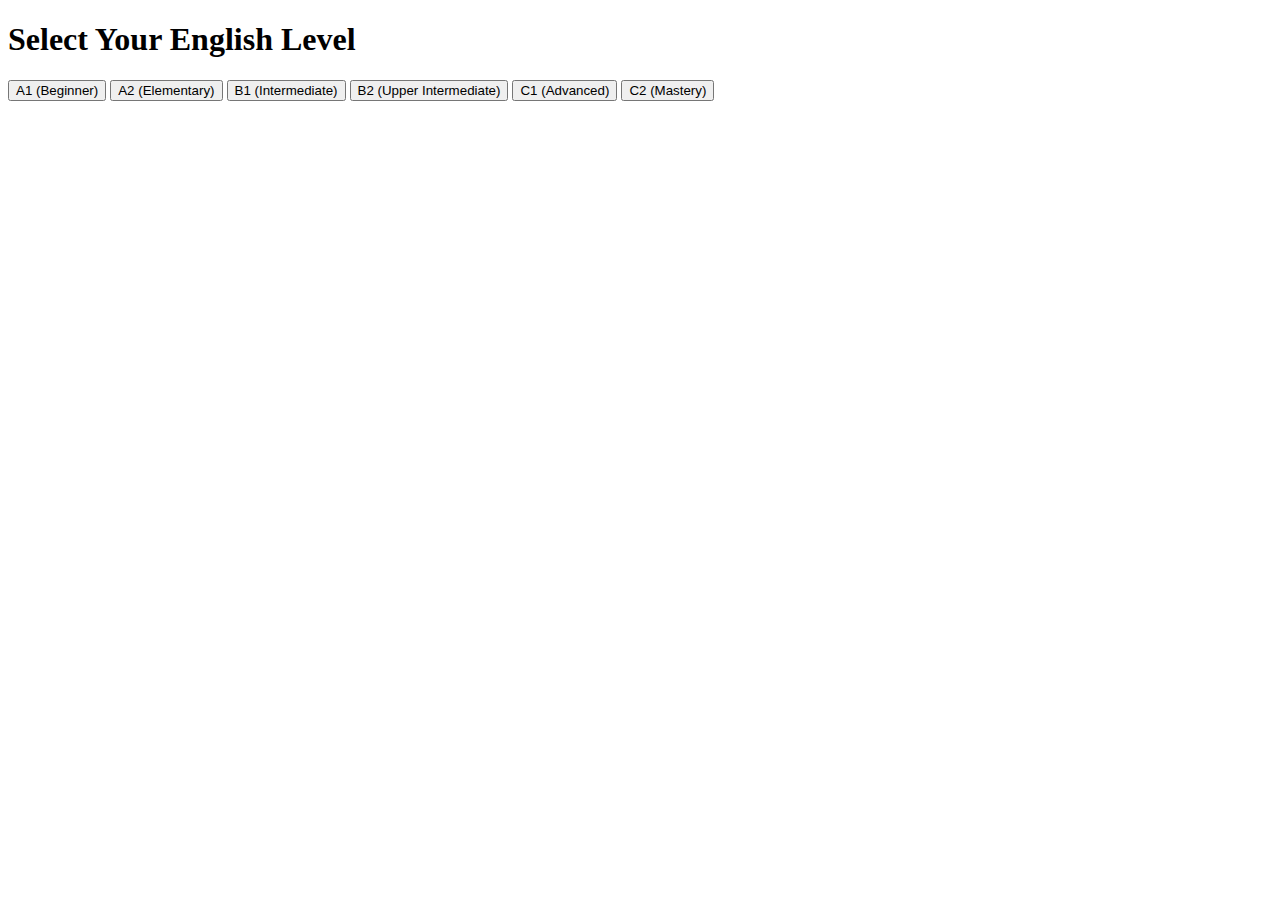
<file: index.html>
<!DOCTYPE html>
<html>
<head>
    <title>English Level Test</title>
</head>
<body>
    <div id="level-selection">
        <h1>Select Your English Level</h1>
        <button onclick="selectLevel('A1')">A1 (Beginner)</button>
        <button onclick="selectLevel('A2')">A2 (Elementary)</button>
        <button onclick="selectLevel('B1')">B1 (Intermediate)</button>
        <button onclick="selectLevel('B2')">B2 (Upper Intermediate)</button>
        <button onclick="selectLevel('C1')">C1 (Advanced)</button>
        <button onclick="selectLevel('C2')">C2 (Mastery)</button>
    </div>

    <div id="test-container" style="display: none;">
        <h2 id="level-display"></h2>
        <div id="questions"></div>
        <button onclick="submitTest()">Submit Test</button>
    </div>

    <div id="results" style="display: none;">
        <h2>Test Results</h2>
        <p id="score-display"></p>
        <p id="recommendation"></p>
        <button id="next-test-btn" onclick="handleNextTest()">Take Next Test</button>
    </div>

    <script>
        let currentTest = null;
        let currentLevel = null;

        async function selectLevel(level) {
            currentLevel = level;
            try {
                const response = await fetch(`/api/test/${level}`);
                currentTest = await response.json();
                displayTest();
            } catch (error) {
                console.error('Error loading test:', error);
                alert('Error loading test. Please try again.');
            }
        }

        function displayTest() {
            document.getElementById('level-selection').style.display = 'none';
            document.getElementById('test-container').style.display = 'block';
            document.getElementById('results').style.display = 'none';
            document.getElementById('level-display').textContent = `Level ${currentLevel} Test`;

            const questionsDiv = document.getElementById('questions');
            questionsDiv.innerHTML = '';

            currentTest.questions.forEach((q, index) => {
                const questionHtml = `
                    <div class="question">
                        <p>${index + 1}. ${q.question}</p>
                        ${q.options.map(option => `
                            <label>
                                <input type="radio" name="q${index}" value="${option}">
                                ${option}
                            </label>
                        `).join('')}
                    </div>
                `;
                questionsDiv.innerHTML += questionHtml;
            });
        }

        async function submitTest() {
            const answers = [];
            currentTest.questions.forEach((q, index) => {
                const selected = document.querySelector(`input[name="q${index}"]:checked`);
                if (!selected) {
                    alert('Please answer all questions!');
                    return;
                }
                answers.push({
                    question: q.question,
                    selected_answer: selected.value
                });
            });

            try {
                const response = await fetch('/api/submit', {
                    method: 'POST',
                    headers: {
                        'Content-Type': 'application/json'
                    },
                    body: JSON.stringify({
                        level: currentLevel,
                        answers: answers
                    })
                });

                const result = await response.json();
                displayResults(result);
            } catch (error) {
                console.error('Error submitting test:', error);
                alert('Error submitting test. Please try again.');
            }
        }

        function displayResults(result) {
            document.getElementById('test-container').style.display = 'none';
            document.getElementById('results').style.display = 'block';
            
            document.getElementById('score-display').textContent = 
                `You scored ${result.score} out of 10`;
            
            const recommendation = document.getElementById('recommendation');
            if (result.stay_current) {
                recommendation.textContent = 
                    `This is your correct level (${currentLevel})`;
                document.getElementById('next-test-btn').style.display = 'none';
            } else {
                recommendation.textContent = 
                    `We recommend you take the ${result.next_level} level test`;
                document.getElementById('next-test-btn').style.display = 'block';
                currentLevel = result.next_level;
            }
        }

        function handleNextTest() {
            selectLevel(currentLevel);
        }
    </script>
</body>
</html>
</file>
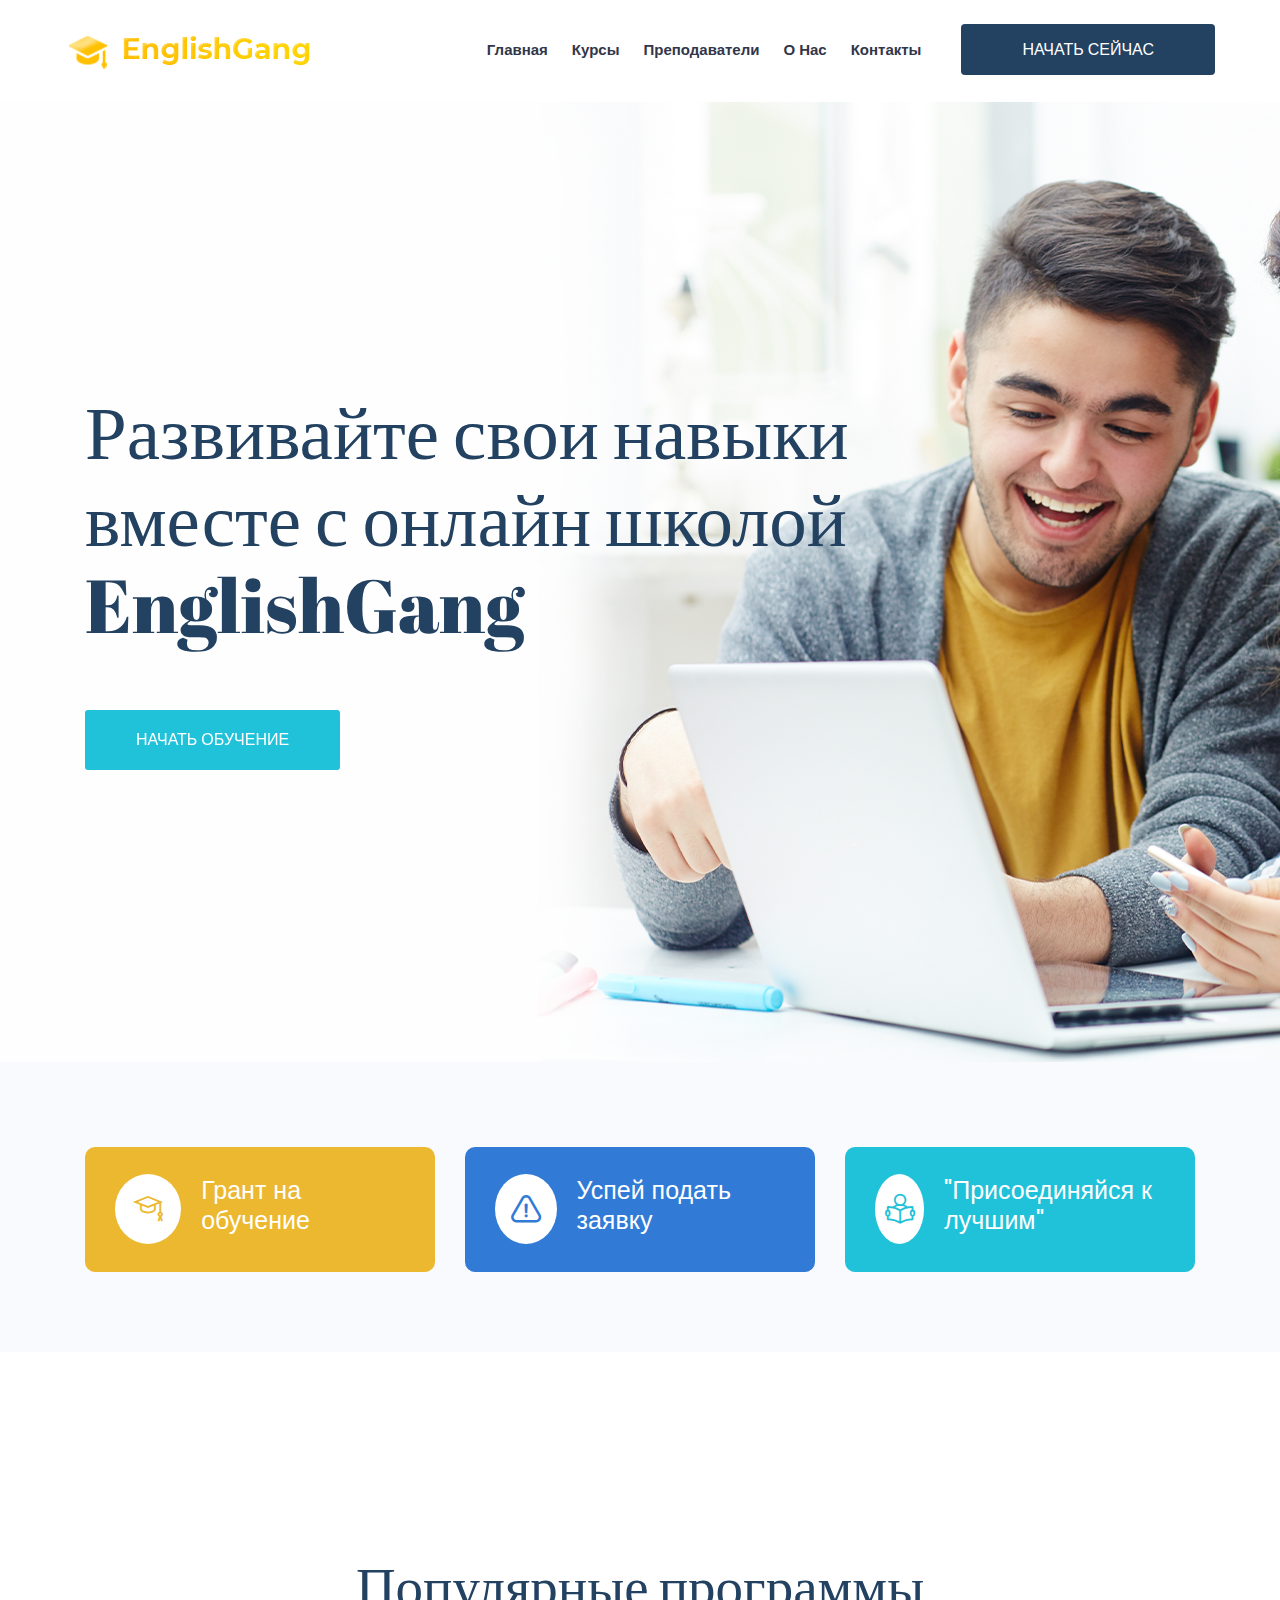
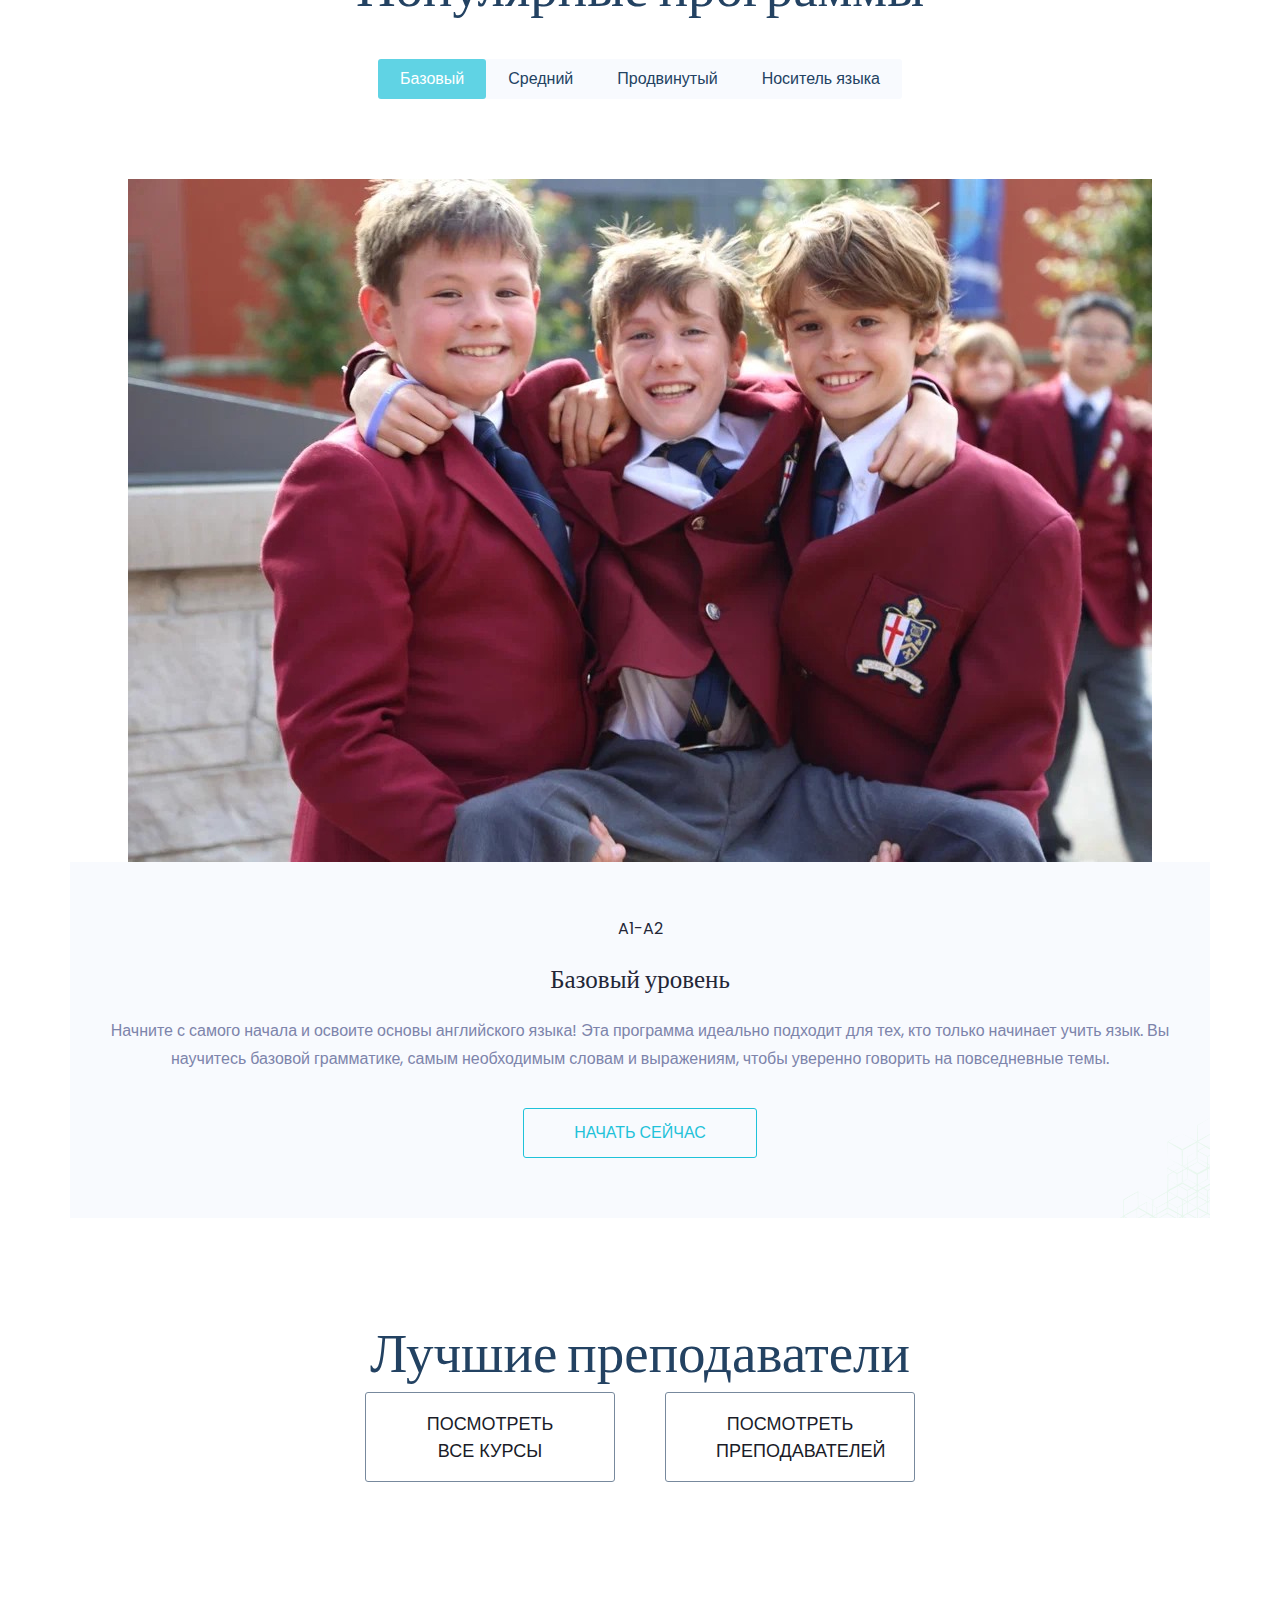
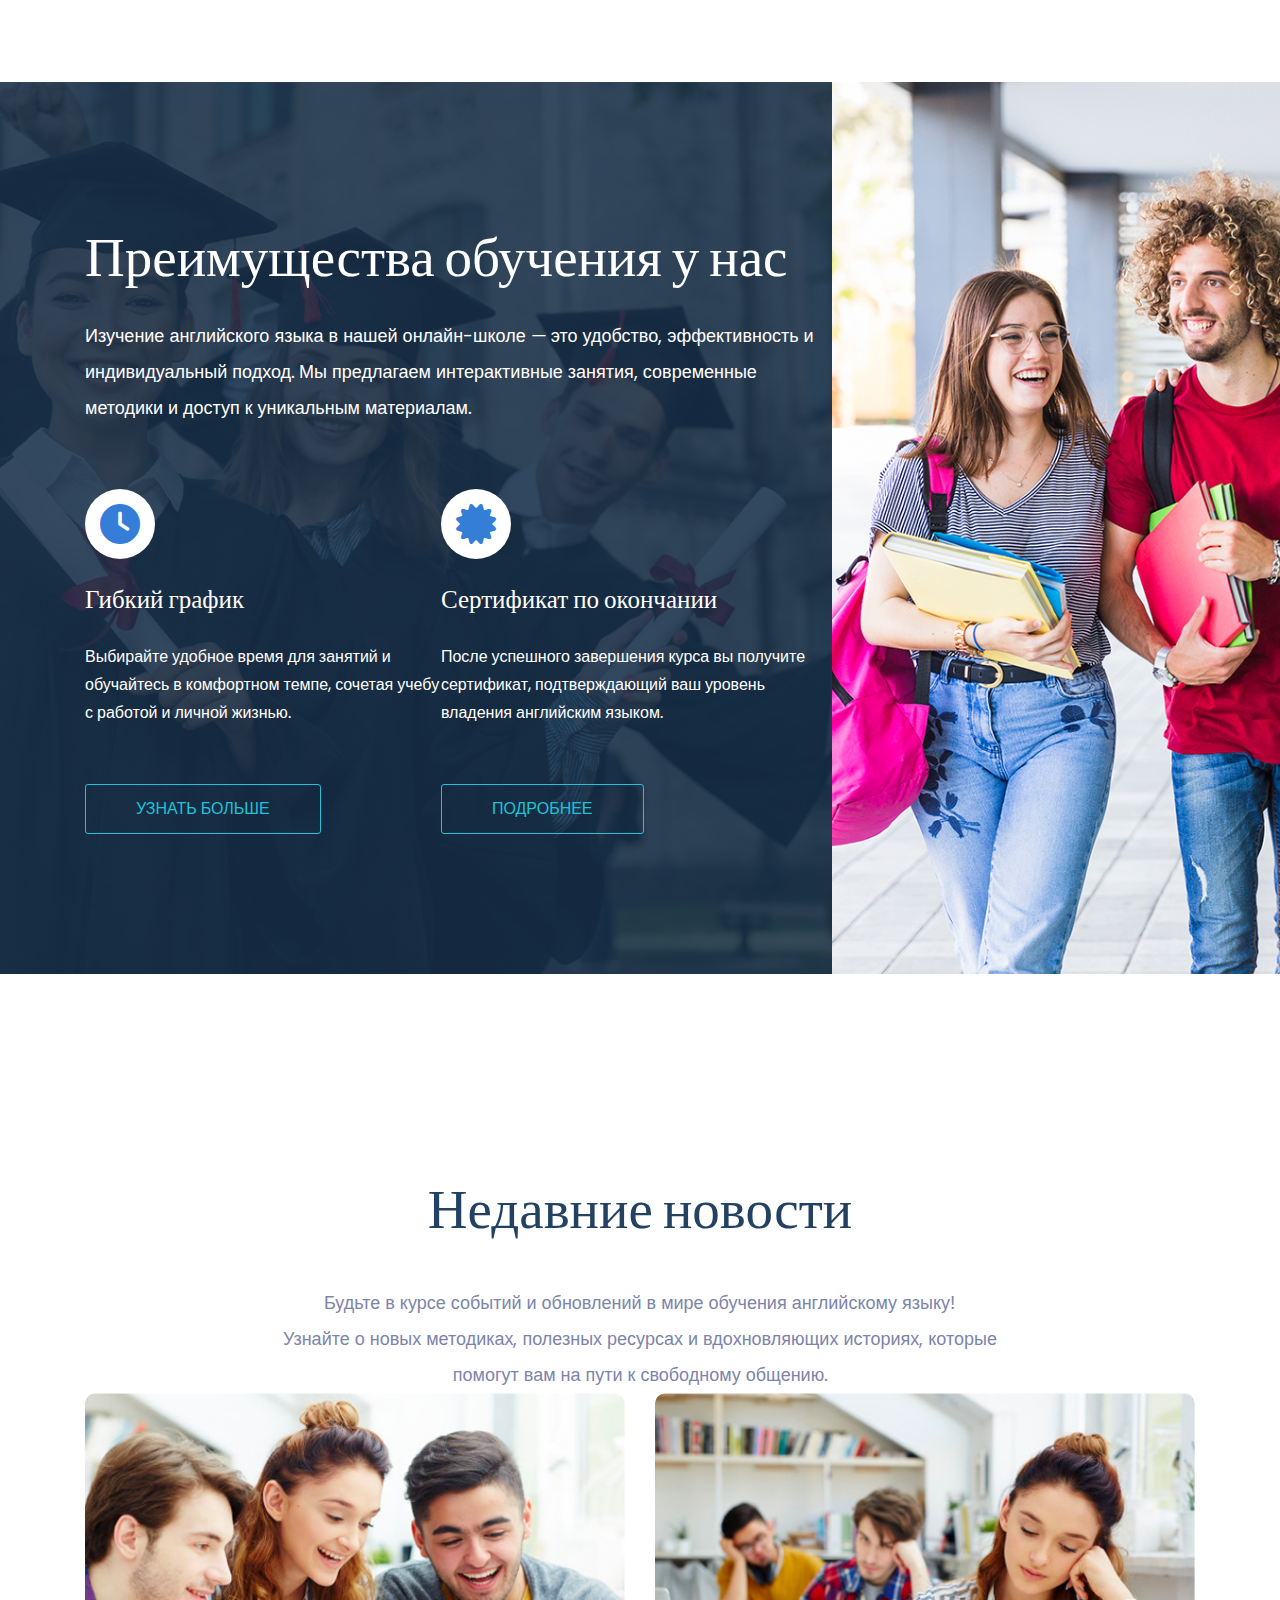
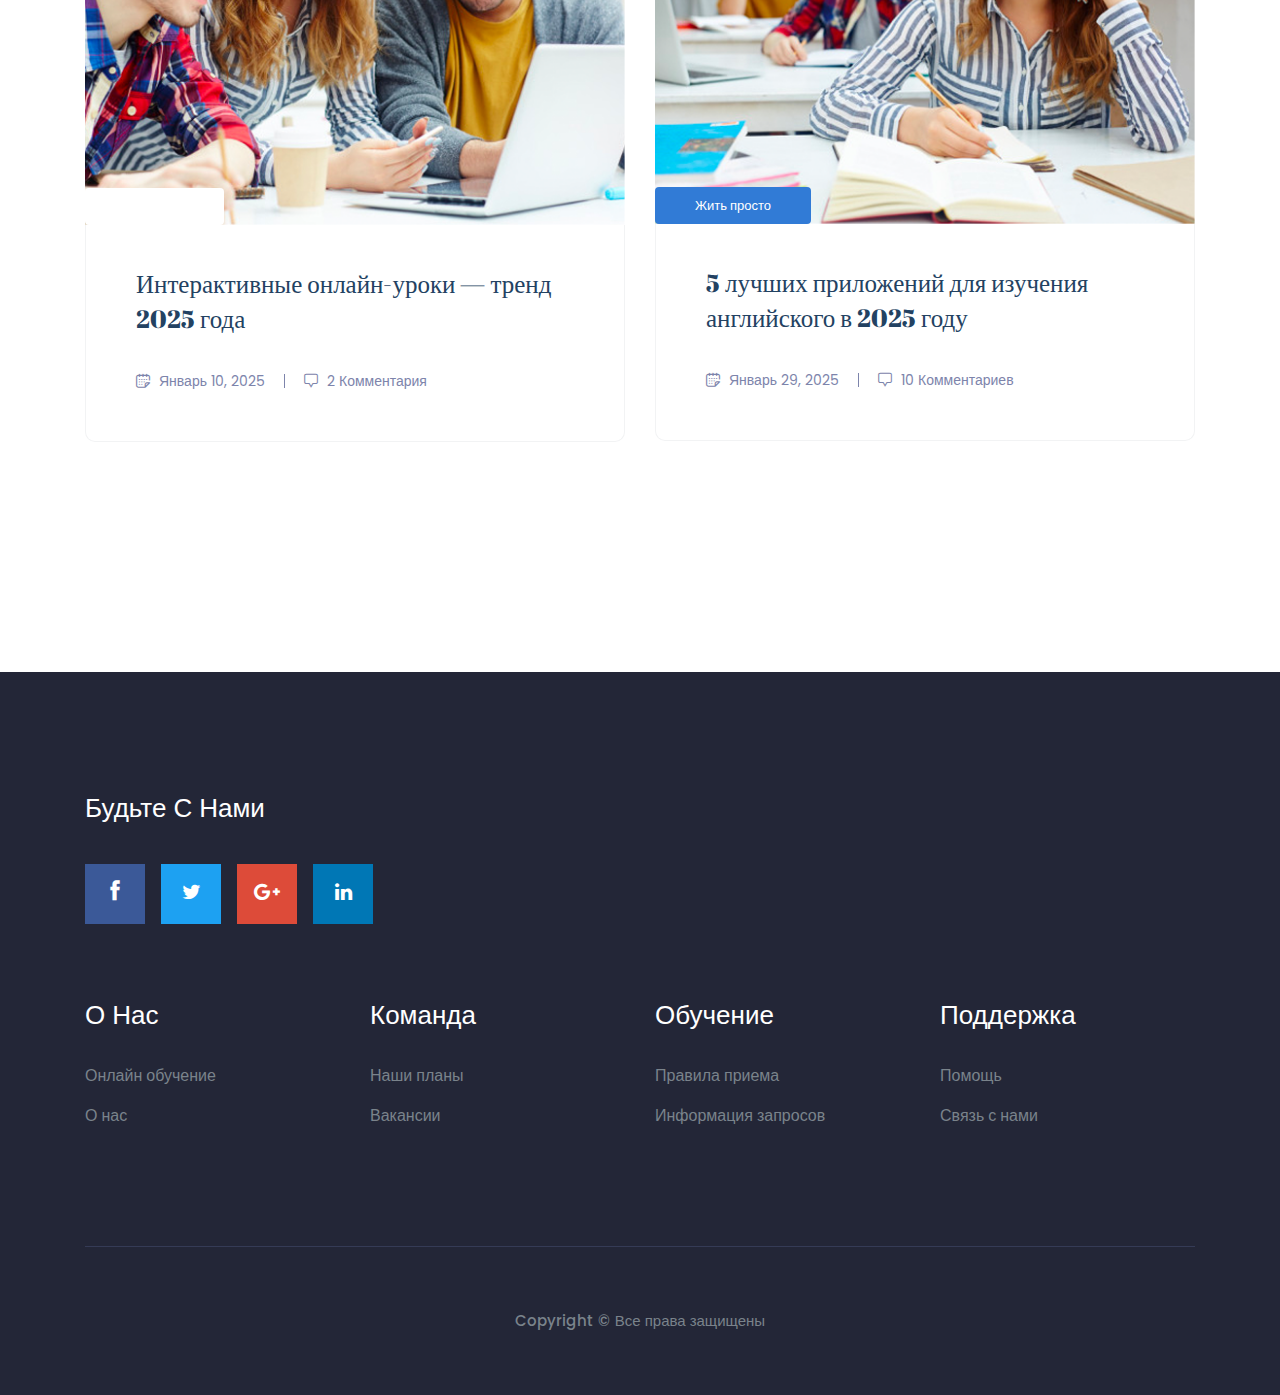
<file: wiser/index.html>
<!doctype html>
<html class="no-js" lang="zxx">

<head>
    <meta charset="utf-8">
    <meta http-equiv="x-ua-compatible" content="ie=edge">
    <title>Education</title>
    <meta name="description" content="">
    <meta name="viewport" content="width=device-width, initial-scale=1">

    <!-- <link rel="manifest" href="site.webmanifest"> -->
    <link rel="shortcut icon" type="image/x-icon" href="img/favicon.png">
    <!-- Place favicon.ico in the root directory -->

    <!-- Подключение Font Awesome -->
    <link rel="stylesheet" href="https://cdnjs.cloudflare.com/ajax/libs/font-awesome/6.0.0-beta3/css/all.min.css">
    <!-- Подключаем Bootstrap CSS -->
    <link rel="stylesheet" href="https://stackpath.bootstrapcdn.com/bootstrap/4.5.2/css/bootstrap.min.css">


    <!-- CSS here -->
    <link rel="stylesheet" href="css/bootstrap.min.css">
    <link rel="stylesheet" href="css/owl.carousel.min.css">
    <link rel="stylesheet" href="css/magnific-popup.css">
    <link rel="stylesheet" href="css/font-awesome.min.css">
    <link rel="stylesheet" href="css/themify-icons.css">
    <link rel="stylesheet" href="css/nice-select.css">
    <link rel="stylesheet" href="css/flaticon.css">
    <link rel="stylesheet" href="css/gijgo.css">
    <link rel="stylesheet" href="css/animate.css">
    <link rel="stylesheet" href="css/slicknav.css">
    <link rel="stylesheet" href="css/style.css">
    <!-- <link rel="stylesheet" href="css/responsive.css"> -->
</head>

<body>
    <!--[if lte IE 9]>
            <p class="browserupgrade">You are using an <strong>outdated</strong> browser. Please <a href="https://browsehappy.com/">upgrade your browser</a> to improve your experience and security.</p>
        <![endif]-->

    <!-- header-start -->
    <div id="header-container"></div>

    <script>
        // Функция для загрузки футера
        fetch('header.html')
            .then(response => response.text())
            .then(data => {
                document.getElementById('header-container').innerHTML = data;
            })
            .catch(error => console.error('Ошибка при загрузке футера:', error));
    </script>
    <!-- header-end -->


    <!-- slider_area_start -->
    <div class="slider_area">
        <div class="slider_active owl-carousel">
            <!-- single_carouse -->
            <div class="single_slider  d-flex align-items-center slider_bg_1">
                <div class="container">
                    <div class="row">
                        <div class="col-xl-12">
                            <div class="slider_text ">
                                <h3>Развивайте свои навыки <br>
                                     вместе с онлайн школой <br>
                                     EnglishGang</h3>
                                <a href="#" class="boxed-btn3">Начать обучение</a>                            </div>
                        </div>
                    </div>
                </div>
            </div>
            <!--/ single_carouse -->
            <!-- single_carouse -->
            <div class="single_slider  d-flex align-items-center slider_bg_2">
                <div class="container">
                    <div class="row">
                        <div class="col-xl-12">
                            <div class="slider_text ">
                                <h3>Освой английский легко и уверенно! <br>
                                Начни прямо сегодня! <br>
                                EnglishGang</h3>
                                <a href="#" class="boxed-btn3">Начать обучение</a>
                            </div>
                        </div>
                    </div>
                </div>
            </div>
            <!--/ single_carouse -->
            <!-- single_carouse -->
            <div class="single_slider  d-flex align-items-center slider_bg_1">
                <div class="container">
                    <div class="row">
                        <div class="col-xl-12">
                            <div class="slider_text ">
                                <h3>Говори свободно! <br>
                                    Учись легко! <br>
                                    EnglishGang</h3>
                                <a href="#" class="boxed-btn3">Начать обучение</a>                            </div>
                        </div>
                    </div>
                </div>
            </div>
            <!--/ single_carouse -->
        </div>
    </div>
    <!-- slider_area_end -->

    <!-- service_area_start  -->
    <div class="service_area gray_bg">
        <div class="container">
            <div class="row justify-content-center ">
                <div class="col-lg-4 col-md-6">
                    <div class="single_service d-flex align-items-center ">
                        <div class="icon">
                            <i class="flaticon-school"></i>
                        </div>
                        <div class="service_info">
                            <h4>Грант на обучение</h4>                        </div>
                    </div>
                </div>
                <div class="col-lg-4 col-md-6">
                    <div class="single_service d-flex align-items-center ">
                        <div class="icon">
                            <i class="flaticon-error"></i>
                        </div>
                        <div class="service_info">
                            <h4>Успей подать заявку</h4>
                
                        </div>
                    </div>
                </div>
                <div class="col-lg-4 col-md-6">
                    <div class="single_service d-flex align-items-center ">
                        <div class="icon">
                            <i class="flaticon-book"></i>
                        </div>
                        <div class="service_info">
                            <h4>"Присоединяйся к лучшим"
                            </h4>                        </div>
                    </div>
                </div>
            </div>
        </div>
    </div>
    <!--/ service_area_start  -->

    <!-- popular_program_area_start  -->
    <div class="popular_program_area section__padding">
        <div class="container">
            <div class="row">
                <div class="col-lg-12">
                    <div class="section_title text-center">
                        <h3>Популярные программы</h3>
                    </div>
                </div>
            </div>
            <div class="row">
                <div class="col-lg-12">
                    <nav class="custom_tabs text-center">
                        <div class="nav" id="nav-tab" role="tablist">
                            <a class="nav-item nav-link active" id="nav-home-tab" data-toggle="tab" href="#nav-home" role="tab" aria-controls="nav-home" aria-selected="true">Базовый                               </a>
                            <a class="nav-item nav-link" id="nav-profile-tab" data-toggle="tab" href="#nav-profile" role="tab" aria-controls="nav-profile" aria-selected="false"> Средний </a>
                            <a class="nav-item nav-link" id="nav-contact-tab" data-toggle="tab" href="#nav-contact" role="tab" aria-controls="nav-contact" aria-selected="false">Продвинутый</a>
                            <a class="nav-item nav-link" id="nav-contact-tab" data-toggle="tab" href="#nav-contact2" role="tab" aria-controls="nav-contact" aria-selected="false">Носитель языка</a>
                        </div>
                    </nav>
                </div>
            </div>
            <div class="tab-content" id="nav-tabContent">
                <div class="tab-pane fade show active" id="nav-home" role="tabpanel" aria-labelledby="nav-home-tab">
                    <div class="row">
                        <div class="course1">
                            <div class="single__program text-center">
                                <div class="program_thumb">
                                    <img src="img/index/A1.jpg" alt="">
                                </div>
                                <div class="program__content">
                                    <span>A1-A2</span>
                                    <h4>Базовый уровень</h4>
                                    <p>Начните с самого начала и освоите основы английского языка! Эта программа идеально подходит для тех, кто только начинает учить язык. Вы научитесь базовой грамматике, самым необходимым словам и выражениям, чтобы уверенно говорить на повседневные темы.</p>
                                    <a href="#" class="boxed-btn5">Начать сейчас</a>
                                </div>
                            </div>
                        </div>
                    </div>
                </div>
                <div class="tab-pane fade" id="nav-profile" role="tabpanel" aria-labelledby="nav-profile-tab">
                    <div class="row">
                        <div class="course1">
                            <div class="single__program text-center">
                                <div class="program_thumb">
                                    <img src="img/index/B1.jpg" alt="">
                                </div>
                                <div class="program__content">
                                    <span>B1-B2</span>
                                    <h4>Средний уровень</h4>
                                    <p>Углубите свои знания и развивайте навыки общения! Эта программа для тех, кто хочет свободно говорить на знакомые темы, понимать фильмы, статьи и уверенно общаться с коллегами или друзьями.</p>
                                    <a href="#" class="boxed-btn5">Начать сейчас</a>
                                </div>
                            </div>
                        </div>
                    </div>
                </div>
                <div class="tab-pane fade" id="nav-contact" role="tabpanel" aria-labelledby="nav-contact-tab">
                    <div class="row">
                        <div class="course1">
                            <div class="single__program text-center">
                                <div class="program_thumb">
                                    <img src="img/index/C1.jpg" alt="">
                                </div>
                                <div class="program__content">
                                    <span>С1</span>
                                    <h4>Продвинуть уровень</h4>
                                    <p>Станьте настоящим экспертом в английском! Эта программа предназначена для тех, кто хочет достичь высоких результатов в языке, говорить как профессионал и использовать сложные конструкции в речи и письме.</p>
                                    <a href="#" class="boxed-btn5">Начать сейчас</a>                                    </div>
                                </div>
                        </div>
                    </div>
                </div>
                <div class="tab-pane fade" id="nav-contact2" role="tabpanel" aria-labelledby="nav-contact-tab">
                    <div class="row">
                        <div class="course1">
                            <div class="single__program text-center">
                                <div class="program_thumb kartinka">
                                    <img src="img/index/Pro.jpg" alt="">
                                </div>
                                <div class="program__content">
                                    <span>С2</span>
                                    <h4>Носитель языка</h4>
                                    <p>Достигните высшего уровня владения английским! Эта программа поможет вам чувствовать себя, как носитель языка, понимать тонкости, сленг и культуру общения. Подходит для самых амбициозных учеников.</p>
                                    <a href="#" class="boxed-btn5">Начать сейчас</a>
                                </div>
                            </div>
                        </div>
                    </div>
                </div>
            </div>
            <div class="row">
                <div class="col-lg-12">
                    <div class="section_title text-center">
                        <h3>Лучшие преподаватели</h3>
                    </div>
                </div>
            </div>    
            <div class="row justify-content-center">
                <div class="col-auto">
                    <div class="course_all_btn">
                        <a href="Courses.html" class="boxed-btn4">Посмотреть все курсы</a>
                    </div>
                </div>
                <div class="col-auto">
                    <div class="course_all_btn">
                        <a href="Teachers.html" class="boxed-btn4">Посмотреть преподавателей</a>
                    </div>
                </div>
            </div>
        </div> 

    </div>
    <!-- popular_program_area_end -->

    <!-- latest_coures_area_start  -->
    <div class="latest_coures_area">
        <div class="latest_coures_inner">
            <div class="container">
                <div class="row">
                    <div class="col-lg-8">
                        <div class="coures_info">
                            <div class="section_title white_text">
                                <h3>Преимущества обучения у нас</h3>
                                <p>Изучение английского языка в нашей онлайн-школе — это удобство, эффективность и индивидуальный подход. Мы предлагаем интерактивные занятия, современные методики и доступ к уникальным материалам.</p>
                            </div>
                            <div class="coures_wrap d-flex">
                                <div class="single_wrap">
                                    <div class="icon">
                                        <i class="fas fa-clock"></i>
                                    </div>
                                    <h4>Гибкий график</h4>
                                    <p>Выбирайте удобное время для занятий и обучайтесь в комфортном темпе, сочетая учебу с работой и личной жизнью.</p>
                                    <a class="boxed-btn5">Узнать больше</a>
                                </div>
                                <div class="single_wrap">
                                    <div class="icon"> 
                                        <i class="fas fa-certificate"></i>
                                    </div>
                                    <h4>Сертификат по окончании</h4>
                                    <p>После успешного завершения курса вы получите сертификат, подтверждающий ваш уровень владения английским языком.</p>
                                    <a class="boxed-btn5">Подробнее</a>
                                </div>
                            </div>    
                        </div>
                    </div>
                </div>
            </div>
        </div>
    </div>
    <!--/ latest_coures_area_end -->


    <!-- recent_news_area_start  -->
    <div class="recent_news_area section__padding">
        <div class="container">
            <div class="row justify-content-center">
                <div class="col-lg-8 col-md-11">
                    <div class="section_title text-center mb-10">
                        <h3 class="mb-45">Недавние новости</h3>
                        <p>Будьте в курсе событий и обновлений в мире обучения английскому языку!<br>
                            Узнайте о новых методиках, полезных ресурсах и вдохновляющих историях, которые помогут вам на пути к свободному общению.</p>
                    </div>
                </div>
            </div>
            <div class="row">
                <div class="col-md-6">
                    <div class="single__news">
                        <div class="thumb">
                            <a>
                                <img src="img/news/1.png" alt="">
                            </a>
                            <span class="badge">Обучение</span>
                        </div>
                        <div class="news_info">
                            <a>
                                <h4>Интерактивные онлайн-уроки — тренд 2025 года</h4>
                            </a>
                            <p class="d-flex align-items-center"> <span><i class="flaticon-calendar-1"></i> Январь 10, 2025</span> 
                            
                            <span> <i class="flaticon-comment"></i> 2 Комментария </span>
                            </p>
                        </div>
                    </div>
                </div>
                <div class="col-md-6">
                    <div class="single__news">
                        <div class="thumb">
                            <a>
                                <img src="img/news/2.png" alt="">
                            </a>
                            <span class="badge bandge_2">Жить просто</span>
                        </div>
                        <div class="news_info">
                            <a>
                                <h4>5 лучших приложений для изучения английского в 2025 году</h4>
                            </a>
                            <p class="d-flex align-items-center"> <span><i class="flaticon-calendar-1"></i> Январь 29, 2025</span> 
                            
                            <span> <i class="flaticon-comment"></i> 10 Комментариев</span>
                            </p>
                        </div>
                    </div>
                </div>
            </div>
        </div>
    </div>
    <!-- recent_news_area_end  -->

    <!-- footer start -->
    <div id="footer-container"></div>

    <script>
        // Функция для загрузки футера
        fetch('footer.html')
            .then(response => response.text())
            .then(data => {
                document.getElementById('footer-container').innerHTML = data;
            })
            .catch(error => console.error('Ошибка при загрузке футера:', error));
    </script>
    <!-- footer end  -->



    <!-- JS here -->
    <script src="js/vendor/modernizr-3.5.0.min.js"></script>
    <script src="js/vendor/jquery-1.12.4.min.js"></script>
    <script src="js/popper.min.js"></script>
    <script src="js/bootstrap.min.js"></script>
    <script src="js/owl.carousel.min.js"></script>
    <script src="js/isotope.pkgd.min.js"></script>
    <script src="js/ajax-form.js"></script>
    <script src="js/waypoints.min.js"></script>
    <script src="js/jquery.counterup.min.js"></script>
    <script src="js/imagesloaded.pkgd.min.js"></script>
    <script src="js/scrollIt.js"></script>
    <script src="js/jquery.scrollUp.min.js"></script>
    <script src="js/wow.min.js"></script>
    <script src="js/nice-select.min.js"></script>
    <script src="js/jquery.slicknav.min.js"></script>
    <script src="js/jquery.magnific-popup.min.js"></script>
    <script src="js/plugins.js"></script>
    <script src="js/gijgo.min.js"></script>

    <!--contact js-->
    <script src="js/contact.js"></script>
    <script src="js/jquery.ajaxchimp.min.js"></script>
    <script src="js/jquery.form.js"></script>
    <script src="js/jquery.validate.min.js"></script>
    <script src="js/mail-script.js"></script>

    <script src="js/main.js"></script>

</body>

</html>
</file>
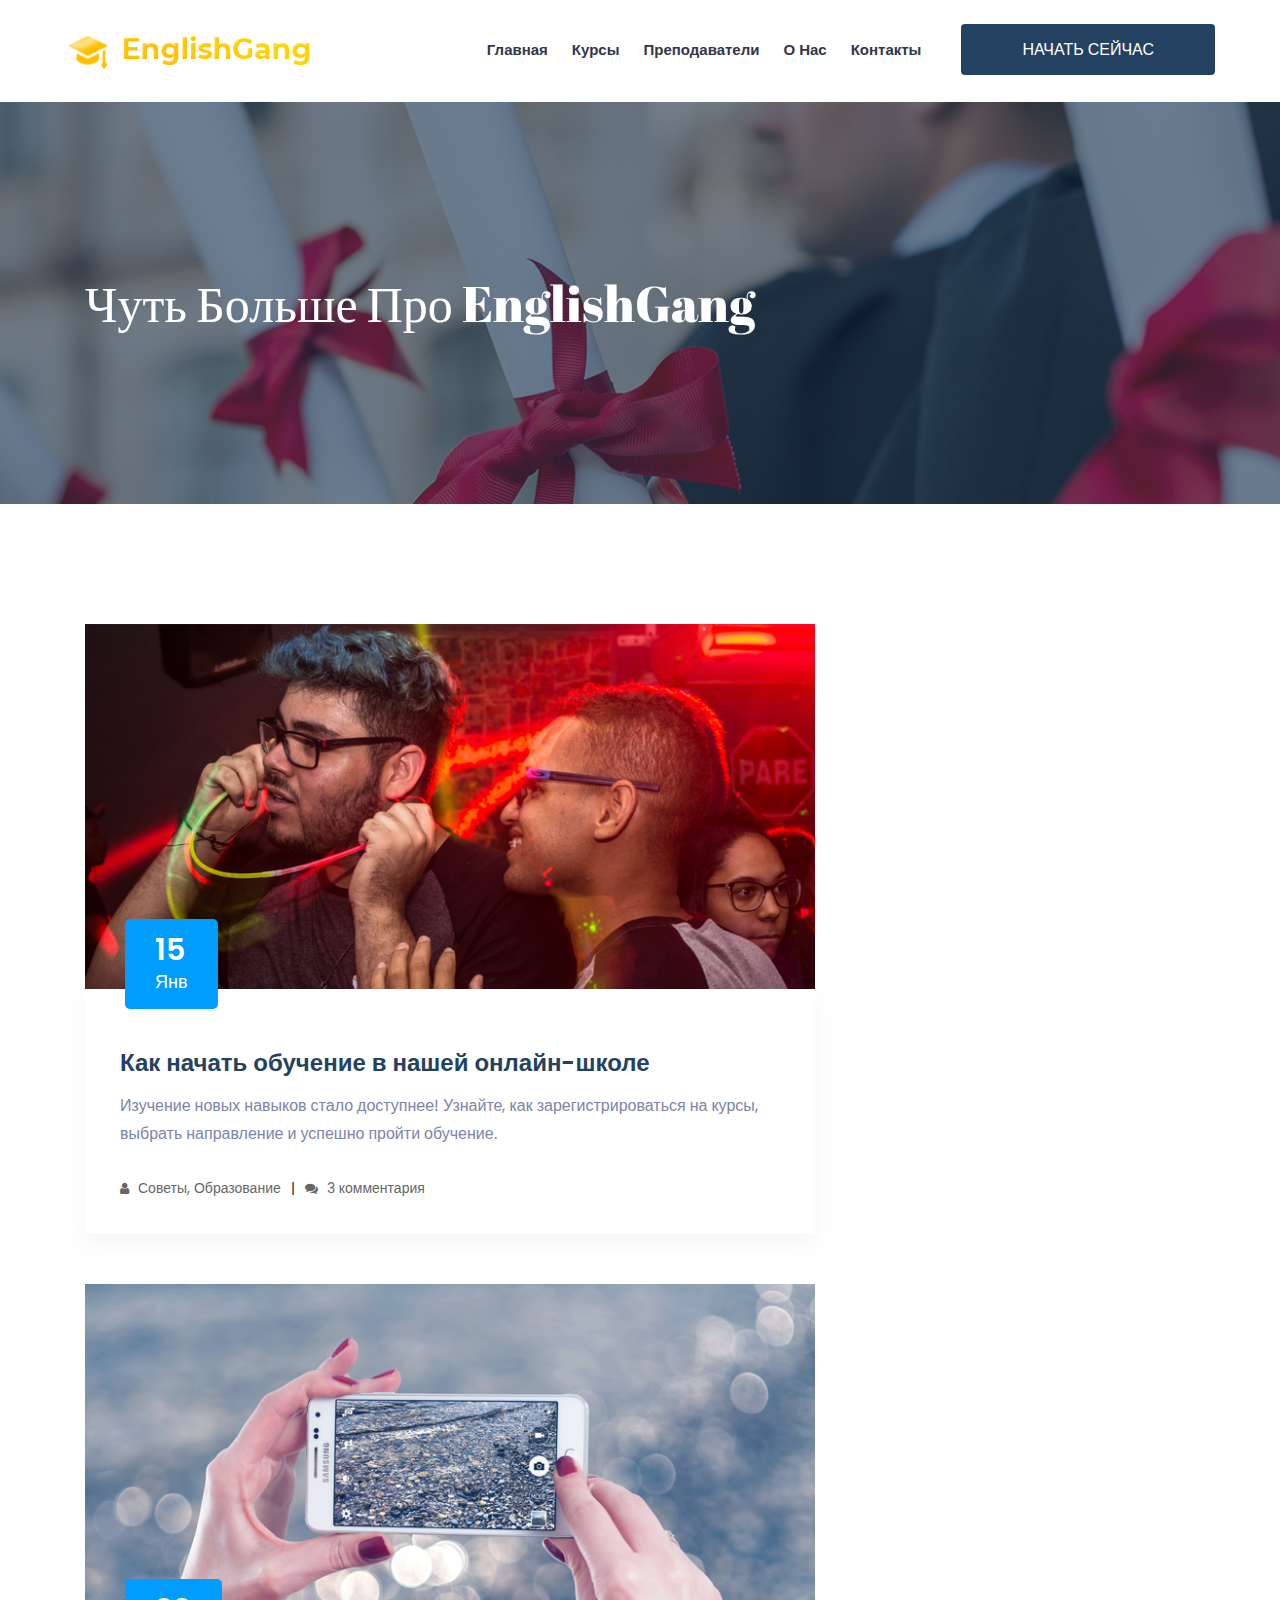
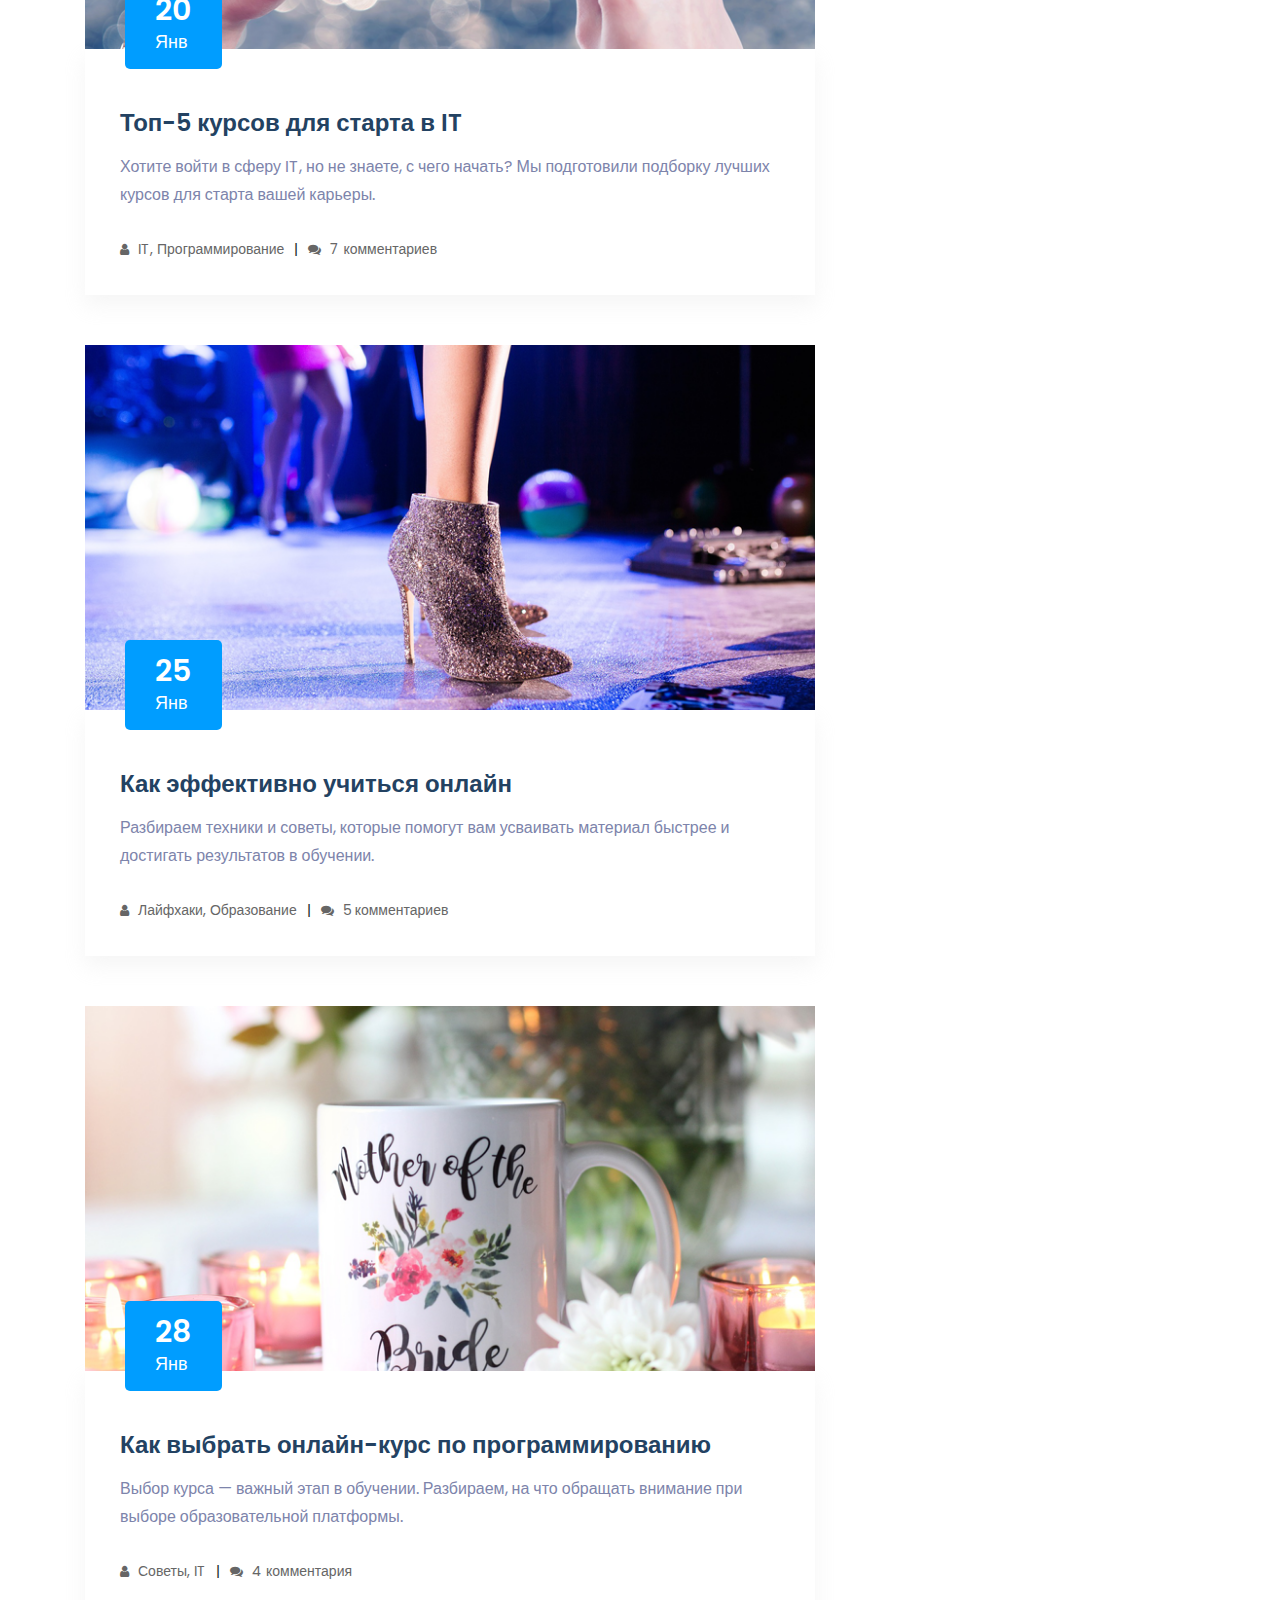
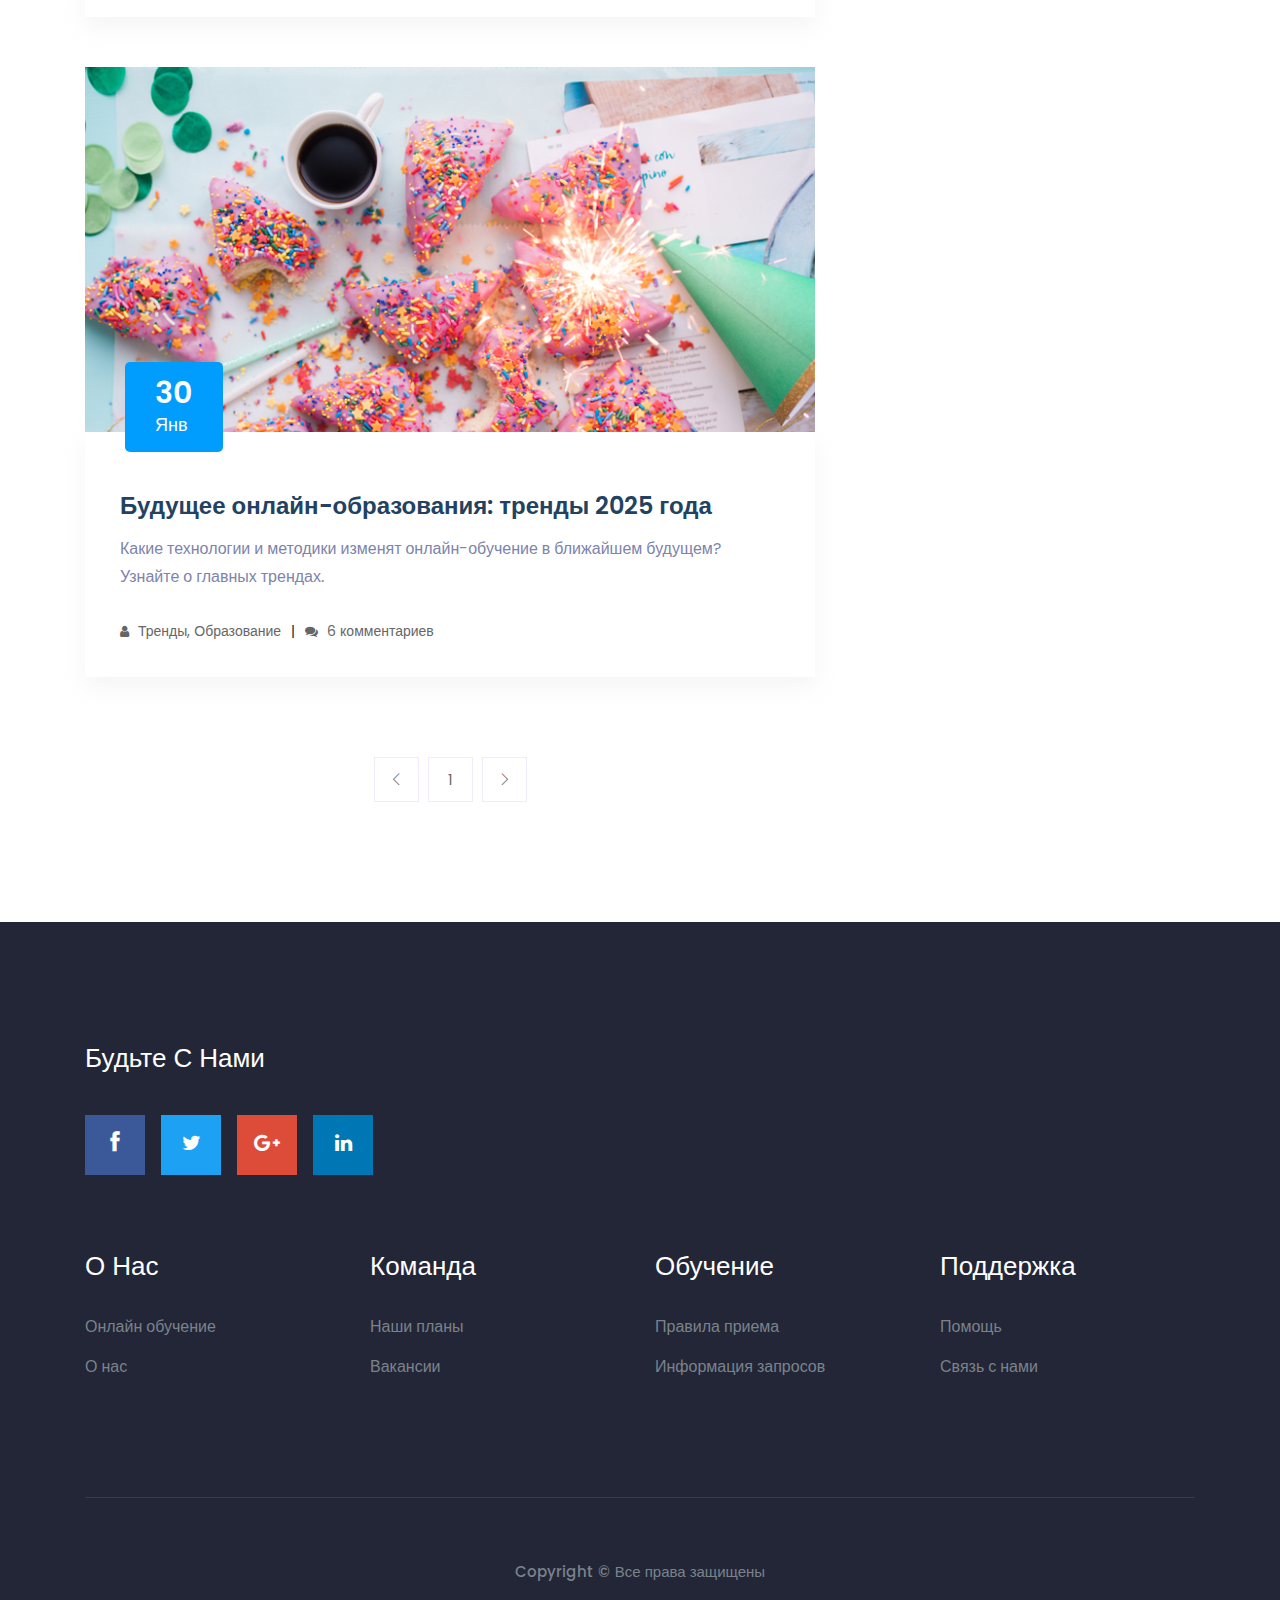
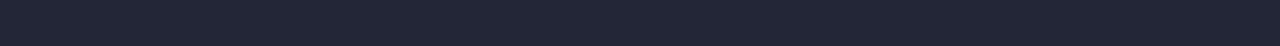
<file: wiser/blog.html>
<!doctype html>
<html class="no-js" lang="zxx">

<head>
    <meta charset="utf-8">
    <meta http-equiv="x-ua-compatible" content="ie=edge">
    <title>EnglishGang | О нас</title>
    <meta name="description" content="">
    <meta name="viewport" content="width=device-width, initial-scale=1">

    <!-- <link rel="manifest" href="site.webmanifest"> -->
    <link rel="shortcut icon" type="image/x-icon" href="img/favicon.png">
    <!-- Place favicon.ico in the root directory -->

    <!-- CSS here -->
    <link rel="stylesheet" href="css/bootstrap.min.css">
    <link rel="stylesheet" href="css/owl.carousel.min.css">
    <link rel="stylesheet" href="css/magnific-popup.css">
    <link rel="stylesheet" href="css/font-awesome.min.css">
    <link rel="stylesheet" href="css/themify-icons.css">
    <link rel="stylesheet" href="css/nice-select.css">
    <link rel="stylesheet" href="css/flaticon.css">
    <link rel="stylesheet" href="css/gijgo.css">
    <link rel="stylesheet" href="css/animate.css">
    <link rel="stylesheet" href="css/slicknav.css">
    <link rel="stylesheet" href="css/style.css">
    <!-- <link rel="stylesheet" href="css/responsive.css"> -->
</head>

<body>
    <!--[if lte IE 9]>
            <p class="browserupgrade">You are using an <strong>outdated</strong> browser. Please <a href="https://browsehappy.com/">upgrade your browser</a> to improve your experience and security.</p>
        <![endif]-->


    <!-- header-start -->
    <div id="header-container"></div>

    <script>
        // Функция для загрузки футера
        fetch('header.html')
            .then(response => response.text())
            .then(data => {
                document.getElementById('header-container').innerHTML = data;
            })
            .catch(error => console.error('Ошибка при загрузке футера:', error));
    </script>
    <!-- header-end -->
  
    <!-- bradcam_area_start  -->
    <div class="bradcam_area breadcam_bg">
        <div class="container">
            <div class="row">
                <div class="col-xl-12">
                    <div class="bradcam_text">
                        <h3>Чуть больше про EnglishGang</h3>
                    </div>
                </div>
            </div>
        </div>
    </div>
    <!-- bradcam_area_end  -->


<!--================Блог Онлайн-Школы =================-->
<section class="blog_area section-padding">
    <div class="container">
        <div class="row">
            <div class="col-lg-8 mb-5 mb-lg-0">
                <div class="blog_left_sidebar">
                    <article class="blog_item">
                        <div class="blog_item_img">
                            <img class="card-img rounded-0" src="img/blog/single_blog_1.png" alt="">
                            <a href="#" class="blog_item_date">
                                <h3>15</h3>
                                <p>Янв</p>
                            </a>
                        </div>

                        <div class="blog_details">
                            <a class="d-inline-block" href="single-blog.html">
                                <h2>Как начать обучение в нашей онлайн-школе</h2>
                            </a>
                            <p>Изучение новых навыков стало доступнее! Узнайте, как зарегистрироваться на курсы, выбрать направление и успешно пройти обучение.</p>
                            <ul class="blog-info-link">
                                <li><a href="#"><i class="fa fa-user"></i> Советы, Образование</a></li>
                                <li><a href="#"><i class="fa fa-comments"></i> 3 комментария</a></li>
                            </ul>
                        </div>
                    </article>

                    <article class="blog_item">
                        <div class="blog_item_img">
                            <img class="card-img rounded-0" src="img/blog/single_blog_2.png" alt="">
                            <a href="#" class="blog_item_date">
                                <h3>20</h3>
                                <p>Янв</p>
                            </a>
                        </div>

                        <div class="blog_details">
                            <a class="d-inline-block" href="single-blog.html">
                                <h2>Топ-5 курсов для старта в IT</h2>
                            </a>
                            <p>Хотите войти в сферу IT, но не знаете, с чего начать? Мы подготовили подборку лучших курсов для старта вашей карьеры.</p>
                            <ul class="blog-info-link">
                                <li><a href="#"><i class="fa fa-user"></i> IT, Программирование</a></li>
                                <li><a href="#"><i class="fa fa-comments"></i> 7 комментариев</a></li>
                            </ul>
                        </div>
                    </article>

                    <article class="blog_item">
                        <div class="blog_item_img">
                            <img class="card-img rounded-0" src="img/blog/single_blog_3.png" alt="">
                            <a href="#" class="blog_item_date">
                                <h3>25</h3>
                                <p>Янв</p>
                            </a>
                        </div>

                        <div class="blog_details">
                            <a class="d-inline-block" href="single-blog.html">
                                <h2>Как эффективно учиться онлайн</h2>
                            </a>
                            <p>Разбираем техники и советы, которые помогут вам усваивать материал быстрее и достигать результатов в обучении.</p>
                            <ul class="blog-info-link">
                                <li><a href="#"><i class="fa fa-user"></i> Лайфхаки, Образование</a></li>
                                <li><a href="#"><i class="fa fa-comments"></i> 5 комментариев</a></li>
                            </ul>
                        </div>
                    </article>

                    <article class="blog_item">
                        <div class="blog_item_img">
                            <img class="card-img rounded-0" src="img/blog/single_blog_4.png" alt="">
                            <a href="#" class="blog_item_date">
                                <h3>28</h3>
                                <p>Янв</p>
                            </a>
                        </div>

                        <div class="blog_details">
                            <a class="d-inline-block" href="single-blog.html">
                                <h2>Как выбрать онлайн-курс по программированию</h2>
                            </a>
                            <p>Выбор курса — важный этап в обучении. Разбираем, на что обращать внимание при выборе образовательной платформы.</p>
                            <ul class="blog-info-link">
                                <li><a href="#"><i class="fa fa-user"></i> Советы, IT</a></li>
                                <li><a href="#"><i class="fa fa-comments"></i> 4 комментария</a></li>
                            </ul>
                        </div>
                    </article>

                    <article class="blog_item">
                        <div class="blog_item_img">
                            <img class="card-img rounded-0" src="img/blog/single_blog_5.png" alt="">
                            <a href="#" class="blog_item_date">
                                <h3>30</h3>
                                <p>Янв</p>
                            </a>
                        </div>

                        <div class="blog_details">
                            <a class="d-inline-block" href="single-blog.html">
                                <h2>Будущее онлайн-образования: тренды 2025 года</h2>
                            </a>
                            <p>Какие технологии и методики изменят онлайн-обучение в ближайшем будущем? Узнайте о главных трендах.</p>
                            <ul class="blog-info-link">
                                <li><a href="#"><i class="fa fa-user"></i> Тренды, Образование</a></li>
                                <li><a href="#"><i class="fa fa-comments"></i> 6 комментариев</a></li>
                            </ul>
                        </div>
                    </article>

                    <nav class="blog-pagination justify-content-center d-flex">
                        <ul class="pagination">
                            <li class="page-item">
                                <a href="#" class="page-link" aria-label="Назад">
                                    <i class="ti-angle-left"></i>
                                </a>
                            </li>
                            <li class="page-item">
                                <a href="#" class="page-link">1</a>
                            </li>
                            <li class="page-item">
                                <a href="#" class="page-link" aria-label="Вперед">
                                    <i class="ti-angle-right"></i>
                                </a>
                            </li>
                        </ul>
                    </nav>
                </div>
            </div>
        </div>
    </div>
</section>

    <!--================Blog Area =================-->

    <!-- footer start -->
    <div id="footer-container"></div>

    <script>
        // Функция для загрузки футера
        fetch('footer.html')
            .then(response => response.text())
            .then(data => {
                document.getElementById('footer-container').innerHTML = data;
            })
            .catch(error => console.error('Ошибка при загрузке футера:', error));
    </script>
    <!-- footer end  -->

    <!-- JS here -->
    <script src="js/vendor/modernizr-3.5.0.min.js"></script>
    <script src="js/vendor/jquery-1.12.4.min.js"></script>
    <script src="js/popper.min.js"></script>
    <script src="js/bootstrap.min.js"></script>
    <script src="js/owl.carousel.min.js"></script>
    <script src="js/isotope.pkgd.min.js"></script>
    <script src="js/ajax-form.js"></script>
    <script src="js/waypoints.min.js"></script>
    <script src="js/jquery.counterup.min.js"></script>
    <script src="js/imagesloaded.pkgd.min.js"></script>
    <script src="js/scrollIt.js"></script>
    <script src="js/jquery.scrollUp.min.js"></script>
    <script src="js/wow.min.js"></script>
    <script src="js/nice-select.min.js"></script>
    <script src="js/jquery.slicknav.min.js"></script>
    <script src="js/jquery.magnific-popup.min.js"></script>
    <script src="js/plugins.js"></script>
    <script src="js/gijgo.min.js"></script>

    <!--contact js-->
    <script src="js/contact.js"></script>
    <script src="js/jquery.ajaxchimp.min.js"></script>
    <script src="js/jquery.form.js"></script>
    <script src="js/jquery.validate.min.js"></script>
    <script src="js/mail-script.js"></script>

    <script src="js/main.js"></script>
    <script>
        $('#datepicker').datepicker({
            iconsLibrary: 'fontawesome',
            icons: {
             rightIcon: '<span class="fa fa-caret-down"></span>'
         }
        });
        $('#datepicker2').datepicker({
            iconsLibrary: 'fontawesome',
            icons: {
             rightIcon: '<span class="fa fa-caret-down"></span>'
         }

        });
    </script>
</body>
</html>
</file>
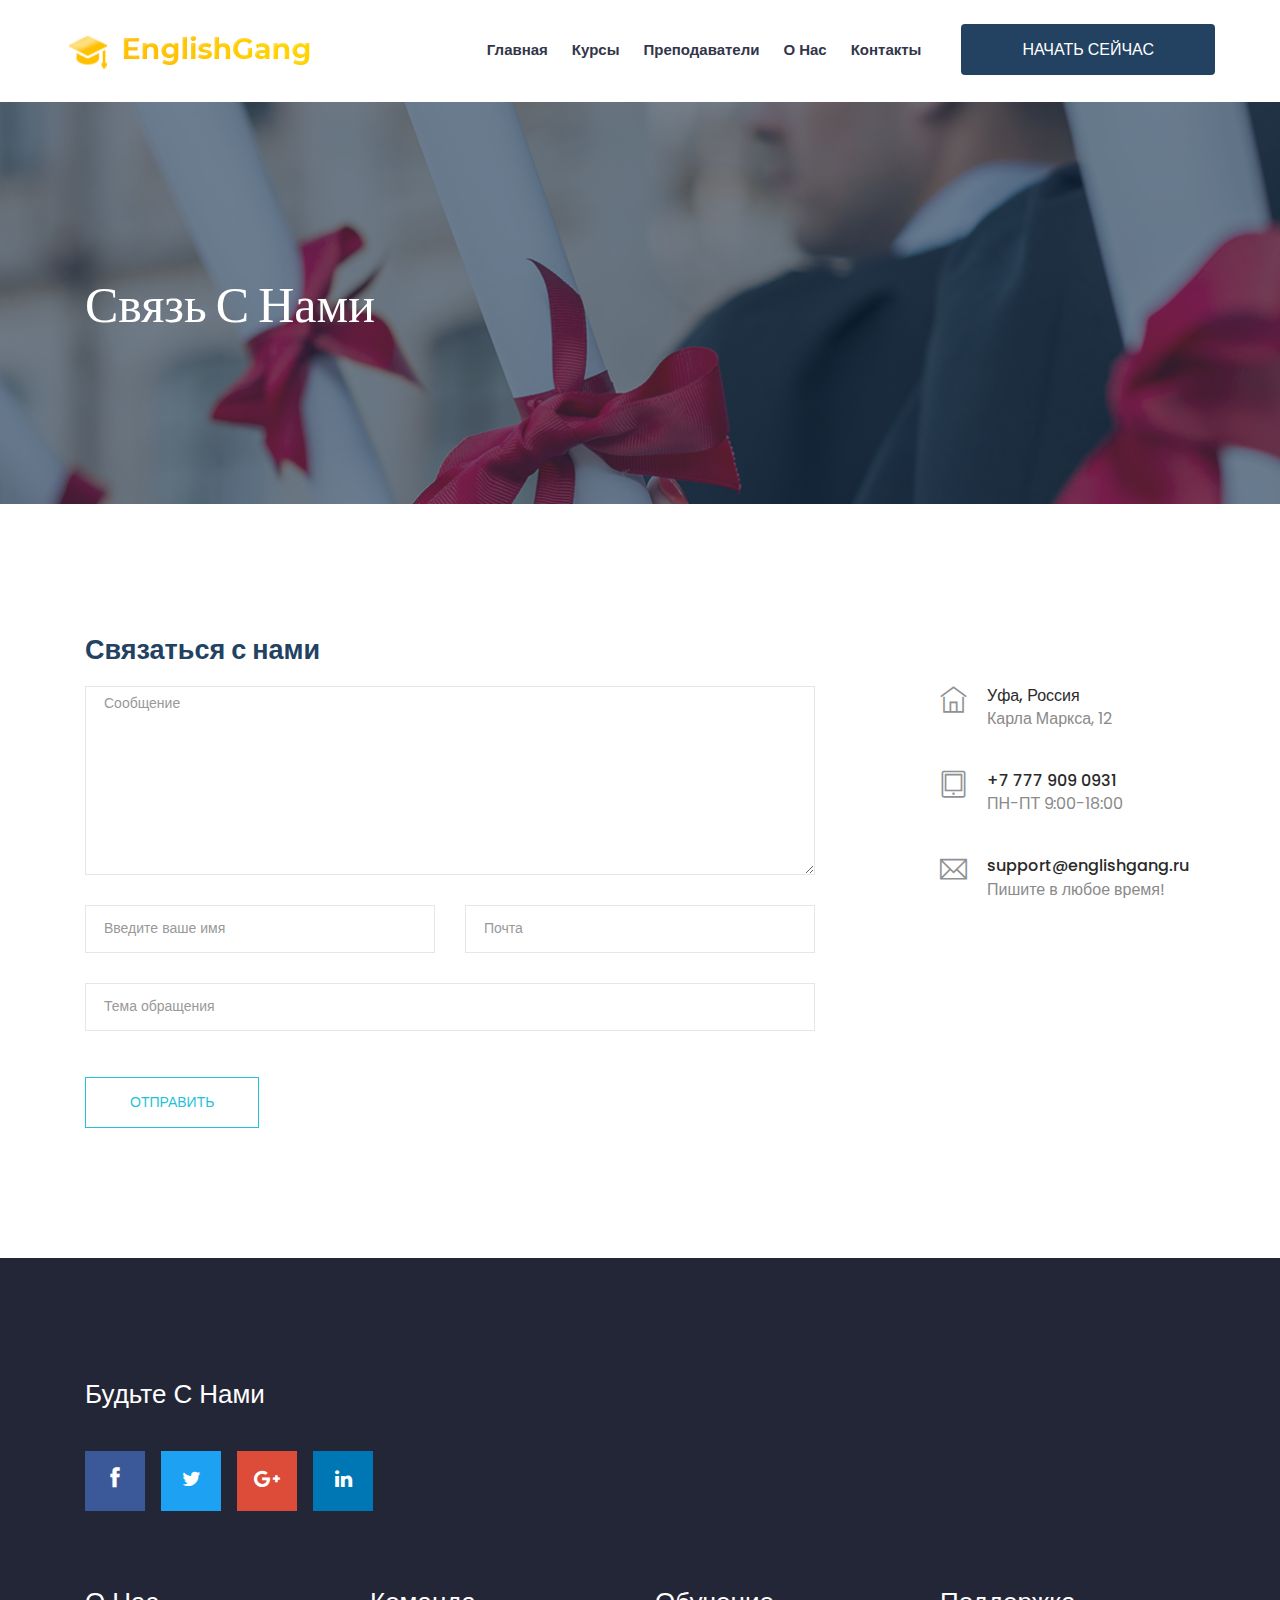
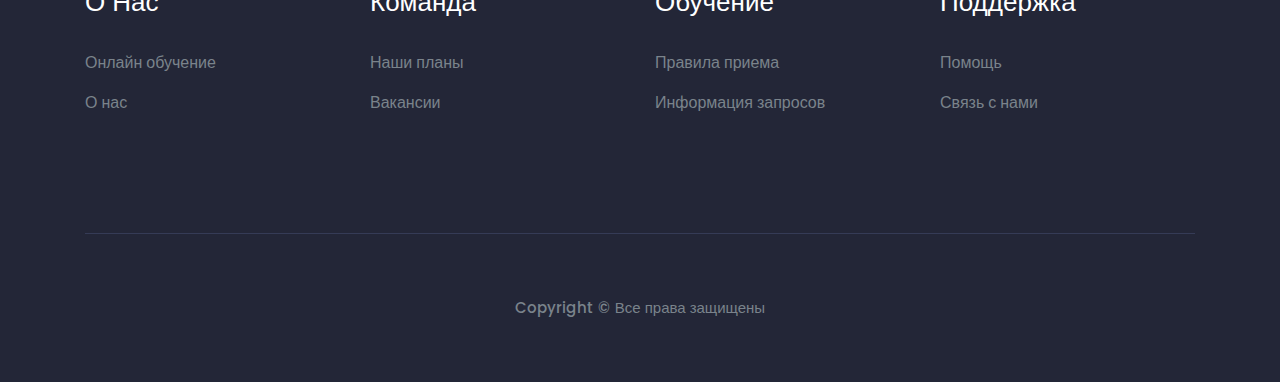
<file: wiser/contact.html>
<!doctype html>
<html class="no-js" lang="zxx">

<head>
    <meta charset="utf-8">
    <meta http-equiv="x-ua-compatible" content="ie=edge">
    <title>Education</title>
    <meta name="description" content="">
    <meta name="viewport" content="width=device-width, initial-scale=1">

    <!-- <link rel="manifest" href="site.webmanifest"> -->
    <link rel="shortcut icon" type="image/x-icon" href="img/favicon.png">
    <!-- Place favicon.ico in the root directory -->

    <!-- CSS here -->
    <link rel="stylesheet" href="css/bootstrap.min.css">
    <link rel="stylesheet" href="css/owl.carousel.min.css">
    <link rel="stylesheet" href="css/magnific-popup.css">
    <link rel="stylesheet" href="css/font-awesome.min.css">
    <link rel="stylesheet" href="css/themify-icons.css">
    <link rel="stylesheet" href="css/nice-select.css">
    <link rel="stylesheet" href="css/flaticon.css">
    <link rel="stylesheet" href="css/gijgo.css">
    <link rel="stylesheet" href="css/animate.css">
    <link rel="stylesheet" href="css/slicknav.css">
    <link rel="stylesheet" href="css/style.css">
    <!-- <link rel="stylesheet" href="css/responsive.css"> -->
</head>

<body>
    <!--[if lte IE 9]>
            <p class="browserupgrade">You are using an <strong>outdated</strong> browser. Please <a href="https://browsehappy.com/">upgrade your browser</a> to improve your experience and security.</p>
        <![endif]-->

        <!-- header-start -->
        <div id="header-container"></div>

        <script>
            // Функция для загрузки футера
            fetch('header.html')
                .then(response => response.text())
                .then(data => {
                    document.getElementById('header-container').innerHTML = data;
                })
                .catch(error => console.error('Ошибка при загрузке футера:', error));
        </script>
        <!-- header-end -->
   
  
    <!-- bradcam_area_start  -->
    <div class="bradcam_area breadcam_bg">
        <div class="container">
            <div class="row">
                <div class="col-xl-12">
                    <div class="bradcam_text">
                        <h3>Связь с нами</h3>
                    </div>
                </div>
            </div>
        </div>
    </div>
    <!-- bradcam_area_end  -->

    <!-- ================ contact section start ================= -->
    <section class="contact-section">
            <div class="container">  
                <div class="row">
                    <div class="col-12">
                        <h2 class="contact-title">Связаться с нами</h2>
                    </div>
                    <div class="col-lg-8">
                        <form class="form-contact contact_form" action="contact_process.php" method="post" id="contactForm" novalidate="novalidate">
                            <div class="row">
                                <div class="col-12">
                                    <div class="form-group">
                                        <textarea class="form-control w-100" name="message" id="message" cols="30" rows="9" onfocus="this.placeholder = ''" onblur="this.placeholder = 'Enter Message'" placeholder="Сообщение"></textarea>
                                    </div>
                                </div>
                                <div class="col-sm-6">
                                    <div class="form-group">
                                        <input class="form-control valid" name="name" id="name" type="text" onfocus="this.placeholder = ''" onblur="this.placeholder = 'Enter your name'" placeholder="Введите ваше имя">
                                    </div>
                                </div>
                                <div class="col-sm-6">
                                    <div class="form-group">
                                        <input class="form-control valid" name="email" id="email" type="email" onfocus="this.placeholder = ''" onblur="this.placeholder = 'Enter email address'" placeholder="Почта">
                                    </div>
                                </div>
                                <div class="col-12">
                                    <div class="form-group">
                                        <input class="form-control" name="subject" id="subject" type="text" onfocus="this.placeholder = ''" onblur="this.placeholder = 'Enter Subject'" placeholder="Тема обращения">
                                    </div>
                                </div>
                            </div>
                            <div class="form-group mt-3">
                                <button type="submit" class="button button-contactForm boxed-btn">Отправить</button>
                            </div>
                        </form>
                    </div>
                    <div class="col-lg-3 offset-lg-1">
                        <div class="media contact-info">
                            <span class="contact-info__icon"><i class="ti-home"></i></span>
                            <div class="media-body">
                                <h3>Уфа, Россия</h3> 
                                <p>Карла Маркса, 12</p>
                            </div>
                        </div>
                        <div class="media contact-info">
                            <span class="contact-info__icon"><i class="ti-tablet"></i></span>
                            <div class="media-body">
                                <h3>+7 777 909 0931</h3> 
                                <p>ПН-ПТ 9:00-18:00</p>
                            </div>
                        </div>
                        <div class="media contact-info">
                            <span class="contact-info__icon"><i class="ti-email"></i></span>
                            <div class="media-body">
                                <h3>support@englishgang.ru</h3>
                                <p>Пишите в любое время!</p>
                            </div>
                        </div>
                    </div>
                </div>
            </div>
        </section>
    <!-- ================ contact section end ================= -->
    
    <!-- footer start -->
    <div id="footer-container"></div>

    <script>
        // Функция для загрузки футера
        fetch('footer.html')
            .then(response => response.text())
            .then(data => {
                document.getElementById('footer-container').innerHTML = data;
            })
            .catch(error => console.error('Ошибка при загрузке футера:', error));
    </script>
    <!-- footer end  -->
    
        <!-- JS here -->
        <script src="js/vendor/modernizr-3.5.0.min.js"></script>
        <script src="js/vendor/jquery-1.12.4.min.js"></script>
        <script src="js/popper.min.js"></script>
        <script src="js/bootstrap.min.js"></script>
        <script src="js/owl.carousel.min.js"></script>
        <script src="js/isotope.pkgd.min.js"></script>
        <script src="js/ajax-form.js"></script>
        <script src="js/waypoints.min.js"></script>
        <script src="js/jquery.counterup.min.js"></script>
        <script src="js/imagesloaded.pkgd.min.js"></script>
        <script src="js/scrollIt.js"></script>
        <script src="js/jquery.scrollUp.min.js"></script>
        <script src="js/wow.min.js"></script>
        <script src="js/nice-select.min.js"></script>
        <script src="js/jquery.slicknav.min.js"></script>
        <script src="js/jquery.magnific-popup.min.js"></script>
        <script src="js/plugins.js"></script>
        <script src="js/gijgo.min.js"></script>
    
        <!--contact js-->
        <script src="js/contact.js"></script>
        <script src="js/jquery.ajaxchimp.min.js"></script>
        <script src="js/jquery.form.js"></script>
        <script src="js/jquery.validate.min.js"></script>
        <script src="js/mail-script.js"></script>
    
        <script src="js/main.js"></script>
        <script>
            $('#datepicker').datepicker({
                iconsLibrary: 'fontawesome',
                icons: {
                 rightIcon: '<span class="fa fa-caret-down"></span>'
             }
            });
            $('#datepicker2').datepicker({
                iconsLibrary: 'fontawesome',
                icons: {
                 rightIcon: '<span class="fa fa-caret-down"></span>'
             }
    
            });
        </script>
    </body>
    
    </html>
</file>
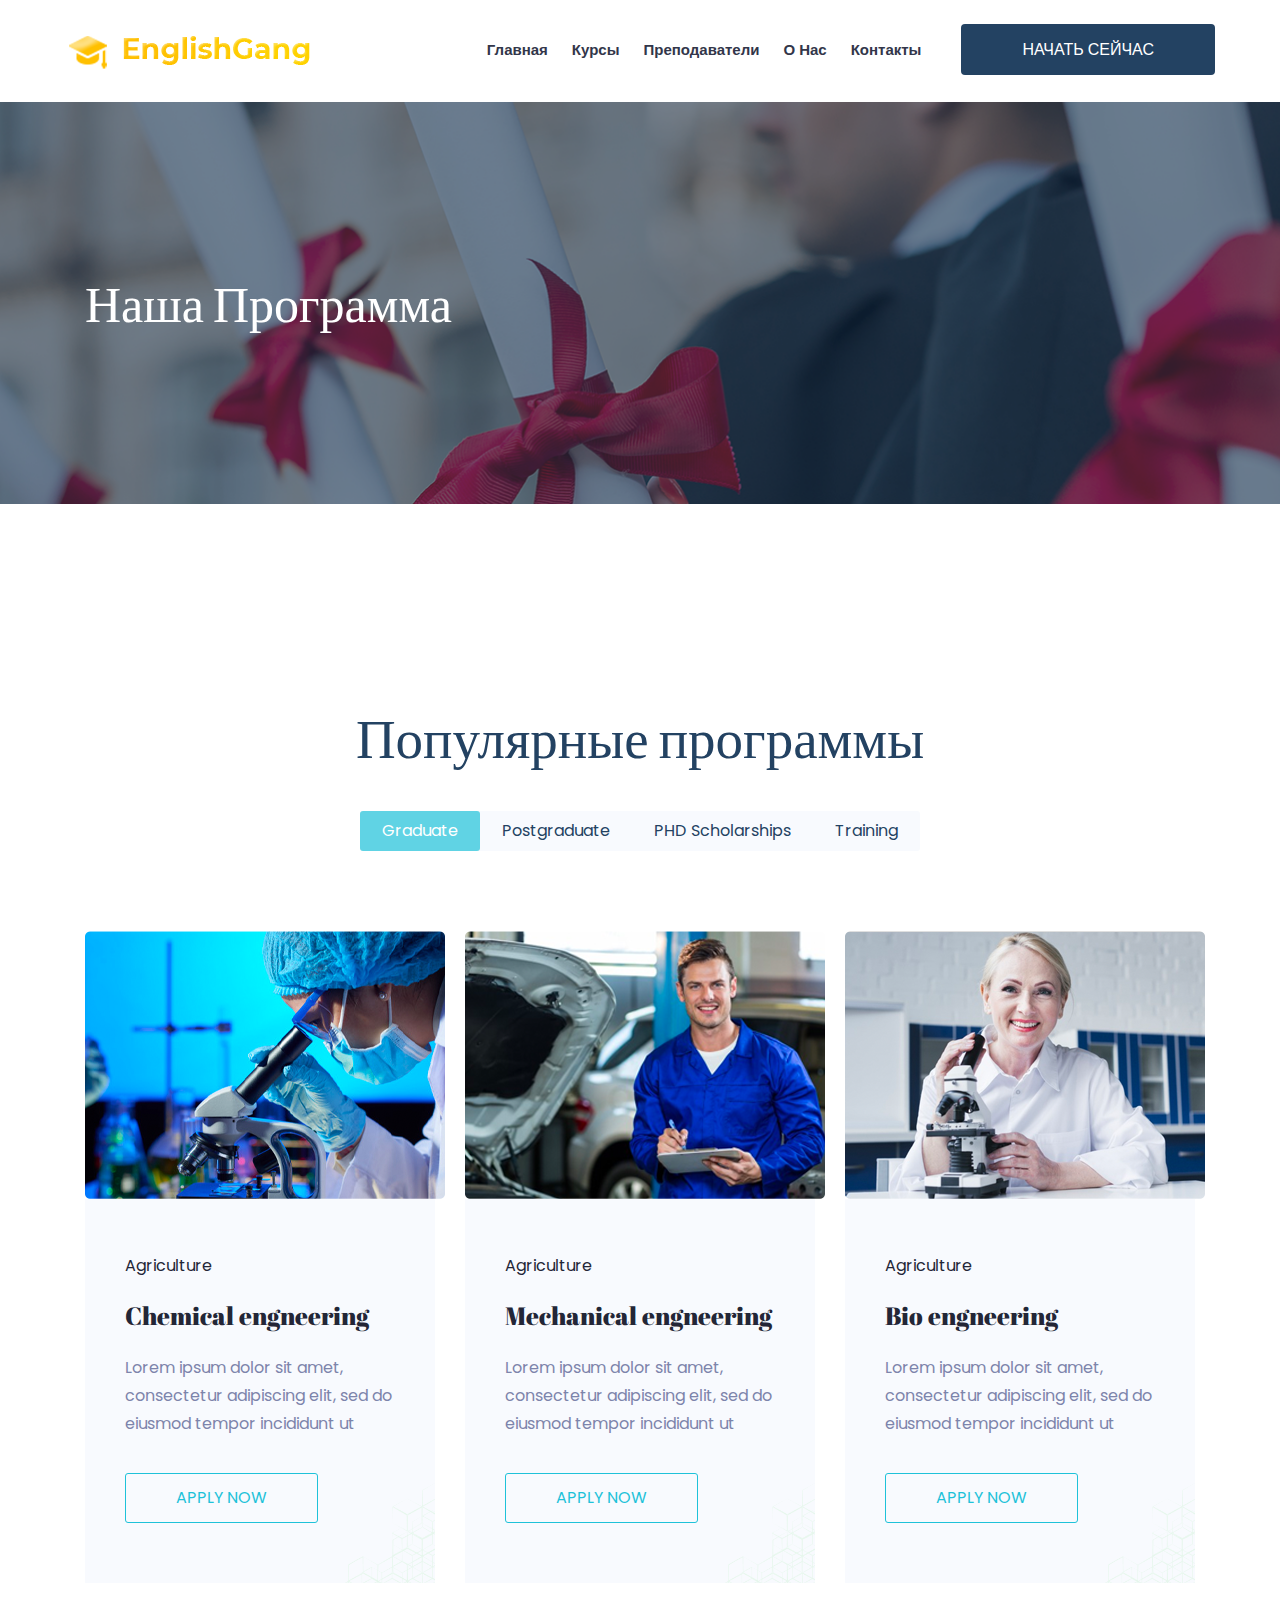
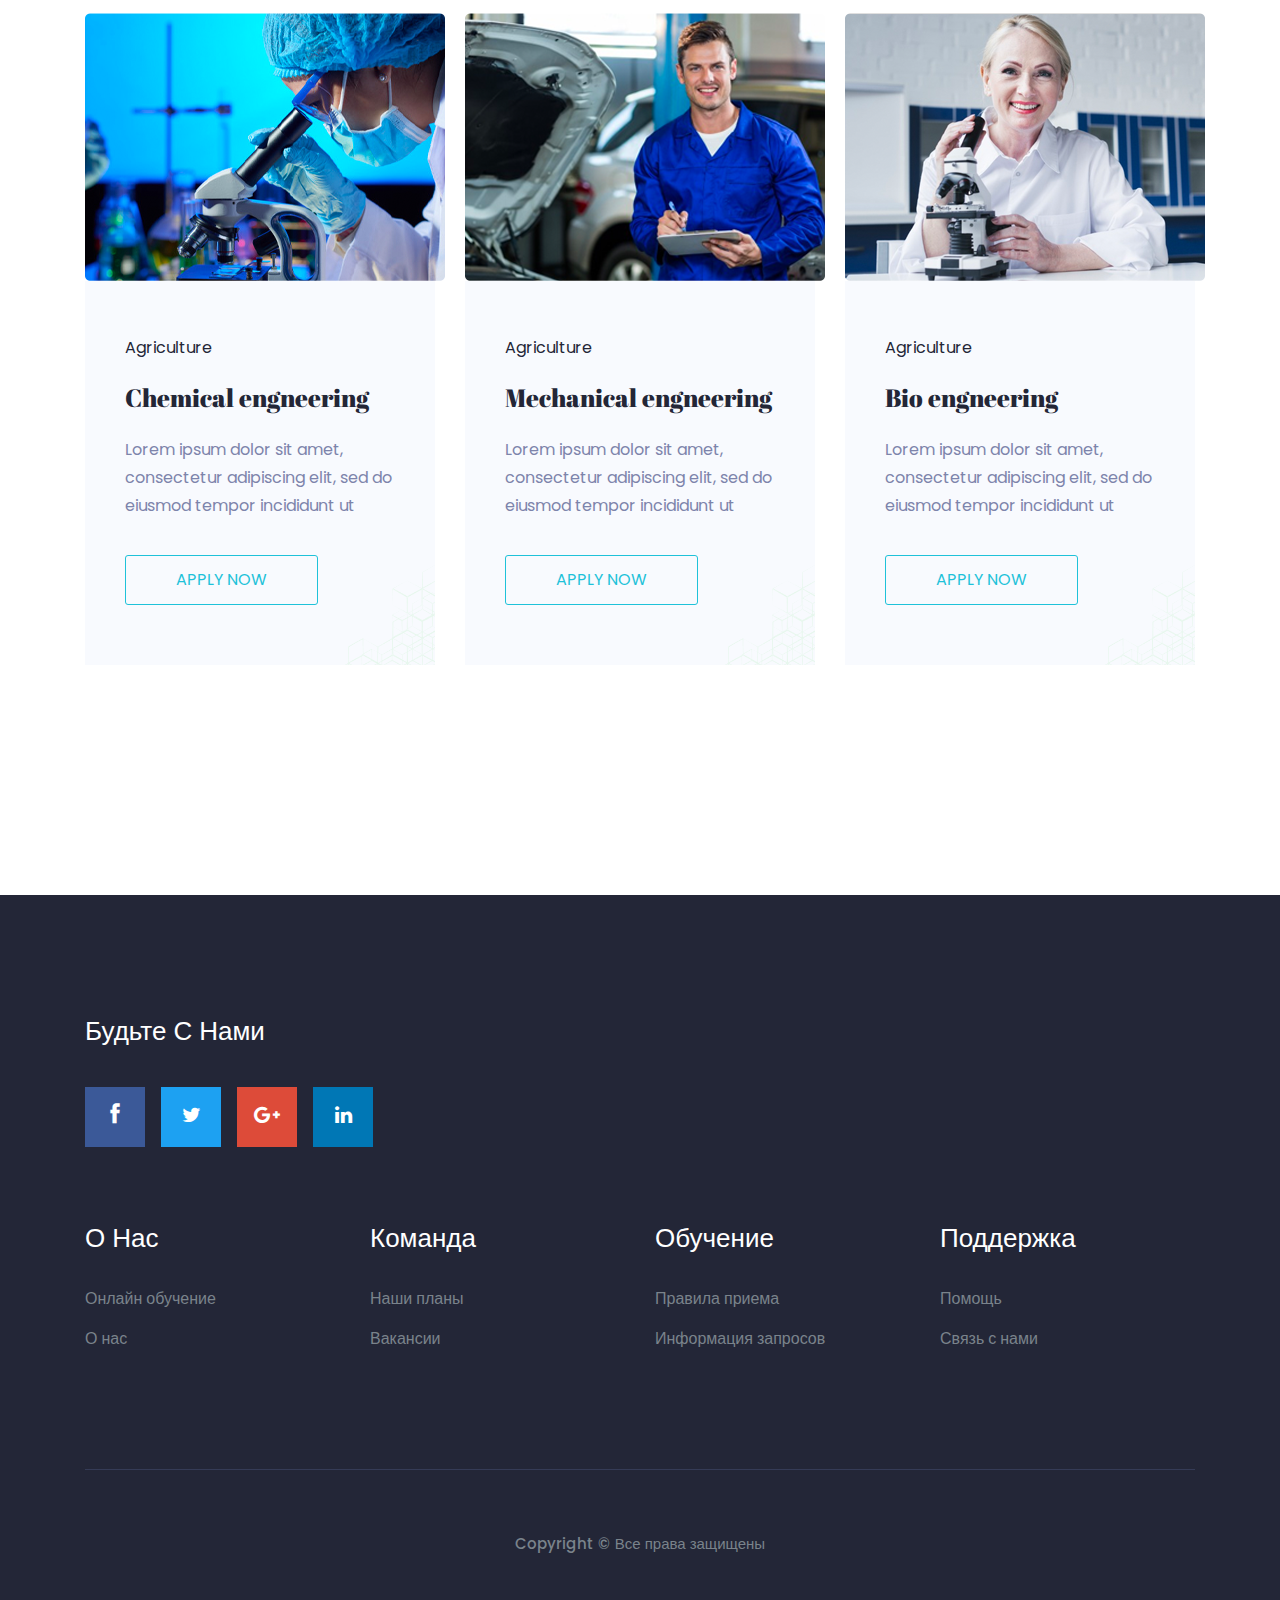
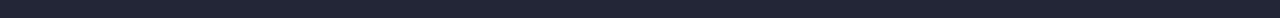
<file: wiser/Courses.html>
<!doctype html>
<html class="no-js" lang="zxx">

<head>
    <meta charset="utf-8">
    <meta http-equiv="x-ua-compatible" content="ie=edge">
    <title>Образование</title>
    <meta name="description" content="">
    <meta name="viewport" content="width=device-width, initial-scale=1">

    <!-- <link rel="manifest" href="site.webmanifest"> -->
    <link rel="shortcut icon" type="image/x-icon" href="img/favicon.png">
    <!-- Place favicon.ico in the root directory -->

    <!-- CSS here -->
    <link rel="stylesheet" href="css/bootstrap.min.css">
    <link rel="stylesheet" href="css/owl.carousel.min.css">
    <link rel="stylesheet" href="css/magnific-popup.css">
    <link rel="stylesheet" href="css/font-awesome.min.css">
    <link rel="stylesheet" href="css/themify-icons.css">
    <link rel="stylesheet" href="css/nice-select.css">
    <link rel="stylesheet" href="css/flaticon.css">
    <link rel="stylesheet" href="css/gijgo.css">
    <link rel="stylesheet" href="css/animate.css">
    <link rel="stylesheet" href="css/slicknav.css">
    <link rel="stylesheet" href="css/style.css">
    <!-- <link rel="stylesheet" href="css/responsive.css"> -->
</head>

<body>
    <!--[if lte IE 9]>
            <p class="browserupgrade">You are using an <strong>outdated</strong> browser. Please <a href="https://browsehappy.com/">upgrade your browser</a> to improve your experience and security.</p>
        <![endif]-->


    <!-- header-start -->
    <div id="header-container"></div>

    <script>
        // Функция для загрузки футера
        fetch('header.html')
            .then(response => response.text())
            .then(data => {
                document.getElementById('header-container').innerHTML = data;
            })
            .catch(error => console.error('Ошибка при загрузке футера:', error));
    </script>
    <!-- header-end -->


    <!-- bradcam_area_start  -->
    <div class="bradcam_area breadcam_bg">
        <div class="container">
            <div class="row">
                <div class="col-xl-12">
                    <div class="bradcam_text">
                        <h3>Наша программа</h3>
                    </div>
                </div>
            </div>
        </div>
    </div>
    <!-- bradcam_area_end  -->

    <!-- popular_program_area_start  -->
    <div class="popular_program_area section__padding program__page">
        <div class="container">
            <div class="row">
                <div class="col-lg-12">
                    <div class="section_title text-center">
                        <h3>Популярные программы</h3>
                    </div>
                </div>
            </div>
            <div class="row">
                <div class="col-lg-12">
                    <nav class="custom_tabs text-center">
                        <div class="nav" id="nav-tab" role="tablist">
                            <a class="nav-item nav-link active" id="nav-home-tab" data-toggle="tab" href="#nav-home" role="tab" aria-controls="nav-home" aria-selected="true">Graduate                                </a>
                            <a class="nav-item nav-link" id="nav-profile-tab" data-toggle="tab" href="#nav-profile" role="tab" aria-controls="nav-profile" aria-selected="false">Postgraduate </a>
                            <a class="nav-item nav-link" id="nav-contact-tab" data-toggle="tab" href="#nav-contact" role="tab" aria-controls="nav-contact" aria-selected="false">PHD Scholarships</a>
                            <a class="nav-item nav-link" id="nav-contact-tab" data-toggle="tab" href="#nav-contact2" role="tab" aria-controls="nav-contact" aria-selected="false">Training</a>
                        </div>
                    </nav>
                </div>
            </div>
            <div class="tab-content" id="nav-tabContent">
                <div class="tab-pane fade show active" id="nav-home" role="tabpanel" aria-labelledby="nav-home-tab">
                    <div class="row">
                        <div class="col-lg-4 col-md-6">
                            <div class="single__program">
                                <div class="program_thumb">
                                    <img src="img/program/1.png" alt="">
                                </div>
                                <div class="program__content">
                                    <span>Agriculture</span>
                                    <h4>Chemical engneering</h4>
                                    <p>Lorem ipsum dolor sit amet, consectetur adipiscing elit, sed do eiusmod tempor incididunt ut</p>
                                    <a href="#" class="boxed-btn5">Apply NOw</a>
                                </div>
                            </div>
                        </div>
                        <div class="col-lg-4 col-md-6">
                            <div class="single__program">
                                <div class="program_thumb">
                                    <img src="img/program/2.png" alt="">
                                </div>
                                <div class="program__content">
                                    <span>Agriculture</span>
                                    <h4>Mechanical engneering</h4>
                                    <p>Lorem ipsum dolor sit amet, consectetur adipiscing elit, sed do eiusmod tempor incididunt ut</p>
                                    <a href="#" class="boxed-btn5">Apply NOw</a>
                                </div>
                            </div>
                        </div>
                        <div class="col-lg-4 col-md-6">
                            <div class="single__program">
                                <div class="program_thumb">
                                    <img src="img/program/3.png" alt="">
                                </div>
                                <div class="program__content">
                                    <span>Agriculture</span>
                                    <h4>Bio engneering</h4>
                                    <p>Lorem ipsum dolor sit amet, consectetur adipiscing elit, sed do eiusmod tempor incididunt ut</p>
                                    <a href="#" class="boxed-btn5">Apply NOw</a>
                                </div>
                            </div>
                        </div>
                        <div class="col-lg-4 col-md-6">
                            <div class="single__program">
                                <div class="program_thumb">
                                    <img src="img/program/1.png" alt="">
                                </div>
                                <div class="program__content">
                                    <span>Agriculture</span>
                                    <h4>Chemical engneering</h4>
                                    <p>Lorem ipsum dolor sit amet, consectetur adipiscing elit, sed do eiusmod tempor incididunt ut</p>
                                    <a href="#" class="boxed-btn5">Apply NOw</a>
                                </div>
                            </div>
                        </div>
                        <div class="col-lg-4 col-md-6">
                            <div class="single__program">
                                <div class="program_thumb">
                                    <img src="img/program/2.png" alt="">
                                </div>
                                <div class="program__content">
                                    <span>Agriculture</span>
                                    <h4>Mechanical engneering</h4>
                                    <p>Lorem ipsum dolor sit amet, consectetur adipiscing elit, sed do eiusmod tempor incididunt ut</p>
                                    <a href="#" class="boxed-btn5">Apply NOw</a>
                                </div>
                            </div>
                        </div>
                        <div class="col-lg-4 col-md-6">
                            <div class="single__program">
                                <div class="program_thumb">
                                    <img src="img/program/3.png" alt="">
                                </div>
                                <div class="program__content">
                                    <span>Agriculture</span>
                                    <h4>Bio engneering</h4>
                                    <p>Lorem ipsum dolor sit amet, consectetur adipiscing elit, sed do eiusmod tempor incididunt ut</p>
                                    <a href="#" class="boxed-btn5">Apply NOw</a>
                                </div>
                            </div>
                        </div>
                    </div>
                </div>
                <div class="tab-pane fade" id="nav-profile" role="tabpanel" aria-labelledby="nav-profile-tab">
                                <div class="row">
                            <div class="col-lg-4 col-md-6">
                                <div class="single__program">
                                    <div class="program_thumb">
                                        <img src="img/program/1.png" alt="">
                                    </div>
                                    <div class="program__content">
                                        <span>Agriculture</span>
                                        <h4>Chemical engneering</h4>
                                        <p>Lorem ipsum dolor sit amet, consectetur adipiscing elit, sed do eiusmod tempor incididunt ut</p>
                                        <a href="#" class="boxed-btn5">Apply NOw</a>
                                    </div>
                                </div>
                            </div>
                            <div class="col-lg-4 col-md-6">
                                <div class="single__program">
                                    <div class="program_thumb">
                                        <img src="img/program/3.png" alt="">
                                    </div>
                                    <div class="program__content">
                                        <span>Agriculture</span>
                                        <h4>Mechanical engneering</h4>
                                        <p>Lorem ipsum dolor sit amet, consectetur adipiscing elit, sed do eiusmod tempor incididunt ut</p>
                                        <a href="#" class="boxed-btn5">Apply NOw</a>
                                    </div>
                                </div>
                            </div>
                            <div class="col-lg-4 col-md-6">
                                <div class="single__program">
                                    <div class="program_thumb">
                                        <img src="img/program/2.png" alt="">
                                    </div>
                                    <div class="program__content">
                                        <span>Agriculture</span>
                                        <h4>Bio engneering</h4>
                                        <p>Lorem ipsum dolor sit amet, consectetur adipiscing elit, sed do eiusmod tempor incididunt ut</p>
                                        <a href="#" class="boxed-btn5">Apply NOw</a>
                                    </div>
                                </div>
                            </div>
                            <div class="col-lg-4 col-md-6">
                                <div class="single__program">
                                    <div class="program_thumb">
                                        <img src="img/program/1.png" alt="">
                                    </div>
                                    <div class="program__content">
                                        <span>Agriculture</span>
                                        <h4>Chemical engneering</h4>
                                        <p>Lorem ipsum dolor sit amet, consectetur adipiscing elit, sed do eiusmod tempor incididunt ut</p>
                                        <a href="#" class="boxed-btn5">Apply NOw</a>
                                    </div>
                                </div>
                            </div>
                            <div class="col-lg-4 col-md-6">
                                <div class="single__program">
                                    <div class="program_thumb">
                                        <img src="img/program/3.png" alt="">
                                    </div>
                                    <div class="program__content">
                                        <span>Agriculture</span>
                                        <h4>Mechanical engneering</h4>
                                        <p>Lorem ipsum dolor sit amet, consectetur adipiscing elit, sed do eiusmod tempor incididunt ut</p>
                                        <a href="#" class="boxed-btn5">Apply NOw</a>
                                    </div>
                                </div>
                            </div>
                            <div class="col-lg-4 col-md-6">
                                <div class="single__program">
                                    <div class="program_thumb">
                                        <img src="img/program/2.png" alt="">
                                    </div>
                                    <div class="program__content">
                                        <span>Agriculture</span>
                                        <h4>Bio engneering</h4>
                                        <p>Lorem ipsum dolor sit amet, consectetur adipiscing elit, sed do eiusmod tempor incididunt ut</p>
                                        <a href="#" class="boxed-btn5">Apply NOw</a>
                                    </div>
                                </div>
                            </div>
                        </div>
                </div>
                <div class="tab-pane fade" id="nav-contact" role="tabpanel" aria-labelledby="nav-contact-tab">
                                <div class="row">
                            <div class="col-lg-4 col-md-6">
                                <div class="single__program">
                                    <div class="program_thumb">
                                        <img src="img/program/3.png" alt="">
                                    </div>
                                    <div class="program__content">
                                        <span>Agriculture</span>
                                        <h4>Chemical engneering</h4>
                                        <p>Lorem ipsum dolor sit amet, consectetur adipiscing elit, sed do eiusmod tempor incididunt ut</p>
                                        <a href="#" class="boxed-btn5">Apply NOw</a>
                                    </div>
                                </div>
                            </div>
                            <div class="col-lg-4 col-md-6">
                                <div class="single__program">
                                    <div class="program_thumb">
                                        <img src="img/program/2.png" alt="">
                                    </div>
                                    <div class="program__content">
                                        <span>Agriculture</span>
                                        <h4>Mechanical engneering</h4>
                                        <p>Lorem ipsum dolor sit amet, consectetur adipiscing elit, sed do eiusmod tempor incididunt ut</p>
                                        <a href="#" class="boxed-btn5">Apply NOw</a>
                                    </div>
                                </div>
                            </div>
                            <div class="col-lg-4 col-md-6">
                                <div class="single__program">
                                    <div class="program_thumb">
                                        <img src="img/program/1.png" alt="">
                                    </div>
                                    <div class="program__content">
                                        <span>Agriculture</span>
                                        <h4>Bio engneering</h4>
                                        <p>Lorem ipsum dolor sit amet, consectetur adipiscing elit, sed do eiusmod tempor incididunt ut</p>
                                        <a href="#" class="boxed-btn5">Apply NOw</a>
                                    </div>
                                </div>
                            </div>
                            <div class="col-lg-4 col-md-6">
                                <div class="single__program">
                                    <div class="program_thumb">
                                        <img src="img/program/3.png" alt="">
                                    </div>
                                    <div class="program__content">
                                        <span>Agriculture</span>
                                        <h4>Chemical engneering</h4>
                                        <p>Lorem ipsum dolor sit amet, consectetur adipiscing elit, sed do eiusmod tempor incididunt ut</p>
                                        <a href="#" class="boxed-btn5">Apply NOw</a>
                                    </div>
                                </div>
                            </div>
                            <div class="col-lg-4 col-md-6">
                                <div class="single__program">
                                    <div class="program_thumb">
                                        <img src="img/program/2.png" alt="">
                                    </div>
                                    <div class="program__content">
                                        <span>Agriculture</span>
                                        <h4>Mechanical engneering</h4>
                                        <p>Lorem ipsum dolor sit amet, consectetur adipiscing elit, sed do eiusmod tempor incididunt ut</p>
                                        <a href="#" class="boxed-btn5">Apply NOw</a>
                                    </div>
                                </div>
                            </div>
                            <div class="col-lg-4 col-md-6">
                                <div class="single__program">
                                    <div class="program_thumb">
                                        <img src="img/program/1.png" alt="">
                                    </div>
                                    <div class="program__content">
                                        <span>Agriculture</span>
                                        <h4>Bio engneering</h4>
                                        <p>Lorem ipsum dolor sit amet, consectetur adipiscing elit, sed do eiusmod tempor incididunt ut</p>
                                        <a href="#" class="boxed-btn5">Apply NOw</a>
                                    </div>
                                </div>
                            </div>
                        </div>
                </div>
                <div class="tab-pane fade" id="nav-contact2" role="tabpanel" aria-labelledby="nav-contact-tab">
                                <div class="row">
                            <div class="col-lg-4 col-md-6">
                                <div class="single__program">
                                    <div class="program_thumb">
                                        <img src="img/program/2.png" alt="">
                                    </div>
                                    <div class="program__content">
                                        <span>Agriculture</span>
                                        <h4>Chemical engneering</h4>
                                        <p>Lorem ipsum dolor sit amet, consectetur adipiscing elit, sed do eiusmod tempor incididunt ut</p>
                                        <a href="#" class="boxed-btn5">Apply NOw</a>
                                    </div>
                                </div>
                            </div>
                            <div class="col-lg-4 col-md-6">
                                <div class="single__program">
                                    <div class="program_thumb">
                                        <img src="img/program/1.png" alt="">
                                    </div>
                                    <div class="program__content">
                                        <span>Agriculture</span>
                                        <h4>Mechanical engneering</h4>
                                        <p>Lorem ipsum dolor sit amet, consectetur adipiscing elit, sed do eiusmod tempor incididunt ut</p>
                                        <a href="#" class="boxed-btn5">Apply NOw</a>
                                    </div>
                                </div>
                            </div>
                            <div class="col-lg-4 col-md-6">
                                <div class="single__program">
                                    <div class="program_thumb">
                                        <img src="img/program/3.png" alt="">
                                    </div>
                                    <div class="program__content">
                                        <span>Agriculture</span>
                                        <h4>Bio engneering</h4>
                                        <p>Lorem ipsum dolor sit amet, consectetur adipiscing elit, sed do eiusmod tempor incididunt ut</p>
                                        <a href="#" class="boxed-btn5">Apply NOw</a>
                                    </div>
                                </div>
                            </div>
                            <div class="col-lg-4 col-md-6">
                                <div class="single__program">
                                    <div class="program_thumb">
                                        <img src="img/program/2.png" alt="">
                                    </div>
                                    <div class="program__content">
                                        <span>Agriculture</span>
                                        <h4>Chemical engneering</h4>
                                        <p>Lorem ipsum dolor sit amet, consectetur adipiscing elit, sed do eiusmod tempor incididunt ut</p>
                                        <a href="#" class="boxed-btn5">Apply NOw</a>
                                    </div>
                                </div>
                            </div>
                            <div class="col-lg-4 col-md-6">
                                <div class="single__program">
                                    <div class="program_thumb">
                                        <img src="img/program/1.png" alt="">
                                    </div>
                                    <div class="program__content">
                                        <span>Agriculture</span>
                                        <h4>Mechanical engneering</h4>
                                        <p>Lorem ipsum dolor sit amet, consectetur adipiscing elit, sed do eiusmod tempor incididunt ut</p>
                                        <a href="#" class="boxed-btn5">Apply NOw</a>
                                    </div>
                                </div>
                            </div>
                            <div class="col-lg-4 col-md-6">
                                <div class="single__program">
                                    <div class="program_thumb">
                                        <img src="img/program/3.png" alt="">
                                    </div>
                                    <div class="program__content">
                                        <span>Agriculture</span>
                                        <h4>Bio engneering</h4>
                                        <p>Lorem ipsum dolor sit amet, consectetur adipiscing elit, sed do eiusmod tempor incididunt ut</p>
                                        <a href="#" class="boxed-btn5">Apply NOw</a>
                                    </div>
                                </div>
                            </div>
                        </div>
                </div>
            </div>
        </div>
    </div>
    <!-- popular_program_area_end -->

    <!-- footer start -->
    <div id="footer-container"></div>

    <script>
        // Функция для загрузки футера
        fetch('footer.html')
            .then(response => response.text())
            .then(data => {
                document.getElementById('footer-container').innerHTML = data;
            })
            .catch(error => console.error('Ошибка при загрузке футера:', error));
    </script>
    <!-- footer end  --> 


    <!-- JS here -->
    <script src="js/vendor/modernizr-3.5.0.min.js"></script>
    <script src="js/vendor/jquery-1.12.4.min.js"></script>
    <script src="js/popper.min.js"></script>
    <script src="js/bootstrap.min.js"></script>
    <script src="js/owl.carousel.min.js"></script>
    <script src="js/isotope.pkgd.min.js"></script>
    <script src="js/ajax-form.js"></script>
    <script src="js/waypoints.min.js"></script>
    <script src="js/jquery.counterup.min.js"></script>
    <script src="js/imagesloaded.pkgd.min.js"></script>
    <script src="js/scrollIt.js"></script>
    <script src="js/jquery.scrollUp.min.js"></script>
    <script src="js/wow.min.js"></script>
    <script src="js/nice-select.min.js"></script>
    <script src="js/jquery.slicknav.min.js"></script>
    <script src="js/jquery.magnific-popup.min.js"></script>
    <script src="js/plugins.js"></script>
    <script src="js/gijgo.min.js"></script>

    <!--contact js-->
    <script src="js/contact.js"></script>
    <script src="js/jquery.ajaxchimp.min.js"></script>
    <script src="js/jquery.form.js"></script>
    <script src="js/jquery.validate.min.js"></script>
    <script src="js/mail-script.js"></script>

    <script src="js/main.js"></script>

</body>

</html>
</file>
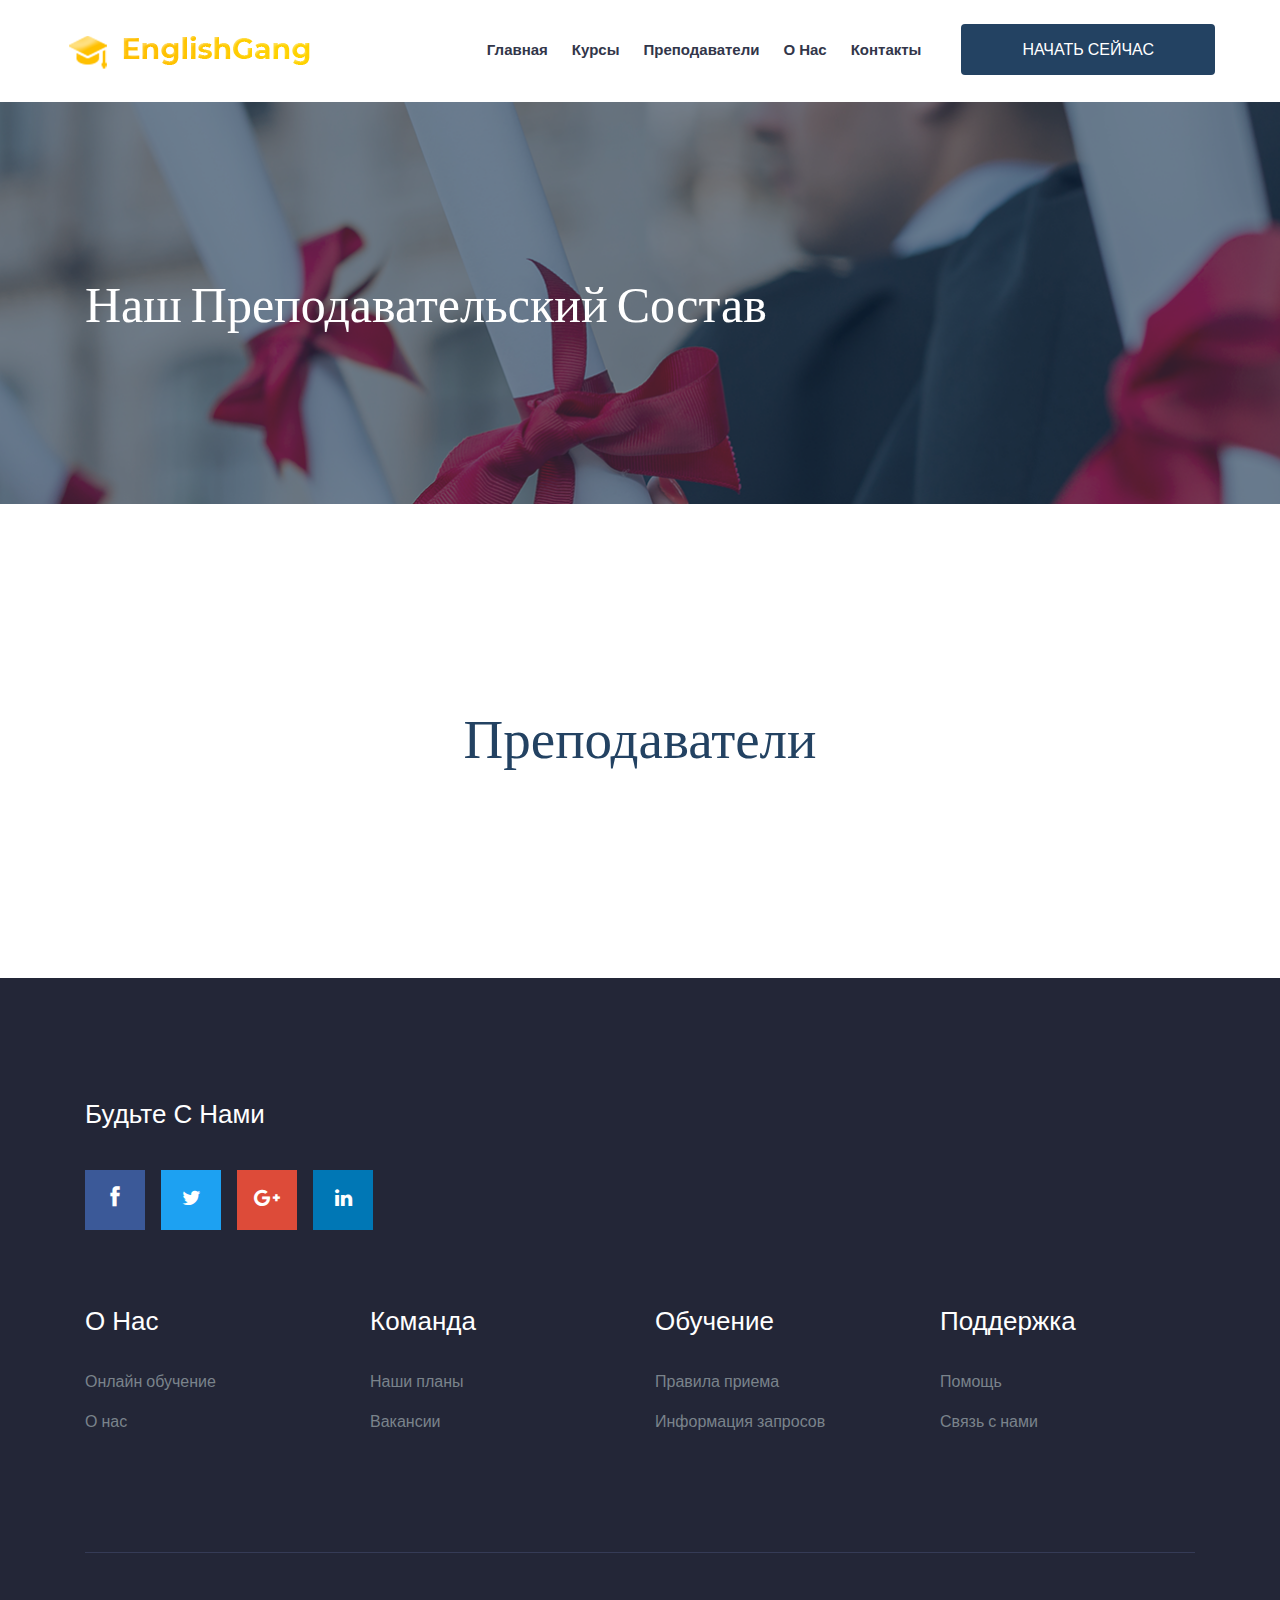
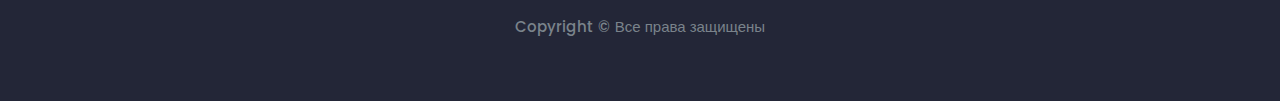
<file: wiser/Teachers.html>
<!doctype html>
<html class="no-js" lang="zxx">

<head>
    <meta charset="utf-8">
    <meta http-equiv="x-ua-compatible" content="ie=edge">
    <title>Образование</title>
    <meta name="description" content="">
    <meta name="viewport" content="width=device-width, initial-scale=1">

    <!-- <link rel="manifest" href="site.webmanifest"> -->
    <link rel="shortcut icon" type="image/x-icon" href="img/favicon.png">
    <!-- Place favicon.ico in the root directory -->

    <!-- CSS here -->
    <link rel="stylesheet" href="css/bootstrap.min.css">
    <link rel="stylesheet" href="css/owl.carousel.min.css">
    <link rel="stylesheet" href="css/magnific-popup.css">
    <link rel="stylesheet" href="css/font-awesome.min.css">
    <link rel="stylesheet" href="css/themify-icons.css">
    <link rel="stylesheet" href="css/nice-select.css">
    <link rel="stylesheet" href="css/flaticon.css">
    <link rel="stylesheet" href="css/gijgo.css">
    <link rel="stylesheet" href="css/animate.css">
    <link rel="stylesheet" href="css/slicknav.css">
    <link rel="stylesheet" href="css/style.css">
    <!-- <link rel="stylesheet" href="css/responsive.css"> -->
</head>

<body>
    <!--[if lte IE 9]>
            <p class="browserupgrade">You are using an <strong>outdated</strong> browser. Please <a href="https://browsehappy.com/">upgrade your browser</a> to improve your experience and security.</p>
        <![endif]-->


    <!-- header-start -->
    <div id="header-container"></div>

    <script>
        // Функция для загрузки футера
        fetch('header.html')
            .then(response => response.text())
            .then(data => {
                document.getElementById('header-container').innerHTML = data;
            })
            .catch(error => console.error('Ошибка при загрузке футера:', error));
    </script>
    <!-- header-end -->


    <!-- bradcam_area_start  -->
    <div class="bradcam_area breadcam_bg">
        <div class="container">
            <div class="row">
                <div class="col-xl-12">
                    <div class="bradcam_text">
                        <h3>Наш преподавательский состав</h3>
                    </div>
                </div>
            </div>
        </div>
    </div>
    <!-- bradcam_area_end  -->

    <!-- popular_program_area_start  -->
    <div class="popular_program_area section__padding program__page">
        <div class="container">
            <div class="row">
                <div class="col-lg-12">
                    <div class="section_title text-center">
                        <h3>Преподаватели</h3>
                    </div> 
                </div>
            </div>
        </div>
    </div>
    <!-- popular_program_area_end -->

    <!-- footer start -->
    <div id="footer-container"></div>

    <script>
        // Функция для загрузки футера
        fetch('footer.html')
            .then(response => response.text())
            .then(data => {
                document.getElementById('footer-container').innerHTML = data;
            })
            .catch(error => console.error('Ошибка при загрузке футера:', error));
    </script>
    <!-- footer end  --> 


    <!-- JS here -->
    <script src="js/vendor/modernizr-3.5.0.min.js"></script>
    <script src="js/vendor/jquery-1.12.4.min.js"></script>
    <script src="js/popper.min.js"></script>
    <script src="js/bootstrap.min.js"></script>
    <script src="js/owl.carousel.min.js"></script>
    <script src="js/isotope.pkgd.min.js"></script>
    <script src="js/ajax-form.js"></script>
    <script src="js/waypoints.min.js"></script>
    <script src="js/jquery.counterup.min.js"></script>
    <script src="js/imagesloaded.pkgd.min.js"></script>
    <script src="js/scrollIt.js"></script>
    <script src="js/jquery.scrollUp.min.js"></script>
    <script src="js/wow.min.js"></script>
    <script src="js/nice-select.min.js"></script>
    <script src="js/jquery.slicknav.min.js"></script>
    <script src="js/jquery.magnific-popup.min.js"></script>
    <script src="js/plugins.js"></script>
    <script src="js/gijgo.min.js"></script>

    <!--contact js-->
    <script src="js/contact.js"></script>
    <script src="js/jquery.ajaxchimp.min.js"></script>
    <script src="js/jquery.form.js"></script>
    <script src="js/jquery.validate.min.js"></script>
    <script src="js/mail-script.js"></script>

    <script src="js/main.js"></script>

</body>

</html>
</file>
<file: wiser/css/themify-icons.css>
@font-face {
	font-family: 'themify';
	src:url('../fonts/themify.eot?-fvbane');
	src:url('../fonts/themify.eot?#iefix-fvbane') format('embedded-opentype'),
		url('../fonts/themify.woff?-fvbane') format('woff'),
		url('../fonts/themify.ttf?-fvbane') format('truetype'),
		url('../fonts/themify.svg?-fvbane#themify') format('svg');
	font-weight: normal;
	font-style: normal;
}

[class^="ti-"], [class*=" ti-"] {
	font-family: 'themify';
	/* speak: none; */
	font-style: normal;
	font-weight: normal;
	font-variant: normal;
	text-transform: none;
	line-height: 1;

	/* Better Font Rendering =========== */
	-webkit-font-smoothing: antialiased;
	-moz-osx-font-smoothing: grayscale;
}

.ti-wand:before {
	content: "\e600";
}
.ti-volume:before {
	content: "\e601";
}
.ti-user:before {
	content: "\e602";
}
.ti-unlock:before {
	content: "\e603";
}
.ti-unlink:before {
	content: "\e604";
}
.ti-trash:before {
	content: "\e605";
}
.ti-thought:before {
	content: "\e606";
}
.ti-target:before {
	content: "\e607";
}
.ti-tag:before {
	content: "\e608";
}
.ti-tablet:before {
	content: "\e609";
}
.ti-star:before {
	content: "\e60a";
}
.ti-spray:before {
	content: "\e60b";
}
.ti-signal:before {
	content: "\e60c";
}
.ti-shopping-cart:before {
	content: "\e60d";
}
.ti-shopping-cart-full:before {
	content: "\e60e";
}
.ti-settings:before {
	content: "\e60f";
}
.ti-search:before {
	content: "\e610";
}
.ti-zoom-in:before {
	content: "\e611";
}
.ti-zoom-out:before {
	content: "\e612";
}
.ti-cut:before {
	content: "\e613";
}
.ti-ruler:before {
	content: "\e614";
}
.ti-ruler-pencil:before {
	content: "\e615";
}
.ti-ruler-alt:before {
	content: "\e616";
}
.ti-bookmark:before {
	content: "\e617";
}
.ti-bookmark-alt:before {
	content: "\e618";
}
.ti-reload:before {
	content: "\e619";
}
.ti-plus:before {
	content: "\e61a";
}
.ti-pin:before {
	content: "\e61b";
}
.ti-pencil:before {
	content: "\e61c";
}
.ti-pencil-alt:before {
	content: "\e61d";
}
.ti-paint-roller:before {
	content: "\e61e";
}
.ti-paint-bucket:before {
	content: "\e61f";
}
.ti-na:before {
	content: "\e620";
}
.ti-mobile:before {
	content: "\e621";
}
.ti-minus:before {
	content: "\e622";
}
.ti-medall:before {
	content: "\e623";
}
.ti-medall-alt:before {
	content: "\e624";
}
.ti-marker:before {
	content: "\e625";
}
.ti-marker-alt:before {
	content: "\e626";
}
.ti-arrow-up:before {
	content: "\e627";
}
.ti-arrow-right:before {
	content: "\e628";
}
.ti-arrow-left:before {
	content: "\e629";
}
.ti-arrow-down:before {
	content: "\e62a";
}
.ti-lock:before {
	content: "\e62b";
}
.ti-location-arrow:before {
	content: "\e62c";
}
.ti-link:before {
	content: "\e62d";
}
.ti-layout:before {
	content: "\e62e";
}
.ti-layers:before {
	content: "\e62f";
}
.ti-layers-alt:before {
	content: "\e630";
}
.ti-key:before {
	content: "\e631";
}
.ti-import:before {
	content: "\e632";
}
.ti-image:before {
	content: "\e633";
}
.ti-heart:before {
	content: "\e634";
}
.ti-heart-broken:before {
	content: "\e635";
}
.ti-hand-stop:before {
	content: "\e636";
}
.ti-hand-open:before {
	content: "\e637";
}
.ti-hand-drag:before {
	content: "\e638";
}
.ti-folder:before {
	content: "\e639";
}
.ti-flag:before {
	content: "\e63a";
}
.ti-flag-alt:before {
	content: "\e63b";
}
.ti-flag-alt-2:before {
	content: "\e63c";
}
.ti-eye:before {
	content: "\e63d";
}
.ti-export:before {
	content: "\e63e";
}
.ti-exchange-vertical:before {
	content: "\e63f";
}
.ti-desktop:before {
	content: "\e640";
}
.ti-cup:before {
	content: "\e641";
}
.ti-crown:before {
	content: "\e642";
}
.ti-comments:before {
	content: "\e643";
}
.ti-comment:before {
	content: "\e644";
}
.ti-comment-alt:before {
	content: "\e645";
}
.ti-close:before {
	content: "\e646";
}
.ti-clip:before {
	content: "\e647";
}
.ti-angle-up:before {
	content: "\e648";
}
.ti-angle-right:before {
	content: "\e649";
}
.ti-angle-left:before {
	content: "\e64a";
}
.ti-angle-down:before {
	content: "\e64b";
}
.ti-check:before {
	content: "\e64c";
}
.ti-check-box:before {
	content: "\e64d";
}
.ti-camera:before {
	content: "\e64e";
}
.ti-announcement:before {
	content: "\e64f";
}
.ti-brush:before {
	content: "\e650";
}
.ti-briefcase:before {
	content: "\e651";
}
.ti-bolt:before {
	content: "\e652";
}
.ti-bolt-alt:before {
	content: "\e653";
}
.ti-blackboard:before {
	content: "\e654";
}
.ti-bag:before {
	content: "\e655";
}
.ti-move:before {
	content: "\e656";
}
.ti-arrows-vertical:before {
	content: "\e657";
}
.ti-arrows-horizontal:before {
	content: "\e658";
}
.ti-fullscreen:before {
	content: "\e659";
}
.ti-arrow-top-right:before {
	content: "\e65a";
}
.ti-arrow-top-left:before {
	content: "\e65b";
}
.ti-arrow-circle-up:before {
	content: "\e65c";
}
.ti-arrow-circle-right:before {
	content: "\e65d";
}
.ti-arrow-circle-left:before {
	content: "\e65e";
}
.ti-arrow-circle-down:before {
	content: "\e65f";
}
.ti-angle-double-up:before {
	content: "\e660";
}
.ti-angle-double-right:before {
	content: "\e661";
}
.ti-angle-double-left:before {
	content: "\e662";
}
.ti-angle-double-down:before {
	content: "\e663";
}
.ti-zip:before {
	content: "\e664";
}
.ti-world:before {
	content: "\e665";
}
.ti-wheelchair:before {
	content: "\e666";
}
.ti-view-list:before {
	content: "\e667";
}
.ti-view-list-alt:before {
	content: "\e668";
}
.ti-view-grid:before {
	content: "\e669";
}
.ti-uppercase:before {
	content: "\e66a";
}
.ti-upload:before {
	content: "\e66b";
}
.ti-underline:before {
	content: "\e66c";
}
.ti-truck:before {
	content: "\e66d";
}
.ti-timer:before {
	content: "\e66e";
}
.ti-ticket:before {
	content: "\e66f";
}
.ti-thumb-up:before {
	content: "\e670";
}
.ti-thumb-down:before {
	content: "\e671";
}
.ti-text:before {
	content: "\e672";
}
.ti-stats-up:before {
	content: "\e673";
}
.ti-stats-down:before {
	content: "\e674";
}
.ti-split-v:before {
	content: "\e675";
}
.ti-split-h:before {
	content: "\e676";
}
.ti-smallcap:before {
	content: "\e677";
}
.ti-shine:before {
	content: "\e678";
}
.ti-shift-right:before {
	content: "\e679";
}
.ti-shift-left:before {
	content: "\e67a";
}
.ti-shield:before {
	content: "\e67b";
}
.ti-notepad:before {
	content: "\e67c";
}
.ti-server:before {
	content: "\e67d";
}
.ti-quote-right:before {
	content: "\e67e";
}
.ti-quote-left:before {
	content: "\e67f";
}
.ti-pulse:before {
	content: "\e680";
}
.ti-printer:before {
	content: "\e681";
}
.ti-power-off:before {
	content: "\e682";
}
.ti-plug:before {
	content: "\e683";
}
.ti-pie-chart:before {
	content: "\e684";
}
.ti-paragraph:before {
	content: "\e685";
}
.ti-panel:before {
	content: "\e686";
}
.ti-package:before {
	content: "\e687";
}
.ti-music:before {
	content: "\e688";
}
.ti-music-alt:before {
	content: "\e689";
}
.ti-mouse:before {
	content: "\e68a";
}
.ti-mouse-alt:before {
	content: "\e68b";
}
.ti-money:before {
	content: "\e68c";
}
.ti-microphone:before {
	content: "\e68d";
}
.ti-menu:before {
	content: "\e68e";
}
.ti-menu-alt:before {
	content: "\e68f";
}
.ti-map:before {
	content: "\e690";
}
.ti-map-alt:before {
	content: "\e691";
}
.ti-loop:before {
	content: "\e692";
}
.ti-location-pin:before {
	content: "\e693";
}
.ti-list:before {
	content: "\e694";
}
.ti-light-bulb:before {
	content: "\e695";
}
.ti-Italic:before {
	content: "\e696";
}
.ti-info:before {
	content: "\e697";
}
.ti-infinite:before {
	content: "\e698";
}
.ti-id-badge:before {
	content: "\e699";
}
.ti-hummer:before {
	content: "\e69a";
}
.ti-home:before {
	content: "\e69b";
}
.ti-help:before {
	content: "\e69c";
}
.ti-headphone:before {
	content: "\e69d";
}
.ti-harddrives:before {
	content: "\e69e";
}
.ti-harddrive:before {
	content: "\e69f";
}
.ti-gift:before {
	content: "\e6a0";
}
.ti-game:before {
	content: "\e6a1";
}
.ti-filter:before {
	content: "\e6a2";
}
.ti-files:before {
	content: "\e6a3";
}
.ti-file:before {
	content: "\e6a4";
}
.ti-eraser:before {
	content: "\e6a5";
}
.ti-envelope:before {
	content: "\e6a6";
}
.ti-download:before {
	content: "\e6a7";
}
.ti-direction:before {
	content: "\e6a8";
}
.ti-direction-alt:before {
	content: "\e6a9";
}
.ti-dashboard:before {
	content: "\e6aa";
}
.ti-control-stop:before {
	content: "\e6ab";
}
.ti-control-shuffle:before {
	content: "\e6ac";
}
.ti-control-play:before {
	content: "\e6ad";
}
.ti-control-pause:before {
	content: "\e6ae";
}
.ti-control-forward:before {
	content: "\e6af";
}
.ti-control-backward:before {
	content: "\e6b0";
}
.ti-cloud:before {
	content: "\e6b1";
}
.ti-cloud-up:before {
	content: "\e6b2";
}
.ti-cloud-down:before {
	content: "\e6b3";
}
.ti-clipboard:before {
	content: "\e6b4";
}
.ti-car:before {
	content: "\e6b5";
}
.ti-calendar:before {
	content: "\e6b6";
}
.ti-book:before {
	content: "\e6b7";
}
.ti-bell:before {
	content: "\e6b8";
}
.ti-basketball:before {
	content: "\e6b9";
}
.ti-bar-chart:before {
	content: "\e6ba";
}
.ti-bar-chart-alt:before {
	content: "\e6bb";
}
.ti-back-right:before {
	content: "\e6bc";
}
.ti-back-left:before {
	content: "\e6bd";
}
.ti-arrows-corner:before {
	content: "\e6be";
}
.ti-archive:before {
	content: "\e6bf";
}
.ti-anchor:before {
	content: "\e6c0";
}
.ti-align-right:before {
	content: "\e6c1";
}
.ti-align-left:before {
	content: "\e6c2";
}
.ti-align-justify:before {
	content: "\e6c3";
}
.ti-align-center:before {
	content: "\e6c4";
}
.ti-alert:before {
	content: "\e6c5";
}
.ti-alarm-clock:before {
	content: "\e6c6";
}
.ti-agenda:before {
	content: "\e6c7";
}
.ti-write:before {
	content: "\e6c8";
}
.ti-window:before {
	content: "\e6c9";
}
.ti-widgetized:before {
	content: "\e6ca";
}
.ti-widget:before {
	content: "\e6cb";
}
.ti-widget-alt:before {
	content: "\e6cc";
}
.ti-wallet:before {
	content: "\e6cd";
}
.ti-video-clapper:before {
	content: "\e6ce";
}
.ti-video-camera:before {
	content: "\e6cf";
}
.ti-vector:before {
	content: "\e6d0";
}
.ti-themify-logo:before {
	content: "\e6d1";
}
.ti-themify-favicon:before {
	content: "\e6d2";
}
.ti-themify-favicon-alt:before {
	content: "\e6d3";
}
.ti-support:before {
	content: "\e6d4";
}
.ti-stamp:before {
	content: "\e6d5";
}
.ti-split-v-alt:before {
	content: "\e6d6";
}
.ti-slice:before {
	content: "\e6d7";
}
.ti-shortcode:before {
	content: "\e6d8";
}
.ti-shift-right-alt:before {
	content: "\e6d9";
}
.ti-shift-left-alt:before {
	content: "\e6da";
}
.ti-ruler-alt-2:before {
	content: "\e6db";
}
.ti-receipt:before {
	content: "\e6dc";
}
.ti-pin2:before {
	content: "\e6dd";
}
.ti-pin-alt:before {
	content: "\e6de";
}
.ti-pencil-alt2:before {
	content: "\e6df";
}
.ti-palette:before {
	content: "\e6e0";
}
.ti-more:before {
	content: "\e6e1";
}
.ti-more-alt:before {
	content: "\e6e2";
}
.ti-microphone-alt:before {
	content: "\e6e3";
}
.ti-magnet:before {
	content: "\e6e4";
}
.ti-line-double:before {
	content: "\e6e5";
}
.ti-line-dotted:before {
	content: "\e6e6";
}
.ti-line-dashed:before {
	content: "\e6e7";
}
.ti-layout-width-full:before {
	content: "\e6e8";
}
.ti-layout-width-default:before {
	content: "\e6e9";
}
.ti-layout-width-default-alt:before {
	content: "\e6ea";
}
.ti-layout-tab:before {
	content: "\e6eb";
}
.ti-layout-tab-window:before {
	content: "\e6ec";
}
.ti-layout-tab-v:before {
	content: "\e6ed";
}
.ti-layout-tab-min:before {
	content: "\e6ee";
}
.ti-layout-slider:before {
	content: "\e6ef";
}
.ti-layout-slider-alt:before {
	content: "\e6f0";
}
.ti-layout-sidebar-right:before {
	content: "\e6f1";
}
.ti-layout-sidebar-none:before {
	content: "\e6f2";
}
.ti-layout-sidebar-left:before {
	content: "\e6f3";
}
.ti-layout-placeholder:before {
	content: "\e6f4";
}
.ti-layout-menu:before {
	content: "\e6f5";
}
.ti-layout-menu-v:before {
	content: "\e6f6";
}
.ti-layout-menu-separated:before {
	content: "\e6f7";
}
.ti-layout-menu-full:before {
	content: "\e6f8";
}
.ti-layout-media-right-alt:before {
	content: "\e6f9";
}
.ti-layout-media-right:before {
	content: "\e6fa";
}
.ti-layout-media-overlay:before {
	content: "\e6fb";
}
.ti-layout-media-overlay-alt:before {
	content: "\e6fc";
}
.ti-layout-media-overlay-alt-2:before {
	content: "\e6fd";
}
.ti-layout-media-left-alt:before {
	content: "\e6fe";
}
.ti-layout-media-left:before {
	content: "\e6ff";
}
.ti-layout-media-center-alt:before {
	content: "\e700";
}
.ti-layout-media-center:before {
	content: "\e701";
}
.ti-layout-list-thumb:before {
	content: "\e702";
}
.ti-layout-list-thumb-alt:before {
	content: "\e703";
}
.ti-layout-list-post:before {
	content: "\e704";
}
.ti-layout-list-large-image:before {
	content: "\e705";
}
.ti-layout-line-solid:before {
	content: "\e706";
}
.ti-layout-grid4:before {
	content: "\e707";
}
.ti-layout-grid3:before {
	content: "\e708";
}
.ti-layout-grid2:before {
	content: "\e709";
}
.ti-layout-grid2-thumb:before {
	content: "\e70a";
}
.ti-layout-cta-right:before {
	content: "\e70b";
}
.ti-layout-cta-left:before {
	content: "\e70c";
}
.ti-layout-cta-center:before {
	content: "\e70d";
}
.ti-layout-cta-btn-right:before {
	content: "\e70e";
}
.ti-layout-cta-btn-left:before {
	content: "\e70f";
}
.ti-layout-column4:before {
	content: "\e710";
}
.ti-layout-column3:before {
	content: "\e711";
}
.ti-layout-column2:before {
	content: "\e712";
}
.ti-layout-accordion-separated:before {
	content: "\e713";
}
.ti-layout-accordion-merged:before {
	content: "\e714";
}
.ti-layout-accordion-list:before {
	content: "\e715";
}
.ti-ink-pen:before {
	content: "\e716";
}
.ti-info-alt:before {
	content: "\e717";
}
.ti-help-alt:before {
	content: "\e718";
}
.ti-headphone-alt:before {
	content: "\e719";
}
.ti-hand-point-up:before {
	content: "\e71a";
}
.ti-hand-point-right:before {
	content: "\e71b";
}
.ti-hand-point-left:before {
	content: "\e71c";
}
.ti-hand-point-down:before {
	content: "\e71d";
}
.ti-gallery:before {
	content: "\e71e";
}
.ti-face-smile:before {
	content: "\e71f";
}
.ti-face-sad:before {
	content: "\e720";
}
.ti-credit-card:before {
	content: "\e721";
}
.ti-control-skip-forward:before {
	content: "\e722";
}
.ti-control-skip-backward:before {
	content: "\e723";
}
.ti-control-record:before {
	content: "\e724";
}
.ti-control-eject:before {
	content: "\e725";
}
.ti-comments-smiley:before {
	content: "\e726";
}
.ti-brush-alt:before {
	content: "\e727";
}
.ti-youtube:before {
	content: "\e728";
}
.ti-vimeo:before {
	content: "\e729";
}
.ti-twitter:before {
	content: "\e72a";
}
.ti-time:before {
	content: "\e72b";
}
.ti-tumblr:before {
	content: "\e72c";
}
.ti-skype:before {
	content: "\e72d";
}
.ti-share:before {
	content: "\e72e";
}
.ti-share-alt:before {
	content: "\e72f";
}
.ti-rocket:before {
	content: "\e730";
}
.ti-pinterest:before {
	content: "\e731";
}
.ti-new-window:before {
	content: "\e732";
}
.ti-microsoft:before {
	content: "\e733";
}
.ti-list-ol:before {
	content: "\e734";
}
.ti-linkedin:before {
	content: "\e735";
}
.ti-layout-sidebar-2:before {
	content: "\e736";
}
.ti-layout-grid4-alt:before {
	content: "\e737";
}
.ti-layout-grid3-alt:before {
	content: "\e738";
}
.ti-layout-grid2-alt:before {
	content: "\e739";
}
.ti-layout-column4-alt:before {
	content: "\e73a";
}
.ti-layout-column3-alt:before {
	content: "\e73b";
}
.ti-layout-column2-alt:before {
	content: "\e73c";
}
.ti-instagram:before {
	content: "\e73d";
}
.ti-google:before {
	content: "\e73e";
}
.ti-github:before {
	content: "\e73f";
}
.ti-flickr:before {
	content: "\e740";
}
.ti-facebook:before {
	content: "\e741";
}
.ti-dropbox:before {
	content: "\e742";
}
.ti-dribbble:before {
	content: "\e743";
}
.ti-apple:before {
	content: "\e744";
}
.ti-android:before {
	content: "\e745";
}
.ti-save:before {
	content: "\e746";
}
.ti-save-alt:before {
	content: "\e747";
}
.ti-yahoo:before {
	content: "\e748";
}
.ti-wordpress:before {
	content: "\e749";
}
.ti-vimeo-alt:before {
	content: "\e74a";
}
.ti-twitter-alt:before {
	content: "\e74b";
}
.ti-tumblr-alt:before {
	content: "\e74c";
}
.ti-trello:before {
	content: "\e74d";
}
.ti-stack-overflow:before {
	content: "\e74e";
}
.ti-soundcloud:before {
	content: "\e74f";
}
.ti-sharethis:before {
	content: "\e750";
}
.ti-sharethis-alt:before {
	content: "\e751";
}
.ti-reddit:before {
	content: "\e752";
}
.ti-pinterest-alt:before {
	content: "\e753";
}
.ti-microsoft-alt:before {
	content: "\e754";
}
.ti-linux:before {
	content: "\e755";
}
.ti-jsfiddle:before {
	content: "\e756";
}
.ti-joomla:before {
	content: "\e757";
}
.ti-html5:before {
	content: "\e758";
}
.ti-flickr-alt:before {
	content: "\e759";
}
.ti-email:before {
	content: "\e75a";
}
.ti-drupal:before {
	content: "\e75b";
}
.ti-dropbox-alt:before {
	content: "\e75c";
}
.ti-css3:before {
	content: "\e75d";
}
.ti-rss:before {
	content: "\e75e";
}
.ti-rss-alt:before {
	content: "\e75f";
}
</file>
<file: wiser/css/nice-select.css>
.nice-select {
  -webkit-tap-highlight-color: transparent;
  background-color: #fff;
  border-radius: 5px;
  border: solid 1px #e8e8e8;
  box-sizing: border-box;
  clear: both;
  cursor: pointer;
  display: block;
  float: left;
  font-family: inherit;
  font-size: 14px;
  font-weight: normal;
  height: 42px;
  line-height: 40px;
  outline: none;
  padding-left: 18px;
  padding-right: 30px;
  position: relative;
  text-align: left !important;
  -webkit-transition: all 0.2s ease-in-out;
  transition: all 0.2s ease-in-out;
  -webkit-user-select: none;
     -moz-user-select: none;
      -ms-user-select: none;
          user-select: none;
  white-space: nowrap;
  width: auto; }
  .nice-select:hover {
    border-color: #dbdbdb; }
  .nice-select:active, .nice-select.open, .nice-select:focus {
    border-color: #999; }


  .nice-select.disabled {
    border-color: #ededed;
    color: #999;
    pointer-events: none; }
    .nice-select.disabled:after {
      border-color: #cccccc; }
  .nice-select.wide {
    width: 100%; }
    .nice-select.wide .list {
      left: 0 !important;
      right: 0 !important; }
  .nice-select.right {
    float: right; }
    .nice-select.right .list {
      left: auto;
      right: 0; }
  .nice-select.small {
    font-size: 12px;
    height: 36px;
    line-height: 34px; }
    .nice-select.small:after {
      height: 4px;
      width: 4px; }
    .nice-select.small .option {
      line-height: 34px;
      min-height: 34px; }
  .nice-select .list {
    background-color: #fff;
    border-radius: 5px;
    box-shadow: 0 0 0 1px rgba(68, 68, 68, 0.11);
    box-sizing: border-box;
    margin-top: 4px;
    opacity: 0;
    overflow: hidden;
    padding: 0;
    pointer-events: none;
    position: absolute;
    top: 100%;
    left: 0;
    -webkit-transform-origin: 50% 0;
        -ms-transform-origin: 50% 0;
            transform-origin: 50% 0;
    -webkit-transform: scale(0.75) translateY(-21px);
        -ms-transform: scale(0.75) translateY(-21px);
            transform: scale(0.75) translateY(-21px);
    -webkit-transition: all 0.2s cubic-bezier(0.5, 0, 0, 1.25), opacity 0.15s ease-out;
    transition: all 0.2s cubic-bezier(0.5, 0, 0, 1.25), opacity 0.15s ease-out;
    z-index: 9; }
    .nice-select .list:hover .option:not(:hover) {
      background-color: transparent !important; }
  .nice-select .option {
    cursor: pointer;
    font-weight: 400;
    line-height: 40px;
    list-style: none;
    min-height: 40px;
    outline: none;
    padding-left: 18px;
    padding-right: 29px;
    text-align: left;
    -webkit-transition: all 0.2s;
    transition: all 0.2s; }
    .nice-select .option:hover, .nice-select .option.focus, .nice-select .option.selected.focus {
      background-color: #f6f6f6; }
    .nice-select .option.selected {
      font-weight: bold; }
    .nice-select .option.disabled {
      background-color: transparent;
      color: #999;
      cursor: default; }

.no-csspointerevents .nice-select .list {
  display: none; }

.no-csspointerevents .nice-select.open .list {
  display: block; }





  /* ,,,,,,,,,,,,,,,, */


  .nice-select:after {
    content: "\e64b";
    display: block;
    height: 5px;
    margin-top: -5px;
    pointer-events: none;
    position: absolute;
    right: 30px;
    top: 8px;
    transition: all 0.15s ease-in-out;
    width: 5px;
    font-family: 'themify';
    color: #ddd; }

    .nice-select.open:after {
 }
    .nice-select.open .list {
      opacity: 1;
      pointer-events: auto;
      -webkit-transform: scale(1) translateY(0);
          -ms-transform: scale(1) translateY(0);
              transform: scale(1) translateY(0); }
</file>
<file: wiser/css/flaticon.css>
/*
  	Flaticon icon font: Flaticon
  	Creation date: 20/01/2020 08:08
  	*/

@font-face {
  font-family: "Flaticon";
  src: url("../fonts/Flaticon.eot");
  src: url("../fonts/Flaticon.eot?#iefix") format("embedded-opentype"),
       url("../fonts/Flaticon.woff2") format("woff2"),
       url("../fonts/Flaticon.woff") format("woff"),
       url("../fonts/Flaticon.ttf") format("truetype"),
       url("../fonts/Flaticon.svg#Flaticon") format("svg");
  font-weight: normal;
  font-style: normal;
}

@media screen and (-webkit-min-device-pixel-ratio:0) {
  @font-face {
    font-family: "Flaticon";
    src: url("../fonts/Flaticon.svg#Flaticon") format("svg");
  }
}

[class^="flaticon-"]:before, [class*=" flaticon-"]:before,
[class^="flaticon-"]:after, [class*=" flaticon-"]:after {   
  font-family: Flaticon;
font-style: normal;
}

.flaticon-left-arrow:before { content: "\f100"; }
.flaticon-right-arrow:before { content: "\f101"; }
.flaticon-school:before { content: "\f102"; }
.flaticon-error:before { content: "\f103"; }
.flaticon-book:before { content: "\f104"; }
.flaticon-lab:before { content: "\f105"; }
.flaticon-clock:before { content: "\f106"; }
.flaticon-calendar:before { content: "\f107"; }
.flaticon-placeholder:before { content: "\f108"; }
.flaticon-calendar-1:before { content: "\f109"; }
.flaticon-comment:before { content: "\f10a"; }
</file>
<file: wiser/css/gijgo.css>
.gj-button {
    background-color: #f5f5f5;
    border: 1px solid #ddd;
    color: #000;
    border-radius: 3px;
    padding: 6px 10px;
    cursor: pointer;
}

.gj-unselectable {
    -webkit-touch-callout: none;
    -webkit-user-select: none;
    -khtml-user-select: none;
    -moz-user-select: none;
    -ms-user-select: none;
    user-select: none;
}

.gj-row {
    display: -webkit-box;
    display: -ms-flexbox;
    display: flex;
    -ms-flex-wrap: wrap;
    flex-wrap: wrap;
}

.gj-margin-left-5 {
    margin-left: 5px;
}

.gj-margin-left-10 {
    margin-left: 10px;
}

.gj-width-full {
    width: 100%;
}

.gj-cursor-pointer {
    cursor: pointer;
}

.gj-text-align-center {
    text-align: center;
}

.gj-font-size-16 {
    font-size: 16px;
}

.gj-hidden {
    display: none;
}

/** Material Design */
.gj-button-md {
    background: 0 0;
    border: none;
    border-radius: 2px;
    color: rgba(0, 0, 0, 0.87);
    position: relative;
    height: 36px;
    margin: 0;
    min-width: 64px;
    padding: 0 16px;
    display: inline-block;
    font-family: "Roboto","Helvetica","Arial",sans-serif;
    font-size: 1rem;
    font-weight: 500;
    text-transform: uppercase;
    letter-spacing: 0;
    overflow: hidden;
    will-change: box-shadow;
    transition: box-shadow .2s cubic-bezier(.4,0,1,1),background-color .2s cubic-bezier(.4,0,.2,1),color .2s cubic-bezier(.4,0,.2,1);
    outline: none;
    cursor: pointer;
    text-decoration: none;
    text-align: center;
    line-height: 36px;
    vertical-align: middle;
    overflow: hidden;
    -webkit-user-select: none;
    -moz-user-select: none;
    -ms-user-select: none;
    user-select: none;
}

.gj-button-md:hover {
    background-color: rgba(158,158,158,.2);
}

.gj-button-md:disabled {
    color: rgba(0,0,0,.26);
    background: 0 0;
}

.gj-button-md .material-icons,
.gj-button-md .gj-icon {
    vertical-align: middle;
    /*font-size: 1.3rem;
    margin-right: 4px;*/
}

.gj-button-md.gj-button-md-icon {
    width: 24px;
    height: 31px;
    min-width: 24px;
    padding: 0px;
    display: table;
}

.gj-button-md.gj-button-md-icon .material-icons,
.gj-button-md.gj-button-md-icon .gj-icon {
    display: table-cell;
    margin-right: 0px;
    width: 24px;
    height: 24px;
}

.gj-button-md.active {
    background-color: rgba(158,158,158,.4);
}

.gj-button-md-group {
    position: relative;
    display: inline-block;
    vertical-align: middle;
}

.gj-textbox-md {
    border: none;
    border-bottom: 1px solid rgba(0,0,0,.42);
    display: block;
    font-family: "Helvetica","Arial",sans-serif;
    font-size: 16px;
    line-height: 16px;
    padding: 4px 0px;
    margin: 0;
    width: 100%;
    background: 0 0;
    text-align: left;
    color: rgba(0,0,0,.87);
}

.gj-textbox-md:focus,
.gj-textbox-md:active {
    border-bottom: 2px solid rgba(0,0,0,.42);
    outline: none;
}

.gj-textbox-md::placeholder {
    color: #8e8e8e;
}

.gj-textbox-md:-ms-input-placeholder {
    color: #8e8e8e;
}

.gj-textbox-md::-ms-input-placeholder {
    color: #8e8e8e;
}

.gj-md-spacer-24 {
    min-width: 24px;
    width: 24px;
    display: inline-block;
}

.gj-md-spacer-32 {
    min-width: 32px;
    width: 32px;
    display: inline-block;
}

.gj-modal {
    position: fixed;
    top: 0;
    right: 0;
    bottom: 0;
    left: 0;
    z-index: 1203;
    display: none;
    overflow: hidden;
    -webkit-overflow-scrolling: touch;
    outline: 0;
    background-color: rgba(0, 0, 0, 0.54118);
    transition: 200ms ease opacity;
    will-change: opacity;
}

/* List */
ul.gj-list li [data-role="wrapper"] {
    display: table;
    width: 100%;
}

ul.gj-list li [data-role="checkbox"] {
    display: table-cell;
    vertical-align:middle;
    text-align:center;
}

ul.gj-list li [data-role="image"] {
    display: table-cell;
    vertical-align:middle;
    text-align:center;
}

ul.gj-list li [data-role="display"] {
    display: table-cell;
    vertical-align:middle;
    cursor: pointer;
}

ul.gj-list li [data-role="display"]:empty:before {
  content: "\200b"; /* unicode zero width space character */
}

/* List - Bootstrap */
ul.gj-list-bootstrap {
    padding-left: 0px;
    margin-bottom: 0px;
}

ul.gj-list-bootstrap li {
    padding: 0px;
}

ul.gj-list-bootstrap li [data-role="wrapper"] {
    padding: 0px 10px;
}

ul.gj-list-bootstrap li [data-role="checkbox"] {
    width: 24px;
    padding: 3px;
}

ul.gj-list-bootstrap li [data-role="image"] {
    width: 24px;
    height: 24px;
}

ul.gj-list-bootstrap li [data-role="display"] {
    padding: 8px 0px 8px 4px;
}

.list-group-item.active ul li, .list-group-item.active:focus ul li, .list-group-item.active:hover ul li {
    text-shadow: none;
    color:initial;
}

/* List - Material Design */
ul.gj-list-md {
    padding: 0px;
    list-style: none;
    list-style-type: none;
    line-height: 24px;
    letter-spacing: 0;
    color: #616161; /* Gray 700 */
}

ul.gj-list-md li {
    display: list-item;
    list-style-type: none;
    padding: 0px;
    min-height: unset;
    box-sizing: border-box;
    align-items: center;
    cursor: default;
    overflow: hidden;

    font-family: "Roboto","Helvetica","Arial",sans-serif;
    font-size: 16px;
    font-weight: 400;
    letter-spacing: .04em;
    line-height: 1;
    
    -webkit-flex-direction: row;
    -ms-flex-direction: row;
    flex-direction: row;
    -webkit-flex-wrap: nowrap;
    -ms-flex-wrap: nowrap;
    flex-wrap: nowrap;
}

ul.gj-list-md li [data-role="checkbox"] {
    height: 24px;
    width: 24px;
}

ul.gj-list-md li [data-role="image"] {
    height: 24px;
    width: 24px;
}

ul.gj-list-md li [data-role="display"] {
    padding: 8px 0px 8px 5px;
    order: 0;
    flex-grow: 2;
    text-decoration: none;
    box-sizing: border-box;
    align-items: center;
    text-align: left;
    color: rgba(0,0,0,.87);
}

ul.gj-list-md li.disabled>[data-role="wrapper"]>[data-role="display"] {
    color: #9E9E9E; /* Gray 500 */
}

.gj-list-md-active {
    background: #e0e0e0;
    color: #3f51b5;
}


/* Picker */
.gj-picker {
    position: absolute;
    z-index: 1203;
    background-color: #fff;
}

.gj-picker .selected {
    color: #fff;
}

/* Material Design */
.gj-picker-md {
    font-family: "Roboto","Helvetica","Arial",sans-serif;
    font-size: 16px;
    font-weight: 400;
    letter-spacing: .04em;
    line-height: 1;
    color: rgba(0,0,0,.87);
    border: 1px solid #E0E0E0;
}

.gj-modal .gj-picker-md {
    border: 0px;
}

.gj-picker-md [role="header"] {
    color: rgba(255, 255, 255, 0.54);
    display: flex;
    background: #2196f3;
    align-items: baseline;
    user-select: none;
    justify-content: center;
}

.gj-picker-md [role="footer"] {
    float: right;
    padding: 10px;
}

.gj-picker-md [role="footer"] button.gj-button-md {
    color: #2196f3;
    font-weight: bold;
    font-size: 13px;
}

/* Bootstrap */
.gj-picker-bootstrap {
    border-radius: 4px;
    border: 1px solid #E0E0E0;
}

.gj-picker-bootstrap .selected {
    color: #888;
}

.gj-picker-bootstrap [role="header"] {
    background: #eee;
    color: #AAA;
}
@font-face {
    font-family: 'gijgo-material';
    src: url('../fonts/gijgo-material.eot?235541');
    src: url('../fonts/gijgo-material.eot?235541#iefix') format('embedded-opentype'), url('../fonts/gijgo-material.ttf?235541') format('truetype'), url('../fonts/gijgo-material.woff?235541') format('woff'), url('../fonts/gijgo-material.svg?235541#gijgo-material') format('svg');
    font-weight: normal;
    font-style: normal;
}

.gj-icon {
    /* use !important to prevent issues with browser extensions that change fonts */
    font-family: 'gijgo-material' !important;
    font-size: 24px;
    speak: none;
    font-style: normal;
    font-weight: normal;
    font-variant: normal;
    text-transform: none;
    line-height: 1;
    /* Enable Ligatures ================ */
    letter-spacing: 0;
    -webkit-font-feature-settings: "liga";
    -moz-font-feature-settings: "liga=1";
    -moz-font-feature-settings: "liga";
    -ms-font-feature-settings: "liga" 1;
    font-feature-settings: "liga";
    -webkit-font-variant-ligatures: discretionary-ligatures;
    font-variant-ligatures: discretionary-ligatures;
    /* Better Font Rendering =========== */
    -webkit-font-smoothing: antialiased;
    -moz-osx-font-smoothing: grayscale;
}

.gj-icon.undo:before {
    content: "\e900";
}

.gj-icon.vertical-align-top:before {
    content: "\e901";
}

.gj-icon.vertical-align-center:before {
    content: "\e902";
}

.gj-icon.vertical-align-bottom:before {
    content: "\e903";
}

.gj-icon.arrow-dropup:before {
    content: "\e904";
}

.gj-icon.clock:before {
    content: "\e905";
}

.gj-icon.refresh:before {
    content: "\e906";
}

.gj-icon.last-page:before {
    content: "\e907";
}

.gj-icon.first-page:before {
    content: "\e908";
}

.gj-icon.cancel:before {
    content: "\e909";
}

.gj-icon.clear:before {
    content: "\e90a";
}

.gj-icon.check-circle:before {
    content: "\e90b";
}

.gj-icon.delete:before {
    content: "\e90c";
}

.gj-icon.arrow-upward:before {
    content: "\e90d";
}

.gj-icon.arrow-forward:before {
    content: "\e90e";
}

.gj-icon.arrow-downward:before {
    content: "\e90f";
}

.gj-icon.arrow-back:before {
    content: "\e910";
}

.gj-icon.list-numbered:before {
    content: "\e911";
}

.gj-icon.list-bulleted:before {
    content: "\e912";
}

.gj-icon.indent-increase:before {
    content: "\e913";
}

.gj-icon.indent-decrease:before {
    content: "\e914";
}

.gj-icon.redo:before {
    content: "\e915";
}

.gj-icon.align-right:before {
    content: "\e916";
}

.gj-icon.align-left:before {
    content: "\e917";
}

.gj-icon.align-justify:before {
    content: "\e918";
}

.gj-icon.align-center:before {
    content: "\e919";
}

.gj-icon.strikethrough:before {
    content: "\e91a";
}

.gj-icon.italic:before {
    content: "\e91b";
}

.gj-icon.underlined:before {
    content: "\e91c";
}

.gj-icon.bold:before {
    content: "\e91d";
}

.gj-icon.arrow-dropdown:before {
    content: "\e91e";
}

.gj-icon.done:before {
    content: "\e91f";
}

.gj-icon.pencil:before {
    content: "\e920";
}

.gj-icon.minus:before {
    content: "\e921";
}

.gj-icon.plus:before {
    content: "\e922";
}

.gj-icon.chevron-up:before {
    content: "\e923";
}

.gj-icon.chevron-right:before {
    content: "\e924";
}

.gj-icon.chevron-down:before {
    content: "\e925";
}

.gj-icon.chevron-left:before {
    content: "\e926";
}

.gj-icon.event:before {
    content: "\e927";
}
.gj-draggable {
    cursor: move;
}
.gj-resizable-handle {
    position: absolute;
    font-size: 0.1px;
    display: block;
    -ms-touch-action: none;
    touch-action: none;
    z-index: 1203;
}

.gj-resizable-n {
    cursor: n-resize;
    height: 7px;
    width: 100%;
    top: -5px;
    left: 0;
}
.gj-resizable-e {
    cursor: e-resize;
    width: 7px;
    right: -5px;
    top: 0;
    height: 100%;
}
.gj-resizable-s {
    cursor: s-resize;
    height: 7px;
    width: 100%;
    bottom: -5px;
    left: 0;
}
.gj-resizable-w {
	cursor: w-resize;
	width: 7px;
	left: -5px;
	top: 0;
	height: 100%;
}
.gj-resizable-se {
	cursor: se-resize;
	width: 12px;
	height: 12px;
	right: 1px;
	bottom: 1px;
}
.gj-resizable-sw {
	cursor: sw-resize;
	width: 9px;
	height: 9px;
	left: -5px;
	bottom: -5px;
}
.gj-resizable-nw {
	cursor: nw-resize;
	width: 9px;
	height: 9px;
	left: -5px;
	top: -5px;
}
.gj-resizable-ne {
	cursor: ne-resize;
	width: 9px;
	height: 9px;
	right: -5px;
	top: -5px;
}

.gj-dialog-footer {
    position: absolute;
    bottom: 0px;
    width: 100%;
    margin-top: 0px;
}

.gj-dialog-scrollable [data-role="body"] {
    overflow-x: hidden;
    overflow-y: scroll;
}

/** Bootstrap 3 **/
.gj-dialog-bootstrap {
    overflow: hidden;
    z-index: 1202;
}

.gj-dialog-bootstrap [data-role="title"] {
    display: inline;
}
.gj-dialog-bootstrap [data-role="close"] {
    line-height: 1.42857143;
}

/** Bootstrap 4 **/
.gj-dialog-bootstrap4 {
    overflow: hidden;
    z-index: 1202;
}

.gj-dialog-bootstrap4 [data-role="title"] {
    display: inline;
}
.gj-dialog-bootstrap4 [data-role="close"] {
    line-height: 1.5;
}

/** Material Design **/
.gj-dialog-md {
    background-color: #FFF;
    overflow: hidden;
    border: none;
    box-shadow: 0 11px 15px -7px rgba(0,0,0,.2), 0 24px 38px 3px rgba(0,0,0,.14), 0 9px 46px 8px rgba(0,0,0,.12);
    box-sizing: border-box;
    position: relative;
    display: -webkit-box;
    display: -webkit-flex;
    display: -ms-flexbox;
    display: flex;
    -webkit-box-orient: vertical;
    -webkit-box-direction: normal;
    -webkit-flex-direction: column;
    -ms-flex-direction: column;
    flex-direction: column;
    -webkit-background-clip: padding-box;
    background-clip: padding-box;
    outline: 0;
    z-index: 1202;
}

.gj-dialog-md-header {
    padding: 24px 24px 0px 24px;
    font-family: "Roboto","Helvetica","Arial",sans-serif;
}

.gj-dialog-md-title {
    margin: 0;
    font-weight: 400;
    display: inline;
    line-height: 28px;
    font-size: 20px;
}

.gj-dialog-md-close {
    -webkit-appearance: none;
    padding: 0;
    cursor: pointer;
    background: 0 0;
    border: 0;
    float: right;
    line-height: 28px;
    font-size: 28px;
}

.gj-dialog-md-body {
    padding: 20px 24px 24px 24px;
    color: rgba(0,0,0,.54);
    font-family: "Helvetica","Arial",sans-serif;
    font-size: 14px;
    font-weight: 400;
    line-height: 20px;
}

.gj-dialog-md-footer {
    padding: 8px 8px 8px 24px;
    display: -webkit-flex;
    display: -ms-flexbox;
    display: flex;
    -webkit-flex-direction: row-reverse;
    -ms-flex-direction: row-reverse;
    flex-direction: row-reverse;
    -webkit-flex-wrap: wrap;
    -ms-flex-wrap: wrap;
    flex-wrap: wrap;

    box-sizing: border-box;
}

.gj-dialog-md-footer>*:first-child {
    margin-right: 0;
}

.gj-dialog-md-footer>* {
    margin-right: 8px;
    height: 36px;
}
DIV.gj-grid-wrapper {
    margin: auto;
    position: relative;
    clear:both;
    z-index: 1;
}

TABLE.gj-grid {
    margin: auto;    
    border-collapse: collapse;
    width: 100%;
    table-layout: fixed;
}

TABLE.gj-grid THEAD TH [data-role="selectAll"] {
    margin: auto;
}

TABLE.gj-grid THEAD TH [data-role="title"] {
    display: inline-block;
}

TABLE.gj-grid THEAD TH [data-role="sorticon"] {
    display: inline-block;
}

TABLE.gj-grid THEAD TH {
    overflow: hidden;
    text-overflow: ellipsis;
}

TABLE.gj-grid.autogrow-header-row THEAD TH {
    overflow: auto;
    text-overflow: initial;
    white-space: pre-wrap;
    -ms-word-break: break-word;
    word-break: break-word;
}

TABLE.gj-grid > tbody > tr > td {
    overflow: hidden;
    position: relative;
}

table.gj-grid tbody div[data-role="display"] {
    vertical-align: middle;
    text-indent: 0;
    white-space: pre-wrap;
    -ms-word-break: break-word;
    word-break: break-word;
}

table.gj-grid.fixed-body-rows tbody div[data-role="display"] {
    overflow: hidden;
    text-overflow: ellipsis;
    white-space: nowrap;
    -ms-word-break: initial;
    word-break: initial;
}

table.gj-grid tfoot DIV[data-role="display"] {
    vertical-align: middle;
    text-indent: 0;
    display: flex;
}

TABLE.gj-grid .fa {
    padding: 2px;
}

TABLE.gj-grid > tbody > tr > td > div {
    padding: 2px;
    overflow: hidden;
}

DIV.gj-grid-wrapper DIV.gj-grid-loading-cover
{
    background: #BBBBBB;
    opacity: 0.5;
    position: absolute;
    vertical-align: middle;
}

DIV.gj-grid-wrapper DIV.gj-grid-loading-text
{
    position: absolute;
    font-weight: bold;
}

/* Bootstrap Theme */
table.gj-grid-bootstrap thead th {
    background-color: #f5f5f5;
    vertical-align:middle;
}

table.gj-grid-bootstrap thead th [data-role="sorticon"] {
    margin-left: 5px;
}

table.gj-grid-bootstrap thead th [data-role="sorticon"] i.gj-icon,
table.gj-grid-bootstrap thead th [data-role="sorticon"] i.material-icons {
    position: absolute;
    font-size: 20px;
    top: 15px;
}

table.gj-grid-bootstrap tbody tr td div[data-role="display"] {
    padding: 0px;
}

.gj-grid-bootstrap-4 .gj-checkbox-bootstrap {
    display: inline-block;
    padding-top: 2px;
}

.gj-grid-bootstrap-4 tbody tr.active {
    background-color: rgba(0,0,0,.075);
}

/* Material Design Theme */
.gj-grid-md {
    position: relative;
    border: 1px solid #e0e0e0;
    border-collapse: collapse;
    white-space: nowrap;
    font-size: 13px;
    font-family: "Roboto","Helvetica","Arial",sans-serif;
    background-color: #fff;
}

.gj-grid-md td:first-of-type, .gj-grid-md th:first-of-type {
    padding-left: 24px;
}

.gj-grid-md th {
    position: relative;
    vertical-align: bottom;
    font-weight: 700;
    line-height: 31px;
    letter-spacing: 0;
    height: 56px;
    font-size: 12px;
    color: rgba(0,0,0,.54);
    padding-bottom: 8px;
    box-sizing: border-box;
    padding: 12px 18px;
    text-align: right;
}

.gj-grid-md td {
    position: relative;
    height: 48px;
    border-top: 1px solid #e0e0e0;
    border-bottom: 1px solid #e0e0e0;
    padding: 12px 18px;
    box-sizing: border-box;
    text-align: left;
    color: rgba(0,0,0,.87);
}

.gj-grid-md tbody tr {
    position: relative;
    height: 48px;
    transition-duration: .28s;
    transition-timing-function: cubic-bezier(.4,0,.2,1);
    transition-property: background-color;
}

.gj-grid-md tbody tr:hover {
    background-color: #EEEEEE; /* Gray 200 */
}

.gj-grid-md tbody tr.gj-grid-md-select {
    background-color: #F5F5F5; /* Grey 100 */
}


table.gj-grid-md thead th [data-role="sorticon"] {
    margin-left: 5px;
}

table.gj-grid-md thead th [data-role="sorticon"] i.gj-icon,
table.gj-grid-md thead th [data-role="sorticon"] i.material-icons {
    position: absolute;
    font-size: 16px;
    top: 19px;
}

table.gj-grid-md thead th.gj-grid-select-all {
    padding-bottom: 3px;
}
/* Hide all prioritized columns by default */
@media only all {
	th.display-1120,
	td.display-1120,
	th.display-960,
	td.display-960,
	th.display-800,
	td.display-800,
	th.display-640,
	td.display-640,
	th.display-480,
	td.display-480,
	th.display-320,
	td.display-320 {
		display: none;
	}
}

/* Show at 320px (20em x 16px) */
@media screen and (min-width: 20em) {
	TABLE.gj-grid-bootstrap th.display-320,
	TABLE.gj-grid-bootstrap td.display-320 {
		display: table-cell;
	}
}
/* Show at 480px (30em x 16px) */
@media screen and (min-width: 30em) {
	TABLE.gj-grid-bootstrap th.display-480,
	TABLE.gj-grid-bootstrap td.display-480 {
		display: table-cell;
	}
}
/* Show at 640px (40em x 16px) */
@media screen and (min-width: 40em) {
	TABLE.gj-grid-bootstrap th.display-640,
	TABLE.gj-grid-bootstrap td.display-640 {
		display: table-cell;
	}
}
/* Show at 800px (50em x 16px) */
@media screen and (min-width: 50em) {
	TABLE.gj-grid-bootstrap th.display-800,
	TABLE.gj-grid-bootstrap td.display-800 {
		display: table-cell;
	}
}
/* Show at 960px (60em x 16px) */
@media screen and (min-width: 60em) {
	TABLE.gj-grid-bootstrap th.display-960,
	TABLE.gj-grid-bootstrap td.display-960 {
		display: table-cell;
	}
}
/* Show at 1,120px (70em x 16px) */
@media screen and (min-width: 70em) {
	TABLE.gj-grid-bootstrap th.display-1120,
	TABLE.gj-grid-bootstrap td.display-1120 {
		display: table-cell;
	}
}

/* Material Design Theme */
.gj-grid-md tfoot tr th {
    padding-right: 14px;
}

.gj-grid-md tfoot tr[data-role="pager"] .gj-grid-mdl-pager-label {
    padding-left: 5px;
    padding-right: 5px;
}

.gj-grid-md tfoot tr[data-role="pager"] .gj-dropdown-md {
    margin-left: 12px;
}

.gj-grid-md tfoot tr[data-role="pager"] .gj-dropdown-md [role="presenter"] {
    font-size: 12px;
    font-weight: bold;
    color: rgba(0,0,0,.54);
}

.gj-grid-md tfoot tr[data-role="pager"] .gj-dropdown-md [role="presenter"] [role="display"] {
    text-align: right;
}

.gj-grid-md tfoot tr[data-role="pager"] .gj-grid-md-limit-select {
    margin-left: 10px;
    font-size: 12px;
    font-weight: bold;
    color: rgba(0,0,0,.54);
}

/* Bootstrap */
.gj-grid-bootstrap tfoot tr[data-role="pager"] th {
    line-height: 30px;
    background-color: #f5f5f5;
}

.gj-grid-bootstrap tfoot tr[data-role="pager"] th > div > div {
    margin-right: 5px;
}

.gj-grid-bootstrap tfoot tr[data-role="pager"] th > div > button {
    margin-right: 5px;
}

.gj-grid-bootstrap-4 tfoot tr[data-role="pager"] th > div button {
    height: 34px;
}

.gj-grid-bootstrap-4 tfoot tr[data-role="pager"] th div .gj-dropdown-bootstrap-4 .gj-dropdown-expander-mi .gj-icon {
    top: 5px;
}

.gj-grid-bootstrap-3 tfoot tr[data-role="pager"] th > div > input {
    margin-right: 5px;
    width: 40px;
    text-align: right;
    display: inline-block;
    font-weight: bold;
}

.gj-grid-bootstrap-4 tfoot tr[data-role="pager"] th > div > div.input-group {
    width: 40px;
}

.gj-grid-bootstrap-4 tfoot tr[data-role="pager"] th > div > div.input-group input {
    text-align: right;
    font-weight: bold;
    height: 34px;
    padding-top: 2px;
    padding-bottom: 6px;
}

.gj-grid-bootstrap tfoot tr[data-role="pager"] th > div > select {
    display: inline-block;
    margin-right: 5px;
    width: 60px;
}

.gj-grid-bootstrap tfoot tr[data-role="pager"] th .gj-dropdown-bootstrap .gj-list-bootstrap [data-role="display"] {
    line-height: 14px;
}

.gj-grid-bootstrap tfoot tr[data-role="pager"] th .gj-dropdown-bootstrap [role="presenter"] [role="display"] {
    font-weight: bold;
}

.gj-grid-bootstrap tfoot tr[data-role="pager"] th .gj-dropdown-bootstrap-3 [role="presenter"] {
    padding: 2px 8px;
}

.gj-grid-bootstrap tfoot tr[data-role="pager"] th .gj-dropdown-bootstrap-4 [role="presenter"] {
    padding: 1px 8px;
}
.gj-grid thead tr th div.gj-grid-column-resizer-wrapper {
    position: relative;
    width: 100%;
    height: 0px; 
    top: 0px; 
    left: 0px; 
    padding: 0px;
}

span.gj-grid-column-resizer {
    position: absolute;
    right: 0px;
    width: 10px;
    top: -100px;
    height: 300px;
    z-index: 1203;
    cursor: e-resize;
}

.gj-grid-resize-cursor {
    cursor: e-resize;
}
.gj-grid-md tbody tr.gj-grid-top-border td {
  border-top: 2px solid #777;
}
.gj-grid-md tbody tr.gj-grid-bottom-border td {
  border-bottom: 2px solid #777;
}

.gj-grid-bootstrap tbody tr.gj-grid-top-border td {
  border-top: 2px solid #777;
}
.gj-grid-bootstrap tbody tr.gj-grid-bottom-border td {
  border-bottom: 2px solid #777;
}
.gj-grid-md thead tr th.gj-grid-left-border,
.gj-grid-md tbody tr td.gj-grid-left-border
{
    border-left: 3px solid #777;
}
.gj-grid-md thead tr th.gj-grid-right-border,
.gj-grid-md tbody tr td.gj-grid-right-border
{
    border-right: 3px solid #777;
}

.gj-grid-bootstrap thead tr th.gj-grid-left-border,
.gj-grid-bootstrap tbody tr td.gj-grid-left-border
{
    border-left: 5px solid #ddd;
}
.gj-grid-bootstrap thead tr th.gj-grid-right-border,
.gj-grid-bootstrap tbody tr td.gj-grid-right-border
{
    border-right: 5px solid #ddd;
}
.gj-dirty {
    position: absolute;
    top: 0px;
    left: 0px;
    border-style: solid;
    border-width: 3px;
    border-color: #f00 transparent transparent #f00;
    padding: 0;
    overflow: hidden;
    vertical-align: top;
}

/* Material Design */
.gj-grid-md tbody tr td.gj-grid-management-column {
    padding: 3px;
}

.gj-grid-md tbody tr td[data-mode="edit"] {
    padding: 0px 18px;
}

.gj-grid-md tbody .gj-dropdown-md [role="presenter"] [role="display"] {
    padding: 0px;
}

/* Bootstrap */
.gj-grid-bootstrap tbody tr td[data-mode="edit"] {
    padding: 0px;
}

.gj-grid-bootstrap tbody tr td[data-mode="edit"] [data-role="edit"] {
    padding: 0px;
}

/* Bootstrap 3 */
.gj-grid-bootstrap-3 tbody tr td.gj-grid-management-column {
    padding: 3px;
}

.gj-grid-bootstrap-3 tbody tr td[data-mode="edit"] {
    height: 38px;
}

.gj-grid-bootstrap-3 tbody tr td[data-mode="edit"] [data-role="edit"] input[type="text"] {
    height: 37px;
    padding: 8px;
}

.gj-grid-bootstrap-3 tbody tr td[data-mode="edit"] .gj-dropdown-bootstrap [role="presenter"] {
    border: 0px;
    border-radius: 0px;
    height: 37px;
    padding-left: 8px;
}

.gj-grid-bootstrap-3 tbody tr td[data-mode="edit"] .gj-datepicker-bootstrap {
    height: 37px;
}

.gj-grid-bootstrap-3 tbody tr td[data-mode="edit"] .gj-datepicker-bootstrap [role="input"] {
    height: 37px;
    border:0px;
    border-radius: 0px;
}

.gj-grid-bootstrap-3 tbody tr td[data-mode="edit"] .gj-datepicker-bootstrap [role="right-icon"] {
    border:0px;
    border-radius: 0px;
}

.gj-grid-bootstrap-3 tbody tr td[data-mode="edit"] .gj-checkbox-bootstrap {
    display: inline-block;
    padding-top: 10px;
    height: 32px;
}

/* Bootstrap 4 */
.gj-grid-bootstrap-4 tbody tr td.gj-grid-management-column {
    padding: 6px;
}

.gj-grid-bootstrap-4 tbody tr td[data-mode="edit"] [data-role="edit"] input[type="text"] {
    height: 48px;
    padding-left: 12px;
}

.gj-grid-bootstrap-4 tbody tr td[data-mode="edit"] .gj-dropdown-bootstrap [role="presenter"] {
    border: 0px;
    border-radius: 0px;
    height: 48px;
    padding-left: 12px;
    font-family: -apple-system,system-ui,BlinkMacSystemFont,"Segoe UI",Roboto,"Helvetica Neue",Arial,sans-serif;
}

.gj-grid-bootstrap-4 tbody tr td[data-mode="edit"] .gj-dropdown-bootstrap-4 [role="expander"].gj-dropdown-expander-mi .gj-icon,
.gj-grid-bootstrap-4 tbody tr td[data-mode="edit"] .gj-dropdown-bootstrap-4 [role="expander"].gj-dropdown-expander-mi .material-icons {
    top: 13px;
}

.gj-grid-bootstrap-4 tbody tr td[data-mode="edit"] .gj-datepicker-bootstrap {
    height: 48px;
}

.gj-grid-bootstrap-4 tbody tr td[data-mode="edit"] .gj-datepicker-bootstrap [role="input"] {
    height: 48px;
    border:0px;
    border-radius: 0px;
}

.gj-grid-bootstrap-4 tbody tr td[data-mode="edit"] .gj-datepicker-bootstrap [role="right-icon"] {
    background-color: #fff;
}

.gj-grid-bootstrap-4 tbody tr td[data-mode="edit"] .gj-datepicker-bootstrap [role="right-icon"] button {
    border: 0px;
    border-radius: 0px;
    width: 43px;
    position: relative;
}

.gj-grid-bootstrap-4 tbody tr td[data-mode="edit"] .gj-datepicker-bootstrap [role="right-icon"] .gj-icon,
.gj-grid-bootstrap-4 tbody tr td[data-mode="edit"] .gj-datepicker-bootstrap [role="right-icon"] .material-icons {
    top: 13px;
    left: 10px;
    font-size: 24px;
}

.gj-grid-bootstrap-4 tbody tr td[data-mode="edit"] .gj-checkbox-bootstrap {
    display: inline-block;
    padding-top: 15px;
    height: 42px;
}
.gj-grid-md thead tr[data-role="filter"] th {
    border-top: 1px solid #e0e0e0;
}

div.gj-grid-wrapper div.gj-grid-bootstrap-toolbar {
    background-color: #f5f5f5;
    padding: 8px;
    font-weight: bold;
    border: 1px solid #ddd;
}

div.gj-grid-wrapper div.gj-grid-bootstrap-4-toolbar {
    background-color: #f5f5f5;
    padding: 12px;
    font-weight: bold;
    border: 1px solid #ddd;
}

div.gj-grid-wrapper div.gj-grid-md-toolbar {
    font-weight: bold;
    font-size: 24px;
    font-family: "Helvetica","Arial",sans-serif;
    background-color: rgb(255, 255, 255);
    
    border-top: 1px solid #e0e0e0;
    border-left: 1px solid #e0e0e0;
    border-right: 1px solid #e0e0e0;
    border-bottom: 0px;
    border-collapse: collapse;

    padding: 0 18px 0px 18px;
    line-height: 56px;
}
table.gj-grid-scrollable tbody {
    overflow-y: auto;
    overflow-x: hidden;
    display: block;
}

/* Material Design */
table.gj-grid-md.gj-grid-scrollable {
    border-bottom: 0px;
}

table.gj-grid-md.gj-grid-scrollable tbody {
    border-right: 1px solid #e0e0e0;
    border-bottom: 1px solid #e0e0e0;
}

table.gj-grid-md.gj-grid-scrollable tfoot {
    border-bottom: 1px solid #e0e0e0;
}

/* Bootstrap 3 */
table.gj-grid-bootstrap.gj-grid-scrollable {
    border-bottom: 0px;
}

table.gj-grid-bootstrap.gj-grid-scrollable tbody {
    border-right: 1px solid #ddd;
    border-bottom: 1px solid #ddd;
}

table.gj-grid-bootstrap.gj-grid-scrollable tbody tr[data-role="row"]:first-child td {
    border-top: 0px;
}

table.gj-grid-bootstrap.gj-grid-scrollable tbody tr[data-role="row"] td:first-child {
    border-left: 0px;
}

table.gj-grid-bootstrap.gj-grid-scrollable tbody tr[data-role="row"] td:last-child {
    border-right: 0px;
}

table.gj-grid-bootstrap.gj-grid-scrollable tfoot {
    border-bottom: 1px solid #ddd;
}

ul.gj-list li [data-role="spacer"] {
    display: table-cell;
}

ul.gj-list li [data-role="expander"] {
    display: table-cell;
    vertical-align:middle;
    text-align:center;
    cursor: pointer;
}

[data-type="tree"] ul li [data-role="expander"].gj-tree-material-icons-expander {
    width: 24px;
}

[data-type="tree"] ul li [data-role="expander"].gj-tree-font-awesome-expander {
    width: 24px;
}

[data-type="tree"] ul li [data-role="expander"].gj-tree-glyphicons-expander {
    width: 24px;
}

[data-type="tree"] ul li [data-role="expander"].gj-tree-glyphicons-expander .glyphicon {
    top: 4px;
    height: 24px;
}

/* Bootstrap Theme */
.gj-tree-bootstrap-3 ul.gj-list-bootstrap li {
    border: 0px;
    border-radius: 0px;
    color: #333;
}

.gj-tree-bootstrap-3 ul.gj-list-bootstrap li.active {
    color: #fff;
}

.gj-tree-bootstrap-3 ul.gj-list-bootstrap li.disabled {
    color: #777;
    background-color: #eee;
}

.gj-tree-bootstrap-4 ul.gj-list-bootstrap li {
    border: 0px;
    border-radius: 0px;
    color: #212529;
}

.gj-tree-bootstrap-4 ul.gj-list-bootstrap li.active {
    color: #fff;
}

.gj-tree-bootstrap-4 ul.gj-list-bootstrap li.disabled {
    color: #868e96;
}

.gj-tree-bootstrap-4 ul.gj-list-bootstrap li ul.gj-list-bootstrap {
    width: 100%;
}

.gj-tree-bootstrap-border ul.gj-list-bootstrap li {
    border: 1px solid #ddd;
}

.gj-tree-bootstrap-border ul.gj-list-bootstrap li ul.gj-list-bootstrap li {
    border-left: 0px;
    border-right: 0px;
}

.gj-tree-bootstrap-border ul.gj-list-bootstrap li:first-child {
    border-top-left-radius: 4px;
    border-top-right-radius: 4px;
}

.gj-tree-bootstrap-border ul.gj-list-bootstrap li:last-child {
    border-bottom-left-radius: 4px;
    border-bottom-right-radius: 4px;
}

.gj-tree-bootstrap-border ul.gj-list-bootstrap li ul.gj-list-bootstrap li:first-child {
    border-top-left-radius: 0px;
    border-top-right-radius: 0px;
}

.gj-tree-bootstrap-border ul.gj-list-bootstrap li ul.gj-list-bootstrap li:last-child {
    border-bottom: 0px;
    border-bottom-left-radius: 0px;
    border-bottom-right-radius: 0px;
}

ul.gj-list-bootstrap li [data-role="expander"].gj-tree-material-icons-expander {
    padding-top: 8px;
    padding-bottom: 4px;
}

ul.gj-list-bootstrap li [data-role="expander"].gj-tree-material-icons-expander .gj-icon {
    width: 24px;
    height: 24px;
}

/* Material Design Theme */
ul.gj-list-md li.disabled > [data-role="wrapper"] > [data-role="expander"] {
    color: #9E9E9E; /* Gray 500 */
}

.gj-tree-md-border ul.gj-list-md li {
    border: 1px solid #616161; /* Gray 700 */
    margin-bottom: -1px;
}

.gj-tree-md-border ul.gj-list-md li ul.gj-list-md li {
    border-left: 0px;
    border-right: 0px;
}

.gj-tree-md-border ul.gj-list-md li ul.gj-list-md li:last-child {
    border-bottom: 0px;
}
.gj-tree-drop-above {    
    border-top: 1px solid #000;
}

.gj-tree-drop-below {
    border-bottom: 1px solid #000;
}

.gj-tree-bootstrap-3 ul.gj-list-bootstrap li [data-role="wrapper"].drop-above {
    border-top: 2px solid #000;
}

.gj-tree-bootstrap-3 ul.gj-list-bootstrap li [data-role="wrapper"].drop-below {
    border-bottom: 2px solid #000;
}

.gj-tree-bootstrap-4 ul.gj-list-bootstrap li [data-role="wrapper"].drop-above {
    border-top: 2px solid #000;
}

.gj-tree-bootstrap-4 ul.gj-list-bootstrap li [data-role="wrapper"].drop-below {
    border-bottom: 2px solid #000;
}

.gj-tree-drag-el {
    padding: 0px;
    margin: 0px;
    z-index: 1203;
}

.gj-tree-drag-el li {
    padding: 0px;
    margin: 0px;
}

.gj-tree-drag-el [data-role="wrapper"] {
    cursor: move;
    display: table;
}

.gj-tree-drag-el [data-role="indicator"] {
    width: 14px;
    padding: 0px 3px;
    display: table-cell;
    vertical-align: middle;
    text-align: center;
}

.gj-tree-bootstrap-drag-el li.list-group-item {
    border: 0px;
    background: unset;
}

.gj-tree-bootstrap-drag-el [data-role="indicator"] {
    width: 24px;
    height: 24px;
    padding: 0px;
}

.gj-tree-md-drag-el [data-role="indicator"] {
    width: 24px;
    height: 24px;
    padding: 0px;
}
/* Bootstrap */
.gj-checkbox-bootstrap {
    min-width: 0;
    font-size: 0;
    font-weight: normal;
    margin: 0px;
    text-align: center;
    width: 18px;
    height: 18px;
    position: relative;
    display: inline;
}

.gj-checkbox-bootstrap input[type="checkbox"] {
    display: none;
    margin-bottom: -12px;
}

.gj-checkbox-bootstrap span {
    background: #fff;
    display: block;
    content: " ";
    width: 18px;
    height: 18px;
    line-height: 11px;
    font-size: 11px;
    padding: 2px;
    color: #555555;
    border: 1px solid #CCCCCC;
    border-radius: 3px;
    transition: box-shadow 0.2s linear, border-color 0.2s linear;
    cursor: pointer;
    margin: auto;
}

.gj-checkbox-bootstrap input[type="checkbox"]:focus + span:before {
    outline: 0;
    box-shadow: 0 0 0 0 #66afe9, 0 0 6px rgba(102, 175, 233, .6);
    border-color: #66afe9;
}

.gj-checkbox-bootstrap input[type="checkbox"][disabled] + span {
    opacity: 0.6;
    cursor: not-allowed;
}

/* Bootstrap 4 */
.gj-checkbox-bootstrap.gj-checkbox-bootstrap-4 span {
    line-height: 16px;
    padding: 0px;
}

.gj-checkbox-bootstrap-4.gj-checkbox-material-icons input[type="checkbox"]:checked + span:after {
    font-size: 16px;
}

.gj-checkbox-bootstrap-4.gj-checkbox-material-icons input[type="checkbox"]:indeterminate + span:after {
    font-size: 16px;
}

/* Material Design */
.gj-checkbox-md {
    min-width: 0;
    font-size: 0;
    font-weight: normal;
    margin: 0px;
    text-align: center;
    width: 16px;
    height: 16px;
    position: relative;
}

.gj-checkbox-md input[type="checkbox"] {
    display: none;
    margin-bottom: -12px;
}

.gj-checkbox-md span {
    display: inline-block;
    box-sizing: border-box;
    width: 16px;
    height: 16px;
    margin: 0;
    cursor: pointer;
    overflow: hidden;
    border: 2px solid #616161; /* Gray 700 */
    border-radius: 2px;
    z-index: 2;
}

.gj-checkbox-md input[type="checkbox"]:checked + span {
    border: 2px solid #536DFE; /* Indigo A200 */
}

.gj-checkbox-md input[type="checkbox"]:checked + span:after {
    color: #FFF;
    background-color: #536DFE; /* Indigo A200 */
    position: absolute;
    left: 1px;
    top: -15px;
}

.gj-checkbox-md input[type="checkbox"]:indeterminate + span {
    border: 2px solid #616161; /* Gray 700 */
}

.gj-checkbox-md input[type="checkbox"]:indeterminate + span:after {    
    color: #616161;/*color: rgba(0, 0, 0, 1);*/
    position: absolute;
    left: 1px;
    top: -15px;
}

.gj-checkbox-md input[type="checkbox"][disabled] + span {
    border: 2px solid #9E9E9E;
}

.gj-checkbox-md input[type="checkbox"][disabled] + span:after {
    background-color: #9E9E9E;
}

.gj-checkbox-md input[type="checkbox"][disabled]:indeterminate + span:after {
    color: #FFFFFF;
}

/* Material Icons */
.gj-checkbox-material-icons input[type="checkbox"]:checked + span:after {
    content: "\e91f";
    font-size: 14px;
    font-weight: bold;
    white-space: pre;
}

.gj-checkbox-material-icons input[type="checkbox"]:indeterminate + span:after {
    content: "\e921";
    font-size: 14px;
    font-weight: bold;
    white-space: pre;
}

/* Glyphicons */
.gj-checkbox-glyphicons input[type="checkbox"]:checked + span:after {
    display: inline-block;
    font-family: 'Glyphicons Halflings';
    content: "\e013 ";
}

.gj-checkbox-glyphicons input[type="checkbox"]:indeterminate + span:after {
    display: inline-block;
    font-family: 'Glyphicons Halflings';
    content: "\2212 ";
    padding-right: 1px;
}

/* fontawesome */
.gj-checkbox-fontawesome .fa {
    font-size: 14px;
}
.gj-checkbox-bootstrap.gj-checkbox-fontawesome .fa {
    line-height: 18px;
}

.gj-checkbox-fontawesome input[type="checkbox"]:checked + span:before {
    content: "\f00c ";
}

.gj-checkbox-fontawesome input[type="checkbox"]:indeterminate + span:before {
    content: "\f068 ";
}
.gj-editor [role="body"] {
    overflow: auto;
    outline: 0px solid transparent;
    box-sizing: border-box;
}

/* Material Design */
.gj-editor-md {
    padding: 7px;
    font-family: "Roboto","Helvetica","Arial",sans-serif;
    font-size: 14px;
    font-weight: 500;
    letter-spacing: 0;
    border: 1px solid rgba(158,158,158,.2);
}

.gj-editor-md [role="toolbar"] {
    margin-bottom: 7px;
}

.gj-editor-md [role="toolbar"] .gj-button-md {
    min-width: 54px;
    margin-right: 5px;
}

.gj-editor-md [role="toolbar"] .gj-button-md .gj-icon {
    width: 24px;
    height: 24px;
}

.gj-editor-md [role="body"] {
    border: 1px solid rgba(158,158,158,.2);
}

.gj-editor-md p {
    margin: 0;
    padding: 0;
}

.gj-editor-md blockquote {
    font-size: 14px;
}

/* Bootstrap */
.gj-editor-bootstrap {
    padding: 7px;
    border: 1px solid #eceeef;
}

.gj-editor-bootstrap [role="toolbar"] {
    margin-bottom: 7px;
}

.gj-editor-bootstrap [role="toolbar"] .btn-group {
    margin-right: 10px;
}

.gj-editor-bootstrap [role="toolbar"] button {
    height: 36px;
}

.gj-editor-bootstrap [role="body"] {
    border: 1px solid #eceeef;
}

.gj-editor-bootstrap p {
    margin: 0;
    padding: 0;
}

.gj-editor-bootstrap blockquote {
    font-size: 14px;
}
.gj-dropdown {
    position: relative;
    border-collapse: separate;
}

.gj-dropdown [role="presenter"] {
    display: table;
    cursor: pointer;
    outline: none;
    position: relative;
}

.gj-dropdown [role="presenter"] [role="display"] {
    display: table-cell;
    text-align: left;
    width: 100%;
}

.gj-dropdown [role="presenter"] [role="expander"] {
    display: table-cell;
    vertical-align:middle;
    text-align:center;
    width: 24px;
    height: 24px;
}

/* Material Design */
.gj-dropdown-md [role="presenter"] {
    font-family: "Roboto","Helvetica","Arial",sans-serif;
    font-size: 16px;
    font-weight: 400;
    letter-spacing: .04em;
    line-height: 1;
    color: rgba(0,0,0,.87);
    padding: 0px;
    border: 0px;
    border-bottom: 1px solid rgba(0,0,0,.42);
    background: transparent;
}

.gj-dropdown-md [role="presenter"]:focus,
.gj-dropdown-md [role="presenter"]:active {
    border-bottom: 2px solid rgba(0,0,0,.42);
}

.gj-dropdown-md [role="presenter"] [role="display"] {
    padding: 4px 0px;
    line-height: 18px;
}

.gj-dropdown-md [role="presenter"] [role="display"] .placeholder {
    color: #8e8e8e;
}

.gj-dropdown-list-md {
    position: absolute;
    top: 0px;
    left: 0px;
    background-color: #f5f5f5;
    color: #000;
    margin: 0px;
    z-index: 1203;
}

.gj-dropdown-list-md li:hover, .gj-dropdown-list-md li.active {
    background-color: #eee;
}

/* Bootstrap */
.gj-dropdown-bootstrap [role="presenter"] [role="display"] {
    padding-right: 5px;
}

.gj-dropdown-bootstrap [role="presenter"] [role="expander"] {
    padding-left: 5px;
}

.gj-dropdown-bootstrap [role="presenter"] [role="expander"].gj-dropdown-expander-mi {
    width: 24px;
}

.gj-dropdown-bootstrap-3 [role="presenter"] [role="display"] {
    line-height: 20px;
}

.gj-dropdown-bootstrap-3 [role="presenter"] [role="display"] .placeholder {
    color: #9999b3;
}

.gj-dropdown-bootstrap-3 [role="presenter"] [role="expander"] {
    width: 20px;
    height: 20px;
}

.gj-dropdown-bootstrap-3 [role="presenter"] [role="expander"].gj-dropdown-expander-mi .gj-icon,
.gj-dropdown-bootstrap-3 [role="presenter"] [role="expander"].gj-dropdown-expander-mi .material-icons {
    top: 5px;
    right: 10px;
    position: absolute;
}

.gj-dropdown-bootstrap-4 [role="presenter"] {
    border: 1px solid #ced4da;
}

.gj-dropdown-bootstrap-4 [role="presenter"] [role="display"] {
    line-height: 24px;
}

.gj-dropdown-bootstrap-4 [role="presenter"] [role="expander"].gj-dropdown-expander-mi .gj-icon,
.gj-dropdown-bootstrap-4 [role="presenter"] [role="expander"].gj-dropdown-expander-mi .material-icons {
    top: 7px;
    right: 10px;
    position: absolute;
}

.gj-dropdown-list-bootstrap {
    position: absolute;
    top: 32px;
    left: 0px;
    margin: 0px;
    z-index: 1203;
}
.gj-datepicker [role="input"]::-ms-clear {
    display: none;
}

.gj-datepicker [role="right-icon"] {
    cursor: pointer;
}

.gj-picker div[role="navigator"] {
    display: -webkit-box;
    display: -ms-flexbox;
    display: flex;
    -ms-flex-wrap: wrap;
    flex-wrap: wrap;
}

.gj-picker div[role="navigator"] div {
    cursor: pointer;
    position: relative;
    flex-basis: 0;
    -webkit-box-flex: 1;
    -ms-flex-positive: 1;
    flex-grow: 1;
    max-width: 100%;
}

.gj-picker div[role="navigator"] div[role="period"] {
    width: 100%;
    text-align: center;
}

/* Material Design */
.gj-datepicker-md {
    font-family: "Roboto","Helvetica","Arial",sans-serif;
    font-size: 16px;
    font-weight: 400;
    letter-spacing: .04em;
    line-height: 1;
    color: rgba(0,0,0,.87);
    position: relative;
}

.gj-datepicker-md [role="right-icon"] {
    position: absolute;
    right: 0px;
    top: 0px;
    font-size: 24px;
}

.gj-datepicker-md.small .gj-textbox-md {
    font-size: 14px;
}

.gj-datepicker-md.small .gj-icon {
    font-size: 22px;
}

.gj-datepicker-md.large .gj-textbox-md {
    font-size: 18px;
}

.gj-datepicker-md.large .gj-icon {
    font-size: 28px;
}

.gj-picker-md.datepicker [role="header"] {
    padding: 20px 20px;
    display: block;
}

.gj-picker-md.datepicker [role="header"] [role="year"] {
    font-size: 17px;
    padding-bottom: 5px;
    cursor: pointer;
}

.gj-picker-md.datepicker [role="header"] [role="date"] {
    font-size: 36px;
    cursor: pointer;
}

.gj-picker-md div[role="navigator"] {
    height: 42px;
    line-height: 42px;
}

.gj-picker div[role="navigator"] div[role="period"] {
    font-weight: bold;
    font-size: 15px;
}

.gj-picker-md div[role="navigator"] div:first-child {
    max-width: 42px;
}

.gj-picker-md div[role="navigator"] div:last-child {
    max-width: 42px;
}

.gj-picker-md div[role="navigator"] div i.gj-icon,
.gj-picker-md div[role="navigator"] div i.material-icons {
    position: absolute;
    top: 8px;
}

.gj-picker-md div[role="navigator"] div:first-child i.gj-icon,
.gj-picker-md div[role="navigator"] div:first-child i.material-icons {
    left: 10px;
}

.gj-picker-md div[role="navigator"] div:last-child i.gj-icon,
.gj-picker-md div[role="navigator"] div:last-child i.material-icons {
    right: 11px;
}

.gj-picker-md table thead {
    color: #9E9E9E; /* Gray 500 */
}

.gj-picker-md table tr th div,
.gj-picker-md table tr td div {
    display: block;
    width: 40px;
    height: 40px;
    line-height: 40px;
    font-size: 13px;
    text-align: center;
    vertical-align: middle;
}

[type="year"].gj-picker-md table tr td div,
[type="decade"].gj-picker-md table tr td div,
[type="century"].gj-picker-md table tr td div {
    width: 73px;
    height: 73px;
    line-height: 73px;
    cursor: pointer;
}

.gj-picker-md table tr td.gj-cursor-pointer div:hover {
    background: #EEEEEE;
    border-radius: 50%;
    color: rgba(0,0,0,.87);
}

.gj-picker-md table tr td.other-month div,
.gj-picker-md table tr td.disabled div {
    color: #BDBDBD; /* Gray 400 */
}

.gj-picker-md table tr td.focused div {
    background: #E0E0E0; /* Gray 300 */
    border-radius: 50%;
}

.gj-picker-md table tr td.today div {
    color: #1976D2;
}

.gj-picker-md table tr td.selected.gj-cursor-pointer div {
    color: #FFFFFF;
    background: #1976D2; /* Blue 700 */
    border-radius: 50%;
}

.gj-picker-md table tr td.calendar-week div {
    font-weight: bold;
}

/* Bootstrap */
.gj-datepicker-bootstrap :focus,
.gj-datepicker-bootstrap :active {
    box-shadow: none;
}

.gj-picker-bootstrap {
    border: 1px solid rgba(0,0,0,0.15);
    border-radius: 4px;
    padding: 4px;
}

.gj-modal .gj-picker-bootstrap {
    padding: 0px;
}

.gj-picker-bootstrap.datepicker [role="header"] {
    padding: 10px 20px;
    display: block;
}

.gj-picker-bootstrap.datepicker [role="header"] [role="year"] {
    font-size: 15px;
    cursor: pointer;
}

.gj-picker-bootstrap [role="header"] [role="date"] {
    font-size: 24px;
    cursor: pointer;
}

.gj-modal .gj-picker-bootstrap.datepicker [role="body"] {
    padding: 15px;
}

.gj-picker-bootstrap div[role="navigator"] {
    height: 30px;
    line-height: 30px;
    text-align: center;
}

.gj-picker-bootstrap div[role="navigator"] div:first-child {
    max-width: 30px;
}

.gj-picker-bootstrap div[role="navigator"] div:last-child {
    max-width: 30px;
}

.gj-picker-bootstrap table tr td div,
.gj-picker-bootstrap table tr th div {
    display: block;
    width: 30px;
    height: 30px;
    line-height: 30px;
    text-align: center;
    vertical-align: middle;
}

[type="year"].gj-picker-bootstrap table tr td div,
[type="decade"].gj-picker-bootstrap table tr td div,
[type="century"].gj-picker-bootstrap table tr td div {
    width: 53px;
    height: 53px;
    line-height: 53px;
    cursor: pointer;
}

.gj-picker-bootstrap table tr th div i,
.gj-picker-bootstrap table tr th div span {
    line-height: 30px;
}

.gj-picker-bootstrap div[role="navigator"] .gj-icon,
.gj-picker-bootstrap div[role="navigator"] .material-icons {
    margin: 3px;
}

.gj-picker-bootstrap table tr td.focused div,
.gj-picker-bootstrap table tr td.gj-cursor-pointer div:hover {
    background: #EEEEEE;
    border-radius: 4px;
    color: #212529;
}

.gj-picker-bootstrap table tr td.today div {
    color: #204d74;
    font-weight: bold;
}

.gj-picker-bootstrap table tr td.selected.gj-cursor-pointer div {
    color: #fff;
    background-color: #204d74;
    border-color: #122b40;
    border-radius: 4px;
}

.gj-picker-bootstrap table tr td.other-month div,
.gj-picker-bootstrap table tr td.disabled div {
    color: #777;
}

/* Bootstrap 3 */
.gj-datepicker-bootstrap span[role="right-icon"].input-group-addon {
    border-top-left-radius: 0px;
    border-bottom-left-radius: 0px;
    border-top-right-radius: 4px;
    border-bottom-right-radius: 4px;
    border-left: 0px;
    position: relative;
    /*width: 38px;*/
}

.gj-datepicker-bootstrap span[role="right-icon"].input-group-addon .gj-icon,
.gj-datepicker-bootstrap span[role="right-icon"].input-group-addon .material-icons {
    position: absolute;
    top: 7px;
    left: 7px;
}

/* Bootstrap 4 */
.gj-datepicker-bootstrap [role="right-icon"] button {
    width: 38px;
    position: relative;
    border: 1px solid #ced4da;
}

.gj-datepicker-bootstrap [role="right-icon"] button:hover {
    color: #6c757d;
    background-color: transparent;
}

.gj-datepicker-bootstrap.input-group-sm [role="right-icon"] button {
    width: 30px;
}

.gj-datepicker-bootstrap.input-group-lg [role="right-icon"] button {
    width: 48px;
}

.gj-datepicker-bootstrap [role="right-icon"] button .gj-icon,
.gj-datepicker-bootstrap [role="right-icon"] button .material-icons {
    position: absolute;
    font-size: 21px;
    top: 9px;
    left: 9px;
}

.gj-datepicker-bootstrap.input-group-sm [role="right-icon"] button .gj-icon,
.gj-datepicker-bootstrap.input-group-sm [role="right-icon"] button .material-icons {
    top: 6px;
    left: 6px;
    font-size: 19px;
}

.gj-datepicker-bootstrap.input-group-lg [role="right-icon"] button .gj-icon,
.gj-datepicker-bootstrap.input-group-lg [role="right-icon"] button .material-icons {
    font-size: 27px;
    top: 10px;
    left: 10px;
}
.gj-timepicker [role="input"]::-ms-clear {
    display: none;
}

.gj-timepicker [role="right-icon"] {
    cursor: pointer;
}

.gj-picker.timepicker [role="header"] {
    font-size: 58px;
    padding: 20px 0;
    line-height: 58px;

    display: flex;
    align-items: baseline;
    user-select: none;
    justify-content: center;
}

.gj-picker.timepicker [role="header"] div {
    cursor: pointer;
    width: 66px;
    text-align: right;
}

.gj-picker [role="header"] [role="mode"] {
    position: relative;
    width: 0px;
}

.gj-picker [role="header"] [role="mode"] span {
    position: absolute;
    left: 7px;
    line-height: 18px;
    font-size: 18px;
}

.gj-picker [role="header"] [role="mode"] span[role="am"] {
    top: 7px;
}

.gj-picker [role="header"] [role="mode"] span[role="pm"] {
    bottom: 7px;
}

.gj-picker [role="body"] [role="dial"] {
    width: 256px;
    color: rgba(0, 0, 0, 0.87);
    height: 256px;
    position: relative;
    background: #eeeeee;
    border-radius: 50%;
    margin: 10px;
}

.gj-picker [role="body"] [role="hour"] {
    top: calc(50% - 16px);
    left: calc(50% - 16px);
    width: 32px;
    height: 32px;
    cursor: pointer;
    position: absolute;
    font-size: 14px;
    text-align: center;
    line-height: 32px;
    user-select: none;
    pointer-events: none;
}

.gj-picker [role="body"] [role="hour"].selected {
    color: rgba(255, 255, 255, 1);
}

.gj-picker [role="body"] [role="arrow"] {
    top: calc(50% - 1px);
    left: 50%;
    width: calc(50% - 20px);
    height: 2px;
    position: absolute;
    pointer-events: none;
    transform-origin: left center;
    transition: all 250ms cubic-bezier(0.4, 0, 0.2, 1);
    width: calc(50% - 52px);
}

.gj-picker .arrow-begin {
    top: -3px;
    left: -4px;
    width: 8px;
    height: 8px;
    position: absolute;
    border-radius: 50%;
}

.gj-picker .arrow-end {
    top: -15px;
    right: -16px;
    width: 0;
    height: 0;
    position: absolute;
    box-sizing: content-box;
    border-width: 16px;
    border-radius: 50%;
}

/* Material Design */
.gj-timepicker-md {
    font-family: "Roboto","Helvetica","Arial",sans-serif;
    font-size: 16px;
    font-weight: 400;
    letter-spacing: .04em;
    line-height: 1;
    color: rgba(0,0,0,.87);
    position: relative;
}

.gj-timepicker-md.small .gj-textbox-md {
    font-size: 14px;
}

.gj-timepicker-md.small .gj-icon {
    font-size: 22px;
}

.gj-timepicker-md.large .gj-textbox-md {
    font-size: 18px;
}

.gj-timepicker-md.large .gj-icon {
    font-size: 28px;
}

.gj-timepicker-md [role="right-icon"] {
    cursor: pointer;
    position: absolute;
    right: 0px;
    top: 0px;
    font-size: 24px;
}

.gj-picker-md .arrow-begin {
    background-color: #2196f3;
}
.gj-picker-md .arrow-end {
    border: 16px solid #2196f3;
}

.gj-picker-md [role="body"] [role="arrow"] {
    background-color: #2196f3;
}

/* Bootstrap */
.gj-timepicker-bootstrap :focus,
.gj-timepicker-bootstrap :active {
    box-shadow: none;
}

.gj-picker-bootstrap [role="body"] [role="arrow"] {
    background-color: #888;
}

.gj-picker-bootstrap .arrow-begin {
    background-color: #888;
}

.gj-picker-bootstrap .arrow-end {
    border: 16px solid #888;
}

/* Bootstrap 3 */
.gj-timepicker-bootstrap .input-group-addon {
    border-top-left-radius: 0px;
    border-bottom-left-radius: 0px;
    border-top-right-radius: 4px;
    border-bottom-right-radius: 4px;
    border-left: 0px;
    position: relative;
    width: 38px;
}

.gj-timepicker-bootstrap.input-group-sm .input-group-addon {
    width: 30px;
}

.gj-timepicker-bootstrap.input-group-lg .input-group-addon {
    width: 46px;
}

.gj-timepicker-bootstrap .input-group-addon .gj-icon,
.gj-timepicker-bootstrap .input-group-addon .material-icons {
    position: absolute;
    font-size: 21px;
    top: 6px;
    left: 8px;
}

.gj-timepicker-bootstrap.input-group-sm .input-group-addon .gj-icon,
.gj-timepicker-bootstrap.input-group-sm .input-group-addon .material-icons {
    font-size: 19px;
    top: 5px;
    left: 5px;
}

.gj-timepicker-bootstrap.input-group-lg .input-group-addon .gj-icon,
.gj-timepicker-bootstrap.input-group-lg .input-group-addon .material-icons {
    font-size: 27px;
    top: 10px;
    left: 10px;
}

/* Bootstrap 4 */
.gj-timepicker-bootstrap [role="right-icon"] button {
    width: 38px;
    position: relative;
}

.gj-timepicker-bootstrap.input-group-sm [role="right-icon"] button {
    width: 30px;
}

.gj-timepicker-bootstrap.input-group-lg [role="right-icon"] button {
    width: 48px;
}

.gj-timepicker-bootstrap [role="right-icon"] button .gj-icon,
.gj-timepicker-bootstrap [role="right-icon"] button .material-icons {
    position: absolute;
    font-size: 21px;
    top: 7px;
    left: 9px;
}

.gj-timepicker-bootstrap.input-group-sm [role="right-icon"] button .gj-icon,
.gj-timepicker-bootstrap.input-group-sm [role="right-icon"] button .material-icons {
    top: 4px;
    left: 6px;
    font-size: 19px;
}

.gj-timepicker-bootstrap.input-group-lg [role="right-icon"] button .gj-icon,
.gj-timepicker-bootstrap.input-group-lg [role="right-icon"] button .material-icons {
    font-size: 27px;
    top: 8px;
    left: 10px;
}
.gj-picker.datetimepicker [role="header"] [role="date"] {
    padding-bottom: 5px;
    text-align: center;
    cursor: pointer;
}

.gj-picker [role="switch"] {
    align-items: baseline;
    user-select: none;
    position: relative;
}

.gj-picker [role="switch"] [role="calendarMode"] {
    cursor: pointer;
    position: absolute;
    bottom: 2px;
    left: 0px;
}

.gj-picker [role="switch"] [role="time"] {
    width: 100%;
    text-align: center;
}

.gj-picker [role="switch"] [role="time"] div {
    display: inline;
    cursor: pointer;
}

.gj-picker [role="switch"] [role="calendarMode"] {
    cursor: pointer;
}

.gj-picker [role="switch"] [role="clockMode"] {
    position: absolute;
    right: 0px;
    bottom: 3px;
    cursor: pointer;
}

/* Material Design */
.gj-picker-md.datetimepicker [role="header"] {
    font-size: 36px;
    padding: 10px 20px;
    display: block;
}

.gj-picker-md [role="switch"] {
    color: rgba(255, 255, 255, 0.54);
    background: #2196f3;
    font-size: 32px;
}

/* Bootstrap */
.gj-picker-bootstrap.datetimepicker [role="header"] {
    font-size: 36px;
    padding: 10px 20px;
    display: block;
}

.gj-picker-bootstrap.datetimepicker [role="header"] [role="time"] {
    font-size: 22px;
}

.gj-slider {
    position: relative;
    padding: 8px 6px;
}

.gj-slider [role="track"] {
    width: 100%;
}

.gj-slider [role="progress"] {
    position: absolute;
    z-index: 1203;
}

.gj-slider [role="handle"] {
    position: absolute;
}

.gj-slider-md [role="track"] {
    display: -webkit-box;
    display: -ms-flexbox;
    display: flex;
    -webkit-box-orient: vertical;
    -webkit-box-direction: normal;
    -ms-flex-direction: column;
    flex-direction: column;
    -webkit-box-pack: center;
    -ms-flex-pack: center;
    justify-content: center;
    color: #fff;
    text-align: center;
    background-color: #e9ecef;
    height: 2px;
    background-color: rgba(0,0,0,.26);
}

.gj-slider-md [role="progress"] {
    display: -webkit-box;
    display: -ms-flexbox;
    display: flex;
    -webkit-box-orient: vertical;
    -webkit-box-direction: normal;
    -ms-flex-direction: column;
    flex-direction: column;
    -webkit-box-pack: center;
    -ms-flex-pack: center;
    justify-content: center;
    color: #fff;
    text-align: center;
    height: 2px;
    background-color: #536DFE; /* Indigo A200 */
    top: 8px;
    left: 6px;
}

.gj-slider-md [role="handle"] {
    top: 3px;
    left: 0px;
    width: 12px;
    height: 12px;
    background-color: #536DFE; /* Indigo A200 */
    filter: progid:DXImageTransform.Microsoft.gradient(startColorstr='#ff337ab7', endColorstr='#ff2e6da4', GradientType=0);
    filter: none;
    -webkit-box-shadow: inset 0 1px 0 rgba(255,255,255,.2), 0 1px 2px rgba(0,0,0,.05);
    box-shadow: inset 0 1px 0 rgba(255,255,255,.2), 0 1px 2px rgba(0,0,0,.05);
    border: 0px solid transparent;
    border-radius: 50%;
    cursor: pointer;
    z-index: 1204;
}

/* Bootstrap */
.gj-slider-bootstrap [role="track"] {
    border-radius: 4px;
    height: 10px;
}

.gj-slider-bootstrap [role="progress"] {
    height: 10px;
    border-radius: 4px;
    top: 8px;
    left: 6px;
    transition: none;
}

.gj-slider-bootstrap [role="handle"] {
    top: 2px;
    left: 0px;
    width: 20px;
    height: 20px;
    filter: progid:DXImageTransform.Microsoft.gradient(startColorstr='#ff337ab7', endColorstr='#ff2e6da4', GradientType=0);
    filter: none;
    -webkit-box-shadow: inset 0 1px 0 rgba(255,255,255,.2), 0 1px 2px rgba(0,0,0,.05);
    box-shadow: inset 0 1px 0 rgba(255,255,255,.2), 0 1px 2px rgba(0,0,0,.05);
    border: 0px solid transparent;
    border-radius: 50%;
    cursor: pointer;
    z-index: 1204;
}

.gj-slider-bootstrap-3 [role="handle"] {
    background-color: #337ab7;
    background-image: -webkit-linear-gradient(top, #337ab7 0%, #2e6da4 100%);
    background-image: -o-linear-gradient(top, #337ab7 0%, #2e6da4 100%);
    background-image: linear-gradient(to bottom, #337ab7 0%, #2e6da4 100%);
    background-repeat: repeat-x;
}

.gj-slider-bootstrap-4 [role="handle"] {
    background-color: #007bff;
    background-image: -webkit-linear-gradient(top, #007bff 0%, #2e6da4 100%);
    background-image: -o-linear-gradient(top, #007bff 0%, #2e6da4 100%);
    background-image: linear-gradient(to bottom, #007bff 0%, #2e6da4 100%);
    background-repeat: repeat-x;
}


.gj-colorpicker [role="right-icon"] {
    cursor: pointer;
}


/* Material Design */
.gj-colorpicker-md {
    font-family: "Roboto","Helvetica","Arial",sans-serif;
    font-size: 16px;
    font-weight: 400;
    letter-spacing: .04em;
    line-height: 1;
    color: rgba(0,0,0,.87);
    position: relative;
}

.gj-colorpicker-md [role="right-icon"] {
    position: absolute;
    right: 0px;
    top: 0px;
    font-size: 24px;
}

/* ...........
 */
 .gj-datepicker-md [role="right-icon"] {
    position: absolute;
    right: 0px;
    top: 0px;
    font-size: 16px;
    color: #919191;
    margin-right: 15px;
}
</file>
<file: wiser/css/style.css>
@import url("https://fonts.googleapis.com/css?family=Abril+Fatface|Poppins:200,200i,300,300i,400,500,600,700,800,900&display=swap");
@import url("https://fonts.googleapis.com/css?family=Abril+Fatface|Poppins:200,200i,300,300i,400,500,600,700,800,900&display=swap");
/* line 1, ../../Arafath/CL/january 2020/243.Education/HTML/scss/_extend.scss */
.flex-center-start {
  display: -webkit-box;
  display: -ms-flexbox;
  display: flex;
  -webkit-box-align: center;
  -ms-flex-align: center;
  align-items: center;
  -webkit-box-pack: start;
  -ms-flex-pack: start;
  justify-content: start;
}

/* Normal desktop :1200px. */
/* Normal desktop :992px. */
/* Tablet desktop :768px. */
/* small mobile :320px. */
/* Large Mobile :480px. */
/* 1. Theme default css */
/* line 5, ../../Arafath/CL/january 2020/243.Education/HTML/scss/theme-default.scss */
body {
  font-family: "Poppins", sans-serif;
  font-weight: normal;
  font-style: normal;
}

/* line 12, ../../Arafath/CL/january 2020/243.Education/HTML/scss/theme-default.scss */
.img {
  max-width: 100%;
  -webkit-transition: 0.3s;
  -moz-transition: 0.3s;
  -o-transition: 0.3s;
  transition: 0.3s;
}

.kartinka {
  max-width: 100%;
  -webkit-transition: 0.3s;
  -moz-transition: 0.3s;
  -o-transition: 0.3s;
  transition: 0.3s;
}

/* line 16, ../../Arafath/CL/january 2020/243.Education/HTML/scss/theme-default.scss */
a,
.button, button {
  -webkit-transition: 0.3s;
  -moz-transition: 0.3s;
  -o-transition: 0.3s;
  transition: 0.3s;
}

/* line 20, ../../Arafath/CL/january 2020/243.Education/HTML/scss/theme-default.scss */
a:focus,
.button:focus, button:focus {
  text-decoration: none;
  outline: none;
}

/* line 25, ../../Arafath/CL/january 2020/243.Education/HTML/scss/theme-default.scss */
a:focus {
  text-decoration: none;
}

/* line 28, ../../Arafath/CL/january 2020/243.Education/HTML/scss/theme-default.scss */
a:focus,
a:hover,
.portfolio-cat a:hover,
.footer -menu li a:hover {
  text-decoration: none;
}

/* line 34, ../../Arafath/CL/january 2020/243.Education/HTML/scss/theme-default.scss */
a,
button {
  color: #1F1F1F;
  outline: medium none;
}

/* line 39, ../../Arafath/CL/january 2020/243.Education/HTML/scss/theme-default.scss */
h1, h2, h3, h4, h5 {
  font-family: "Poppins", sans-serif;
  color: #234262;
}

/* line 43, ../../Arafath/CL/january 2020/243.Education/HTML/scss/theme-default.scss */
h1 a,
h2 a,
h3 a,
h4 a,
h5 a,
h6 a {
  color: inherit;
}

/* line 52, ../../Arafath/CL/january 2020/243.Education/HTML/scss/theme-default.scss */
ul {
  margin: 0px;
  padding: 0px;
}

/* line 56, ../../Arafath/CL/january 2020/243.Education/HTML/scss/theme-default.scss */
li {
  list-style: none;
}

/* line 59, ../../Arafath/CL/january 2020/243.Education/HTML/scss/theme-default.scss */
p {
  font-size: 16px;
  font-weight: 400;
  line-height: 28px;
  color: #7d84ab;
  margin-bottom: 13px;
  font-family: "Poppins", sans-serif;
}

/* line 68, ../../Arafath/CL/january 2020/243.Education/HTML/scss/theme-default.scss */
label {
  color: #7e7e7e;
  cursor: pointer;
  font-size: 14px;
  font-weight: 400;
}

/* line 74, ../../Arafath/CL/january 2020/243.Education/HTML/scss/theme-default.scss */
*::-moz-selection {
  background: #444;
  color: #fff;
  text-shadow: none;
}

/* line 79, ../../Arafath/CL/january 2020/243.Education/HTML/scss/theme-default.scss */
::-moz-selection {
  background: #444;
  color: #fff;
  text-shadow: none;
}

/* line 84, ../../Arafath/CL/january 2020/243.Education/HTML/scss/theme-default.scss */
::selection {
  background: #444;
  color: #fff;
  text-shadow: none;
}

/* line 89, ../../Arafath/CL/january 2020/243.Education/HTML/scss/theme-default.scss */
*::-webkit-input-placeholder {
  color: #cccccc;
  font-size: 14px;
  opacity: 1;
}

/* line 94, ../../Arafath/CL/january 2020/243.Education/HTML/scss/theme-default.scss */
*:-ms-input-placeholder {
  color: #cccccc;
  font-size: 14px;
  opacity: 1;
}

/* line 99, ../../Arafath/CL/january 2020/243.Education/HTML/scss/theme-default.scss */
*::-ms-input-placeholder {
  color: #cccccc;
  font-size: 14px;
  opacity: 1;
}

/* line 104, ../../Arafath/CL/january 2020/243.Education/HTML/scss/theme-default.scss */
*::placeholder {
  color: #cccccc;
  font-size: 14px;
  opacity: 1;
}

/* line 110, ../../Arafath/CL/january 2020/243.Education/HTML/scss/theme-default.scss */
h3 {
  font-size: 24px;
}

/* line 114, ../../Arafath/CL/january 2020/243.Education/HTML/scss/theme-default.scss */
.mb-65 {
  margin-bottom: 67px;
}

/* line 118, ../../Arafath/CL/january 2020/243.Education/HTML/scss/theme-default.scss */
.black-bg {
  background: #020c26 !important;
}

/* line 122, ../../Arafath/CL/january 2020/243.Education/HTML/scss/theme-default.scss */
.white-bg {
  background: #ffffff;
}

/* line 125, ../../Arafath/CL/january 2020/243.Education/HTML/scss/theme-default.scss */
.gray_bg {
  background: #f8fafe;
}

/* line 130, ../../Arafath/CL/january 2020/243.Education/HTML/scss/theme-default.scss */
.bg-img-1 {
  background-image: url(../img/slider/slider-img-1.jpg);
}

/* line 133, ../../Arafath/CL/january 2020/243.Education/HTML/scss/theme-default.scss */
.bg-img-2 {
  background-image: url(../img/background-img/bg-img-2.jpg);
}

/* line 136, ../../Arafath/CL/january 2020/243.Education/HTML/scss/theme-default.scss */
.cta-bg-1 {
  background-image: url(../img/background-img/bg-img-3.jpg);
}

/* line 141, ../../Arafath/CL/january 2020/243.Education/HTML/scss/theme-default.scss */
.overlay {
  position: relative;
  z-index: 0;
}

/* line 145, ../../Arafath/CL/january 2020/243.Education/HTML/scss/theme-default.scss */
.overlay::before {
  position: absolute;
  content: "";
  background-color: #1f1f1f;
  top: 0;
  left: 0;
  width: 100%;
  height: 100%;
  z-index: -1;
  opacity: .5;
}

/* line 157, ../../Arafath/CL/january 2020/243.Education/HTML/scss/theme-default.scss */
.overlay2 {
  position: relative;
  z-index: 0;
}

/* line 161, ../../Arafath/CL/january 2020/243.Education/HTML/scss/theme-default.scss */
.overlay2::before {
  position: absolute;
  content: "";
  background-color: #000000;
  top: 0;
  left: 0;
  width: 100%;
  height: 100%;
  z-index: -1;
  opacity: 0.3;
}

/* line 173, ../../Arafath/CL/january 2020/243.Education/HTML/scss/theme-default.scss */
.overlay_skyblue {
  position: relative;
  z-index: 0;
}

/* line 177, ../../Arafath/CL/january 2020/243.Education/HTML/scss/theme-default.scss */
.overlay_skyblue::before {
  position: absolute;
  content: "";
  background-color: #5DB2FF;
  top: 0;
  left: 0;
  width: 100%;
  height: 100%;
  z-index: -1;
  opacity: 0.8;
}

/* line 190, ../../Arafath/CL/january 2020/243.Education/HTML/scss/theme-default.scss */
.bradcam_overlay {
  position: relative;
  z-index: 0;
}

/* line 194, ../../Arafath/CL/january 2020/243.Education/HTML/scss/theme-default.scss */
.bradcam_overlay::before {
  position: absolute;
  content: "";
  /* Permalink - use to edit and share this gradient: https://colorzilla.com/gradient-editor/#5db2ff+0,7db9e8+100&1+24,0+96 */
  background: -moz-linear-gradient(left, #5db2ff 0%, #65b4f9 24%, rgba(124, 185, 233, 0) 96%, rgba(125, 185, 232, 0) 100%);
  /* FF3.6-15 */
  background: -webkit-linear-gradient(left, #5db2ff 0%, #65b4f9 24%, rgba(124, 185, 233, 0) 96%, rgba(125, 185, 232, 0) 100%);
  /* Chrome10-25,Safari5.1-6 */
  background: linear-gradient(to right, #5db2ff 0%, #65b4f9 24%, rgba(124, 185, 233, 0) 96%, rgba(125, 185, 232, 0) 100%);
  /* W3C, IE10+, FF16+, Chrome26+, Opera12+, Safari7+ */
  filter: progid:DXImageTransform.Microsoft.gradient( startColorstr='#5db2ff', endColorstr='#007db9e8',GradientType=1 );
  /* IE6-9 */
  top: 0;
  left: 0;
  width: 100%;
  height: 100%;
  z-index: -1;
  opacity: 1;
}

/* line 210, ../../Arafath/CL/january 2020/243.Education/HTML/scss/theme-default.scss */
.section__padding {
  padding-top: 200px;
  padding-bottom: 200px;
}

@media (max-width: 767px) {
  /* line 210, ../../Arafath/CL/january 2020/243.Education/HTML/scss/theme-default.scss */
  .section__padding {
    padding-top: 60px;
    padding-bottom: 60px;
  }
}

@media (min-width: 768px) and (max-width: 991px) {
  /* line 210, ../../Arafath/CL/january 2020/243.Education/HTML/scss/theme-default.scss */
  .section__padding {
    padding-top: 100px;
    padding-bottom: 100px;
  }
}

/* line 222, ../../Arafath/CL/january 2020/243.Education/HTML/scss/theme-default.scss */
.pt-120 {
  padding-top: 120px;
}

/* button style */
/* line 228, ../../Arafath/CL/january 2020/243.Education/HTML/scss/theme-default.scss */
.owl-carousel .owl-nav div {
  background: transparent;
  height: 50px;
  left: 0px;
  position: absolute;
  text-align: center;
  top: 50%;
  -webkit-transform: translateY(-50%);
  -ms-transform: translateY(-50%);
  transform: translateY(-50%);
  -webkit-transition: all 0.3s ease 0s;
  -o-transition: all 0.3s ease 0s;
  transition: all 0.3s ease 0s;
  width: 50px;
  color: #bcc5cf;
  background-color: transparent;
  -webkit-border-radius: 5px;
  -moz-border-radius: 5px;
  border-radius: 5px;
  left: 50px;
  font-size: 15px;
  line-height: 50px;
  border: 1px solid #bcc5cf;
  left: 140px;
}

/* line 255, ../../Arafath/CL/january 2020/243.Education/HTML/scss/theme-default.scss */
.owl-carousel .owl-nav div.owl-next {
  left: auto;
  right: 140px;
}

/* line 260, ../../Arafath/CL/january 2020/243.Education/HTML/scss/theme-default.scss */
.owl-carousel .owl-nav div.owl-next i {
  position: relative;
  right: 0;
}

/* line 267, ../../Arafath/CL/january 2020/243.Education/HTML/scss/theme-default.scss */
.owl-carousel .owl-nav div.owl-prev i {
  position: relative;
  top: 0px;
}

/* line 277, ../../Arafath/CL/january 2020/243.Education/HTML/scss/theme-default.scss */
.owl-carousel:hover .owl-nav div {
  opacity: 1;
  visibility: visible;
}

/* line 280, ../../Arafath/CL/january 2020/243.Education/HTML/scss/theme-default.scss */
.owl-carousel:hover .owl-nav div:hover {
  color: #fff;
  background: #1fc2d9;
  border: 1px solid transparent;
}

/* line 290, ../../Arafath/CL/january 2020/243.Education/HTML/scss/theme-default.scss */
.mb-20px {
  margin-bottom: 20px;
}

/* line 294, ../../Arafath/CL/january 2020/243.Education/HTML/scss/theme-default.scss */
.mb-55 {
  margin-bottom: 55px;
}

/* line 297, ../../Arafath/CL/january 2020/243.Education/HTML/scss/theme-default.scss */
.mb-40 {
  margin-bottom: 40px;
}

/* line 1, ../../Arafath/CL/january 2020/243.Education/HTML/scss/_btn.scss */
.boxed-btn {
  background: #fff;
  color: #131313;
  display: inline-block;
  padding: 14px 44px;
  font-family: "Poppins", sans-serif;
  font-size: 14px;
  font-weight: 400;
  border: 0;
  border: 1px solid #1fc2d9;
  text-align: center;
  color: #1fc2d9 !important;
  text-transform: uppercase;
  cursor: pointer;
}

/* line 16, ../../Arafath/CL/january 2020/243.Education/HTML/scss/_btn.scss */
.boxed-btn:hover {
  background: #1fc2d9;
  color: #fff !important;
  border: 1px solid #1fc2d9;
}

/* line 21, ../../Arafath/CL/january 2020/243.Education/HTML/scss/_btn.scss */
.boxed-btn:focus {
  outline: none;
}

/* line 25, ../../Arafath/CL/january 2020/243.Education/HTML/scss/_btn.scss */
.boxed-btn3 {
  background: #1fc2d9;
  color: #fff;
  display: inline-block;
  padding: 17px 50px;
  font-family: "Poppins", sans-serif;
  font-size: 16px;
  font-weight: 400;
  border: 0;
  border: 1px solid transparent;
  -webkit-border-radius: 3px;
  -moz-border-radius: 3px;
  border-radius: 3px;
  text-transform: uppercase;
  text-align: center;
  color: #fff;
  -webkit-transition: 0.5s;
  -moz-transition: 0.5s;
  -o-transition: 0.5s;
  transition: 0.5s;
  cursor: pointer;
  overflow: hidden;
}

/* line 42, ../../Arafath/CL/january 2020/243.Education/HTML/scss/_btn.scss */
.boxed-btn3:hover {
  background: #fff;
  color: #1fc2d9;
  border: 1px solid #1fc2d9;
}

/* line 47, ../../Arafath/CL/january 2020/243.Education/HTML/scss/_btn.scss */
.boxed-btn3:focus {
  outline: none;
}

/* line 51, ../../Arafath/CL/january 2020/243.Education/HTML/scss/_btn.scss */
.boxed-btn4 {
  width: 250px; 
  color: #fff;
  display: inline-block;
  padding: 17px 50px;
  font-family: "Poppins", sans-serif;
  font-size: 18px;
  font-weight: 400;
  border: 0;
  border: 1px solid #77899d;
  -webkit-border-radius: 3px;
  -moz-border-radius: 3px;
  border-radius: 3px;
  text-align: center;
  color: #1a1c28 !important;
  text-transform: uppercase;
  -webkit-transition: 0.5s;
  -moz-transition: 0.5s;
  -o-transition: 0.5s;
  transition: 0.5s;
  cursor: pointer;
}

/* line 66, ../../Arafath/CL/january 2020/243.Education/HTML/scss/_btn.scss */
.boxed-btn4:hover {
  background: #8d9dae;
  color: #fff !important;
  border: 1px solid #8d9dae;
}
.course_all_btn {
  margin: 0 10px; /* Добавляем отступы между кнопками */
}

/* line 71, ../../Arafath/CL/january 2020/243.Education/HTML/scss/_btn.scss */
.boxed-btn4:focus {
  outline: none;
}

/* line 75, ../../Arafath/CL/january 2020/243.Education/HTML/scss/_btn.scss */
.boxed-btn5 {
  display: inline-block;
  padding: 12px 50px;
  font-family: "Poppins", sans-serif;
  font-size: 16px;
  font-weight: 400;
  border: 0;
  border: 1px solid #1fc2d9;
  -webkit-border-radius: 3px;
  -moz-border-radius: 3px;
  border-radius: 3px;
  text-align: center;
  color: #1fc2d9 !important;
  text-transform: uppercase;
  -webkit-transition: 0.5s;
  -moz-transition: 0.5s;
  -o-transition: 0.5s;
  transition: 0.5s;
  cursor: pointer;
}

/* line 89, ../../Arafath/CL/january 2020/243.Education/HTML/scss/_btn.scss */
.boxed-btn5:hover {
  background: #1fc2d9;
  color: #fff !important;
  border: 1px solid #1fc2d9;
}

/* line 94, ../../Arafath/CL/january 2020/243.Education/HTML/scss/_btn.scss */
.boxed-btn5:focus {
  outline: none;
}

/* line 98, ../../Arafath/CL/january 2020/243.Education/HTML/scss/_btn.scss */
.boxed-btn3-white {
  color: #fff;
  display: inline-block;
  padding: 9px 24px;
  font-family: "Poppins", sans-serif;
  font-size: 15px;
  font-weight: 400;
  border: 0;
  border: 1px solid #fff;
  -webkit-border-radius: 5px;
  -moz-border-radius: 5px;
  border-radius: 5px;
  text-align: center;
  color: #fff !important;
  text-transform: capitalize;
  -webkit-transition: 0.5s;
  -moz-transition: 0.5s;
  -o-transition: 0.5s;
  transition: 0.5s;
  cursor: pointer;
}

/* line 114, ../../Arafath/CL/january 2020/243.Education/HTML/scss/_btn.scss */
.boxed-btn3-white:hover {
  background: #fff;
  color: #1fc2d9 !important;
  border: 1px solid transparent;
}

/* line 119, ../../Arafath/CL/january 2020/243.Education/HTML/scss/_btn.scss */
.boxed-btn3-white:focus {
  outline: none;
}

/* line 122, ../../Arafath/CL/january 2020/243.Education/HTML/scss/_btn.scss */
.boxed-btn3-white.large-width {
  width: 220px;
}

/* line 127, ../../Arafath/CL/january 2020/243.Education/HTML/scss/_btn.scss */
.boxed-btn3-white-2 {
  color: #5DB2FF !important;
  display: inline-block;
  padding: 9px 24px;
  font-family: "Poppins", sans-serif;
  font-size: 15px;
  font-weight: 400;
  border: 0;
  border: 1px solid #5DB2FF;
  -webkit-border-radius: 5px;
  -moz-border-radius: 5px;
  border-radius: 5px;
  text-align: center;
  text-transform: capitalize;
  -webkit-transition: 0.5s;
  -moz-transition: 0.5s;
  -o-transition: 0.5s;
  transition: 0.5s;
  cursor: pointer;
}

/* line 142, ../../Arafath/CL/january 2020/243.Education/HTML/scss/_btn.scss */
.boxed-btn3-white-2:hover {
  background: #5DB2FF;
  color: #fff !important;
  border: 1px solid transparent;
}

/* line 147, ../../Arafath/CL/january 2020/243.Education/HTML/scss/_btn.scss */
.boxed-btn3-white-2:focus {
  outline: none;
}

/* line 150, ../../Arafath/CL/january 2020/243.Education/HTML/scss/_btn.scss */
.boxed-btn3-white-2.large-width {
  width: 220px;
}

/* line 154, ../../Arafath/CL/january 2020/243.Education/HTML/scss/_btn.scss */
.boxed-btn2 {
  background: transparent;
  color: #fff;
  display: inline-block;
  padding: 18px 24px;
  font-family: "Poppins", sans-serif;
  font-size: 14px;
  font-weight: 400;
  border: 0;
  border: 1px solid #fff;
  letter-spacing: 2px;
  text-transform: uppercase;
}

/* line 166, ../../Arafath/CL/january 2020/243.Education/HTML/scss/_btn.scss */
.boxed-btn2:hover {
  background: #fff;
  color: #131313 !important;
}

/* line 170, ../../Arafath/CL/january 2020/243.Education/HTML/scss/_btn.scss */
.boxed-btn2:focus {
  outline: none;
}

/* line 174, ../../Arafath/CL/january 2020/243.Education/HTML/scss/_btn.scss */
.line-button {
  color: #919191;
  font-size: 16px;
  font-weight: 400;
  display: inline-block;
  position: relative;
  padding-right: 5px;
  padding-bottom: 2px;
}

/* line 182, ../../Arafath/CL/january 2020/243.Education/HTML/scss/_btn.scss */
.line-button::before {
  position: absolute;
  content: "";
  background: #919191;
  width: 100%;
  height: 1px;
  bottom: 0;
  left: 0;
}

/* line 191, ../../Arafath/CL/january 2020/243.Education/HTML/scss/_btn.scss */
.line-button:hover {
  color: #1fc2d9;
}

/* line 194, ../../Arafath/CL/january 2020/243.Education/HTML/scss/_btn.scss */
.line-button:hover::before {
  background: #1fc2d9;
}

/* line 198, ../../Arafath/CL/january 2020/243.Education/HTML/scss/_btn.scss */
.book_now {
  display: inline-block;
  font-size: 14px;
  color: #1fc2d9;
  border: 1px solid #1fc2d9;
  text-transform: capitalize;
  padding: 10px 25px;
}

/* line 205, ../../Arafath/CL/january 2020/243.Education/HTML/scss/_btn.scss */
.book_now:hover {
  background: #1fc2d9;
  color: #fff;
}

/* line 2, ../../Arafath/CL/january 2020/243.Education/HTML/scss/_section_title.scss */
.section_title h3 {
  font-size: 55px;
  font-weight: 400;
  font-family: "Abril Fatface", cursive;
  color: #234262;
}

@media (max-width: 767px) {
  /* line 2, ../../Arafath/CL/january 2020/243.Education/HTML/scss/_section_title.scss */
  .section_title h3 {
    font-size: 30px;
  }
}

/* line 11, ../../Arafath/CL/january 2020/243.Education/HTML/scss/_section_title.scss */
.section_title P {
  font-size: 18px;
  line-height: 2;
  color: #7d84ab;
  margin-bottom: 0;
}

/* line 18, ../../Arafath/CL/january 2020/243.Education/HTML/scss/_section_title.scss */
.section_title.white_text h3, .section_title.white_text p {
  color: #fff;
}

/* line 23, ../../Arafath/CL/january 2020/243.Education/HTML/scss/_section_title.scss */
.mb-100 {
  margin-bottom: 100px;
}

@media (max-width: 767px) {
  /* line 23, ../../Arafath/CL/january 2020/243.Education/HTML/scss/_section_title.scss */
  .mb-100 {
    margin-bottom: 40px;
  }
}

/* line 29, ../../Arafath/CL/january 2020/243.Education/HTML/scss/_section_title.scss */
.mb-70 {
  margin-bottom: 69px;
}

@media (max-width: 767px) {
  /* line 29, ../../Arafath/CL/january 2020/243.Education/HTML/scss/_section_title.scss */
  .mb-70 {
    margin-bottom: 40px;
  }
}

/* line 36, ../../Arafath/CL/january 2020/243.Education/HTML/scss/_section_title.scss */
.mb-45 {
  margin-bottom: 45px;
}

@media (max-width: 767px) {
  /* line 36, ../../Arafath/CL/january 2020/243.Education/HTML/scss/_section_title.scss */
  .mb-45 {
    margin-bottom: 30px;
  }
}

@media (max-width: 767px) {
  /* line 4, ../../Arafath/CL/january 2020/243.Education/HTML/scss/_slick-nav.scss */
  .mobile_menu {
    position: absolute;
    right: 0px;
    width: 100%;
    z-index: 9;
  }
}

/* line 13, ../../Arafath/CL/january 2020/243.Education/HTML/scss/_slick-nav.scss */
.slicknav_menu .slicknav_nav {
  background: #fff;
  float: right;
  margin-top: 0;
  padding: 0;
  width: 95%;
  padding: 0;
  border-radius: 0px;
  margin-top: 5px;
  position: absolute;
  left: 0;
  right: 0;
  margin: auto;
  top: 11px;
}

/* line 28, ../../Arafath/CL/january 2020/243.Education/HTML/scss/_slick-nav.scss */
.slicknav_menu .slicknav_nav a:hover {
  background: transparent;
  color: #009DFF;
}

/* line 32, ../../Arafath/CL/january 2020/243.Education/HTML/scss/_slick-nav.scss */
.slicknav_menu .slicknav_nav a.active {
  color: #009DFF;
}

@media (max-width: 767px) {
  /* line 35, ../../Arafath/CL/january 2020/243.Education/HTML/scss/_slick-nav.scss */
  .slicknav_menu .slicknav_nav a i {
    display: none;
  }
}

@media (min-width: 768px) and (max-width: 991px) {
  /* line 35, ../../Arafath/CL/january 2020/243.Education/HTML/scss/_slick-nav.scss */
  .slicknav_menu .slicknav_nav a i {
    display: none;
  }
}

/* line 44, ../../Arafath/CL/january 2020/243.Education/HTML/scss/_slick-nav.scss */
.slicknav_menu .slicknav_nav .slicknav_btn {
  background-color: transparent;
  cursor: pointer;
  margin-bottom: 10px;
  margin-top: -40px;
  position: relative;
  z-index: 99;
  border: 1px solid #ddd;
  top: 3px;
  right: 5px;
  top: -36px;
}

/* line 55, ../../Arafath/CL/january 2020/243.Education/HTML/scss/_slick-nav.scss */
.slicknav_menu .slicknav_nav .slicknav_btn .slicknav_icon {
  margin-right: 6px;
  margin-top: 3px;
  position: relative;
  padding-bottom: 3px;
  top: -11px;
  right: -5px;
}

@media (max-width: 767px) {
  /* line 12, ../../Arafath/CL/january 2020/243.Education/HTML/scss/_slick-nav.scss */
  .slicknav_menu {
    margin-right: 0px;
  }
}

/* line 72, ../../Arafath/CL/january 2020/243.Education/HTML/scss/_slick-nav.scss */
.slicknav_nav .slicknav_arrow {
  float: right;
  font-size: 22px;
  position: relative;
  top: -9px;
}

/* line 79, ../../Arafath/CL/january 2020/243.Education/HTML/scss/_slick-nav.scss */
.slicknav_btn {
  background-color: transparent;
  cursor: pointer;
  margin-bottom: 10px;
  position: relative;
  z-index: 99;
  border: none;
  border-radius: 3px;
  top: 5px;
  padding: 5px;
  right: 0;
  margin-top: -5px;
  top: -29px;
}

/* line 1, ../../Arafath/CL/january 2020/243.Education/HTML/scss/_header.scss */
.header-area {
  left: 0;
  right: 0;
  width: 100%;
  top: 0;
  z-index: 9;
}

@media (max-width: 767px) {
  /* line 1, ../../Arafath/CL/january 2020/243.Education/HTML/scss/_header.scss */
  .header-area {
    padding-top: 0;
  }
}

@media (min-width: 768px) and (max-width: 991px) {
  /* line 1, ../../Arafath/CL/january 2020/243.Education/HTML/scss/_header.scss */
  .header-area {
    padding-top: 0;
  }
}

/* line 15, ../../Arafath/CL/january 2020/243.Education/HTML/scss/_header.scss */
.header-area .main-header-area {
  background: #fff;
  padding: 0 150px;
  -webkit-box-shadow: 0px 2px 2.94px 0.06px rgba(12, 29, 46, 0.05);
  -moz-box-shadow: 0px 2px 2.94px 0.06px rgba(12, 29, 46, 0.05);
  box-shadow: 0px 2px 2.94px 0.06px rgba(12, 29, 46, 0.05);
}

@media (max-width: 767px) {
  /* line 15, ../../Arafath/CL/january 2020/243.Education/HTML/scss/_header.scss */
  .header-area .main-header-area {
    padding: 10px 10px;
  }
}

@media (min-width: 768px) and (max-width: 991px) {
  /* line 15, ../../Arafath/CL/january 2020/243.Education/HTML/scss/_header.scss */
  .header-area .main-header-area {
    padding: 10px 10px;
  }
}

@media (min-width: 992px) and (max-width: 1200px) {
  /* line 15, ../../Arafath/CL/january 2020/243.Education/HTML/scss/_header.scss */
  .header-area .main-header-area {
    padding: 0 50px;
  }
}

@media (min-width: 1200px) and (max-width: 1500px) {
  /* line 15, ../../Arafath/CL/january 2020/243.Education/HTML/scss/_header.scss */
  .header-area .main-header-area {
    padding: 0 50px;
  }
}

@media (max-width: 767px) {
  /* line 32, ../../Arafath/CL/january 2020/243.Education/HTML/scss/_header.scss */
  .header-area .main-header-area .logo img {
    width: 80%;
  }
}

@media (min-width: 768px) and (max-width: 991px) {
  /* line 32, ../../Arafath/CL/january 2020/243.Education/HTML/scss/_header.scss */
  .header-area .main-header-area .logo img {
    width: 80%;
  }
}

/* line 44, ../../Arafath/CL/january 2020/243.Education/HTML/scss/_header.scss */
.header-area .main-header-area .Appointment {
  display: -webkit-box;
  display: -moz-box;
  display: -ms-flexbox;
  display: -webkit-flex;
  display: flex;
  -webkit-align-items: center;
  -moz-align-items: center;
  -ms-align-items: center;
  align-items: center;
  -webkit-justify-content: flex-end;
  -moz-justify-content: flex-end;
  -ms-justify-content: flex-end;
  justify-content: flex-end;
  -ms-flex-pack: flex-end;
}

/* line 50, ../../Arafath/CL/january 2020/243.Education/HTML/scss/_header.scss */
.header-area .main-header-area .Appointment .socail_links ul li {
  display: inline-block;
}

/* line 53, ../../Arafath/CL/january 2020/243.Education/HTML/scss/_header.scss */
.header-area .main-header-area .Appointment .socail_links ul li a {
  color: #A8A7A0;
  margin: 0 10px;
  font-size: 10px;
}

/* line 57, ../../Arafath/CL/january 2020/243.Education/HTML/scss/_header.scss */
.header-area .main-header-area .Appointment .socail_links ul li a:hover {
  color: #fff;
}

/* line 64, ../../Arafath/CL/january 2020/243.Education/HTML/scss/_header.scss */
.header-area .main-header-area .Appointment .book_btn {
  margin-left: 30px;
}

@media (min-width: 992px) and (max-width: 1200px) {
  /* line 64, ../../Arafath/CL/january 2020/243.Education/HTML/scss/_header.scss */
  .header-area .main-header-area .Appointment .book_btn {
    margin-left: 0;
  }
}

@media (min-width: 1200px) and (max-width: 1500px) {
  /* line 64, ../../Arafath/CL/january 2020/243.Education/HTML/scss/_header.scss */
  .header-area .main-header-area .Appointment .book_btn {
    margin-left: 0;
  }
}

/* line 72, ../../Arafath/CL/january 2020/243.Education/HTML/scss/_header.scss */
.header-area .main-header-area .Appointment .book_btn a {
  background: #234262;
  padding: 13px 60px;
  font-size: 16px;
  font-weight: 400;
  border: 1px solid transparent;
  color: #fff;
  -webkit-border-radius: 4px;
  -moz-border-radius: 4px;
  border-radius: 4px;
  text-transform: uppercase;
}

@media (min-width: 992px) and (max-width: 1200px) {
  /* line 72, ../../Arafath/CL/january 2020/243.Education/HTML/scss/_header.scss */
  .header-area .main-header-area .Appointment .book_btn a {
    padding: 12px 20px;
  }
}

/* line 84, ../../Arafath/CL/january 2020/243.Education/HTML/scss/_header.scss */
.header-area .main-header-area .Appointment .book_btn a:hover {
  background: #fff;
  color: #234262;
  border: 1px solid #234262;
}

/* line 92, ../../Arafath/CL/january 2020/243.Education/HTML/scss/_header.scss */
.header-area .main-header-area .main-menu {
  text-align: center;
}

/* line 95, ../../Arafath/CL/january 2020/243.Education/HTML/scss/_header.scss */
.header-area .main-header-area .main-menu ul li {
  display: inline-block;
  position: relative;
  margin: 0 10px;
}

/* line 105, ../../Arafath/CL/january 2020/243.Education/HTML/scss/_header.scss */
.header-area .main-header-area .main-menu ul li a {
  color: #32364a;
  font-size: 16px;
  text-transform: capitalize;
  font-weight: 600;
  display: inline-block;
  padding: 39px 0px 39px 0px;
  font-family: "Poppins", sans-serif;
  position: relative;
  text-transform: capitalize;
}

@media (min-width: 992px) and (max-width: 1200px) {
  /* line 105, ../../Arafath/CL/january 2020/243.Education/HTML/scss/_header.scss */
  .header-area .main-header-area .main-menu ul li a {
    font-size: 15px;
  }
}

@media (min-width: 1200px) and (max-width: 1500px) {
  /* line 105, ../../Arafath/CL/january 2020/243.Education/HTML/scss/_header.scss */
  .header-area .main-header-area .main-menu ul li a {
    font-size: 15px;
  }
}

/* line 124, ../../Arafath/CL/january 2020/243.Education/HTML/scss/_header.scss */
.header-area .main-header-area .main-menu ul li a i {
  font-size: 9px;
}

@media (max-width: 767px) {
  /* line 124, ../../Arafath/CL/january 2020/243.Education/HTML/scss/_header.scss */
  .header-area .main-header-area .main-menu ul li a i {
    display: none !important;
  }
}

@media (min-width: 768px) and (max-width: 991px) {
  /* line 124, ../../Arafath/CL/january 2020/243.Education/HTML/scss/_header.scss */
  .header-area .main-header-area .main-menu ul li a i {
    display: none !important;
  }
}

/* line 133, ../../Arafath/CL/january 2020/243.Education/HTML/scss/_header.scss */
.header-area .main-header-area .main-menu ul li a::before {
  position: absolute;
  content: "";
  background: #fff;
  width: 100%;
  height: 2px;
  bottom: 0;
  left: 0;
  opacity: 0;
  transform: scaleX(0);
  -webkit-transition: 0.3s;
  -moz-transition: 0.3s;
  -o-transition: 0.3s;
  transition: 0.3s;
}

/* line 145, ../../Arafath/CL/january 2020/243.Education/HTML/scss/_header.scss */
.header-area .main-header-area .main-menu ul li a:hover::before {
  opacity: 1;
  transform: scaleX(1);
}

/* line 150, ../../Arafath/CL/january 2020/243.Education/HTML/scss/_header.scss */
.header-area .main-header-area .main-menu ul li a.active::before {
  opacity: 1;
  transform: scaleX(1);
}

/* line 155, ../../Arafath/CL/january 2020/243.Education/HTML/scss/_header.scss */
.header-area .main-header-area .main-menu ul li a:hover {
  color: #1F1F1F;
}

/* line 159, ../../Arafath/CL/january 2020/243.Education/HTML/scss/_header.scss */
.header-area .main-header-area .main-menu ul li .submenu {
  position: absolute;
  left: 0;
  top: 120%;
  background: #fff;
  width: 200px;
  z-index: 2;
  box-shadow: 0 0 10px rgba(0, 0, 0, 0.02);
  opacity: 0;
  visibility: hidden;
  text-align: left;
  -webkit-transition: 0.6s;
  -moz-transition: 0.6s;
  -o-transition: 0.6s;
  transition: 0.6s;
}

/* line 171, ../../Arafath/CL/january 2020/243.Education/HTML/scss/_header.scss */
.header-area .main-header-area .main-menu ul li .submenu li {
  display: block;
}

/* line 173, ../../Arafath/CL/january 2020/243.Education/HTML/scss/_header.scss */
.header-area .main-header-area .main-menu ul li .submenu li a {
  padding: 10px 15px;
  position: inherit;
  -webkit-transition: 0.3s;
  -moz-transition: 0.3s;
  -o-transition: 0.3s;
  transition: 0.3s;
  display: block;
  color: #000;
}

/* line 179, ../../Arafath/CL/january 2020/243.Education/HTML/scss/_header.scss */
.header-area .main-header-area .main-menu ul li .submenu li a::before {
  display: none;
}

/* line 183, ../../Arafath/CL/january 2020/243.Education/HTML/scss/_header.scss */
.header-area .main-header-area .main-menu ul li .submenu li:hover a {
  color: #000;
}

/* line 188, ../../Arafath/CL/january 2020/243.Education/HTML/scss/_header.scss */
.header-area .main-header-area .main-menu ul li:hover > .submenu {
  opacity: 1;
  visibility: visible;
  top: 100%;
}

/* line 193, ../../Arafath/CL/january 2020/243.Education/HTML/scss/_header.scss */
.header-area .main-header-area .main-menu ul li:hover > a::before {
  opacity: 1;
  transform: scaleX(1);
}

/* line 197, ../../Arafath/CL/january 2020/243.Education/HTML/scss/_header.scss */
.header-area .main-header-area .main-menu ul li:first-child a {
  padding-left: 0;
}

@media (min-width: 992px) and (max-width: 1200px) {
  /* line 200, ../../Arafath/CL/january 2020/243.Education/HTML/scss/_header.scss */
  .header-area .main-header-area .main-menu ul li:last-child a {
    margin-right: 30px;
  }
}

@media (min-width: 1200px) and (max-width: 1500px) {
  /* line 200, ../../Arafath/CL/january 2020/243.Education/HTML/scss/_header.scss */
  .header-area .main-header-area .main-menu ul li:last-child a {
    margin-right: 30px;
  }
}

/* line 213, ../../Arafath/CL/january 2020/243.Education/HTML/scss/_header.scss */
.header-area .main-header-area.sticky {
  box-shadow: 0px 3px 16px 0px rgba(0, 0, 0, 0.1);
  position: fixed;
  width: 100%;
  top: -70px;
  left: 0;
  right: 0;
  z-index: 99;
  transform: translateY(70px);
  transition: transform 500ms ease, background 500ms ease;
  -webkit-transition: transform 500ms ease, background 500ms ease;
  box-shadow: 0px 3px 16px 0px rgba(0, 0, 0, 0.1);
  background: rgba(255, 255, 255, 0.96);
}

@media (max-width: 767px) {
  /* line 213, ../../Arafath/CL/january 2020/243.Education/HTML/scss/_header.scss */
  .header-area .main-header-area.sticky {
    padding: 10px 10px;
  }
}

@media (min-width: 768px) and (max-width: 991px) {
  /* line 213, ../../Arafath/CL/january 2020/243.Education/HTML/scss/_header.scss */
  .header-area .main-header-area.sticky {
    padding: 10px 10px;
  }
}

@media (min-width: 992px) and (max-width: 1200px) {
  /* line 213, ../../Arafath/CL/january 2020/243.Education/HTML/scss/_header.scss */
  .header-area .main-header-area.sticky {
    padding: 0px 20px;
  }
}

@media (min-width: 1200px) and (max-width: 1500px) {
  /* line 213, ../../Arafath/CL/january 2020/243.Education/HTML/scss/_header.scss */
  .header-area .main-header-area.sticky {
    padding: 0px 20px;
  }
}

/* line 239, ../../Arafath/CL/january 2020/243.Education/HTML/scss/_header.scss */
.header-area .main-header-area.sticky .main-menu {
  padding: 0;
}

/* line 245, ../../Arafath/CL/january 2020/243.Education/HTML/scss/_header.scss */
.header-area .header-top_area {
  padding: 11px 150px;
  background: #232637;
}

@media (max-width: 767px) {
  /* line 245, ../../Arafath/CL/january 2020/243.Education/HTML/scss/_header.scss */
  .header-area .header-top_area {
    padding: 10px 10px;
  }
}

@media (min-width: 768px) and (max-width: 991px) {
  /* line 245, ../../Arafath/CL/january 2020/243.Education/HTML/scss/_header.scss */
  .header-area .header-top_area {
    padding: 10px 10px;
  }
}

@media (min-width: 992px) and (max-width: 1200px) {
  /* line 245, ../../Arafath/CL/january 2020/243.Education/HTML/scss/_header.scss */
  .header-area .header-top_area {
    padding: 11px 50px;
  }
}

@media (min-width: 1200px) and (max-width: 1500px) {
  /* line 245, ../../Arafath/CL/january 2020/243.Education/HTML/scss/_header.scss */
  .header-area .header-top_area {
    padding: 11px 50px;
  }
}

@media (max-width: 767px) {
  /* line 260, ../../Arafath/CL/january 2020/243.Education/HTML/scss/_header.scss */
  .header-area .header-top_area .header_top_wrap {
    display: block !important;
    text-align: center;
  }
}

/* line 265, ../../Arafath/CL/january 2020/243.Education/HTML/scss/_header.scss */
.header-area .header-top_area .header_top_wrap p {
  margin-bottom: 0;
  font-size: 14px;
  color: #ffffff;
}

/* line 269, ../../Arafath/CL/january 2020/243.Education/HTML/scss/_header.scss */
.header-area .header-top_area .header_top_wrap p span {
  color: #fff;
}

/* line 271, ../../Arafath/CL/january 2020/243.Education/HTML/scss/_header.scss */
.header-area .header-top_area .header_top_wrap p span i {
  margin-right: 3px;
}

/* line 278, ../../Arafath/CL/january 2020/243.Education/HTML/scss/_header.scss */
.header-area .header-top_area .header_top_wrap .text_wrap p a {
  color: #fff;
  font-size: 14px;
}

/* line 283, ../../Arafath/CL/january 2020/243.Education/HTML/scss/_header.scss */
.header-area .header-top_area .header_top_wrap .text_wrap a:last-child {
  margin-left: 30px;
  padding-left: 30px;
  position: relative;
}

@media (max-width: 767px) {
  /* line 283, ../../Arafath/CL/january 2020/243.Education/HTML/scss/_header.scss */
  .header-area .header-top_area .header_top_wrap .text_wrap a:last-child {
    margin-left: 10px;
    padding-left: 10px;
    position: relative;
  }
}

/* line 293, ../../Arafath/CL/january 2020/243.Education/HTML/scss/_header.scss */
.header-area .header-top_area .header_top_wrap .text_wrap a:last-child::before {
  position: absolute;
  left: 0;
  top: 50%;
  transform: translateY(-50%);
  width: 1px;
  height: 13px;
  background: #fff;
  content: '';
}

/* line 1, ../../Arafath/CL/january 2020/243.Education/HTML/scss/_slider.scss */
.slider_bg_1 {
  background-image: url(../img/folder/banner.png);
}

/* line 4, ../../Arafath/CL/january 2020/243.Education/HTML/scss/_slider.scss */
.slider_bg_2 {
  background-image: url(../img/folder/banner2.png);
}

/* line 8, ../../Arafath/CL/january 2020/243.Education/HTML/scss/_slider.scss */
.slider_area .single_slider {
  height: 960px;
  background-size: cover;
  background-repeat: no-repeat;
  background-position: center center;
}

@media (max-width: 767px) {
  /* line 8, ../../Arafath/CL/january 2020/243.Education/HTML/scss/_slider.scss */
  .slider_area .single_slider {
    height: 420px;
  }
}

@media (min-width: 768px) and (max-width: 991px) {
  /* line 8, ../../Arafath/CL/january 2020/243.Education/HTML/scss/_slider.scss */
  .slider_area .single_slider {
    height: 520px;
  }
}

/* line 20, ../../Arafath/CL/january 2020/243.Education/HTML/scss/_slider.scss */
.slider_area .single_slider .slider_text h3 {
  color: #234262;
  font-family: "Abril Fatface", cursive;
  font-size: 75px;
  font-weight: 400;
  line-height: 1.16;
  margin-bottom: 62px;
}

@media (max-width: 767px) {
  /* line 27, ../../Arafath/CL/january 2020/243.Education/HTML/scss/_slider.scss */
  .slider_area .single_slider .slider_text h3 br {
    display: none;
  }
}

/* line 32, ../../Arafath/CL/january 2020/243.Education/HTML/scss/_slider.scss */
.slider_area .single_slider .slider_text h3 span {
  font-weight: 700;
}

@media (max-width: 767px) {
  /* line 20, ../../Arafath/CL/january 2020/243.Education/HTML/scss/_slider.scss */
  .slider_area .single_slider .slider_text h3 {
    font-size: 33px;
  }
}

@media (min-width: 768px) and (max-width: 991px) {
  /* line 20, ../../Arafath/CL/january 2020/243.Education/HTML/scss/_slider.scss */
  .slider_area .single_slider .slider_text h3 {
    font-size: 35px;
  }
}

@media (min-width: 992px) and (max-width: 1200px) {
  /* line 20, ../../Arafath/CL/january 2020/243.Education/HTML/scss/_slider.scss */
  .slider_area .single_slider .slider_text h3 {
    font-size: 55px;
  }
}

/* line 45, ../../Arafath/CL/january 2020/243.Education/HTML/scss/_slider.scss */
.slider_area .single_slider .slider_text > a {
  margin-right: 15px;
}

@media (max-width: 767px) {
  /* line 45, ../../Arafath/CL/january 2020/243.Education/HTML/scss/_slider.scss */
  .slider_area .single_slider .slider_text > a {
    margin-bottom: 15px;
  }
}

/* line 1, ../../Arafath/CL/january 2020/243.Education/HTML/scss/_about.scss */
.welcome_docmed_area {
  padding-top: 120px;
  padding-bottom: 220px;
}

@media (max-width: 767px) {
  /* line 1, ../../Arafath/CL/january 2020/243.Education/HTML/scss/_about.scss */
  .welcome_docmed_area {
    padding-bottom: 100px;
  }
}

@media (min-width: 992px) and (max-width: 1200px) {
  /* line 1, ../../Arafath/CL/january 2020/243.Education/HTML/scss/_about.scss */
  .welcome_docmed_area {
    padding-bottom: 100px;
  }
}

@media (min-width: 768px) and (max-width: 991px) {
  /* line 1, ../../Arafath/CL/january 2020/243.Education/HTML/scss/_about.scss */
  .welcome_docmed_area {
    padding-bottom: 100px;
  }
}

/* line 13, ../../Arafath/CL/january 2020/243.Education/HTML/scss/_about.scss */
.welcome_docmed_area .welcome_thumb {
  position: relative;
}

/* line 15, ../../Arafath/CL/january 2020/243.Education/HTML/scss/_about.scss */
.welcome_docmed_area .welcome_thumb .thumb_1 {
  left: 0;
}

/* line 17, ../../Arafath/CL/january 2020/243.Education/HTML/scss/_about.scss */
.welcome_docmed_area .welcome_thumb .thumb_1 img {
  width: 60%;
}

@media (max-width: 767px) {
  /* line 17, ../../Arafath/CL/january 2020/243.Education/HTML/scss/_about.scss */
  .welcome_docmed_area .welcome_thumb .thumb_1 img {
    width: 100%;
  }
}

/* line 24, ../../Arafath/CL/january 2020/243.Education/HTML/scss/_about.scss */
.welcome_docmed_area .welcome_thumb .thumb_2 {
  position: absolute;
  bottom: -94px;
  right: -37px;
}

@media (max-width: 767px) {
  /* line 24, ../../Arafath/CL/january 2020/243.Education/HTML/scss/_about.scss */
  .welcome_docmed_area .welcome_thumb .thumb_2 {
    position: absolute;
    left: 0;
    top: 0;
    display: none;
  }
}

@media (min-width: 768px) and (max-width: 991px) {
  /* line 24, ../../Arafath/CL/january 2020/243.Education/HTML/scss/_about.scss */
  .welcome_docmed_area .welcome_thumb .thumb_2 {
    position: absolute;
    right: 0;
    bottom: -40px;
  }
}

/* line 39, ../../Arafath/CL/january 2020/243.Education/HTML/scss/_about.scss */
.welcome_docmed_area .welcome_thumb .thumb_2 img {
  width: 89%;
}

@media (min-width: 768px) and (max-width: 991px) {
  /* line 39, ../../Arafath/CL/january 2020/243.Education/HTML/scss/_about.scss */
  .welcome_docmed_area .welcome_thumb .thumb_2 img {
    width: 100%;
  }
}

/* line 47, ../../Arafath/CL/january 2020/243.Education/HTML/scss/_about.scss */
.welcome_docmed_area .welcome_docmed_info {
  padding-left: 90px;
}

@media (max-width: 767px) {
  /* line 47, ../../Arafath/CL/january 2020/243.Education/HTML/scss/_about.scss */
  .welcome_docmed_area .welcome_docmed_info {
    padding-left: 0;
    margin-top: 40px;
  }
}

@media (min-width: 768px) and (max-width: 991px) {
  /* line 47, ../../Arafath/CL/january 2020/243.Education/HTML/scss/_about.scss */
  .welcome_docmed_area .welcome_docmed_info {
    padding-left: 0;
    margin-top: 100px;
  }
}

/* line 57, ../../Arafath/CL/january 2020/243.Education/HTML/scss/_about.scss */
.welcome_docmed_area .welcome_docmed_info h2 {
  font-size: 18px;
  font-weight: 400;
  color: #1F1F1F;
  margin-bottom: 40px;
  position: relative;
  z-index: 9;
  padding-bottom: 9px;
}

/* line 65, ../../Arafath/CL/january 2020/243.Education/HTML/scss/_about.scss */
.welcome_docmed_area .welcome_docmed_info h2:before {
  content: "";
  position: absolute;
  left: 0;
  bottom: 0;
  height: 2px;
  width: 50px;
  background: #5DB2FF;
}

/* line 76, ../../Arafath/CL/january 2020/243.Education/HTML/scss/_about.scss */
.welcome_docmed_area .welcome_docmed_info h3 {
  font-weight: 500;
  font-size: 36px;
  margin-bottom: 10px;
}

@media (max-width: 767px) {
  /* line 76, ../../Arafath/CL/january 2020/243.Education/HTML/scss/_about.scss */
  .welcome_docmed_area .welcome_docmed_info h3 {
    font-size: 30px;
  }
}

@media (max-width: 767px) {
  /* line 83, ../../Arafath/CL/january 2020/243.Education/HTML/scss/_about.scss */
  .welcome_docmed_area .welcome_docmed_info h3 br {
    display: none;
  }
}

/* line 89, ../../Arafath/CL/january 2020/243.Education/HTML/scss/_about.scss */
.welcome_docmed_area .welcome_docmed_info p {
  font-size: 16px;
  color: #727272;
  line-height: 28px;
}

/* line 94, ../../Arafath/CL/january 2020/243.Education/HTML/scss/_about.scss */
.welcome_docmed_area .welcome_docmed_info ul {
  margin-bottom: 40px;
  margin-top: 25px;
}

/* line 97, ../../Arafath/CL/january 2020/243.Education/HTML/scss/_about.scss */
.welcome_docmed_area .welcome_docmed_info ul li {
  color: #727272;
  font-size: 16px;
  line-height: 28px;
}

/* line 101, ../../Arafath/CL/january 2020/243.Education/HTML/scss/_about.scss */
.welcome_docmed_area .welcome_docmed_info ul li i {
  margin-right: 10px;
  color: #5DB2FF;
  font-weight: 16px;
}

/* line 111, ../../Arafath/CL/january 2020/243.Education/HTML/scss/_about.scss */
.business_expert_area {
  padding-bottom: 100px;
}

@media (max-width: 767px) {
  /* line 111, ../../Arafath/CL/january 2020/243.Education/HTML/scss/_about.scss */
  .business_expert_area {
    padding-bottom: 50px;
  }
}

/* line 118, ../../Arafath/CL/january 2020/243.Education/HTML/scss/_about.scss */
.business_expert_area .business_info .icon i {
  background: #5DB2FF;
  width: 75px;
  height: 75px;
  display: inline-block;
  color: #fff;
  font-size: 35px;
  text-align: center;
  line-height: 75px;
  border-radius: 50%;
}

/* line 130, ../../Arafath/CL/january 2020/243.Education/HTML/scss/_about.scss */
.business_expert_area .business_info h3 {
  font-size: 20px;
  font-weight: 500;
  color: #1F1F1F;
  margin-top: 16px;
  margin-bottom: 14px;
}

/* line 137, ../../Arafath/CL/january 2020/243.Education/HTML/scss/_about.scss */
.business_expert_area .business_info p {
  color: #727272;
  line-height: 28px;
  margin-bottom: 0;
}

@media (max-width: 767px) {
  /* line 143, ../../Arafath/CL/january 2020/243.Education/HTML/scss/_about.scss */
  .business_expert_area .business_thumb {
    padding-top: 20px;
  }
}

/* line 147, ../../Arafath/CL/january 2020/243.Education/HTML/scss/_about.scss */
.business_expert_area .business_thumb img {
  width: 100%;
}

/* line 151, ../../Arafath/CL/january 2020/243.Education/HTML/scss/_about.scss */
.business_expert_area .business_tabs_area {
  background: #F5FBFF;
}

/* line 154, ../../Arafath/CL/january 2020/243.Education/HTML/scss/_about.scss */
.business_expert_area .business_tabs_area .nav .nav-item {
  width: 33.3333333334%;
}

@media (max-width: 767px) {
  /* line 154, ../../Arafath/CL/january 2020/243.Education/HTML/scss/_about.scss */
  .business_expert_area .business_tabs_area .nav .nav-item {
    width: 100%;
  }
}

/* line 159, ../../Arafath/CL/january 2020/243.Education/HTML/scss/_about.scss */
.business_expert_area .business_tabs_area .nav .nav-item a {
  font-size: 20px;
  font-weight: 400;
  color: #1F1F1F;
  padding: 35px 0px 35px 40px;
}

@media (max-width: 767px) {
  /* line 159, ../../Arafath/CL/january 2020/243.Education/HTML/scss/_about.scss */
  .business_expert_area .business_tabs_area .nav .nav-item a {
    padding: 10px;
  }
}

@media (min-width: 768px) and (max-width: 991px) {
  /* line 159, ../../Arafath/CL/january 2020/243.Education/HTML/scss/_about.scss */
  .business_expert_area .business_tabs_area .nav .nav-item a {
    padding: 20px;
    font-size: 15px;
  }
}

/* line 171, ../../Arafath/CL/january 2020/243.Education/HTML/scss/_about.scss */
.business_expert_area .business_tabs_area .nav .nav-item a.active {
  background: #fff;
}

/* line 177, ../../Arafath/CL/january 2020/243.Education/HTML/scss/_about.scss */
.business_expert_area .business_tabs_area #myTab {
  display: flex;
  align-content: center;
  justify-content: space-between;
}

/* line 185, ../../Arafath/CL/january 2020/243.Education/HTML/scss/_about.scss */
.border_bottom {
  border-bottom: 1px solid #E8E8E8;
  padding-bottom: 60px;
  padding-top: 60px;
}

/* line 1, ../../Arafath/CL/january 2020/243.Education/HTML/scss/_offers.scss */
.offers_area {
  padding-bottom: 100px;
}

@media (max-width: 767px) {
  /* line 1, ../../Arafath/CL/january 2020/243.Education/HTML/scss/_offers.scss */
  .offers_area {
    padding-bottom: 40px;
  }
}

/* line 6, ../../Arafath/CL/january 2020/243.Education/HTML/scss/_offers.scss */
.offers_area.padding_top {
  padding-top: 200px;
}

@media (max-width: 767px) {
  /* line 6, ../../Arafath/CL/january 2020/243.Education/HTML/scss/_offers.scss */
  .offers_area.padding_top {
    padding-top: 40px;
  }
}

@media (min-width: 768px) and (max-width: 991px) {
  /* line 6, ../../Arafath/CL/january 2020/243.Education/HTML/scss/_offers.scss */
  .offers_area.padding_top {
    padding-top: 80px;
  }
}

@media (min-width: 992px) and (max-width: 1200px) {
  /* line 6, ../../Arafath/CL/january 2020/243.Education/HTML/scss/_offers.scss */
  .offers_area.padding_top {
    padding-top: 80px;
  }
}

@media (max-width: 767px) {
  /* line 18, ../../Arafath/CL/january 2020/243.Education/HTML/scss/_offers.scss */
  .offers_area .single_offers {
    margin-bottom: 30px;
  }
}

/* line 22, ../../Arafath/CL/january 2020/243.Education/HTML/scss/_offers.scss */
.offers_area .single_offers .about_thumb {
  overflow: hidden;
}

/* line 24, ../../Arafath/CL/january 2020/243.Education/HTML/scss/_offers.scss */
.offers_area .single_offers .about_thumb img {
  width: 100%;
  -webkit-transform: scale(1);
  -moz-transform: scale(1);
  -ms-transform: scale(1);
  transform: scale(1);
  -webkit-transition: 0.3s;
  -moz-transition: 0.3s;
  -o-transition: 0.3s;
  transition: 0.3s;
}

/* line 30, ../../Arafath/CL/january 2020/243.Education/HTML/scss/_offers.scss */
.offers_area .single_offers h3 {
  font-size: 22px;
  font-weight: 400;
  color: #1F1F1F;
  margin-top: 32px;
}

@media (min-width: 768px) and (max-width: 991px) {
  /* line 30, ../../Arafath/CL/january 2020/243.Education/HTML/scss/_offers.scss */
  .offers_area .single_offers h3 {
    font-size: 18px;
  }
}

@media (min-width: 768px) and (max-width: 991px) {
  /* line 38, ../../Arafath/CL/january 2020/243.Education/HTML/scss/_offers.scss */
  .offers_area .single_offers h3 br {
    display: none;
  }
}

/* line 44, ../../Arafath/CL/january 2020/243.Education/HTML/scss/_offers.scss */
.offers_area .single_offers ul {
  margin-top: 17px;
  margin-bottom: 30px;
}

/* line 47, ../../Arafath/CL/january 2020/243.Education/HTML/scss/_offers.scss */
.offers_area .single_offers ul li {
  font-size: 16px;
  color: #4D4D4D;
  line-height: 28px;
  position: relative;
  z-index: 9;
  padding-left: 23px;
}

/* line 54, ../../Arafath/CL/january 2020/243.Education/HTML/scss/_offers.scss */
.offers_area .single_offers ul li::before {
  position: absolute;
  content: "";
  width: 8px;
  height: 8px;
  background: #4D4D4D;
  left: 0;
  top: 50%;
  -webkit-transform: translateY(-50%);
  -moz-transform: translateY(-50%);
  -ms-transform: translateY(-50%);
  transform: translateY(-50%);
  border-radius: 50%;
}

/* line 67, ../../Arafath/CL/january 2020/243.Education/HTML/scss/_offers.scss */
.offers_area .single_offers a {
  width: 100%;
  text-align: center;
}

/* line 73, ../../Arafath/CL/january 2020/243.Education/HTML/scss/_offers.scss */
.offers_area .single_offers:hover .about_thumb img {
  width: 100%;
  -webkit-transform: scale(1.1);
  -moz-transform: scale(1.1);
  -ms-transform: scale(1.1);
  transform: scale(1.1);
}

/* line 84, ../../Arafath/CL/january 2020/243.Education/HTML/scss/_offers.scss */
.video_bg {
  background-image: url(../img/video/video.png);
}

/* line 87, ../../Arafath/CL/january 2020/243.Education/HTML/scss/_offers.scss */
.video_area {
  padding: 250px 0;
  background-size: cover;
  background-position: center center;
}

@media (max-width: 767px) {
  /* line 87, ../../Arafath/CL/january 2020/243.Education/HTML/scss/_offers.scss */
  .video_area {
    padding: 100px 0;
  }
}

@media (min-width: 768px) and (max-width: 991px) {
  /* line 87, ../../Arafath/CL/january 2020/243.Education/HTML/scss/_offers.scss */
  .video_area {
    padding: 100px 0;
  }
}

/* line 98, ../../Arafath/CL/january 2020/243.Education/HTML/scss/_offers.scss */
.video_area .video_area_inner span {
  font-size: 14px;
  color: #fff;
}

/* line 102, ../../Arafath/CL/january 2020/243.Education/HTML/scss/_offers.scss */
.video_area .video_area_inner h3 {
  font-size: 46px;
  color: #fff;
  line-height: 56px;
  font-weight: 400;
  margin-top: 12px;
  margin-bottom: 28px;
}

@media (max-width: 767px) {
  /* line 102, ../../Arafath/CL/january 2020/243.Education/HTML/scss/_offers.scss */
  .video_area .video_area_inner h3 {
    font-size: 30px;
  }
}

/* line 113, ../../Arafath/CL/january 2020/243.Education/HTML/scss/_offers.scss */
.video_area .video_area_inner a {
  width: 60px;
  height: 60px;
  background: #fff;
  line-height: 60px;
  font-size: 15px;
  color: #009DFF;
  display: inline-block;
  -webkit-border-radius: 50%;
  -moz-border-radius: 50%;
  border-radius: 50%;
}

/* line 122, ../../Arafath/CL/january 2020/243.Education/HTML/scss/_offers.scss */
.video_area .video_area_inner a i {
  position: relative;
  left: 2px;
}

/* line 131, ../../Arafath/CL/january 2020/243.Education/HTML/scss/_offers.scss */
.features_room {
  padding-top: 93px;
  display: block;
  overflow: hidden;
}

@media (max-width: 767px) {
  /* line 131, ../../Arafath/CL/january 2020/243.Education/HTML/scss/_offers.scss */
  .features_room {
    padding-top: 40px;
  }
}

@media (min-width: 768px) and (max-width: 991px) {
  /* line 131, ../../Arafath/CL/january 2020/243.Education/HTML/scss/_offers.scss */
  .features_room {
    padding-top: 0;
  }
}

/* line 142, ../../Arafath/CL/january 2020/243.Education/HTML/scss/_offers.scss */
.features_room .rooms_here .single_rooms {
  position: relative;
  width: 50%;
  float: left;
}

@media (max-width: 767px) {
  /* line 142, ../../Arafath/CL/january 2020/243.Education/HTML/scss/_offers.scss */
  .features_room .rooms_here .single_rooms {
    width: 100%;
    margin-bottom: 30px;
  }
}

/* line 149, ../../Arafath/CL/january 2020/243.Education/HTML/scss/_offers.scss */
.features_room .rooms_here .single_rooms::before {
  position: absolute;
  left: 0;
  top: 0;
  width: 100%;
  height: 100%;
  content: "";
  /* Permalink - use to edit and share this gradient: https://colorzilla.com/gradient-editor/#ffffff+0,000000+100 */
  background: #ffffff;
  /* Old browsers */
  background: -moz-linear-gradient(top, #ffffff 0%, #000000 77%);
  /* FF3.6-15 */
  background: -webkit-linear-gradient(top, #ffffff 0%, #000000 77%);
  /* Chrome10-25,Safari5.1-6 */
  background: linear-gradient(to bottom, #ffffff 0%, #000000 77%);
  /* W3C, IE10+, FF16+, Chrome26+, Opera12+, Safari7+ */
  filter: progid:DXImageTransform.Microsoft.gradient( startColorstr='#ffffff', endColorstr='#000000',GradientType=0 );
  /* IE6-9 */
  z-index: 1;
  opacity: .5;
}

/* line 166, ../../Arafath/CL/january 2020/243.Education/HTML/scss/_offers.scss */
.features_room .rooms_here .single_rooms .room_thumb {
  position: relative;
  overflow: hidden;
}

/* line 170, ../../Arafath/CL/january 2020/243.Education/HTML/scss/_offers.scss */
.features_room .rooms_here .single_rooms .room_thumb img {
  width: 100%;
  -webkit-transform: scale(1);
  -moz-transform: scale(1);
  -ms-transform: scale(1);
  transform: scale(1);
  -webkit-transition: 0.5s;
  -moz-transition: 0.5s;
  -o-transition: 0.5s;
  transition: 0.5s;
}

/* line 175, ../../Arafath/CL/january 2020/243.Education/HTML/scss/_offers.scss */
.features_room .rooms_here .single_rooms .room_thumb .room_heading {
  position: absolute;
  left: 0;
  right: 0;
  bottom: 0px;
  padding: 60px 60px 47px 60px;
}

@media (max-width: 767px) {
  /* line 175, ../../Arafath/CL/january 2020/243.Education/HTML/scss/_offers.scss */
  .features_room .rooms_here .single_rooms .room_thumb .room_heading {
    padding: 20px;
  }
}

@media (min-width: 768px) and (max-width: 991px) {
  /* line 175, ../../Arafath/CL/january 2020/243.Education/HTML/scss/_offers.scss */
  .features_room .rooms_here .single_rooms .room_thumb .room_heading {
    padding: 20px;
  }
}

/* line 187, ../../Arafath/CL/january 2020/243.Education/HTML/scss/_offers.scss */
.features_room .rooms_here .single_rooms .room_thumb .room_heading span {
  font-size: 14px;
  color: #FFFFFF;
  margin-bottom: 9px;
  display: block;
  position: relative;
  z-index: 8;
}

/* line 195, ../../Arafath/CL/january 2020/243.Education/HTML/scss/_offers.scss */
.features_room .rooms_here .single_rooms .room_thumb .room_heading h3 {
  font-size: 30px;
  color: #fff;
  position: relative;
  z-index: 8;
}

@media (max-width: 767px) {
  /* line 195, ../../Arafath/CL/january 2020/243.Education/HTML/scss/_offers.scss */
  .features_room .rooms_here .single_rooms .room_thumb .room_heading h3 {
    font-size: 20px;
  }
}

/* line 204, ../../Arafath/CL/january 2020/243.Education/HTML/scss/_offers.scss */
.features_room .rooms_here .single_rooms .room_thumb .room_heading a {
  color: #fff;
  text-transform: capitalize;
  font-weight: 600;
  position: relative;
  z-index: 8;
  -webkit-transform: translateY(-40px);
  -moz-transform: translateY(-40px);
  -ms-transform: translateY(-40px);
  transform: translateY(-40px);
  opacity: 0;
  visibility: hidden;
}

/* line 213, ../../Arafath/CL/january 2020/243.Education/HTML/scss/_offers.scss */
.features_room .rooms_here .single_rooms .room_thumb .room_heading a:hover {
  color: #009DFF;
}

/* line 220, ../../Arafath/CL/january 2020/243.Education/HTML/scss/_offers.scss */
.features_room .rooms_here .single_rooms:hover img {
  width: 100%;
  -webkit-transform: scale(1.1);
  -moz-transform: scale(1.1);
  -ms-transform: scale(1.1);
  transform: scale(1.1);
}

/* line 225, ../../Arafath/CL/january 2020/243.Education/HTML/scss/_offers.scss */
.features_room .rooms_here .single_rooms:hover .room_heading a {
  -webkit-transform: translateY(0px);
  -moz-transform: translateY(0px);
  -ms-transform: translateY(0px);
  transform: translateY(0px);
  opacity: 1;
  visibility: visible;
}

/* line 238, ../../Arafath/CL/january 2020/243.Education/HTML/scss/_offers.scss */
.forQuery {
  padding-top: 200px;
  padding-bottom: 200px;
}

@media (max-width: 767px) {
  /* line 238, ../../Arafath/CL/january 2020/243.Education/HTML/scss/_offers.scss */
  .forQuery {
    padding: 60px 0;
  }
}

@media (min-width: 768px) and (max-width: 991px) {
  /* line 238, ../../Arafath/CL/january 2020/243.Education/HTML/scss/_offers.scss */
  .forQuery {
    padding: 100px 0;
  }
}

@media (min-width: 992px) and (max-width: 1200px) {
  /* line 238, ../../Arafath/CL/january 2020/243.Education/HTML/scss/_offers.scss */
  .forQuery {
    padding: 100px 0;
  }
}

@media (min-width: 1200px) and (max-width: 1500px) {
  /* line 238, ../../Arafath/CL/january 2020/243.Education/HTML/scss/_offers.scss */
  .forQuery {
    padding: 100px 0;
  }
}

/* line 253, ../../Arafath/CL/january 2020/243.Education/HTML/scss/_offers.scss */
.forQuery .Query_border {
  border: 1px solid #BABABA;
  padding: 38px 50px;
}

@media (max-width: 767px) {
  /* line 253, ../../Arafath/CL/january 2020/243.Education/HTML/scss/_offers.scss */
  .forQuery .Query_border {
    padding: 20px 20px;
  }
}

/* line 259, ../../Arafath/CL/january 2020/243.Education/HTML/scss/_offers.scss */
.forQuery .Query_border .Query_text {
  text-align: left;
}

/* line 262, ../../Arafath/CL/january 2020/243.Education/HTML/scss/_offers.scss */
.forQuery .Query_border p {
  font-size: 30px;
  color: #1F1F1F;
  font-weight: 400;
  margin-bottom: 0;
}

@media (max-width: 767px) {
  /* line 262, ../../Arafath/CL/january 2020/243.Education/HTML/scss/_offers.scss */
  .forQuery .Query_border p {
    margin-bottom: 20px;
    font-size: 18px;
    text-align: center;
  }
}

@media (min-width: 768px) and (max-width: 991px) {
  /* line 262, ../../Arafath/CL/january 2020/243.Education/HTML/scss/_offers.scss */
  .forQuery .Query_border p {
    font-size: 18px;
  }
}

/* line 276, ../../Arafath/CL/january 2020/243.Education/HTML/scss/_offers.scss */
.forQuery .Query_border .phone_num {
  text-align: right;
}

@media (max-width: 767px) {
  /* line 276, ../../Arafath/CL/january 2020/243.Education/HTML/scss/_offers.scss */
  .forQuery .Query_border .phone_num {
    text-align: center;
  }
}

/* line 281, ../../Arafath/CL/january 2020/243.Education/HTML/scss/_offers.scss */
.forQuery .Query_border .phone_num a {
  background: #009DFF;
  color: #fff;
  padding: 12px 53px;
  border-radius: 30px;
  display: inline-block;
  font-size: 18px;
  border: 1px solid transparent;
}

/* line 289, ../../Arafath/CL/january 2020/243.Education/HTML/scss/_offers.scss */
.forQuery .Query_border .phone_num a:hover {
  color: #009DFF;
  border: 1px solid #009DFF;
  background: #fff;
}

/* line 301, ../../Arafath/CL/january 2020/243.Education/HTML/scss/_offers.scss */
.instragram_area {
  display: block;
  overflow: hidden;
}

/* line 310, ../../Arafath/CL/january 2020/243.Education/HTML/scss/_offers.scss */
.instragram_area .single_instagram {
  width: 20%;
  float: left;
  position: relative;
  overflow: hidden;
}

@media (max-width: 767px) {
  /* line 310, ../../Arafath/CL/january 2020/243.Education/HTML/scss/_offers.scss */
  .instragram_area .single_instagram {
    width: 100%;
  }
}

@media (min-width: 768px) and (max-width: 991px) {
  /* line 310, ../../Arafath/CL/january 2020/243.Education/HTML/scss/_offers.scss */
  .instragram_area .single_instagram {
    width: 50%;
  }
}

/* line 322, ../../Arafath/CL/january 2020/243.Education/HTML/scss/_offers.scss */
.instragram_area .single_instagram img {
  width: 100%;
  -webkit-transform: scaleX(1);
  -moz-transform: scaleX(1);
  -ms-transform: scaleX(1);
  transform: scaleX(1);
  -webkit-transition: 0.5s;
  -moz-transition: 0.5s;
  -o-transition: 0.5s;
  transition: 0.5s;
}

/* line 327, ../../Arafath/CL/january 2020/243.Education/HTML/scss/_offers.scss */
.instragram_area .single_instagram .ovrelay {
  position: absolute;
  left: 0;
  top: 0;
  width: 100%;
  height: 100%;
  background: rgba(0, 0, 0, 0.2);
  -webkit-transform: translateX(-80%);
  -moz-transform: translateX(-80%);
  -ms-transform: translateX(-80%);
  transform: translateX(-80%);
  -webkit-transition: 0.5s;
  -moz-transition: 0.5s;
  -o-transition: 0.5s;
  transition: 0.5s;
  opacity: 0;
  visibility: hidden;
}

/* line 338, ../../Arafath/CL/january 2020/243.Education/HTML/scss/_offers.scss */
.instragram_area .single_instagram .ovrelay a {
  color: #fff;
  position: absolute;
  left: 0;
  top: 50%;
  transform: translateY(-50%);
  right: 0;
  text-align: center;
  font-size: 34px;
  -webkit-transform: translateY(-50%);
  -moz-transform: translateY(-50%);
  -ms-transform: translateY(-50%);
  transform: translateY(-50%);
}

/* line 351, ../../Arafath/CL/january 2020/243.Education/HTML/scss/_offers.scss */
.instragram_area .single_instagram:hover .ovrelay {
  -webkit-transform: translateX(0%);
  -moz-transform: translateX(0%);
  -ms-transform: translateX(0%);
  transform: translateX(0%);
  opacity: 1;
  visibility: visible;
}

/* line 356, ../../Arafath/CL/january 2020/243.Education/HTML/scss/_offers.scss */
.instragram_area .single_instagram:hover img {
  -webkit-transform: scaleX(1.1);
  -moz-transform: scaleX(1.1);
  -ms-transform: scaleX(1.1);
  transform: scaleX(1.1);
}

/* line 367, ../../Arafath/CL/january 2020/243.Education/HTML/scss/_offers.scss */
#test-form .white-popup-block .popup_inner .gj-datepicker span {
  color: red;
}

/* line 372, ../../Arafath/CL/january 2020/243.Education/HTML/scss/_offers.scss */
#test-form .white-popup-block input {
  width: 100%;
  height: 50px;
}

/* line 379, ../../Arafath/CL/january 2020/243.Education/HTML/scss/_offers.scss */
.gj-datepicker input {
  width: 100%;
  height: 50px;
  border: 1px solid #ddd;
  padding: 17px;
  font-size: 12px;
  color: #919191;
  margin-bottom: 20px;
}

/* line 388, ../../Arafath/CL/january 2020/243.Education/HTML/scss/_offers.scss */
.gj-datepicker-md [role="right-icon"] {
  position: absolute;
  right: 0px;
  top: 0px;
  font-size: 14px;
  color: #919191;
  margin-right: 15px;
  top: 16px;
}

/* line 397, ../../Arafath/CL/january 2020/243.Education/HTML/scss/_offers.scss */
.gj-picker-md {
  font-family: "Roboto","Helvetica","Arial",sans-serif;
  font-size: 16px;
  font-weight: 400;
  letter-spacing: .04em;
  line-height: 1;
  color: rgba(0, 0, 0, 0.87);
  padding: 10px;
  padding: 20px;
  border: 1px solid #E0E0E0;
}

/* line 1, ../../Arafath/CL/january 2020/243.Education/HTML/scss/_footer.scss */
.footer {
  background-repeat: no-repeat;
  background-position: center center;
  background-repeat: no-repeat;
  background-size: cover;
  background: #232637;
}

/* line 7, ../../Arafath/CL/january 2020/243.Education/HTML/scss/_footer.scss */
.footer p {
  font-family: "Poppins", sans-serif !important;
}

/* line 10, ../../Arafath/CL/january 2020/243.Education/HTML/scss/_footer.scss */
.footer .footer_top {
  padding-top: 120px;
  padding-bottom: 110px;
}

@media (max-width: 767px) {
  /* line 10, ../../Arafath/CL/january 2020/243.Education/HTML/scss/_footer.scss */
  .footer .footer_top {
    padding-top: 60px;
    padding-bottom: 30px;
  }
}

@media (max-width: 767px) {
  /* line 17, ../../Arafath/CL/january 2020/243.Education/HTML/scss/_footer.scss */
  .footer .footer_top .footer_widget {
    margin-bottom: 30px;
  }
}

@media (min-width: 768px) and (max-width: 991px) {
  /* line 17, ../../Arafath/CL/january 2020/243.Education/HTML/scss/_footer.scss */
  .footer .footer_top .footer_widget {
    margin-bottom: 30px;
  }
}

/* line 24, ../../Arafath/CL/january 2020/243.Education/HTML/scss/_footer.scss */
.footer .footer_top .footer_widget .footer_title {
  font-size: 26px;
  font-weight: 500;
  color: #fff;
  text-transform: capitalize;
  margin-bottom: 25px;
  font-family: "Poppins", sans-serif;
}

@media (max-width: 767px) {
  /* line 24, ../../Arafath/CL/january 2020/243.Education/HTML/scss/_footer.scss */
  .footer .footer_top .footer_widget .footer_title {
    margin-bottom: 20px;
  }
}

/* line 35, ../../Arafath/CL/january 2020/243.Education/HTML/scss/_footer.scss */
.footer .footer_top .footer_widget .footer_logo {
  font-size: 22px;
  font-weight: 400;
  color: #040E27;
  text-transform: capitalize;
  margin-bottom: 40px;
}

@media (max-width: 767px) {
  /* line 35, ../../Arafath/CL/january 2020/243.Education/HTML/scss/_footer.scss */
  .footer .footer_top .footer_widget .footer_logo {
    margin-bottom: 20px;
  }
}

/* line 45, ../../Arafath/CL/january 2020/243.Education/HTML/scss/_footer.scss */
.footer .footer_top .footer_widget p {
  color: #7A838B;
  font-size: 14px;
  font-weight: 400;
  line-height: 24px;
}

/* line 51, ../../Arafath/CL/january 2020/243.Education/HTML/scss/_footer.scss */
.footer .footer_top .footer_widget p a {
  color: #7A838B;
}

/* line 53, ../../Arafath/CL/january 2020/243.Education/HTML/scss/_footer.scss */
.footer .footer_top .footer_widget p a:hover {
  color: #040E27;
}

/* line 59, ../../Arafath/CL/january 2020/243.Education/HTML/scss/_footer.scss */
.footer .footer_top .footer_widget p.footer_text {
  font-size: 16px;
  color: #B2B2B2;
  margin-bottom: 23px;
  font-weight: 400;
  line-height: 28px;
}

/* line 65, ../../Arafath/CL/january 2020/243.Education/HTML/scss/_footer.scss */
.footer .footer_top .footer_widget p.footer_text a.domain {
  color: #B2B2B2;
  font-weight: 400;
}

/* line 68, ../../Arafath/CL/january 2020/243.Education/HTML/scss/_footer.scss */
.footer .footer_top .footer_widget p.footer_text a.domain:hover {
  color: #040E27;
  border-bottom: 1px solid #040E27;
}

/* line 74, ../../Arafath/CL/january 2020/243.Education/HTML/scss/_footer.scss */
.footer .footer_top .footer_widget p.footer_text.doanar a {
  font-weight: 500;
  color: #B2B2B2;
}

/* line 78, ../../Arafath/CL/january 2020/243.Education/HTML/scss/_footer.scss */
.footer .footer_top .footer_widget p.footer_text.doanar a:hover {
  color: #040E27;
  border-bottom: 1px solid #040E27;
}

/* line 82, ../../Arafath/CL/january 2020/243.Education/HTML/scss/_footer.scss */
.footer .footer_top .footer_widget p.footer_text.doanar a.first {
  margin-bottom: 10px;
}

/* line 90, ../../Arafath/CL/january 2020/243.Education/HTML/scss/_footer.scss */
.footer .footer_top .footer_widget ul li {
  color: #8891a1;
  font-size: 16px;
  line-height: 40px;
}

/* line 94, ../../Arafath/CL/january 2020/243.Education/HTML/scss/_footer.scss */
.footer .footer_top .footer_widget ul li a {
  color: #7A838B;
  font-weight: 300;
  font-family: "Poppins", sans-serif;
}

/* line 98, ../../Arafath/CL/january 2020/243.Education/HTML/scss/_footer.scss */
.footer .footer_top .footer_widget ul li a:hover {
  color: #1fc2d9;
}

/* line 104, ../../Arafath/CL/january 2020/243.Education/HTML/scss/_footer.scss */
.footer .footer_top .footer_widget .newsletter_form {
  position: relative;
  margin-bottom: 20px;
}

/* line 107, ../../Arafath/CL/january 2020/243.Education/HTML/scss/_footer.scss */
.footer .footer_top .footer_widget .newsletter_form input {
  width: 100%;
  height: 60px;
  background: transparent;
  padding-left: 20px;
  font-size: 15px;
  color: #000;
  border: none;
  background: #fff;
  border-radius: 0px;
  font-family: "Poppins", sans-serif;
}

/* line 118, ../../Arafath/CL/january 2020/243.Education/HTML/scss/_footer.scss */
.footer .footer_top .footer_widget .newsletter_form input::placeholder {
  font-size: 14px;
  color: #aeb4ba;
  font-weight: 300;
}

/* line 123, ../../Arafath/CL/january 2020/243.Education/HTML/scss/_footer.scss */
.footer .footer_top .footer_widget .newsletter_form input:focus {
  outline: none;
}

/* line 127, ../../Arafath/CL/january 2020/243.Education/HTML/scss/_footer.scss */
.footer .footer_top .footer_widget .newsletter_form button {
  position: absolute;
  top: 0;
  right: 0;
  height: 60px;
  border: none;
  font-size: 16px;
  color: #fff;
  background: #ebb830;
  padding: 10px;
  padding: 0 30px;
  cursor: pointer;
  top: 0px;
  right: 0px;
  font-size: 14px;
  font-weight: 400;
  font-family: "Poppins", sans-serif;
}

@media (max-width: 767px) {
  /* line 127, ../../Arafath/CL/january 2020/243.Education/HTML/scss/_footer.scss */
  .footer .footer_top .footer_widget .newsletter_form button {
    position: relative;
    margin-top: 10px;
    margin-bottom: 10px;
    width: 100%;
  }
}

/* line 152, ../../Arafath/CL/january 2020/243.Education/HTML/scss/_footer.scss */
.footer .footer_top .footer_widget .newsletter_text {
  font-size: 13px;
  color: #7A838B;
  line-height: 26px;
}

/* line 159, ../../Arafath/CL/january 2020/243.Education/HTML/scss/_footer.scss */
.footer .copy-right_text {
  padding-bottom: 60px;
}

/* line 161, ../../Arafath/CL/january 2020/243.Education/HTML/scss/_footer.scss */
.footer .copy-right_text .copy_right {
  font-size: 15px;
  color: #7A838B;
  margin-bottom: 0;
  font-weight: 500;
}

@media (max-width: 767px) {
  /* line 161, ../../Arafath/CL/january 2020/243.Education/HTML/scss/_footer.scss */
  .footer .copy-right_text .copy_right {
    font-size: 13px;
  }
}

/* line 169, ../../Arafath/CL/january 2020/243.Education/HTML/scss/_footer.scss */
.footer .copy-right_text .copy_right a {
  color: #1fc2d9;
}

/* line 174, ../../Arafath/CL/january 2020/243.Education/HTML/scss/_footer.scss */
.footer .newsLetter_wrap {
  margin-bottom: 76px;
}

/* line 177, ../../Arafath/CL/january 2020/243.Education/HTML/scss/_footer.scss */
.footer .newsLetter_wrap .footer_widget .footer_title {
  margin-bottom: 40px;
}

/* line 182, ../../Arafath/CL/january 2020/243.Education/HTML/scss/_footer.scss */
.footer .footer_border {
  border-top: 1px solid #353b56;
  padding-bottom: 60px;
}

/* line 188, ../../Arafath/CL/january 2020/243.Education/HTML/scss/_footer.scss */
.footer .socail_links ul li {
  display: inline-block;
  -webkit-transition: 0.3s;
  -moz-transition: 0.3s;
  -o-transition: 0.3s;
  transition: 0.3s;
  margin-right: 5px;
}

@media (max-width: 767px) {
  /* line 188, ../../Arafath/CL/january 2020/243.Education/HTML/scss/_footer.scss */
  .footer .socail_links ul li {
    margin-right: 0;
  }
}

/* line 195, ../../Arafath/CL/january 2020/243.Education/HTML/scss/_footer.scss */
.footer .socail_links ul li a {
  font-size: 15px;
  width: 60px;
  height: 60px;
  display: inline-block;
  text-align: center;
  background: #3b5998;
  line-height: 60px !important;
  margin-right: 7px;
  color: #fff !important;
  line-height: 60px !important;
  color: #fff !important;
  -webkit-transition: 0.3s;
  -moz-transition: 0.3s;
  -o-transition: 0.3s;
  transition: 0.3s;
}

/* line 208, ../../Arafath/CL/january 2020/243.Education/HTML/scss/_footer.scss */
.footer .socail_links ul li a i {
  font-size: 20px;
  position: relative;
}

/* line 214, ../../Arafath/CL/january 2020/243.Education/HTML/scss/_footer.scss */
.footer .socail_links ul li:nth-child(2) a {
  background: #1da1f2;
}

/* line 217, ../../Arafath/CL/january 2020/243.Education/HTML/scss/_footer.scss */
.footer .socail_links ul li:nth-child(3) a {
  background: #dd4b39;
}

/* line 220, ../../Arafath/CL/january 2020/243.Education/HTML/scss/_footer.scss */
.footer .socail_links ul li:nth-child(4) a {
  background: #0077b5;
}

/* line 223, ../../Arafath/CL/january 2020/243.Education/HTML/scss/_footer.scss */
.footer .socail_links ul li:hover a {
  color: #fff !important;
  background: #1fc2d9 !important;
}

/* line 1, ../../Arafath/CL/january 2020/243.Education/HTML/scss/_bradcam.scss */
.breadcam_bg {
  background-image: url(../img/folder/bradcam.png);
}

/* line 5, ../../Arafath/CL/january 2020/243.Education/HTML/scss/_bradcam.scss */
.bradcam_area {
  padding: 170px;
  background-size: cover;
  background-position: center center;
  padding: 171px 0px;
  background-repeat: no-repeat;
}

@media (max-width: 767px) {
  /* line 5, ../../Arafath/CL/january 2020/243.Education/HTML/scss/_bradcam.scss */
  .bradcam_area {
    padding: 120px 0;
  }
}

/* line 14, ../../Arafath/CL/january 2020/243.Education/HTML/scss/_bradcam.scss */
.bradcam_area h3 {
  font-size: 50px;
  color: #fff;
  font-weight: 400;
  margin-bottom: 0;
  font-family: "Abril Fatface", cursive;
  text-transform: capitalize;
}

@media (max-width: 767px) {
  /* line 14, ../../Arafath/CL/january 2020/243.Education/HTML/scss/_bradcam.scss */
  .bradcam_area h3 {
    font-size: 30px;
  }
}

/* line 25, ../../Arafath/CL/january 2020/243.Education/HTML/scss/_bradcam.scss */
.bradcam_area p {
  font-size: 18px;
  color: #fff;
  font-weight: 400;
  text-transform: capitalize;
}

/* line 30, ../../Arafath/CL/january 2020/243.Education/HTML/scss/_bradcam.scss */
.bradcam_area p a {
  color: #fff;
}

/* line 32, ../../Arafath/CL/january 2020/243.Education/HTML/scss/_bradcam.scss */
.bradcam_area p a:hover {
  color: #fff;
}

/* line 39, ../../Arafath/CL/january 2020/243.Education/HTML/scss/_bradcam.scss */
.section-padding {
  padding-top: 120px;
  padding-bottom: 120px;
}

/* line 3, ../../Arafath/CL/january 2020/243.Education/HTML/scss/_program.scss */
.popular_program_area .single__program {
  margin-bottom: 100px;
}

@media (max-width: 767px) {
  /* line 3, ../../Arafath/CL/january 2020/243.Education/HTML/scss/_program.scss */
  .popular_program_area .single__program {
    margin-bottom: 50px;
  }
}

/* line 9, ../../Arafath/CL/january 2020/243.Education/HTML/scss/_program.scss */
.popular_program_area .single__program .program_thumb .kartinka {
  width: 70%;
}
.popular_program_area .single__program .program_thumb img {
  max-width: 5000px; /* Устанавливаем максимальную ширину изображения */
  height: auto; /* Сохраняем пропорции */
  margin: 0 auto; /* Центрируем изображение внутри родительского контейнера */
  display: block; /* Убираем возможные отступы */
}


/* line 13, ../../Arafath/CL/january 2020/243.Education/HTML/scss/_program.scss */
.popular_program_area .single__program .program__content {
  background: #f8fafe;
  padding: 55px 40px 60px 40px;
  position: relative;
}

/* line 17, ../../Arafath/CL/january 2020/243.Education/HTML/scss/_program.scss */
.popular_program_area .single__program .program__content::before {
  position: absolute;
  right: 0;
  bottom: 0;
  width: 100px;
  height: 100px;
  background-image: url(../img/program/shape.png);
  content: '';
  z-index: 1;
  background-size: 100px;
  background-repeat: no-repeat;
}

@media (max-width: 767px) {
  /* line 13, ../../Arafath/CL/january 2020/243.Education/HTML/scss/_program.scss */
  .popular_program_area .single__program .program__content {
    margin-bottom: 30px;
  }
}

/* line 32, ../../Arafath/CL/january 2020/243.Education/HTML/scss/_program.scss */
.popular_program_area .single__program .program__content span {
  display: block;
  font-size: 16px;
  color: #232637;
  font-weight: 400;
}

/* line 38, ../../Arafath/CL/january 2020/243.Education/HTML/scss/_program.scss */
.popular_program_area .single__program .program__content h4 {
  font-size: 25px;
  color: #232637;
  font-family: "Abril Fatface", cursive;
  font-weight: 400;
  margin-top: 23px;
}

/* line 45, ../../Arafath/CL/january 2020/243.Education/HTML/scss/_program.scss */
.popular_program_area .single__program .program__content p {
  color: #7d84ab;
  font-size: 16px;
  line-height: 28px;
  margin-top: 23px;
  margin-bottom: 35px;
}

/* line 59, ../../Arafath/CL/january 2020/243.Education/HTML/scss/_program.scss */
.popular_program_area .nav {
  display: -webkit-inline-box;
  display: -ms-inline-flexbox;
  display: inline-flex;
  background: #f8fafe;
  margin-bottom: 80px;
  -webkit-border-radius: 3px;
  -moz-border-radius: 3px;
  border-radius: 3px;
  margin-top: 33px;
}

@media (max-width: 767px) {
  /* line 59, ../../Arafath/CL/january 2020/243.Education/HTML/scss/_program.scss */
  .popular_program_area .nav {
    margin-bottom: 40px;
  }
}

/* line 70, ../../Arafath/CL/january 2020/243.Education/HTML/scss/_program.scss */
.popular_program_area .nav a {
  font-size: 16px;
  color: #234262;
  font-weight: 400;
  display: inline-block;
  padding: 8px 22px;
}

@media (max-width: 767px) {
  /* line 70, ../../Arafath/CL/january 2020/243.Education/HTML/scss/_program.scss */
  .popular_program_area .nav a {
    padding: 8px 16px;
  }
}

/* line 79, ../../Arafath/CL/january 2020/243.Education/HTML/scss/_program.scss */
.popular_program_area .nav a.active {
  background: #60d3e4;
  color: #fff;
  -webkit-border-radius: 3px;
  -moz-border-radius: 3px;
  border-radius: 3px;
}

/* line 87, ../../Arafath/CL/january 2020/243.Education/HTML/scss/_program.scss */
.popular_program_area.program__page .single__program {
  margin-bottom: 30px;
}

/* line 1, ../../Arafath/CL/january 2020/243.Education/HTML/scss/_service.scss */
.service_area {
  padding-top: 85px;
  padding-bottom: 50px;
}

/* line 4, ../../Arafath/CL/january 2020/243.Education/HTML/scss/_service.scss */
.service_area .single_service {
  background: #ebb830;
  -webkit-border-radius: 10px;
  -moz-border-radius: 10px;
  border-radius: 10px;
  padding: 27.5px 30px;
  margin-bottom: 30px;
}

@media (max-width: 767px) {
  /* line 4, ../../Arafath/CL/january 2020/243.Education/HTML/scss/_service.scss */
  .service_area .single_service {
    padding: 20px 20px;
  }
}

@media (min-width: 992px) and (max-width: 1200px) {
  /* line 4, ../../Arafath/CL/january 2020/243.Education/HTML/scss/_service.scss */
  .service_area .single_service {
    padding: 20px 20px;
  }
}

/* line 15, ../../Arafath/CL/january 2020/243.Education/HTML/scss/_service.scss */
.service_area .single_service .icon {
  width: 70px;
  height: 70px;
  text-align: center;
  line-height: 70px;
  background: #fff;
  -webkit-border-radius: 50%;
  -moz-border-radius: 50%;
  border-radius: 50%;
  font-size: 30px;
  display: inline-block;
  margin-right: 20px;
}

/* line 25, ../../Arafath/CL/january 2020/243.Education/HTML/scss/_service.scss */
.service_area .single_service .icon i {
  color: #ebb830;
}

/* line 30, ../../Arafath/CL/january 2020/243.Education/HTML/scss/_service.scss */
.service_area .single_service .service_info h4 {
  font-family: "Poppins", sans-serif;
  font-weight: 500;
  color: #fff;
  font-size: 25px;
  margin-bottom: 7px;
}

/* line 37, ../../Arafath/CL/january 2020/243.Education/HTML/scss/_service.scss */
.service_area .single_service .service_info p {
  margin-bottom: 0;
  font-size: 18px;
  font-weight: 400;
  color: #fff;
  line-height: 1;
}



/* line 46, ../../Arafath/CL/january 2020/243.Education/HTML/scss/_service.scss */
.service_area .col-lg-4:nth-child(2) .single_service {
  background: #317bd6;
  
}

/* line 49, ../../Arafath/CL/january 2020/243.Education/HTML/scss/_service.scss */
.service_area .col-lg-4:nth-child(2) .single_service .icon i {
  color: #317bd6;
}

/* line 54, ../../Arafath/CL/january 2020/243.Education/HTML/scss/_service.scss */
.service_area .col-lg-4:nth-child(3) .single_service {
  background: #1fc2d9;
}

/* line 57, ../../Arafath/CL/january 2020/243.Education/HTML/scss/_service.scss */
.service_area .col-lg-4:nth-child(3) .single_service .icon i {
  color: #1fc2d9;
}

/* line 2, ../../Arafath/CL/january 2020/243.Education/HTML/scss/_news.scss */
.recent_news_area .single__news {
  margin-bottom: 30px;
}

/* line 4, ../../Arafath/CL/january 2020/243.Education/HTML/scss/_news.scss */
.recent_news_area .single__news .thumb {
  overflow: hidden;
  position: relative;
  -webkit-border-radius: 10px 10px 0 0;
  -moz-border-radius: 10px 10px 0 0;
  border-radius: 10px 10px 0 0;
}

/* line 8, ../../Arafath/CL/january 2020/243.Education/HTML/scss/_news.scss */
.recent_news_area .single__news .thumb img {
  width: 100%;
  -webkit-transform: scale(1);
  -moz-transform: scale(1);
  -ms-transform: scale(1);
  transform: scale(1);
  transition: .3s;
}

/* line 13, ../../Arafath/CL/january 2020/243.Education/HTML/scss/_news.scss */
.recent_news_area .single__news .thumb .badge {
  position: absolute;
  left: 0;
  bottom: 0;
  background: #ffffff;
  padding: 12px 40px;
  display: inline-block;
  z-index: 9;
  font-size: 13px;
  font-weight: 400;
  color: #fff;
}

/* line 24, ../../Arafath/CL/january 2020/243.Education/HTML/scss/_news.scss */
.recent_news_area .single__news .thumb .badge.bandge_2 {
  background: #317bd6;
}

/* line 29, ../../Arafath/CL/january 2020/243.Education/HTML/scss/_news.scss */
.recent_news_area .single__news .news_info {
  border: 1px solid #f2f3f4;
  padding: 41px 50px 46px 50px;
  -webkit-border-radius: 0 0 10px 10px;
  -moz-border-radius: 0 0 10px 10px;
  border-radius: 0 0 10px 10px;
  border-top: 0;
}

@media (max-width: 767px) {
  /* line 29, ../../Arafath/CL/january 2020/243.Education/HTML/scss/_news.scss */
  .recent_news_area .single__news .news_info {
    padding: 20px;
  }
}

@media (min-width: 768px) and (max-width: 991px) {
  /* line 29, ../../Arafath/CL/january 2020/243.Education/HTML/scss/_news.scss */
  .recent_news_area .single__news .news_info {
    padding: 30px;
  }
}

/* line 40, ../../Arafath/CL/january 2020/243.Education/HTML/scss/_news.scss */
.recent_news_area .single__news .news_info h4 {
  font-size: 25px;
  line-height: 1.4;
  font-family: "Abril Fatface", cursive;
  color: #234262;
  margin-bottom: 31px;
}

@media (max-width: 767px) {
  /* line 40, ../../Arafath/CL/january 2020/243.Education/HTML/scss/_news.scss */
  .recent_news_area .single__news .news_info h4 {
    font-size: 20px;
  }
}

/* line 50, ../../Arafath/CL/january 2020/243.Education/HTML/scss/_news.scss */
.recent_news_area .single__news .news_info p {
  margin-bottom: 0;
}

@media (max-width: 767px) {
  /* line 50, ../../Arafath/CL/january 2020/243.Education/HTML/scss/_news.scss */
  .recent_news_area .single__news .news_info p {
    display: block !important;
  }
}

/* line 55, ../../Arafath/CL/january 2020/243.Education/HTML/scss/_news.scss */
.recent_news_area .single__news .news_info p span {
  color: #7d84ab;
  font-size: 14px;
  display: inline-block;
}

/* line 59, ../../Arafath/CL/january 2020/243.Education/HTML/scss/_news.scss */
.recent_news_area .single__news .news_info p span i {
  margin-right: 5px;
}

/* line 62, ../../Arafath/CL/january 2020/243.Education/HTML/scss/_news.scss */
.recent_news_area .single__news .news_info p span:last-child {
  padding-left: 20px;
  margin-left: 20px;
  position: relative;
}

@media (max-width: 767px) {
  /* line 62, ../../Arafath/CL/january 2020/243.Education/HTML/scss/_news.scss */
  .recent_news_area .single__news .news_info p span:last-child {
    padding-left: 9px;
    margin-left: 9px;
  }
}

/* line 70, ../../Arafath/CL/january 2020/243.Education/HTML/scss/_news.scss */
.recent_news_area .single__news .news_info p span:last-child::before {
  position: absolute;
  height: 14px;
  width: 1px;
  background: #7d84ab;
  content: '';
  left: 0;
  top: 50%;
  transform: translateY(-50%);
}

/* line 87, ../../Arafath/CL/january 2020/243.Education/HTML/scss/_news.scss */
.recent_news_area .single__news:hover .thumb img {
  -webkit-transform: scale(1.1);
  -moz-transform: scale(1.1);
  -ms-transform: scale(1.1);
  transform: scale(1.1);
}

/* line 2, ../../Arafath/CL/january 2020/243.Education/HTML/scss/_event.scss */
.recent_event_area .single_event {
  border: 1px solid #e0e0e0;
  -webkit-border-radius: 10px;
  -moz-border-radius: 10px;
  border-radius: 10px;
  overflow: hidden;
  margin-bottom: 30px;
}

@media (max-width: 767px) {
  /* line 2, ../../Arafath/CL/january 2020/243.Education/HTML/scss/_event.scss */
  .recent_event_area .single_event {
    display: block !important;
  }
}

/* line 10, ../../Arafath/CL/january 2020/243.Education/HTML/scss/_event.scss */
.recent_event_area .single_event .date {
  background: #317bd6;
  padding: 45px 70px;
}

@media (min-width: 768px) and (max-width: 991px) {
  /* line 10, ../../Arafath/CL/january 2020/243.Education/HTML/scss/_event.scss */
  .recent_event_area .single_event .date {
    padding: 33px 23px;
  }
}

/* line 16, ../../Arafath/CL/january 2020/243.Education/HTML/scss/_event.scss */
.recent_event_area .single_event .date span {
  font-size: 58px;
  font-family: "Abril Fatface", cursive;
  color: #fff;
  line-height: 1;
  margin-bottom: 7px;
  display: block;
}

/* line 24, ../../Arafath/CL/january 2020/243.Education/HTML/scss/_event.scss */
.recent_event_area .single_event .date p {
  font-size: 18px;
  color: #fff;
  margin-bottom: 0;
  font-weight: 400;
  line-height: 1;
}

/* line 32, ../../Arafath/CL/january 2020/243.Education/HTML/scss/_event.scss */
.recent_event_area .single_event .event_info {
  padding-left: 60px;
}

@media (max-width: 767px) {
  /* line 32, ../../Arafath/CL/january 2020/243.Education/HTML/scss/_event.scss */
  .recent_event_area .single_event .event_info {
    padding: 15px;
  }
}

@media (min-width: 768px) and (max-width: 991px) {
  /* line 32, ../../Arafath/CL/january 2020/243.Education/HTML/scss/_event.scss */
  .recent_event_area .single_event .event_info {
    padding: 25px;
  }
}

/* line 40, ../../Arafath/CL/january 2020/243.Education/HTML/scss/_event.scss */
.recent_event_area .single_event .event_info h4 {
  font-size: 30px;
  font-family: "Abril Fatface", cursive;
  color: #234262;
  margin-bottom: 15px;
}

@media (max-width: 767px) {
  /* line 40, ../../Arafath/CL/january 2020/243.Education/HTML/scss/_event.scss */
  .recent_event_area .single_event .event_info h4 {
    font-size: 20px;
    margin-bottom: 20px;
  }
}

@media (min-width: 768px) and (max-width: 991px) {
  /* line 40, ../../Arafath/CL/january 2020/243.Education/HTML/scss/_event.scss */
  .recent_event_area .single_event .event_info h4 {
    font-size: 25px;
  }
}

/* line 53, ../../Arafath/CL/january 2020/243.Education/HTML/scss/_event.scss */
.recent_event_area .single_event .event_info p {
  color: #7d84ab;
  font-size: 16px;
}

/* line 56, ../../Arafath/CL/january 2020/243.Education/HTML/scss/_event.scss */
.recent_event_area .single_event .event_info p span {
  margin-right: 44px;
}

@media (max-width: 767px) {
  /* line 56, ../../Arafath/CL/january 2020/243.Education/HTML/scss/_event.scss */
  .recent_event_area .single_event .event_info p span {
    margin-right: 20px;
  }
}

/* line 61, ../../Arafath/CL/january 2020/243.Education/HTML/scss/_event.scss */
.recent_event_area .single_event .event_info p span i {
  margin-right: 4px;
}

/* line 68, ../../Arafath/CL/january 2020/243.Education/HTML/scss/_event.scss */
.recent_event_area .single_event:nth-child(2) .date {
  background: #1fc2d9;
}

/* line 71, ../../Arafath/CL/january 2020/243.Education/HTML/scss/_event.scss */
.recent_event_area .single_event:nth-child(2) .date {
  background: #ebb830;
}

/* line 78, ../../Arafath/CL/january 2020/243.Education/HTML/scss/_event.scss */
.event_details_area .single_event {
  -webkit-border-radius: 10px;
  -moz-border-radius: 10px;
  border-radius: 10px;
  overflow: hidden;
  margin-bottom: 90px;
}

@media (max-width: 767px) {
  /* line 78, ../../Arafath/CL/january 2020/243.Education/HTML/scss/_event.scss */
  .event_details_area .single_event {
    display: block !important;
  }
}

@media (min-width: 768px) and (max-width: 991px) {
  /* line 78, ../../Arafath/CL/january 2020/243.Education/HTML/scss/_event.scss */
  .event_details_area .single_event {
    display: block !important;
  }
}

/* line 88, ../../Arafath/CL/january 2020/243.Education/HTML/scss/_event.scss */
.event_details_area .single_event:last-child {
  margin-bottom: 0;
}

/* line 91, ../../Arafath/CL/january 2020/243.Education/HTML/scss/_event.scss */
.event_details_area .single_event .thumb {
  position: relative;
}

/* line 93, ../../Arafath/CL/january 2020/243.Education/HTML/scss/_event.scss */
.event_details_area .single_event .thumb img {
  width: 458px;
  -webkit-border-radius: 10px;
  -moz-border-radius: 10px;
  border-radius: 10px;
}

@media (max-width: 767px) {
  /* line 93, ../../Arafath/CL/january 2020/243.Education/HTML/scss/_event.scss */
  .event_details_area .single_event .thumb img {
    width: 100%;
  }
}

/* line 100, ../../Arafath/CL/january 2020/243.Education/HTML/scss/_event.scss */
.event_details_area .single_event .thumb .date {
  position: absolute;
  left: 0;
  bottom: 0;
  background: #317bd6;
  padding: 25px 35px;
}

/* line 106, ../../Arafath/CL/january 2020/243.Education/HTML/scss/_event.scss */
.event_details_area .single_event .thumb .date h4 {
  font-size: 40px;
  color: #fff;
  font-weight: 400;
  margin-bottom: 0;
  line-height: 1;
  font-family: "Abril Fatface", cursive;
}

/* line 114, ../../Arafath/CL/january 2020/243.Education/HTML/scss/_event.scss */
.event_details_area .single_event .thumb .date span {
  display: inline-block;
  color: #fff;
  font-weight: 400;
  font-size: 16px;
}

/* line 122, ../../Arafath/CL/january 2020/243.Education/HTML/scss/_event.scss */
.event_details_area .single_event .event_details_info {
  padding-left: 30px;
}

@media (max-width: 767px) {
  /* line 122, ../../Arafath/CL/january 2020/243.Education/HTML/scss/_event.scss */
  .event_details_area .single_event .event_details_info {
    padding-left: 0;
  }
}

@media (min-width: 768px) and (max-width: 991px) {
  /* line 122, ../../Arafath/CL/january 2020/243.Education/HTML/scss/_event.scss */
  .event_details_area .single_event .event_details_info {
    padding-left: 0;
  }
}

@media (max-width: 767px) {
  /* line 130, ../../Arafath/CL/january 2020/243.Education/HTML/scss/_event.scss */
  .event_details_area .single_event .event_details_info .event_info {
    padding: 15px;
  }
}

@media (min-width: 768px) and (max-width: 991px) {
  /* line 130, ../../Arafath/CL/january 2020/243.Education/HTML/scss/_event.scss */
  .event_details_area .single_event .event_details_info .event_info {
    padding: 25px 0 0 0;
  }
}

/* line 137, ../../Arafath/CL/january 2020/243.Education/HTML/scss/_event.scss */
.event_details_area .single_event .event_details_info .event_info h4 {
  font-size: 30px;
  font-family: "Abril Fatface", cursive;
  color: #234262;
  margin-bottom: 15px;
}

@media (max-width: 767px) {
  /* line 137, ../../Arafath/CL/january 2020/243.Education/HTML/scss/_event.scss */
  .event_details_area .single_event .event_details_info .event_info h4 {
    font-size: 20px;
    margin-bottom: 20px;
  }
}

@media (min-width: 768px) and (max-width: 991px) {
  /* line 137, ../../Arafath/CL/january 2020/243.Education/HTML/scss/_event.scss */
  .event_details_area .single_event .event_details_info .event_info h4 {
    font-size: 25px;
  }
}

/* line 150, ../../Arafath/CL/january 2020/243.Education/HTML/scss/_event.scss */
.event_details_area .single_event .event_details_info .event_info p {
  color: #7d84ab;
  font-size: 16px;
  border-bottom: 1px solid #eaeaea;
  margin-bottom: 52px;
  padding-bottom: 31px;
}

@media (max-width: 767px) {
  /* line 150, ../../Arafath/CL/january 2020/243.Education/HTML/scss/_event.scss */
  .event_details_area .single_event .event_details_info .event_info p {
    margin-bottom: 30px;
    padding-bottom: 20px;
  }
}

@media (min-width: 768px) and (max-width: 991px) {
  /* line 150, ../../Arafath/CL/january 2020/243.Education/HTML/scss/_event.scss */
  .event_details_area .single_event .event_details_info .event_info p {
    margin-bottom: 30px;
    padding-bottom: 20px;
  }
}

/* line 164, ../../Arafath/CL/january 2020/243.Education/HTML/scss/_event.scss */
.event_details_area .single_event .event_details_info .event_info p span {
  margin-right: 44px;
}

@media (max-width: 767px) {
  /* line 164, ../../Arafath/CL/january 2020/243.Education/HTML/scss/_event.scss */
  .event_details_area .single_event .event_details_info .event_info p span {
    margin-right: 20px;
  }
}

/* line 169, ../../Arafath/CL/january 2020/243.Education/HTML/scss/_event.scss */
.event_details_area .single_event .event_details_info .event_info p span i {
  margin-right: 4px;
}

/* line 175, ../../Arafath/CL/january 2020/243.Education/HTML/scss/_event.scss */
.event_details_area .single_event .event_details_info .event_info_text {
  margin-bottom: 54px;
}

@media (max-width: 767px) {
  /* line 175, ../../Arafath/CL/january 2020/243.Education/HTML/scss/_event.scss */
  .event_details_area .single_event .event_details_info .event_info_text {
    margin-bottom: 20px;
  }
}

/* line 1, ../../Arafath/CL/january 2020/243.Education/HTML/scss/_course.scss */
.latest_coures_area {
  position: relative;
  padding: 140px 0;
  z-index: 0;
}

@media (max-width: 767px) {
  /* line 1, ../../Arafath/CL/january 2020/243.Education/HTML/scss/_course.scss */
  .latest_coures_area {
    padding: 60px 0;
  }
}

/* line 8, ../../Arafath/CL/january 2020/243.Education/HTML/scss/_course.scss */
.latest_coures_area::before {
  position: absolute;
  background-image: url(../img/causes/1.png);
  left: 0;
  content: '';
  width: 70%;
  top: 0;
  bottom: 0;
  z-index: -2;
  background-size: cover;
  background-position: center center;
}

@media (max-width: 767px) {
  /* line 8, ../../Arafath/CL/january 2020/243.Education/HTML/scss/_course.scss */
  .latest_coures_area::before {
    width: 100%;
  }
}

@media (min-width: 768px) and (max-width: 991px) {
  /* line 8, ../../Arafath/CL/january 2020/243.Education/HTML/scss/_course.scss */
  .latest_coures_area::before {
    width: 100%;
  }
}

@media (min-width: 992px) and (max-width: 1200px) {
  /* line 8, ../../Arafath/CL/january 2020/243.Education/HTML/scss/_course.scss */
  .latest_coures_area::before {
    width: 100%;
  }
}

/* line 29, ../../Arafath/CL/january 2020/243.Education/HTML/scss/_course.scss */
.latest_coures_area::after {
  position: absolute;
  background: #000;
  left: 0;
  content: '';
  width: 65%;
  top: 0;
  bottom: 0;
  z-index: -1;
  background-color: rgba(23, 47, 72, 0.871);
}

@media (max-width: 767px) {
  /* line 29, ../../Arafath/CL/january 2020/243.Education/HTML/scss/_course.scss */
  .latest_coures_area::after {
    width: 100%;
  }
}

@media (min-width: 768px) and (max-width: 991px) {
  /* line 29, ../../Arafath/CL/january 2020/243.Education/HTML/scss/_course.scss */
  .latest_coures_area::after {
    width: 100%;
  }
}

@media (min-width: 992px) and (max-width: 1200px) {
  /* line 29, ../../Arafath/CL/january 2020/243.Education/HTML/scss/_course.scss */
  .latest_coures_area::after {
    width: 100%;
  }
}

/* line 50, ../../Arafath/CL/january 2020/243.Education/HTML/scss/_course.scss */
.latest_coures_area .latest_coures_inner::before {
  position: absolute;
  right: 0;
  width: 35%;
  top: 0;
  bottom: 0;
  content: '';
  background-size: cover;
  background-position: center center;
  background-image: url(../img/causes/2.png);
}

@media (max-width: 767px) {
  /* line 50, ../../Arafath/CL/january 2020/243.Education/HTML/scss/_course.scss */
  .latest_coures_area .latest_coures_inner::before {
    display: none !important;
  }
}

@media (min-width: 768px) and (max-width: 991px) {
  /* line 50, ../../Arafath/CL/january 2020/243.Education/HTML/scss/_course.scss */
  .latest_coures_area .latest_coures_inner::before {
    display: none;
  }
}

@media (min-width: 992px) and (max-width: 1200px) {
  /* line 50, ../../Arafath/CL/january 2020/243.Education/HTML/scss/_course.scss */
  .latest_coures_area .latest_coures_inner::before {
    display: none;
  }
}

/* line 72, ../../Arafath/CL/january 2020/243.Education/HTML/scss/_course.scss */
.latest_coures_area .section_title p {
  margin-top: 30px;
  margin-bottom: 63px;
}

@media (max-width: 767px) {
  /* line 76, ../../Arafath/CL/january 2020/243.Education/HTML/scss/_course.scss */
  .latest_coures_area .section_title p br {
    display: none;
  }
}

@media (min-width: 992px) and (max-width: 1200px) {
  /* line 76, ../../Arafath/CL/january 2020/243.Education/HTML/scss/_course.scss */
  .latest_coures_area .section_title p br {
    display: none;
  }
}

@media (max-width: 767px) {
  /* line 87, ../../Arafath/CL/january 2020/243.Education/HTML/scss/_course.scss */
  .latest_coures_area .coures_info .coures_wrap {
    display: block !important;
  }
}

@media (max-width: 767px) {
  /* line 91, ../../Arafath/CL/january 2020/243.Education/HTML/scss/_course.scss */
  .latest_coures_area .coures_info .coures_wrap .single_wrap {
    margin-bottom: 30px;
  }
}

/* line 96, ../../Arafath/CL/january 2020/243.Education/HTML/scss/_course.scss */
.latest_coures_area .coures_info .coures_wrap .icon {
  background: #fff;
  width: 70px;
  height: 70px;
  -webkit-border-radius: 50%;
  -moz-border-radius: 50%;
  border-radius: 50%;
  text-align: center;
  line-height: 70px;
  display: inline-block;
}

/* line 105, ../../Arafath/CL/january 2020/243.Education/HTML/scss/_course.scss */
.latest_coures_area .coures_info .coures_wrap .icon i {
  line-height: 70px;
  font-size: 40px;
  position: center;
  color: #357ed7;
}

/* line 113, ../../Arafath/CL/january 2020/243.Education/HTML/scss/_course.scss */
.latest_coures_area .coures_info .coures_wrap h4 {
  font-size: 25px;
  line-height: 1.4;
  color: #fff;
  font-family: "Abril Fatface", cursive;
  margin-top: 22px;
}

/* line 120, ../../Arafath/CL/january 2020/243.Education/HTML/scss/_course.scss */
.latest_coures_area .coures_info .coures_wrap p {
  font-size: 16px;
  color: #fff;
  margin-bottom: 57px;
  margin-top: 27px;
}

/* line 133, ../../Arafath/CL/january 2020/243.Education/HTML/scss/_course.scss */
.admission_area {
  position: relative;
  padding: 110px 0;
  z-index: 0;
}

/* line 137, ../../Arafath/CL/january 2020/243.Education/HTML/scss/_course.scss */
.admission_area::before {
  position: absolute;
  background-image: url(../img/admission/1.png);
  right: 0;
  content: '';
  width: 65%;
  top: 0;
  bottom: 0;
  z-index: -2;
  background-size: cover;
  background-position: center center;
}

@media (max-width: 767px) {
  /* line 137, ../../Arafath/CL/january 2020/243.Education/HTML/scss/_course.scss */
  .admission_area::before {
    width: 100%;
  }
}

@media (min-width: 768px) and (max-width: 991px) {
  /* line 137, ../../Arafath/CL/january 2020/243.Education/HTML/scss/_course.scss */
  .admission_area::before {
    width: 100%;
  }
}

/* line 155, ../../Arafath/CL/january 2020/243.Education/HTML/scss/_course.scss */
.admission_area::after {
  position: absolute;
  background: #000;
  right: 0;
  content: '';
  width: 60%;
  top: 0;
  bottom: 0;
  z-index: -1;
  background-color: rgba(23, 47, 72, 0.871);
}

@media (max-width: 767px) {
  /* line 155, ../../Arafath/CL/january 2020/243.Education/HTML/scss/_course.scss */
  .admission_area::after {
    width: 100%;
  }
}

@media (min-width: 768px) and (max-width: 991px) {
  /* line 155, ../../Arafath/CL/january 2020/243.Education/HTML/scss/_course.scss */
  .admission_area::after {
    width: 100%;
  }
}

/* line 173, ../../Arafath/CL/january 2020/243.Education/HTML/scss/_course.scss */
.admission_area .admission_inner::before {
  position: absolute;
  left: 0;
  width: 40%;
  top: 0;
  bottom: 0;
  content: '';
  background-size: cover;
  background-position: center center;
  background-image: url(../img/admission/2.png);
}

@media (max-width: 767px) {
  /* line 173, ../../Arafath/CL/january 2020/243.Education/HTML/scss/_course.scss */
  .admission_area .admission_inner::before {
    display: none;
  }
}

@media (min-width: 768px) and (max-width: 991px) {
  /* line 173, ../../Arafath/CL/january 2020/243.Education/HTML/scss/_course.scss */
  .admission_area .admission_inner::before {
    display: none;
  }
}

/* line 192, ../../Arafath/CL/january 2020/243.Education/HTML/scss/_course.scss */
.admission_area .admission_form h3 {
  font-family: "Abril Fatface", cursive;
  color: #fff;
  font-size: 55px;
  margin-bottom: 40px;
}

/* line 199, ../../Arafath/CL/january 2020/243.Education/HTML/scss/_course.scss */
.admission_area .admission_form .single_input input, .admission_area .admission_form .single_input textarea {
  width: 100%;
  color: #fff;
  font-size: 14px;
  font-weight: 300;
  background: transparent;
  border: 0;
  border-bottom: 1px solid #7b7e8d;
  padding-bottom: 15px;
  margin-bottom: 40px;
}

/* line 209, ../../Arafath/CL/january 2020/243.Education/HTML/scss/_course.scss */
.admission_area .admission_form .single_input input::placeholder, .admission_area .admission_form .single_input textarea::placeholder {
  color: #fff;
  font-size: 14px;
  font-weight: 300;
}

/* line 214, ../../Arafath/CL/january 2020/243.Education/HTML/scss/_course.scss */
.admission_area .admission_form .single_input input:focus, .admission_area .admission_form .single_input textarea:focus {
  outline: none;
}



/* line 218, ../../Arafath/CL/january 2020/243.Education/HTML/scss/_course.scss */
.admission_area .admission_form .single_input textarea {
  height: 110px;
}

/*=================== contact banner start ====================*/
/* line 3, ../../Arafath/CL/january 2020/243.Education/HTML/scss/_contact.scss */
.dropdown .dropdown-menu {
  -webkit-transition: all 0.3s;
  -moz-transition: all 0.3s;
  -ms-transition: all 0.3s;
  -o-transition: all 0.3s;
  transition: all 0.3s;
}

/* line 10, ../../Arafath/CL/january 2020/243.Education/HTML/scss/_contact.scss */
.contact-info {
  margin-bottom: 25px;
}

/* line 13, ../../Arafath/CL/january 2020/243.Education/HTML/scss/_contact.scss */
.contact-info__icon {
  margin-right: 20px;
}

/* line 16, ../../Arafath/CL/january 2020/243.Education/HTML/scss/_contact.scss */
.contact-info__icon i, .contact-info__icon span {
  color: #8f9195;
  font-size: 27px;
}

/* line 24, ../../Arafath/CL/january 2020/243.Education/HTML/scss/_contact.scss */
.contact-info .media-body h3 {
  font-size: 16px;
  margin-bottom: 0;
  font-size: 16px;
  color: #2a2a2a;
}

/* line 30, ../../Arafath/CL/january 2020/243.Education/HTML/scss/_contact.scss */
.contact-info .media-body h3 a:hover {
  color: #ff5e13;
}

/* line 36, ../../Arafath/CL/january 2020/243.Education/HTML/scss/_contact.scss */
.contact-info .media-body p {
  color: #8a8a8a;
}

/*=================== contact banner end ====================*/
/*=================== contact form start ====================*/
/* line 45, ../../Arafath/CL/january 2020/243.Education/HTML/scss/_contact.scss */
.contact-title {
  font-size: 27px;
  font-weight: 600;
  margin-bottom: 20px;
}

/* line 53, ../../Arafath/CL/january 2020/243.Education/HTML/scss/_contact.scss */
.form-contact label {
  font-size: 14px;
}

/* line 57, ../../Arafath/CL/january 2020/243.Education/HTML/scss/_contact.scss */
.form-contact .form-group {
  margin-bottom: 30px;
}

/* line 61, ../../Arafath/CL/january 2020/243.Education/HTML/scss/_contact.scss */
.form-contact .form-control {
  border: 1px solid #e5e6e9;
  border-radius: 0px;
  height: 48px;
  padding-left: 18px;
  font-size: 13px;
  background: transparent;
}

/* line 69, ../../Arafath/CL/january 2020/243.Education/HTML/scss/_contact.scss */
.form-contact .form-control:focus {
  outline: 0;
  box-shadow: none;
}

/* line 74, ../../Arafath/CL/january 2020/243.Education/HTML/scss/_contact.scss */
.form-contact .form-control::placeholder {
  font-weight: 300;
  color: #999999;
}

/* line 80, ../../Arafath/CL/january 2020/243.Education/HTML/scss/_contact.scss */
.form-contact textarea {
  border-radius: 0px;
  height: 100% !important;
}

/*=================== contact form end ====================*/
/* Contact Success and error Area css
============================================================================================ */
/* line 97, ../../Arafath/CL/january 2020/243.Education/HTML/scss/_contact.scss */
.modal-message .modal-dialog {
  position: absolute;
  top: 36%;
  left: 50%;
  transform: translateX(-50%) translateY(-50%) !important;
  margin: 0px;
  max-width: 500px;
  width: 100%;
}

/* line 106, ../../Arafath/CL/january 2020/243.Education/HTML/scss/_contact.scss */
.modal-message .modal-dialog .modal-content .modal-header {
  text-align: center;
  display: block;
  border-bottom: none;
  padding-top: 50px;
  padding-bottom: 50px;
}

/* line 112, ../../Arafath/CL/january 2020/243.Education/HTML/scss/_contact.scss */
.modal-message .modal-dialog .modal-content .modal-header .close {
  position: absolute;
  right: -15px;
  top: -15px;
  padding: 0px;
  color: #fff;
  opacity: 1;
  cursor: pointer;
}

/* line 121, ../../Arafath/CL/january 2020/243.Education/HTML/scss/_contact.scss */
.modal-message .modal-dialog .modal-content .modal-header h2 {
  display: block;
  text-align: center;
  padding-bottom: 10px;
}

/* line 126, ../../Arafath/CL/january 2020/243.Education/HTML/scss/_contact.scss */
.modal-message .modal-dialog .modal-content .modal-header p {
  display: block;
}

/* line 133, ../../Arafath/CL/january 2020/243.Education/HTML/scss/_contact.scss */
.contact-section {
  padding: 130px 0 100px;
}

@media (max-width: 991px) {
  /* line 133, ../../Arafath/CL/january 2020/243.Education/HTML/scss/_contact.scss */
  .contact-section {
    padding: 70px 0 40px;
  }
}

@media only screen and (min-width: 992px) and (max-width: 1200px) {
  /* line 133, ../../Arafath/CL/january 2020/243.Education/HTML/scss/_contact.scss */
  .contact-section {
    padding: 80px 0 50px;
  }
}

/* line 141, ../../Arafath/CL/january 2020/243.Education/HTML/scss/_contact.scss */
.contact-section .btn_2 {
  background-color: #191d34;
  padding: 18px 60px;
  border-radius: 50px;
  margin-top: 0;
}

/* line 146, ../../Arafath/CL/january 2020/243.Education/HTML/scss/_contact.scss */
.contact-section .btn_2:hover {
  background-color: #ff5e13;
}

/* line 75, ../../Arafath/CL/january 2020/243.Education/HTML/scss/_elements.scss */
.sample-text-area {
  background: #fff;
  padding: 100px 0 70px 0;
}

/* line 80, ../../Arafath/CL/january 2020/243.Education/HTML/scss/_elements.scss */
.text-heading {
  margin-bottom: 30px;
  font-size: 24px;
}

/* line 85, ../../Arafath/CL/january 2020/243.Education/HTML/scss/_elements.scss */
b,
sup,
sub,
u,
del {
  color: #ff5e13;
}

/* line 93, ../../Arafath/CL/january 2020/243.Education/HTML/scss/_elements.scss */
h1 {
  font-size: 36px;
}

/* line 97, ../../Arafath/CL/january 2020/243.Education/HTML/scss/_elements.scss */
h2 {
  font-size: 30px;
}

/* line 101, ../../Arafath/CL/january 2020/243.Education/HTML/scss/_elements.scss */
h3 {
  font-size: 24px;
}

/* line 105, ../../Arafath/CL/january 2020/243.Education/HTML/scss/_elements.scss */
h4 {
  font-size: 18px;
}

/* line 109, ../../Arafath/CL/january 2020/243.Education/HTML/scss/_elements.scss */
h5 {
  font-size: 16px;
}

/* line 113, ../../Arafath/CL/january 2020/243.Education/HTML/scss/_elements.scss */
h6 {
  font-size: 14px;
}

/* line 117, ../../Arafath/CL/january 2020/243.Education/HTML/scss/_elements.scss */
h1,
h2,
h3,
h4,
h5,
h6 {
  line-height: 1.2em;
}

/* line 127, ../../Arafath/CL/january 2020/243.Education/HTML/scss/_elements.scss */
.typography h1,
.typography h2,
.typography h3,
.typography h4,
.typography h5,
.typography h6 {
  color: #828bb2;
}

/* line 137, ../../Arafath/CL/january 2020/243.Education/HTML/scss/_elements.scss */
.button-area {
  background: #fff;
}

/* line 138, ../../Arafath/CL/january 2020/243.Education/HTML/scss/_elements.scss */
.button-area .border-top-generic {
  padding: 70px 15px;
  border-top: 1px dotted #eee;
}

/* line 146, ../../Arafath/CL/january 2020/243.Education/HTML/scss/_elements.scss */
.button-group-area .genric-btn {
  margin-right: 10px;
  margin-top: 10px;
}

/* line 149, ../../Arafath/CL/january 2020/243.Education/HTML/scss/_elements.scss */
.button-group-area .genric-btn:last-child {
  margin-right: 0;
}

/* line 155, ../../Arafath/CL/january 2020/243.Education/HTML/scss/_elements.scss */
.genric-btn {
  display: inline-block;
  outline: none;
  line-height: 40px;
  padding: 0 30px;
  font-size: .8em;
  text-align: center;
  text-decoration: none;
  font-weight: 500;
  cursor: pointer;
  -webkit-transition: all 0.3s ease 0s;
  -moz-transition: all 0.3s ease 0s;
  -o-transition: all 0.3s ease 0s;
  transition: all 0.3s ease 0s;
}

/* line 166, ../../Arafath/CL/january 2020/243.Education/HTML/scss/_elements.scss */
.genric-btn:focus {
  outline: none;
}

/* line 169, ../../Arafath/CL/january 2020/243.Education/HTML/scss/_elements.scss */
.genric-btn.e-large {
  padding: 0 40px;
  line-height: 50px;
}

/* line 173, ../../Arafath/CL/january 2020/243.Education/HTML/scss/_elements.scss */
.genric-btn.large {
  line-height: 45px;
}

/* line 176, ../../Arafath/CL/january 2020/243.Education/HTML/scss/_elements.scss */
.genric-btn.medium {
  line-height: 30px;
}

/* line 179, ../../Arafath/CL/january 2020/243.Education/HTML/scss/_elements.scss */
.genric-btn.small {
  line-height: 25px;
}

/* line 182, ../../Arafath/CL/january 2020/243.Education/HTML/scss/_elements.scss */
.genric-btn.radius {
  border-radius: 3px;
}

/* line 185, ../../Arafath/CL/january 2020/243.Education/HTML/scss/_elements.scss */
.genric-btn.circle {
  border-radius: 20px;
}

/* line 188, ../../Arafath/CL/january 2020/243.Education/HTML/scss/_elements.scss */
.genric-btn.arrow {
  display: -webkit-inline-box;
  display: -ms-inline-flexbox;
  display: inline-flex;
  -webkit-box-align: center;
  -ms-flex-align: center;
  align-items: center;
}

/* line 195, ../../Arafath/CL/january 2020/243.Education/HTML/scss/_elements.scss */
.genric-btn.arrow span {
  margin-left: 10px;
}

/* line 199, ../../Arafath/CL/january 2020/243.Education/HTML/scss/_elements.scss */
.genric-btn.default {
  color: #415094;
  background: #f9f9ff;
  border: 1px solid transparent;
}

/* line 203, ../../Arafath/CL/january 2020/243.Education/HTML/scss/_elements.scss */
.genric-btn.default:hover {
  border: 1px solid #f9f9ff;
  background: #fff;
}

/* line 208, ../../Arafath/CL/january 2020/243.Education/HTML/scss/_elements.scss */
.genric-btn.default-border {
  border: 1px solid #f9f9ff;
  background: #fff;
}

/* line 211, ../../Arafath/CL/january 2020/243.Education/HTML/scss/_elements.scss */
.genric-btn.default-border:hover {
  color: #415094;
  background: #f9f9ff;
  border: 1px solid transparent;
}

/* line 217, ../../Arafath/CL/january 2020/243.Education/HTML/scss/_elements.scss */
.genric-btn.primary {
  color: #fff;
  background: #ff5e13;
  border: 1px solid transparent;
}

/* line 221, ../../Arafath/CL/january 2020/243.Education/HTML/scss/_elements.scss */
.genric-btn.primary:hover {
  color: #ff5e13;
  border: 1px solid #ff5e13;
  background: #fff;
}

/* line 227, ../../Arafath/CL/january 2020/243.Education/HTML/scss/_elements.scss */
.genric-btn.primary-border {
  color: #ff5e13;
  border: 1px solid #ff5e13;
  background: #fff;
}

/* line 231, ../../Arafath/CL/january 2020/243.Education/HTML/scss/_elements.scss */
.genric-btn.primary-border:hover {
  color: #fff;
  background: #ff5e13;
  border: 1px solid transparent;
}

/* line 237, ../../Arafath/CL/january 2020/243.Education/HTML/scss/_elements.scss */
.genric-btn.success {
  color: #fff;
  background: #4cd3e3;
  border: 1px solid transparent;
}

/* line 241, ../../Arafath/CL/january 2020/243.Education/HTML/scss/_elements.scss */
.genric-btn.success:hover {
  color: #4cd3e3;
  border: 1px solid #4cd3e3;
  background: #fff;
}

/* line 247, ../../Arafath/CL/january 2020/243.Education/HTML/scss/_elements.scss */
.genric-btn.success-border {
  color: #4cd3e3;
  border: 1px solid #4cd3e3;
  background: #fff;
}

/* line 251, ../../Arafath/CL/january 2020/243.Education/HTML/scss/_elements.scss */
.genric-btn.success-border:hover {
  color: #fff;
  background: #4cd3e3;
  border: 1px solid transparent;
}

/* line 257, ../../Arafath/CL/january 2020/243.Education/HTML/scss/_elements.scss */
.genric-btn.info {
  color: #fff;
  background: #38a4ff;
  border: 1px solid transparent;
}

/* line 261, ../../Arafath/CL/january 2020/243.Education/HTML/scss/_elements.scss */
.genric-btn.info:hover {
  color: #38a4ff;
  border: 1px solid #38a4ff;
  background: #fff;
}

/* line 267, ../../Arafath/CL/january 2020/243.Education/HTML/scss/_elements.scss */
.genric-btn.info-border {
  color: #38a4ff;
  border: 1px solid #38a4ff;
  background: #fff;
}

/* line 271, ../../Arafath/CL/january 2020/243.Education/HTML/scss/_elements.scss */
.genric-btn.info-border:hover {
  color: #fff;
  background: #38a4ff;
  border: 1px solid transparent;
}

/* line 277, ../../Arafath/CL/january 2020/243.Education/HTML/scss/_elements.scss */
.genric-btn.warning {
  color: #fff;
  background: #f4e700;
  border: 1px solid transparent;
}

/* line 281, ../../Arafath/CL/january 2020/243.Education/HTML/scss/_elements.scss */
.genric-btn.warning:hover {
  color: #f4e700;
  border: 1px solid #f4e700;
  background: #fff;
}

/* line 287, ../../Arafath/CL/january 2020/243.Education/HTML/scss/_elements.scss */
.genric-btn.warning-border {
  color: #f4e700;
  border: 1px solid #f4e700;
  background: #fff;
}

/* line 291, ../../Arafath/CL/january 2020/243.Education/HTML/scss/_elements.scss */
.genric-btn.warning-border:hover {
  color: #fff;
  background: #f4e700;
  border: 1px solid transparent;
}

/* line 297, ../../Arafath/CL/january 2020/243.Education/HTML/scss/_elements.scss */
.genric-btn.danger {
  color: #fff;
  background: #f44a40;
  border: 1px solid transparent;
}

/* line 301, ../../Arafath/CL/january 2020/243.Education/HTML/scss/_elements.scss */
.genric-btn.danger:hover {
  color: #f44a40;
  border: 1px solid #f44a40;
  background: #fff;
}

/* line 307, ../../Arafath/CL/january 2020/243.Education/HTML/scss/_elements.scss */
.genric-btn.danger-border {
  color: #f44a40;
  border: 1px solid #f44a40;
  background: #fff;
}

/* line 311, ../../Arafath/CL/january 2020/243.Education/HTML/scss/_elements.scss */
.genric-btn.danger-border:hover {
  color: #fff;
  background: #f44a40;
  border: 1px solid transparent;
}

/* line 317, ../../Arafath/CL/january 2020/243.Education/HTML/scss/_elements.scss */
.genric-btn.link {
  color: #415094;
  background: #f9f9ff;
  text-decoration: underline;
  border: 1px solid transparent;
}

/* line 322, ../../Arafath/CL/january 2020/243.Education/HTML/scss/_elements.scss */
.genric-btn.link:hover {
  color: #415094;
  border: 1px solid #f9f9ff;
  background: #fff;
}

/* line 328, ../../Arafath/CL/january 2020/243.Education/HTML/scss/_elements.scss */
.genric-btn.link-border {
  color: #415094;
  border: 1px solid #f9f9ff;
  background: #fff;
  text-decoration: underline;
}

/* line 333, ../../Arafath/CL/january 2020/243.Education/HTML/scss/_elements.scss */
.genric-btn.link-border:hover {
  color: #415094;
  background: #f9f9ff;
  border: 1px solid transparent;
}

/* line 339, ../../Arafath/CL/january 2020/243.Education/HTML/scss/_elements.scss */
.genric-btn.disable {
  color: #222222, 0.3;
  background: #f9f9ff;
  border: 1px solid transparent;
  cursor: not-allowed;
}

/* line 347, ../../Arafath/CL/january 2020/243.Education/HTML/scss/_elements.scss */
.generic-blockquote {
  padding: 30px 50px 30px 30px;
  background: #f9f9ff;
  border-left: 2px solid #ff5e13;
}

/* line 353, ../../Arafath/CL/january 2020/243.Education/HTML/scss/_elements.scss */
.progress-table-wrap {
  overflow-x: scroll;
}

/* line 357, ../../Arafath/CL/january 2020/243.Education/HTML/scss/_elements.scss */
.progress-table {
  background: #f9f9ff;
  padding: 15px 0px 30px 0px;
  min-width: 800px;
}

/* line 361, ../../Arafath/CL/january 2020/243.Education/HTML/scss/_elements.scss */
.progress-table .serial {
  width: 11.83%;
  padding-left: 30px;
}

/* line 365, ../../Arafath/CL/january 2020/243.Education/HTML/scss/_elements.scss */
.progress-table .country {
  width: 28.07%;
}

/* line 368, ../../Arafath/CL/january 2020/243.Education/HTML/scss/_elements.scss */
.progress-table .visit {
  width: 19.74%;
}

/* line 371, ../../Arafath/CL/january 2020/243.Education/HTML/scss/_elements.scss */
.progress-table .percentage {
  width: 40.36%;
  padding-right: 50px;
}

/* line 375, ../../Arafath/CL/january 2020/243.Education/HTML/scss/_elements.scss */
.progress-table .table-head {
  display: flex;
}

/* line 377, ../../Arafath/CL/january 2020/243.Education/HTML/scss/_elements.scss */
.progress-table .table-head .serial,
.progress-table .table-head .country,
.progress-table .table-head .visit,
.progress-table .table-head .percentage {
  color: #415094;
  line-height: 40px;
  text-transform: uppercase;
  font-weight: 500;
}

/* line 387, ../../Arafath/CL/january 2020/243.Education/HTML/scss/_elements.scss */
.progress-table .table-row {
  padding: 15px 0;
  border-top: 1px solid #edf3fd;
  display: flex;
}

/* line 391, ../../Arafath/CL/january 2020/243.Education/HTML/scss/_elements.scss */
.progress-table .table-row .serial,
.progress-table .table-row .country,
.progress-table .table-row .visit,
.progress-table .table-row .percentage {
  display: flex;
  align-items: center;
}

/* line 399, ../../Arafath/CL/january 2020/243.Education/HTML/scss/_elements.scss */
.progress-table .table-row .country img {
  margin-right: 15px;
}

/* line 404, ../../Arafath/CL/january 2020/243.Education/HTML/scss/_elements.scss */
.progress-table .table-row .percentage .progress {
  width: 80%;
  border-radius: 0px;
  background: transparent;
}

/* line 408, ../../Arafath/CL/january 2020/243.Education/HTML/scss/_elements.scss */
.progress-table .table-row .percentage .progress .progress-bar {
  height: 5px;
  line-height: 5px;
}

/* line 411, ../../Arafath/CL/january 2020/243.Education/HTML/scss/_elements.scss */
.progress-table .table-row .percentage .progress .progress-bar.color-1 {
  background-color: #6382e6;
}

/* line 414, ../../Arafath/CL/january 2020/243.Education/HTML/scss/_elements.scss */
.progress-table .table-row .percentage .progress .progress-bar.color-2 {
  background-color: #e66686;
}

/* line 417, ../../Arafath/CL/january 2020/243.Education/HTML/scss/_elements.scss */
.progress-table .table-row .percentage .progress .progress-bar.color-3 {
  background-color: #f09359;
}

/* line 420, ../../Arafath/CL/january 2020/243.Education/HTML/scss/_elements.scss */
.progress-table .table-row .percentage .progress .progress-bar.color-4 {
  background-color: #73fbaf;
}

/* line 423, ../../Arafath/CL/january 2020/243.Education/HTML/scss/_elements.scss */
.progress-table .table-row .percentage .progress .progress-bar.color-5 {
  background-color: #73fbaf;
}

/* line 426, ../../Arafath/CL/january 2020/243.Education/HTML/scss/_elements.scss */
.progress-table .table-row .percentage .progress .progress-bar.color-6 {
  background-color: #6382e6;
}

/* line 429, ../../Arafath/CL/january 2020/243.Education/HTML/scss/_elements.scss */
.progress-table .table-row .percentage .progress .progress-bar.color-7 {
  background-color: #a367e7;
}

/* line 432, ../../Arafath/CL/january 2020/243.Education/HTML/scss/_elements.scss */
.progress-table .table-row .percentage .progress .progress-bar.color-8 {
  background-color: #e66686;
}

/* line 441, ../../Arafath/CL/january 2020/243.Education/HTML/scss/_elements.scss */
.single-gallery-image {
  margin-top: 30px;
  background-repeat: no-repeat !important;
  background-position: center center !important;
  background-size: cover !important;
  height: 200px;
}

/* line 449, ../../Arafath/CL/january 2020/243.Education/HTML/scss/_elements.scss */
.list-style {
  width: 14px;
  height: 14px;
}

/* line 455, ../../Arafath/CL/january 2020/243.Education/HTML/scss/_elements.scss */
.unordered-list li {
  position: relative;
  padding-left: 30px;
  line-height: 1.82em !important;
}

/* line 459, ../../Arafath/CL/january 2020/243.Education/HTML/scss/_elements.scss */
.unordered-list li:before {
  content: "";
  position: absolute;
  width: 14px;
  height: 14px;
  border: 3px solid #ff5e13;
  background: #fff;
  top: 4px;
  left: 0;
  border-radius: 50%;
}

/* line 473, ../../Arafath/CL/january 2020/243.Education/HTML/scss/_elements.scss */
.ordered-list {
  margin-left: 30px;
}

/* line 475, ../../Arafath/CL/january 2020/243.Education/HTML/scss/_elements.scss */
.ordered-list li {
  list-style-type: decimal-leading-zero;
  color: #ff5e13;
  font-weight: 500;
  line-height: 1.82em !important;
}

/* line 480, ../../Arafath/CL/january 2020/243.Education/HTML/scss/_elements.scss */
.ordered-list li span {
  font-weight: 300;
  color: #828bb2;
}

/* line 488, ../../Arafath/CL/january 2020/243.Education/HTML/scss/_elements.scss */
.ordered-list-alpha li {
  margin-left: 30px;
  list-style-type: lower-alpha;
  color: #ff5e13;
  font-weight: 500;
  line-height: 1.82em !important;
}

/* line 494, ../../Arafath/CL/january 2020/243.Education/HTML/scss/_elements.scss */
.ordered-list-alpha li span {
  font-weight: 300;
  color: #828bb2;
}

/* line 502, ../../Arafath/CL/january 2020/243.Education/HTML/scss/_elements.scss */
.ordered-list-roman li {
  margin-left: 30px;
  list-style-type: lower-roman;
  color: #ff5e13;
  font-weight: 500;
  line-height: 1.82em !important;
}

/* line 508, ../../Arafath/CL/january 2020/243.Education/HTML/scss/_elements.scss */
.ordered-list-roman li span {
  font-weight: 300;
  color: #828bb2;
}

/* line 515, ../../Arafath/CL/january 2020/243.Education/HTML/scss/_elements.scss */
.single-input {
  display: block;
  width: 100%;
  line-height: 40px;
  border: none;
  outline: none;
  background: #f9f9ff;
  padding: 0 20px;
}

/* line 523, ../../Arafath/CL/january 2020/243.Education/HTML/scss/_elements.scss */
.single-input:focus {
  outline: none;
}

/* line 528, ../../Arafath/CL/january 2020/243.Education/HTML/scss/_elements.scss */
.input-group-icon {
  position: relative;
}

/* line 530, ../../Arafath/CL/january 2020/243.Education/HTML/scss/_elements.scss */
.input-group-icon .icon {
  position: absolute;
  left: 20px;
  top: 0;
  line-height: 40px;
  z-index: 3;
}

/* line 535, ../../Arafath/CL/january 2020/243.Education/HTML/scss/_elements.scss */
.input-group-icon .icon i {
  color: #797979;
}

/* line 540, ../../Arafath/CL/january 2020/243.Education/HTML/scss/_elements.scss */
.input-group-icon .single-input {
  padding-left: 45px;
}

/* line 545, ../../Arafath/CL/january 2020/243.Education/HTML/scss/_elements.scss */
.single-textarea {
  display: block;
  width: 100%;
  line-height: 40px;
  border: none;
  outline: none;
  background: #f9f9ff;
  padding: 0 20px;
  height: 100px;
  resize: none;
}

/* line 555, ../../Arafath/CL/january 2020/243.Education/HTML/scss/_elements.scss */
.single-textarea:focus {
  outline: none;
}

/* line 560, ../../Arafath/CL/january 2020/243.Education/HTML/scss/_elements.scss */
.single-input-primary {
  display: block;
  width: 100%;
  line-height: 40px;
  border: 1px solid transparent;
  outline: none;
  background: #f9f9ff;
  padding: 0 20px;
}

/* line 568, ../../Arafath/CL/january 2020/243.Education/HTML/scss/_elements.scss */
.single-input-primary:focus {
  outline: none;
  border: 1px solid #ff5e13;
}

/* line 574, ../../Arafath/CL/january 2020/243.Education/HTML/scss/_elements.scss */
.single-input-accent {
  display: block;
  width: 100%;
  line-height: 40px;
  border: 1px solid transparent;
  outline: none;
  background: #f9f9ff;
  padding: 0 20px;
}

/* line 582, ../../Arafath/CL/january 2020/243.Education/HTML/scss/_elements.scss */
.single-input-accent:focus {
  outline: none;
  border: 1px solid #eb6b55;
}

/* line 588, ../../Arafath/CL/january 2020/243.Education/HTML/scss/_elements.scss */
.single-input-secondary {
  display: block;
  width: 100%;
  line-height: 40px;
  border: 1px solid transparent;
  outline: none;
  background: #f9f9ff;
  padding: 0 20px;
}

/* line 596, ../../Arafath/CL/january 2020/243.Education/HTML/scss/_elements.scss */
.single-input-secondary:focus {
  outline: none;
  border: 1px solid #f09359;
}

/* line 602, ../../Arafath/CL/january 2020/243.Education/HTML/scss/_elements.scss */
.default-switch {
  width: 35px;
  height: 17px;
  border-radius: 8.5px;
  background: #f9f9ff;
  position: relative;
  cursor: pointer;
}

/* line 609, ../../Arafath/CL/january 2020/243.Education/HTML/scss/_elements.scss */
.default-switch input {
  position: absolute;
  left: 0;
  top: 0;
  right: 0;
  bottom: 0;
  width: 100%;
  height: 100%;
  opacity: 0;
  cursor: pointer;
}

/* line 619, ../../Arafath/CL/january 2020/243.Education/HTML/scss/_elements.scss */
.default-switch input + label {
  position: absolute;
  top: 1px;
  left: 1px;
  width: 15px;
  height: 15px;
  border-radius: 50%;
  background: #ff5e13;
  -webkit-transition: all 0.2s;
  -moz-transition: all 0.2s;
  -o-transition: all 0.2s;
  transition: all 0.2s;
  box-shadow: 0px 4px 5px 0px rgba(0, 0, 0, 0.2);
  cursor: pointer;
}

/* line 632, ../../Arafath/CL/january 2020/243.Education/HTML/scss/_elements.scss */
.default-switch input:checked + label {
  left: 19px;
}

/* line 639, ../../Arafath/CL/january 2020/243.Education/HTML/scss/_elements.scss */
.primary-switch {
  width: 35px;
  height: 17px;
  border-radius: 8.5px;
  background: #f9f9ff;
  position: relative;
  cursor: pointer;
}

/* line 646, ../../Arafath/CL/january 2020/243.Education/HTML/scss/_elements.scss */
.primary-switch input {
  position: absolute;
  left: 0;
  top: 0;
  right: 0;
  bottom: 0;
  width: 100%;
  height: 100%;
  opacity: 0;
}

/* line 655, ../../Arafath/CL/january 2020/243.Education/HTML/scss/_elements.scss */
.primary-switch input + label {
  position: absolute;
  left: 0;
  top: 0;
  right: 0;
  bottom: 0;
  width: 100%;
  height: 100%;
}

/* line 663, ../../Arafath/CL/january 2020/243.Education/HTML/scss/_elements.scss */
.primary-switch input + label:before {
  content: "";
  position: absolute;
  left: 0;
  top: 0;
  right: 0;
  bottom: 0;
  width: 100%;
  height: 100%;
  background: transparent;
  border-radius: 8.5px;
  cursor: pointer;
  -webkit-transition: all 0.2s;
  -moz-transition: all 0.2s;
  -o-transition: all 0.2s;
  transition: all 0.2s;
}

/* line 677, ../../Arafath/CL/january 2020/243.Education/HTML/scss/_elements.scss */
.primary-switch input + label:after {
  content: "";
  position: absolute;
  top: 1px;
  left: 1px;
  width: 15px;
  height: 15px;
  border-radius: 50%;
  background: #fff;
  -webkit-transition: all 0.2s;
  -moz-transition: all 0.2s;
  -o-transition: all 0.2s;
  transition: all 0.2s;
  box-shadow: 0px 4px 5px 0px rgba(0, 0, 0, 0.2);
  cursor: pointer;
}

/* line 693, ../../Arafath/CL/january 2020/243.Education/HTML/scss/_elements.scss */
.primary-switch input:checked + label:after {
  left: 19px;
}

/* line 696, ../../Arafath/CL/january 2020/243.Education/HTML/scss/_elements.scss */
.primary-switch input:checked + label:before {
  background: #ff5e13;
}

/* line 704, ../../Arafath/CL/january 2020/243.Education/HTML/scss/_elements.scss */
.confirm-switch {
  width: 35px;
  height: 17px;
  border-radius: 8.5px;
  background: #f9f9ff;
  position: relative;
  cursor: pointer;
}

/* line 711, ../../Arafath/CL/january 2020/243.Education/HTML/scss/_elements.scss */
.confirm-switch input {
  position: absolute;
  left: 0;
  top: 0;
  right: 0;
  bottom: 0;
  width: 100%;
  height: 100%;
  opacity: 0;
}

/* line 720, ../../Arafath/CL/january 2020/243.Education/HTML/scss/_elements.scss */
.confirm-switch input + label {
  position: absolute;
  left: 0;
  top: 0;
  right: 0;
  bottom: 0;
  width: 100%;
  height: 100%;
}

/* line 728, ../../Arafath/CL/january 2020/243.Education/HTML/scss/_elements.scss */
.confirm-switch input + label:before {
  content: "";
  position: absolute;
  left: 0;
  top: 0;
  right: 0;
  bottom: 0;
  width: 100%;
  height: 100%;
  background: transparent;
  border-radius: 8.5px;
  -webkit-transition: all 0.2s;
  -moz-transition: all 0.2s;
  -o-transition: all 0.2s;
  transition: all 0.2s;
  cursor: pointer;
}

/* line 742, ../../Arafath/CL/january 2020/243.Education/HTML/scss/_elements.scss */
.confirm-switch input + label:after {
  content: "";
  position: absolute;
  top: 1px;
  left: 1px;
  width: 15px;
  height: 15px;
  border-radius: 50%;
  background: #fff;
  -webkit-transition: all 0.2s;
  -moz-transition: all 0.2s;
  -o-transition: all 0.2s;
  transition: all 0.2s;
  box-shadow: 0px 4px 5px 0px rgba(0, 0, 0, 0.2);
  cursor: pointer;
}

/* line 758, ../../Arafath/CL/january 2020/243.Education/HTML/scss/_elements.scss */
.confirm-switch input:checked + label:after {
  left: 19px;
}

/* line 761, ../../Arafath/CL/january 2020/243.Education/HTML/scss/_elements.scss */
.confirm-switch input:checked + label:before {
  background: #4cd3e3;
}

/* line 769, ../../Arafath/CL/january 2020/243.Education/HTML/scss/_elements.scss */
.primary-checkbox {
  width: 16px;
  height: 16px;
  border-radius: 3px;
  background: #f9f9ff;
  position: relative;
  cursor: pointer;
}

/* line 776, ../../Arafath/CL/january 2020/243.Education/HTML/scss/_elements.scss */
.primary-checkbox input {
  position: absolute;
  left: 0;
  top: 0;
  right: 0;
  bottom: 0;
  width: 100%;
  height: 100%;
  opacity: 0;
}

/* line 785, ../../Arafath/CL/january 2020/243.Education/HTML/scss/_elements.scss */
.primary-checkbox input + label {
  position: absolute;
  left: 0;
  top: 0;
  right: 0;
  bottom: 0;
  width: 100%;
  height: 100%;
  border-radius: 3px;
  cursor: pointer;
  border: 1px solid #f1f1f1;
}

/* line 798, ../../Arafath/CL/january 2020/243.Education/HTML/scss/_elements.scss */
.primary-checkbox input:checked + label {
  background: url(../img/elements/primary-check.png) no-repeat center center/cover;
  border: none;
}

/* line 806, ../../Arafath/CL/january 2020/243.Education/HTML/scss/_elements.scss */
.confirm-checkbox {
  width: 16px;
  height: 16px;
  border-radius: 3px;
  background: #f9f9ff;
  position: relative;
  cursor: pointer;
}

/* line 813, ../../Arafath/CL/january 2020/243.Education/HTML/scss/_elements.scss */
.confirm-checkbox input {
  position: absolute;
  left: 0;
  top: 0;
  right: 0;
  bottom: 0;
  width: 100%;
  height: 100%;
  opacity: 0;
}

/* line 822, ../../Arafath/CL/january 2020/243.Education/HTML/scss/_elements.scss */
.confirm-checkbox input + label {
  position: absolute;
  left: 0;
  top: 0;
  right: 0;
  bottom: 0;
  width: 100%;
  height: 100%;
  border-radius: 3px;
  cursor: pointer;
  border: 1px solid #f1f1f1;
}

/* line 835, ../../Arafath/CL/january 2020/243.Education/HTML/scss/_elements.scss */
.confirm-checkbox input:checked + label {
  background: url(../img/elements/success-check.png) no-repeat center center/cover;
  border: none;
}

/* line 843, ../../Arafath/CL/january 2020/243.Education/HTML/scss/_elements.scss */
.disabled-checkbox {
  width: 16px;
  height: 16px;
  border-radius: 3px;
  background: #f9f9ff;
  position: relative;
  cursor: pointer;
}

/* line 850, ../../Arafath/CL/january 2020/243.Education/HTML/scss/_elements.scss */
.disabled-checkbox input {
  position: absolute;
  left: 0;
  top: 0;
  right: 0;
  bottom: 0;
  width: 100%;
  height: 100%;
  opacity: 0;
}

/* line 859, ../../Arafath/CL/january 2020/243.Education/HTML/scss/_elements.scss */
.disabled-checkbox input + label {
  position: absolute;
  left: 0;
  top: 0;
  right: 0;
  bottom: 0;
  width: 100%;
  height: 100%;
  border-radius: 3px;
  cursor: pointer;
  border: 1px solid #f1f1f1;
}

/* line 871, ../../Arafath/CL/january 2020/243.Education/HTML/scss/_elements.scss */
.disabled-checkbox input:disabled {
  cursor: not-allowed;
  z-index: 3;
}

/* line 876, ../../Arafath/CL/january 2020/243.Education/HTML/scss/_elements.scss */
.disabled-checkbox input:checked + label {
  background: url(../img/elements/disabled-check.png) no-repeat center center/cover;
  border: none;
}

/* line 884, ../../Arafath/CL/january 2020/243.Education/HTML/scss/_elements.scss */
.primary-radio {
  width: 16px;
  height: 16px;
  border-radius: 8px;
  background: #f9f9ff;
  position: relative;
  cursor: pointer;
}

/* line 891, ../../Arafath/CL/january 2020/243.Education/HTML/scss/_elements.scss */
.primary-radio input {
  position: absolute;
  left: 0;
  top: 0;
  right: 0;
  bottom: 0;
  width: 100%;
  height: 100%;
  opacity: 0;
}

/* line 900, ../../Arafath/CL/january 2020/243.Education/HTML/scss/_elements.scss */
.primary-radio input + label {
  position: absolute;
  left: 0;
  top: 0;
  right: 0;
  bottom: 0;
  width: 100%;
  height: 100%;
  border-radius: 8px;
  cursor: pointer;
  border: 1px solid #f1f1f1;
}

/* line 913, ../../Arafath/CL/january 2020/243.Education/HTML/scss/_elements.scss */
.primary-radio input:checked + label {
  background: url(../img/elements/primary-radio.png) no-repeat center center/cover;
  border: none;
}

/* line 921, ../../Arafath/CL/january 2020/243.Education/HTML/scss/_elements.scss */
.confirm-radio {
  width: 16px;
  height: 16px;
  border-radius: 8px;
  background: #f9f9ff;
  position: relative;
  cursor: pointer;
}

/* line 928, ../../Arafath/CL/january 2020/243.Education/HTML/scss/_elements.scss */
.confirm-radio input {
  position: absolute;
  left: 0;
  top: 0;
  right: 0;
  bottom: 0;
  width: 100%;
  height: 100%;
  opacity: 0;
}

/* line 937, ../../Arafath/CL/january 2020/243.Education/HTML/scss/_elements.scss */
.confirm-radio input + label {
  position: absolute;
  left: 0;
  top: 0;
  right: 0;
  bottom: 0;
  width: 100%;
  height: 100%;
  border-radius: 8px;
  cursor: pointer;
  border: 1px solid #f1f1f1;
}

/* line 950, ../../Arafath/CL/january 2020/243.Education/HTML/scss/_elements.scss */
.confirm-radio input:checked + label {
  background: url(../img/elements/success-radio.png) no-repeat center center/cover;
  border: none;
}

/* line 958, ../../Arafath/CL/january 2020/243.Education/HTML/scss/_elements.scss */
.disabled-radio {
  width: 16px;
  height: 16px;
  border-radius: 8px;
  background: #f9f9ff;
  position: relative;
  cursor: pointer;
}

/* line 965, ../../Arafath/CL/january 2020/243.Education/HTML/scss/_elements.scss */
.disabled-radio input {
  position: absolute;
  left: 0;
  top: 0;
  right: 0;
  bottom: 0;
  width: 100%;
  height: 100%;
  opacity: 0;
}

/* line 974, ../../Arafath/CL/january 2020/243.Education/HTML/scss/_elements.scss */
.disabled-radio input + label {
  position: absolute;
  left: 0;
  top: 0;
  right: 0;
  bottom: 0;
  width: 100%;
  height: 100%;
  border-radius: 8px;
  cursor: pointer;
  border: 1px solid #f1f1f1;
}

/* line 986, ../../Arafath/CL/january 2020/243.Education/HTML/scss/_elements.scss */
.disabled-radio input:disabled {
  cursor: not-allowed;
  z-index: 3;
}

/* line 991, ../../Arafath/CL/january 2020/243.Education/HTML/scss/_elements.scss */
.disabled-radio input:checked + label {
  background: url(../img/elements/disabled-radio.png) no-repeat center center/cover;
  border: none;
}

/* line 999, ../../Arafath/CL/january 2020/243.Education/HTML/scss/_elements.scss */
.default-select {
  height: 40px;
}

/* line 1001, ../../Arafath/CL/january 2020/243.Education/HTML/scss/_elements.scss */
.default-select .nice-select {
  border: none;
  border-radius: 0px;
  height: 40px;
  background: #f9f9ff;
  padding-left: 20px;
  padding-right: 40px;
}

/* line 1008, ../../Arafath/CL/january 2020/243.Education/HTML/scss/_elements.scss */
.default-select .nice-select .list {
  margin-top: 0;
  border: none;
  border-radius: 0px;
  box-shadow: none;
  width: 100%;
  padding: 10px 0 10px 0px;
}

/* line 1015, ../../Arafath/CL/january 2020/243.Education/HTML/scss/_elements.scss */
.default-select .nice-select .list .option {
  font-weight: 300;
  -webkit-transition: all 0.3s ease 0s;
  -moz-transition: all 0.3s ease 0s;
  -o-transition: all 0.3s ease 0s;
  transition: all 0.3s ease 0s;
  line-height: 28px;
  min-height: 28px;
  font-size: 12px;
  padding-left: 20px;
}

/* line 1022, ../../Arafath/CL/january 2020/243.Education/HTML/scss/_elements.scss */
.default-select .nice-select .list .option.selected {
  color: #ff5e13;
  background: transparent;
}

/* line 1026, ../../Arafath/CL/january 2020/243.Education/HTML/scss/_elements.scss */
.default-select .nice-select .list .option:hover {
  color: #ff5e13;
  background: transparent;
}

/* line 1033, ../../Arafath/CL/january 2020/243.Education/HTML/scss/_elements.scss */
.default-select .current {
  margin-right: 50px;
  font-weight: 300;
}

/* line 1037, ../../Arafath/CL/january 2020/243.Education/HTML/scss/_elements.scss */
.default-select .nice-select::after {
  right: 20px;
}

/* line 1042, ../../Arafath/CL/january 2020/243.Education/HTML/scss/_elements.scss */
.form-select {
  height: 40px;
  width: 100%;
}

/* line 1045, ../../Arafath/CL/january 2020/243.Education/HTML/scss/_elements.scss */
.form-select .nice-select {
  border: none;
  border-radius: 0px;
  height: 40px;
  background: #f9f9ff;
  padding-left: 45px;
  padding-right: 40px;
  width: 100%;
}

/* line 1053, ../../Arafath/CL/january 2020/243.Education/HTML/scss/_elements.scss */
.form-select .nice-select .list {
  margin-top: 0;
  border: none;
  border-radius: 0px;
  box-shadow: none;
  width: 100%;
  padding: 10px 0 10px 0px;
}

/* line 1060, ../../Arafath/CL/january 2020/243.Education/HTML/scss/_elements.scss */
.form-select .nice-select .list .option {
  font-weight: 300;
  -webkit-transition: all 0.3s ease 0s;
  -moz-transition: all 0.3s ease 0s;
  -o-transition: all 0.3s ease 0s;
  transition: all 0.3s ease 0s;
  line-height: 28px;
  min-height: 28px;
  font-size: 12px;
  padding-left: 45px;
}

/* line 1067, ../../Arafath/CL/january 2020/243.Education/HTML/scss/_elements.scss */
.form-select .nice-select .list .option.selected {
  color: #ff5e13;
  background: transparent;
}

/* line 1071, ../../Arafath/CL/january 2020/243.Education/HTML/scss/_elements.scss */
.form-select .nice-select .list .option:hover {
  color: #ff5e13;
  background: transparent;
}

/* line 1078, ../../Arafath/CL/january 2020/243.Education/HTML/scss/_elements.scss */
.form-select .current {
  margin-right: 50px;
  font-weight: 300;
}

/* line 1082, ../../Arafath/CL/january 2020/243.Education/HTML/scss/_elements.scss */
.form-select .nice-select::after {
  right: 20px;
}

/* line 1086, ../../Arafath/CL/january 2020/243.Education/HTML/scss/_elements.scss */
.mt-10 {
  margin-top: 10px;
}

/* line 1089, ../../Arafath/CL/january 2020/243.Education/HTML/scss/_elements.scss */
.section-top-border {
  padding: 50px 0;
  border-top: 1px dotted #eee;
}

/* line 1093, ../../Arafath/CL/january 2020/243.Education/HTML/scss/_elements.scss */
.mb-30 {
  margin-bottom: 30px;
}

/* line 1096, ../../Arafath/CL/january 2020/243.Education/HTML/scss/_elements.scss */
.mt-30 {
  margin-top: 30px;
}

/* line 1099, ../../Arafath/CL/january 2020/243.Education/HTML/scss/_elements.scss */
.switch-wrap {
  margin-bottom: 10px;
}

/* Start Blog Area css
============================================================================================ */
/* line 5, ../../Arafath/CL/january 2020/243.Education/HTML/scss/_blog.scss */
.latest-blog-area .area-heading {
  margin-bottom: 70px;
}

/* line 10, ../../Arafath/CL/january 2020/243.Education/HTML/scss/_blog.scss */
.blog_area a {
  color: #666666 !important;
  text-decoration: none;
  -webkit-transition: 0.5s;
  transition: 0.5s;
}

/* line 14, ../../Arafath/CL/january 2020/243.Education/HTML/scss/_blog.scss */
.blog_area a:hover, .blog_area a :hover {
  background: -webkit-linear-gradient(131deg, #009DFF 0%, #009DFF 99%);
  -webkit-background-clip: text;
  -webkit-text-fill-color: transparent;
  text-decoration: none;
  -webkit-transition: 0.5s;
  transition: 0.5s;
}

/* line 24, ../../Arafath/CL/january 2020/243.Education/HTML/scss/_blog.scss */
.single-blog {
  overflow: hidden;
  margin-bottom: 30px;
}

/* line 28, ../../Arafath/CL/january 2020/243.Education/HTML/scss/_blog.scss */
.single-blog:hover {
  box-shadow: 0px 10px 20px 0px rgba(42, 34, 123, 0.1);
}

/* line 32, ../../Arafath/CL/january 2020/243.Education/HTML/scss/_blog.scss */
.single-blog .thumb {
  overflow: hidden;
  position: relative;
}

/* line 36, ../../Arafath/CL/january 2020/243.Education/HTML/scss/_blog.scss */
.single-blog .thumb:after {
  content: '';
  position: absolute;
  left: 0;
  top: 0;
  width: 100%;
  height: 100%;
  background: #000;
  opacity: 0;
  -webkit-transition: 0.5s;
  transition: 0.5s;
}

/* line 49, ../../Arafath/CL/january 2020/243.Education/HTML/scss/_blog.scss */
.single-blog h4 {
  border-bottom: 1px solid #dfdfdf;
  padding-bottom: 34px;
  margin-bottom: 25px;
}

/* line 56, ../../Arafath/CL/january 2020/243.Education/HTML/scss/_blog.scss */
.single-blog a {
  font-size: 20px;
  font-weight: 600;
}

/* line 66, ../../Arafath/CL/january 2020/243.Education/HTML/scss/_blog.scss */
.single-blog .date {
  color: #666666;
  text-align: left;
  display: inline-block;
  font-size: 13px;
  font-weight: 300;
}

/* line 74, ../../Arafath/CL/january 2020/243.Education/HTML/scss/_blog.scss */
.single-blog .tag {
  text-align: left;
  display: inline-block;
  float: left;
  font-size: 13px;
  font-weight: 300;
  margin-right: 22px;
  position: relative;
}

/* line 84, ../../Arafath/CL/january 2020/243.Education/HTML/scss/_blog.scss */
.single-blog .tag:after {
  content: '';
  position: absolute;
  width: 1px;
  height: 10px;
  background: #acacac;
  right: -12px;
  top: 7px;
}

@media (max-width: 1199px) {
  /* line 74, ../../Arafath/CL/january 2020/243.Education/HTML/scss/_blog.scss */
  .single-blog .tag {
    margin-right: 8px;
  }
  /* line 98, ../../Arafath/CL/january 2020/243.Education/HTML/scss/_blog.scss */
  .single-blog .tag:after {
    display: none;
  }
}

/* line 104, ../../Arafath/CL/january 2020/243.Education/HTML/scss/_blog.scss */
.single-blog .likes {
  margin-right: 16px;
}

@media (max-width: 800px) {
  /* line 24, ../../Arafath/CL/january 2020/243.Education/HTML/scss/_blog.scss */
  .single-blog {
    margin-bottom: 30px;
  }
}

/* line 112, ../../Arafath/CL/january 2020/243.Education/HTML/scss/_blog.scss */
.single-blog .single-blog-content {
  padding: 30px;
}

/* line 116, ../../Arafath/CL/january 2020/243.Education/HTML/scss/_blog.scss */
.single-blog .single-blog-content .meta-bottom p {
  font-size: 13px;
  font-weight: 300;
}

/* line 121, ../../Arafath/CL/january 2020/243.Education/HTML/scss/_blog.scss */
.single-blog .single-blog-content .meta-bottom i {
  color: #fdcb9e;
  font-size: 13px;
  margin-right: 7px;
}

@media (max-width: 1199px) {
  /* line 112, ../../Arafath/CL/january 2020/243.Education/HTML/scss/_blog.scss */
  .single-blog .single-blog-content {
    padding: 15px;
  }
}

/* line 135, ../../Arafath/CL/january 2020/243.Education/HTML/scss/_blog.scss */
.single-blog:hover .thumb:after {
  opacity: .7;
  -webkit-transition: 0.5s;
  transition: 0.5s;
}

@media (max-width: 1199px) {
  /* line 143, ../../Arafath/CL/january 2020/243.Education/HTML/scss/_blog.scss */
  .single-blog h4 {
    transition: all 300ms linear 0s;
    border-bottom: 1px solid #dfdfdf;
    padding-bottom: 14px;
    margin-bottom: 12px;
  }
  /* line 149, ../../Arafath/CL/january 2020/243.Education/HTML/scss/_blog.scss */
  .single-blog h4 a {
    font-size: 18px;
  }
}

/* line 157, ../../Arafath/CL/january 2020/243.Education/HTML/scss/_blog.scss */
.full_image.single-blog {
  position: relative;
}

/* line 160, ../../Arafath/CL/january 2020/243.Education/HTML/scss/_blog.scss */
.full_image.single-blog .single-blog-content {
  position: absolute;
  left: 35px;
  bottom: 0;
  opacity: 0;
  visibility: hidden;
  -webkit-transition: 0.5s;
  transition: 0.5s;
}

@media (min-width: 992px) {
  /* line 160, ../../Arafath/CL/january 2020/243.Education/HTML/scss/_blog.scss */
  .full_image.single-blog .single-blog-content {
    bottom: 100px;
  }
}

/* line 179, ../../Arafath/CL/january 2020/243.Education/HTML/scss/_blog.scss */
.full_image.single-blog h4 {
  -webkit-transition: 0.5s;
  transition: 0.5s;
  border-bottom: none;
  padding-bottom: 5px;
}

/* line 185, ../../Arafath/CL/january 2020/243.Education/HTML/scss/_blog.scss */
.full_image.single-blog a {
  font-size: 20px;
  font-weight: 600;
}

/* line 195, ../../Arafath/CL/january 2020/243.Education/HTML/scss/_blog.scss */
.full_image.single-blog .date {
  color: #fff;
}

/* line 200, ../../Arafath/CL/january 2020/243.Education/HTML/scss/_blog.scss */
.full_image.single-blog:hover .single-blog-content {
  opacity: 1;
  visibility: visible;
  -webkit-transition: 0.5s;
  transition: 0.5s;
}

/* End Blog Area css
============================================================================================ */
/* Latest Blog Area css
============================================================================================ */
/* line 224, ../../Arafath/CL/january 2020/243.Education/HTML/scss/_blog.scss */
.l_blog_item .l_blog_text .date {
  margin-top: 24px;
  margin-bottom: 15px;
}

/* line 228, ../../Arafath/CL/january 2020/243.Education/HTML/scss/_blog.scss */
.l_blog_item .l_blog_text .date a {
  font-size: 12px;
}

/* line 234, ../../Arafath/CL/january 2020/243.Education/HTML/scss/_blog.scss */
.l_blog_item .l_blog_text h4 {
  font-size: 18px;
  border-bottom: 1px solid #eeeeee;
  margin-bottom: 0px;
  padding-bottom: 20px;
  -webkit-transition: 0.5s;
  transition: 0.5s;
}

/* line 247, ../../Arafath/CL/january 2020/243.Education/HTML/scss/_blog.scss */
.l_blog_item .l_blog_text p {
  margin-bottom: 0px;
  padding-top: 20px;
}

/* End Latest Blog Area css
============================================================================================ */
/* Causes Area css
============================================================================================ */
/* line 263, ../../Arafath/CL/january 2020/243.Education/HTML/scss/_blog.scss */
.causes_slider .owl-dots {
  text-align: center;
  margin-top: 80px;
}

/* line 267, ../../Arafath/CL/january 2020/243.Education/HTML/scss/_blog.scss */
.causes_slider .owl-dots .owl-dot {
  height: 14px;
  width: 14px;
  background: #eeeeee;
  display: inline-block;
  margin-right: 7px;
}

/* line 274, ../../Arafath/CL/january 2020/243.Education/HTML/scss/_blog.scss */
.causes_slider .owl-dots .owl-dot:last-child {
  margin-right: 0px;
}

/* line 285, ../../Arafath/CL/january 2020/243.Education/HTML/scss/_blog.scss */
.causes_item {
  background: #fff;
}

/* line 288, ../../Arafath/CL/january 2020/243.Education/HTML/scss/_blog.scss */
.causes_item .causes_img {
  position: relative;
}

/* line 291, ../../Arafath/CL/january 2020/243.Education/HTML/scss/_blog.scss */
.causes_item .causes_img .c_parcent {
  position: absolute;
  bottom: 0px;
  width: 100%;
  left: 0px;
  height: 3px;
  background: rgba(255, 255, 255, 0.5);
}

/* line 299, ../../Arafath/CL/january 2020/243.Education/HTML/scss/_blog.scss */
.causes_item .causes_img .c_parcent span {
  width: 70%;
  height: 3px;
  position: absolute;
  left: 0px;
  bottom: 0px;
}

/* line 307, ../../Arafath/CL/january 2020/243.Education/HTML/scss/_blog.scss */
.causes_item .causes_img .c_parcent span:before {
  content: "75%";
  position: absolute;
  right: -10px;
  bottom: 0px;
  color: #fff;
  padding: 0px 5px;
}

/* line 320, ../../Arafath/CL/january 2020/243.Education/HTML/scss/_blog.scss */
.causes_item .causes_text {
  padding: 30px 35px 40px 30px;
}

/* line 323, ../../Arafath/CL/january 2020/243.Education/HTML/scss/_blog.scss */
.causes_item .causes_text h4 {
  font-size: 18px;
  font-weight: 600;
  margin-bottom: 15px;
  cursor: pointer;
}

/* line 336, ../../Arafath/CL/january 2020/243.Education/HTML/scss/_blog.scss */
.causes_item .causes_text p {
  font-size: 14px;
  line-height: 24px;
  font-weight: 300;
  margin-bottom: 0px;
}

/* line 346, ../../Arafath/CL/january 2020/243.Education/HTML/scss/_blog.scss */
.causes_item .causes_bottom a {
  width: 50%;
  border: 1px solid;
  text-align: center;
  float: left;
  line-height: 50px;
  color: #fff;
  font-size: 14px;
  font-weight: 500;
}

/* line 358, ../../Arafath/CL/january 2020/243.Education/HTML/scss/_blog.scss */
.causes_item .causes_bottom a + a {
  border-color: #eeeeee;
  background: #fff;
  font-size: 14px;
}

/* End Causes Area css
============================================================================================ */
/*================= latest_blog_area css =============*/
/* line 374, ../../Arafath/CL/january 2020/243.Education/HTML/scss/_blog.scss */
.latest_blog_area {
  background: #f9f9ff;
}

/* line 378, ../../Arafath/CL/january 2020/243.Education/HTML/scss/_blog.scss */
.single-recent-blog-post {
  margin-bottom: 30px;
}

/* line 381, ../../Arafath/CL/january 2020/243.Education/HTML/scss/_blog.scss */
.single-recent-blog-post .thumb {
  overflow: hidden;
}

/* line 384, ../../Arafath/CL/january 2020/243.Education/HTML/scss/_blog.scss */
.single-recent-blog-post .thumb img {
  transition: all 0.7s linear;
}

/* line 389, ../../Arafath/CL/january 2020/243.Education/HTML/scss/_blog.scss */
.single-recent-blog-post .details {
  padding-top: 30px;
}

/* line 392, ../../Arafath/CL/january 2020/243.Education/HTML/scss/_blog.scss */
.single-recent-blog-post .details .sec_h4 {
  line-height: 24px;
  padding: 10px 0px 13px;
  transition: all 0.3s linear;
}

/* line 403, ../../Arafath/CL/january 2020/243.Education/HTML/scss/_blog.scss */
.single-recent-blog-post .date {
  font-size: 14px;
  line-height: 24px;
  font-weight: 400;
}

/* line 410, ../../Arafath/CL/january 2020/243.Education/HTML/scss/_blog.scss */
.single-recent-blog-post:hover img {
  transform: scale(1.23) rotate(10deg);
}

/* line 417, ../../Arafath/CL/january 2020/243.Education/HTML/scss/_blog.scss */
.tags .tag_btn {
  font-size: 12px;
  font-weight: 500;
  line-height: 20px;
  border: 1px solid #eeeeee;
  display: inline-block;
  padding: 1px 18px;
  text-align: center;
}

/* line 431, ../../Arafath/CL/january 2020/243.Education/HTML/scss/_blog.scss */
.tags .tag_btn + .tag_btn {
  margin-left: 2px;
}

/*========= blog_categorie_area css ===========*/
/* line 438, ../../Arafath/CL/january 2020/243.Education/HTML/scss/_blog.scss */
.blog_categorie_area {
  padding-top: 30px;
  padding-bottom: 30px;
}

@media (min-width: 900px) {
  /* line 438, ../../Arafath/CL/january 2020/243.Education/HTML/scss/_blog.scss */
  .blog_categorie_area {
    padding-top: 80px;
    padding-bottom: 80px;
  }
}

@media (min-width: 1100px) {
  /* line 438, ../../Arafath/CL/january 2020/243.Education/HTML/scss/_blog.scss */
  .blog_categorie_area {
    padding-top: 120px;
    padding-bottom: 120px;
  }
}

/* line 454, ../../Arafath/CL/january 2020/243.Education/HTML/scss/_blog.scss */
.categories_post {
  position: relative;
  text-align: center;
  cursor: pointer;
}

/* line 459, ../../Arafath/CL/january 2020/243.Education/HTML/scss/_blog.scss */
.categories_post img {
  max-width: 100%;
}

/* line 463, ../../Arafath/CL/january 2020/243.Education/HTML/scss/_blog.scss */
.categories_post .categories_details {
  position: absolute;
  top: 20px;
  left: 20px;
  right: 20px;
  bottom: 20px;
  background: rgba(34, 34, 34, 0.75);
  color: #fff;
  transition: all 0.3s linear;
  display: flex;
  align-items: center;
  justify-content: center;
}

/* line 476, ../../Arafath/CL/january 2020/243.Education/HTML/scss/_blog.scss */
.categories_post .categories_details h5 {
  margin-bottom: 0px;
  font-size: 18px;
  line-height: 26px;
  text-transform: uppercase;
  color: #fff;
  position: relative;
}

/* line 494, ../../Arafath/CL/january 2020/243.Education/HTML/scss/_blog.scss */
.categories_post .categories_details p {
  font-weight: 300;
  font-size: 14px;
  line-height: 26px;
  margin-bottom: 0px;
}

/* line 501, ../../Arafath/CL/january 2020/243.Education/HTML/scss/_blog.scss */
.categories_post .categories_details .border_line {
  margin: 10px 0px;
  background: #fff;
  width: 100%;
  height: 1px;
}

/* line 510, ../../Arafath/CL/january 2020/243.Education/HTML/scss/_blog.scss */
.categories_post:hover .categories_details {
  background: rgba(222, 99, 32, 0.85);
}

/*============ blog_left_sidebar css ==============*/
/* line 525, ../../Arafath/CL/january 2020/243.Education/HTML/scss/_blog.scss */
.blog_item {
  margin-bottom: 50px;
}

/* line 529, ../../Arafath/CL/january 2020/243.Education/HTML/scss/_blog.scss */
.blog_details {
  padding: 30px 0 20px 10px;
  box-shadow: 0px 10px 20px 0px rgba(221, 221, 221, 0.3);
}

@media (min-width: 768px) {
  /* line 529, ../../Arafath/CL/january 2020/243.Education/HTML/scss/_blog.scss */
  .blog_details {
    padding: 60px 30px 35px 35px;
  }
}

/* line 537, ../../Arafath/CL/january 2020/243.Education/HTML/scss/_blog.scss */
.blog_details p {
  margin-bottom: 30px;
}

/* line 541, ../../Arafath/CL/january 2020/243.Education/HTML/scss/_blog.scss */
.blog_details a {
  color: #ff8b23;
}

/* line 544, ../../Arafath/CL/january 2020/243.Education/HTML/scss/_blog.scss */
.blog_details a:hover {
  color: #1fc2d9;
}

/* line 549, ../../Arafath/CL/january 2020/243.Education/HTML/scss/_blog.scss */
.blog_details h2 {
  font-size: 18px;
  font-weight: 600;
  margin-bottom: 8px;
}

@media (min-width: 768px) {
  /* line 549, ../../Arafath/CL/january 2020/243.Education/HTML/scss/_blog.scss */
  .blog_details h2 {
    font-size: 24px;
    margin-bottom: 15px;
  }
}

/* line 563, ../../Arafath/CL/january 2020/243.Education/HTML/scss/_blog.scss */
.blog-info-link li {
  float: left;
  font-size: 14px;
}

/* line 567, ../../Arafath/CL/january 2020/243.Education/HTML/scss/_blog.scss */
.blog-info-link li a {
  color: #999999;
}

/* line 571, ../../Arafath/CL/january 2020/243.Education/HTML/scss/_blog.scss */
.blog-info-link li i,
.blog-info-link li span {
  font-size: 13px;
  margin-right: 5px;
}

/* line 577, ../../Arafath/CL/january 2020/243.Education/HTML/scss/_blog.scss */
.blog-info-link li::after {
  content: "|";
  padding-left: 10px;
  padding-right: 10px;
}

/* line 583, ../../Arafath/CL/january 2020/243.Education/HTML/scss/_blog.scss */
.blog-info-link li:last-child::after {
  display: none;
}

/* line 588, ../../Arafath/CL/january 2020/243.Education/HTML/scss/_blog.scss */
.blog-info-link::after {
  content: "";
  display: block;
  clear: both;
  display: table;
}

/* line 596, ../../Arafath/CL/january 2020/243.Education/HTML/scss/_blog.scss */
.blog_item_img {
  position: relative;
}

/* line 599, ../../Arafath/CL/january 2020/243.Education/HTML/scss/_blog.scss */
.blog_item_img .blog_item_date {
  position: absolute;
  bottom: -10px;
  left: 10px;
  display: block;
  color: #fff;
  background-color: #009DFF;
  padding: 8px 15px;
  border-radius: 5px;
}

@media (min-width: 768px) {
  /* line 599, ../../Arafath/CL/january 2020/243.Education/HTML/scss/_blog.scss */
  .blog_item_img .blog_item_date {
    bottom: -20px;
    left: 40px;
    padding: 13px 30px;
  }
}

/* line 615, ../../Arafath/CL/january 2020/243.Education/HTML/scss/_blog.scss */
.blog_item_img .blog_item_date h3 {
  font-size: 22px;
  font-weight: 600;
  color: #fff;
  margin-bottom: 0;
  line-height: 1.2;
}

@media (min-width: 768px) {
  /* line 615, ../../Arafath/CL/january 2020/243.Education/HTML/scss/_blog.scss */
  .blog_item_img .blog_item_date h3 {
    font-size: 30px;
  }
}

/* line 627, ../../Arafath/CL/january 2020/243.Education/HTML/scss/_blog.scss */
.blog_item_img .blog_item_date p {
  font-size: 18px;
  margin-bottom: 0;
  color: #fff;
}

@media (min-width: 768px) {
  /* line 627, ../../Arafath/CL/january 2020/243.Education/HTML/scss/_blog.scss */
  .blog_item_img .blog_item_date p {
    font-size: 18px;
  }
}

/* line 647, ../../Arafath/CL/january 2020/243.Education/HTML/scss/_blog.scss */
.blog_right_sidebar .widget_title {
  font-size: 20px;
  margin-bottom: 40px;
}

/* line 652, ../../Arafath/CL/january 2020/243.Education/HTML/scss/_blog.scss */
.blog_right_sidebar .widget_title::after {
  content: "";
  display: block;
  padding-top: 15px;
  border-bottom: 1px solid #f0e9ff;
}

/* line 660, ../../Arafath/CL/january 2020/243.Education/HTML/scss/_blog.scss */
.blog_right_sidebar .single_sidebar_widget {
  background: #fbf9ff;
  padding: 30px;
  margin-bottom: 30px;
}

/* line 664, ../../Arafath/CL/january 2020/243.Education/HTML/scss/_blog.scss */
.blog_right_sidebar .single_sidebar_widget .btn_1 {
  margin-top: 0px;
}

/* line 672, ../../Arafath/CL/january 2020/243.Education/HTML/scss/_blog.scss */
.blog_right_sidebar .search_widget .form-control {
  height: 50px;
  border-color: #f0e9ff;
  font-size: 13px;
  color: #999999;
  padding-left: 20px;
  border-radius: 0;
  border-right: 0;
}

/* line 681, ../../Arafath/CL/january 2020/243.Education/HTML/scss/_blog.scss */
.blog_right_sidebar .search_widget .form-control::placeholder {
  color: #999999;
}

/* line 685, ../../Arafath/CL/january 2020/243.Education/HTML/scss/_blog.scss */
.blog_right_sidebar .search_widget .form-control:focus {
  border-color: #f0e9ff;
  outline: 0;
  box-shadow: none;
}

/* line 694, ../../Arafath/CL/january 2020/243.Education/HTML/scss/_blog.scss */
.blog_right_sidebar .search_widget .input-group button {
  background: #fff;
  border-left: 0;
  border: 1px solid #f0e9ff;
  padding: 4px 15px;
  border-left: 0;
}

/* line 701, ../../Arafath/CL/january 2020/243.Education/HTML/scss/_blog.scss */
.blog_right_sidebar .search_widget .input-group button i,
.blog_right_sidebar .search_widget .input-group button span {
  font-size: 14px;
  color: #999999;
}

/* line 713, ../../Arafath/CL/january 2020/243.Education/HTML/scss/_blog.scss */
.blog_right_sidebar .newsletter_widget .form-control {
  height: 50px;
  border-color: #f0e9ff;
  font-size: 13px;
  color: #999999;
  padding-left: 20px;
  border-radius: 0;
}

/* line 722, ../../Arafath/CL/january 2020/243.Education/HTML/scss/_blog.scss */
.blog_right_sidebar .newsletter_widget .form-control::placeholder {
  color: #999999;
}

/* line 726, ../../Arafath/CL/january 2020/243.Education/HTML/scss/_blog.scss */
.blog_right_sidebar .newsletter_widget .form-control:focus {
  border-color: #f0e9ff;
  outline: 0;
  box-shadow: none;
}

/* line 735, ../../Arafath/CL/january 2020/243.Education/HTML/scss/_blog.scss */
.blog_right_sidebar .newsletter_widget .input-group button {
  background: #fff;
  border-left: 0;
  border: 1px solid #f0e9ff;
  padding: 4px 15px;
  border-left: 0;
}

/* line 742, ../../Arafath/CL/january 2020/243.Education/HTML/scss/_blog.scss */
.blog_right_sidebar .newsletter_widget .input-group button i,
.blog_right_sidebar .newsletter_widget .input-group button span {
  font-size: 14px;
  color: #999999;
}

/* line 755, ../../Arafath/CL/january 2020/243.Education/HTML/scss/_blog.scss */
.blog_right_sidebar .post_category_widget .cat-list li {
  border-bottom: 1px solid #f0e9ff;
  transition: all 0.3s ease 0s;
  padding-bottom: 12px;
}

/* line 760, ../../Arafath/CL/january 2020/243.Education/HTML/scss/_blog.scss */
.blog_right_sidebar .post_category_widget .cat-list li:last-child {
  border-bottom: 0;
}

/* line 764, ../../Arafath/CL/january 2020/243.Education/HTML/scss/_blog.scss */
.blog_right_sidebar .post_category_widget .cat-list li a {
  font-size: 14px;
  line-height: 20px;
  color: #888888;
}

/* line 769, ../../Arafath/CL/january 2020/243.Education/HTML/scss/_blog.scss */
.blog_right_sidebar .post_category_widget .cat-list li a p {
  margin-bottom: 0px;
}

/* line 774, ../../Arafath/CL/january 2020/243.Education/HTML/scss/_blog.scss */
.blog_right_sidebar .post_category_widget .cat-list li + li {
  padding-top: 15px;
}

/* line 791, ../../Arafath/CL/january 2020/243.Education/HTML/scss/_blog.scss */
.blog_right_sidebar .popular_post_widget .post_item .media-body {
  justify-content: center;
  align-self: center;
  padding-left: 20px;
}

/* line 796, ../../Arafath/CL/january 2020/243.Education/HTML/scss/_blog.scss */
.blog_right_sidebar .popular_post_widget .post_item .media-body h3 {
  font-size: 16px;
  line-height: 20px;
  margin-bottom: 6px;
  transition: all 0.3s linear;
}

/* line 807, ../../Arafath/CL/january 2020/243.Education/HTML/scss/_blog.scss */
.blog_right_sidebar .popular_post_widget .post_item .media-body a:hover {
  color: #fff;
}

/* line 813, ../../Arafath/CL/january 2020/243.Education/HTML/scss/_blog.scss */
.blog_right_sidebar .popular_post_widget .post_item .media-body p {
  font-size: 14px;
  line-height: 21px;
  margin-bottom: 0px;
}

/* line 820, ../../Arafath/CL/january 2020/243.Education/HTML/scss/_blog.scss */
.blog_right_sidebar .popular_post_widget .post_item + .post_item {
  margin-top: 20px;
}

/* line 828, ../../Arafath/CL/january 2020/243.Education/HTML/scss/_blog.scss */
.blog_right_sidebar .tag_cloud_widget ul li {
  display: inline-block;
}

/* line 831, ../../Arafath/CL/january 2020/243.Education/HTML/scss/_blog.scss */
.blog_right_sidebar .tag_cloud_widget ul li a {
  display: inline-block;
  border: 1px solid #eeeeee;
  background: #fff;
  padding: 4px 20px;
  margin-bottom: 8px;
  margin-right: 3px;
  transition: all 0.3s ease 0s;
  color: #888888;
  font-size: 13px;
}

/* line 842, ../../Arafath/CL/january 2020/243.Education/HTML/scss/_blog.scss */
.blog_right_sidebar .tag_cloud_widget ul li a:hover {
  background: #1fc2d9;
  color: #fff !important;
  -webkit-text-fill-color: #fff;
  text-decoration: none;
  -webkit-transition: 0.5s;
  transition: 0.5s;
}

/* line 857, ../../Arafath/CL/january 2020/243.Education/HTML/scss/_blog.scss */
.blog_right_sidebar .instagram_feeds .instagram_row {
  display: flex;
  margin-right: -6px;
  margin-left: -6px;
}

/* line 863, ../../Arafath/CL/january 2020/243.Education/HTML/scss/_blog.scss */
.blog_right_sidebar .instagram_feeds .instagram_row li {
  width: 33.33%;
  float: left;
  padding-right: 6px;
  padding-left: 6px;
  margin-bottom: 15px;
}

/* line 963, ../../Arafath/CL/january 2020/243.Education/HTML/scss/_blog.scss */
.blog_right_sidebar .br {
  width: 100%;
  height: 1px;
  background: #eeeeee;
  margin: 30px 0px;
}

/* line 984, ../../Arafath/CL/january 2020/243.Education/HTML/scss/_blog.scss */
.blog-pagination {
  margin-top: 80px;
}

/* line 988, ../../Arafath/CL/january 2020/243.Education/HTML/scss/_blog.scss */
.blog-pagination .page-link {
  font-size: 14px;
  position: relative;
  display: block;
  padding: 0;
  text-align: center;
  margin-left: -1px;
  line-height: 45px;
  width: 45px;
  height: 45px;
  border-radius: 0 !important;
  color: #8a8a8a;
  border: 1px solid #f0e9ff;
  margin-right: 10px;
}

/* line 1005, ../../Arafath/CL/january 2020/243.Education/HTML/scss/_blog.scss */
.blog-pagination .page-link i,
.blog-pagination .page-link span {
  font-size: 13px;
}

/* line 1017, ../../Arafath/CL/january 2020/243.Education/HTML/scss/_blog.scss */
.blog-pagination .page-item.active .page-link {
  background-color: #fbf9ff;
  border-color: #f0e9ff;
  color: #888888;
}

/* line 1024, ../../Arafath/CL/january 2020/243.Education/HTML/scss/_blog.scss */
.blog-pagination .page-item:last-child .page-link {
  margin-right: 0;
}

/*============ Start Blog Single Styles  =============*/
/* line 1049, ../../Arafath/CL/january 2020/243.Education/HTML/scss/_blog.scss */
.single-post-area .blog_details {
  box-shadow: none;
  padding: 0;
}

/* line 1054, ../../Arafath/CL/january 2020/243.Education/HTML/scss/_blog.scss */
.single-post-area .social-links {
  padding-top: 10px;
}

/* line 1057, ../../Arafath/CL/january 2020/243.Education/HTML/scss/_blog.scss */
.single-post-area .social-links li {
  display: inline-block;
  margin-bottom: 10px;
}

/* line 1061, ../../Arafath/CL/january 2020/243.Education/HTML/scss/_blog.scss */
.single-post-area .social-links li a {
  color: #cccccc;
  padding: 7px;
  font-size: 14px;
  transition: all 0.2s linear;
}

/* line 1074, ../../Arafath/CL/january 2020/243.Education/HTML/scss/_blog.scss */
.single-post-area .blog_details {
  padding-top: 26px;
}

/* line 1077, ../../Arafath/CL/january 2020/243.Education/HTML/scss/_blog.scss */
.single-post-area .blog_details p {
  margin-bottom: 20px;
  font-size: 15px;
}

/* line 1087, ../../Arafath/CL/january 2020/243.Education/HTML/scss/_blog.scss */
.single-post-area .quote-wrapper {
  background: rgba(130, 139, 178, 0.1);
  padding: 15px;
  line-height: 1.733;
  color: #888888;
  font-style: italic;
  margin-top: 25px;
  margin-bottom: 25px;
}

@media (min-width: 768px) {
  /* line 1087, ../../Arafath/CL/january 2020/243.Education/HTML/scss/_blog.scss */
  .single-post-area .quote-wrapper {
    padding: 30px;
  }
}

/* line 1101, ../../Arafath/CL/january 2020/243.Education/HTML/scss/_blog.scss */
.single-post-area .quotes {
  background: #fff;
  padding: 15px 15px 15px 20px;
  border-left: 2px solid;
}

@media (min-width: 768px) {
  /* line 1101, ../../Arafath/CL/january 2020/243.Education/HTML/scss/_blog.scss */
  .single-post-area .quotes {
    padding: 25px 25px 25px 30px;
  }
}

/* line 1111, ../../Arafath/CL/january 2020/243.Education/HTML/scss/_blog.scss */
.single-post-area .arrow {
  position: absolute;
}

/* line 1114, ../../Arafath/CL/january 2020/243.Education/HTML/scss/_blog.scss */
.single-post-area .arrow .lnr {
  font-size: 20px;
  font-weight: 600;
}

/* line 1121, ../../Arafath/CL/january 2020/243.Education/HTML/scss/_blog.scss */
.single-post-area .thumb .overlay-bg {
  background: rgba(0, 0, 0, 0.8);
}

/* line 1126, ../../Arafath/CL/january 2020/243.Education/HTML/scss/_blog.scss */
.single-post-area .navigation-top {
  padding-top: 15px;
  border-top: 1px solid #f0e9ff;
}

/* line 1130, ../../Arafath/CL/january 2020/243.Education/HTML/scss/_blog.scss */
.single-post-area .navigation-top p {
  margin-bottom: 0;
}

/* line 1134, ../../Arafath/CL/january 2020/243.Education/HTML/scss/_blog.scss */
.single-post-area .navigation-top .like-info {
  font-size: 14px;
}

/* line 1137, ../../Arafath/CL/january 2020/243.Education/HTML/scss/_blog.scss */
.single-post-area .navigation-top .like-info i,
.single-post-area .navigation-top .like-info span {
  font-size: 16px;
  margin-right: 5px;
}

/* line 1144, ../../Arafath/CL/january 2020/243.Education/HTML/scss/_blog.scss */
.single-post-area .navigation-top .comment-count {
  font-size: 14px;
}

/* line 1147, ../../Arafath/CL/january 2020/243.Education/HTML/scss/_blog.scss */
.single-post-area .navigation-top .comment-count i,
.single-post-area .navigation-top .comment-count span {
  font-size: 16px;
  margin-right: 5px;
}

/* line 1156, ../../Arafath/CL/january 2020/243.Education/HTML/scss/_blog.scss */
.single-post-area .navigation-top .social-icons li {
  display: inline-block;
  margin-right: 15px;
}

/* line 1160, ../../Arafath/CL/january 2020/243.Education/HTML/scss/_blog.scss */
.single-post-area .navigation-top .social-icons li:last-child {
  margin: 0;
}

/* line 1164, ../../Arafath/CL/january 2020/243.Education/HTML/scss/_blog.scss */
.single-post-area .navigation-top .social-icons li i,
.single-post-area .navigation-top .social-icons li span {
  font-size: 14px;
  color: #999999;
}

/* line 1182, ../../Arafath/CL/january 2020/243.Education/HTML/scss/_blog.scss */
.single-post-area .blog-author {
  padding: 40px 30px;
  background: #fbf9ff;
  margin-top: 50px;
}

@media (max-width: 600px) {
  /* line 1182, ../../Arafath/CL/january 2020/243.Education/HTML/scss/_blog.scss */
  .single-post-area .blog-author {
    padding: 20px 8px;
  }
}

/* line 1191, ../../Arafath/CL/january 2020/243.Education/HTML/scss/_blog.scss */
.single-post-area .blog-author img {
  width: 90px;
  height: 90px;
  border-radius: 50%;
  margin-right: 30px;
}

@media (max-width: 600px) {
  /* line 1191, ../../Arafath/CL/january 2020/243.Education/HTML/scss/_blog.scss */
  .single-post-area .blog-author img {
    margin-right: 15px;
    width: 45px;
    height: 45px;
  }
}

/* line 1204, ../../Arafath/CL/january 2020/243.Education/HTML/scss/_blog.scss */
.single-post-area .blog-author a {
  display: inline-block;
}

/* line 1208, ../../Arafath/CL/january 2020/243.Education/HTML/scss/_blog.scss */
.single-post-area .blog-author a:hover {
  color: #1fc2d9;
}

/* line 1213, ../../Arafath/CL/january 2020/243.Education/HTML/scss/_blog.scss */
.single-post-area .blog-author p {
  margin-bottom: 0;
  font-size: 15px;
}

/* line 1218, ../../Arafath/CL/january 2020/243.Education/HTML/scss/_blog.scss */
.single-post-area .blog-author h4 {
  font-size: 16px;
}

/* line 1225, ../../Arafath/CL/january 2020/243.Education/HTML/scss/_blog.scss */
.single-post-area .navigation-area {
  border-bottom: 1px solid #eee;
  padding-bottom: 30px;
  margin-top: 55px;
}

/* line 1230, ../../Arafath/CL/january 2020/243.Education/HTML/scss/_blog.scss */
.single-post-area .navigation-area p {
  margin-bottom: 0px;
}

/* line 1234, ../../Arafath/CL/january 2020/243.Education/HTML/scss/_blog.scss */
.single-post-area .navigation-area h4 {
  font-size: 18px;
  line-height: 25px;
}

/* line 1240, ../../Arafath/CL/january 2020/243.Education/HTML/scss/_blog.scss */
.single-post-area .navigation-area .nav-left {
  text-align: left;
}

/* line 1243, ../../Arafath/CL/january 2020/243.Education/HTML/scss/_blog.scss */
.single-post-area .navigation-area .nav-left .thumb {
  margin-right: 20px;
  background: #000;
}

/* line 1247, ../../Arafath/CL/january 2020/243.Education/HTML/scss/_blog.scss */
.single-post-area .navigation-area .nav-left .thumb img {
  -webkit-transition: 0.5s;
  transition: 0.5s;
}

/* line 1252, ../../Arafath/CL/january 2020/243.Education/HTML/scss/_blog.scss */
.single-post-area .navigation-area .nav-left .lnr {
  margin-left: 20px;
  opacity: 0;
  -webkit-transition: 0.5s;
  transition: 0.5s;
}

/* line 1259, ../../Arafath/CL/january 2020/243.Education/HTML/scss/_blog.scss */
.single-post-area .navigation-area .nav-left:hover .lnr {
  opacity: 1;
}

/* line 1264, ../../Arafath/CL/january 2020/243.Education/HTML/scss/_blog.scss */
.single-post-area .navigation-area .nav-left:hover .thumb img {
  opacity: .5;
}

@media (max-width: 767px) {
  /* line 1240, ../../Arafath/CL/january 2020/243.Education/HTML/scss/_blog.scss */
  .single-post-area .navigation-area .nav-left {
    margin-bottom: 30px;
  }
}

/* line 1275, ../../Arafath/CL/january 2020/243.Education/HTML/scss/_blog.scss */
.single-post-area .navigation-area .nav-right {
  text-align: right;
}

/* line 1278, ../../Arafath/CL/january 2020/243.Education/HTML/scss/_blog.scss */
.single-post-area .navigation-area .nav-right .thumb {
  margin-left: 20px;
  background: #000;
}

/* line 1282, ../../Arafath/CL/january 2020/243.Education/HTML/scss/_blog.scss */
.single-post-area .navigation-area .nav-right .thumb img {
  -webkit-transition: 0.5s;
  transition: 0.5s;
}

/* line 1287, ../../Arafath/CL/january 2020/243.Education/HTML/scss/_blog.scss */
.single-post-area .navigation-area .nav-right .lnr {
  margin-right: 20px;
  opacity: 0;
  -webkit-transition: 0.5s;
  transition: 0.5s;
}

/* line 1294, ../../Arafath/CL/january 2020/243.Education/HTML/scss/_blog.scss */
.single-post-area .navigation-area .nav-right:hover .lnr {
  opacity: 1;
}

/* line 1299, ../../Arafath/CL/january 2020/243.Education/HTML/scss/_blog.scss */
.single-post-area .navigation-area .nav-right:hover .thumb img {
  opacity: .5;
}

@media (max-width: 991px) {
  /* line 1307, ../../Arafath/CL/january 2020/243.Education/HTML/scss/_blog.scss */
  .single-post-area .sidebar-widgets {
    padding-bottom: 0px;
  }
}

/* line 1314, ../../Arafath/CL/january 2020/243.Education/HTML/scss/_blog.scss */
.comments-area {
  background: transparent;
  border-top: 1px solid #eee;
  padding: 45px 0;
  margin-top: 50px;
}

@media (max-width: 414px) {
  /* line 1314, ../../Arafath/CL/january 2020/243.Education/HTML/scss/_blog.scss */
  .comments-area {
    padding: 50px 8px;
  }
}

/* line 1325, ../../Arafath/CL/january 2020/243.Education/HTML/scss/_blog.scss */
.comments-area h4 {
  margin-bottom: 35px;
  font-size: 18px;
}

/* line 1332, ../../Arafath/CL/january 2020/243.Education/HTML/scss/_blog.scss */
.comments-area h5 {
  font-size: 16px;
  margin-bottom: 0px;
}

/* line 1341, ../../Arafath/CL/january 2020/243.Education/HTML/scss/_blog.scss */
.comments-area .comment-list {
  padding-bottom: 48px;
}

/* line 1344, ../../Arafath/CL/january 2020/243.Education/HTML/scss/_blog.scss */
.comments-area .comment-list:last-child {
  padding-bottom: 0px;
}

/* line 1348, ../../Arafath/CL/january 2020/243.Education/HTML/scss/_blog.scss */
.comments-area .comment-list.left-padding {
  padding-left: 25px;
}

@media (max-width: 413px) {
  /* line 1354, ../../Arafath/CL/january 2020/243.Education/HTML/scss/_blog.scss */
  .comments-area .comment-list .single-comment h5 {
    font-size: 12px;
  }
  /* line 1358, ../../Arafath/CL/january 2020/243.Education/HTML/scss/_blog.scss */
  .comments-area .comment-list .single-comment .date {
    font-size: 11px;
  }
  /* line 1362, ../../Arafath/CL/january 2020/243.Education/HTML/scss/_blog.scss */
  .comments-area .comment-list .single-comment .comment {
    font-size: 10px;
  }
}

/* line 1369, ../../Arafath/CL/january 2020/243.Education/HTML/scss/_blog.scss */
.comments-area .thumb {
  margin-right: 20px;
}

/* line 1372, ../../Arafath/CL/january 2020/243.Education/HTML/scss/_blog.scss */
.comments-area .thumb img {
  width: 70px;
  border-radius: 50%;
}

/* line 1378, ../../Arafath/CL/january 2020/243.Education/HTML/scss/_blog.scss */
.comments-area .date {
  font-size: 14px;
  color: #999999;
  margin-bottom: 0;
  margin-left: 20px;
}

/* line 1385, ../../Arafath/CL/january 2020/243.Education/HTML/scss/_blog.scss */
.comments-area .comment {
  margin-bottom: 10px;
  color: #777777;
  font-size: 15px;
}

/* line 1391, ../../Arafath/CL/january 2020/243.Education/HTML/scss/_blog.scss */
.comments-area .btn-reply {
  background-color: transparent;
  color: #888888;
  padding: 5px 18px;
  font-size: 14px;
  display: block;
  font-weight: 400;
}

/* line 1408, ../../Arafath/CL/january 2020/243.Education/HTML/scss/_blog.scss */
.comment-form {
  border-top: 1px solid #eee;
  padding-top: 45px;
  margin-top: 50px;
  margin-bottom: 20px;
}

/* line 1416, ../../Arafath/CL/january 2020/243.Education/HTML/scss/_blog.scss */
.comment-form .form-group {
  margin-bottom: 30px;
}

/* line 1420, ../../Arafath/CL/january 2020/243.Education/HTML/scss/_blog.scss */
.comment-form h4 {
  margin-bottom: 40px;
  font-size: 18px;
  line-height: 22px;
}

/* line 1428, ../../Arafath/CL/january 2020/243.Education/HTML/scss/_blog.scss */
.comment-form .name {
  padding-left: 0px;
}

@media (max-width: 767px) {
  /* line 1428, ../../Arafath/CL/january 2020/243.Education/HTML/scss/_blog.scss */
  .comment-form .name {
    padding-right: 0px;
    margin-bottom: 1rem;
  }
}

/* line 1437, ../../Arafath/CL/january 2020/243.Education/HTML/scss/_blog.scss */
.comment-form .email {
  padding-right: 0px;
}

@media (max-width: 991px) {
  /* line 1437, ../../Arafath/CL/january 2020/243.Education/HTML/scss/_blog.scss */
  .comment-form .email {
    padding-left: 0px;
  }
}

/* line 1445, ../../Arafath/CL/january 2020/243.Education/HTML/scss/_blog.scss */
.comment-form .form-control {
  border: 1px solid #f0e9ff;
  border-radius: 5px;
  height: 48px;
  padding-left: 18px;
  font-size: 13px;
  background: transparent;
}

/* line 1453, ../../Arafath/CL/january 2020/243.Education/HTML/scss/_blog.scss */
.comment-form .form-control:focus {
  outline: 0;
  box-shadow: none;
}

/* line 1458, ../../Arafath/CL/january 2020/243.Education/HTML/scss/_blog.scss */
.comment-form .form-control::placeholder {
  font-weight: 300;
  color: #999999;
}

/* line 1463, ../../Arafath/CL/january 2020/243.Education/HTML/scss/_blog.scss */
.comment-form .form-control::placeholder {
  color: #777777;
}

/* line 1468, ../../Arafath/CL/january 2020/243.Education/HTML/scss/_blog.scss */
.comment-form textarea {
  padding-top: 18px;
  border-radius: 12px;
  height: 100% !important;
}

/* line 1474, ../../Arafath/CL/january 2020/243.Education/HTML/scss/_blog.scss */
.comment-form ::-webkit-input-placeholder {
  /* Chrome/Opera/Safari */
  font-size: 13px;
  color: #777;
}

/* line 1480, ../../Arafath/CL/january 2020/243.Education/HTML/scss/_blog.scss */
.comment-form ::-moz-placeholder {
  /* Firefox 19+ */
  font-size: 13px;
  color: #777;
}

/* line 1486, ../../Arafath/CL/january 2020/243.Education/HTML/scss/_blog.scss */
.comment-form :-ms-input-placeholder {
  /* IE 10+ */
  font-size: 13px;
  color: #777;
}

/* line 1492, ../../Arafath/CL/january 2020/243.Education/HTML/scss/_blog.scss */
.comment-form :-moz-placeholder {
  /* Firefox 18- */
  font-size: 13px;
  color: #777;
}

/*============ End Blog Single Styles  =============*/
/**************** blog part css start ****************/
/* line 2, ../../Arafath/CL/january 2020/243.Education/HTML/scss/_blog_part.scss */
.blog_part {
  margin-bottom: 140px;
}

@media (max-width: 576px) {
  /* line 2, ../../Arafath/CL/january 2020/243.Education/HTML/scss/_blog_part.scss */
  .blog_part {
    margin-bottom: 0px;
    padding: 0px 0px 70px;
  }
}

@media only screen and (min-width: 576px) and (max-width: 767px) {
  /* line 2, ../../Arafath/CL/january 2020/243.Education/HTML/scss/_blog_part.scss */
  .blog_part {
    margin-bottom: 0px;
    padding: 0px 0px 70px;
  }
}

@media only screen and (min-width: 768px) and (max-width: 991px) {
  /* line 2, ../../Arafath/CL/january 2020/243.Education/HTML/scss/_blog_part.scss */
  .blog_part {
    margin-bottom: 0px;
    padding: 0px 0px 70px;
  }
}

/* line 19, ../../Arafath/CL/january 2020/243.Education/HTML/scss/_blog_part.scss */
.blog_part .blog_right_sidebar .widget_title {
  font-size: 20px;
  margin-bottom: 40px;
  font-style: inherit !important;
}

@media (max-width: 576px) {
  /* line 24, ../../Arafath/CL/january 2020/243.Education/HTML/scss/_blog_part.scss */
  .blog_part .single-home-blog {
    margin-bottom: 140px;
    margin-top: 20px;
  }
}

@media only screen and (min-width: 576px) and (max-width: 767px) {
  /* line 24, ../../Arafath/CL/january 2020/243.Education/HTML/scss/_blog_part.scss */
  .blog_part .single-home-blog {
    margin-bottom: 140px;
    margin-top: 20px;
  }
}

@media only screen and (min-width: 768px) and (max-width: 991px) {
  /* line 24, ../../Arafath/CL/january 2020/243.Education/HTML/scss/_blog_part.scss */
  .blog_part .single-home-blog {
    margin-bottom: 140px;
    margin-top: 20px;
  }
}

/* line 40, ../../Arafath/CL/january 2020/243.Education/HTML/scss/_blog_part.scss */
.blog_part .single-home-blog .card-img-top {
  border-radius: 0px;
}

/* line 43, ../../Arafath/CL/january 2020/243.Education/HTML/scss/_blog_part.scss */
.blog_part .single-home-blog .card {
  border: 0px solid transparent;
  border-radius: 0px;
  background-color: transparent;
  position: relative;
}

/* line 48, ../../Arafath/CL/january 2020/243.Education/HTML/scss/_blog_part.scss */
.blog_part .single-home-blog .card .card-body {
  padding: 25px 10px 29px 40px;
  background-color: #fff;
  position: absolute;
  left: 20px;
  bottom: -140px;
  box-shadow: -7.552px 9.326px 20px 0px rgba(1, 84, 85, 0.1);
  border-radius: 10px;
}

@media (max-width: 576px) {
  /* line 48, ../../Arafath/CL/january 2020/243.Education/HTML/scss/_blog_part.scss */
  .blog_part .single-home-blog .card .card-body {
    padding: 15px;
    left: 10px;
    bottom: -140px;
  }
}

@media only screen and (min-width: 576px) and (max-width: 767px) {
  /* line 48, ../../Arafath/CL/january 2020/243.Education/HTML/scss/_blog_part.scss */
  .blog_part .single-home-blog .card .card-body {
    padding: 15px;
    left: 10px;
    bottom: -140px;
  }
}

@media only screen and (min-width: 992px) and (max-width: 1200px) {
  /* line 48, ../../Arafath/CL/january 2020/243.Education/HTML/scss/_blog_part.scss */
  .blog_part .single-home-blog .card .card-body {
    padding: 20px;
  }
}

/* line 72, ../../Arafath/CL/january 2020/243.Education/HTML/scss/_blog_part.scss */
.blog_part .single-home-blog .card .card-body a {
  color: #1fc2d9;
  text-transform: uppercase;
  -webkit-transition: 0.8s;
  transition: 0.8s;
}

/* line 76, ../../Arafath/CL/january 2020/243.Education/HTML/scss/_blog_part.scss */
.blog_part .single-home-blog .card .card-body a:hover {
  background: -webkit-linear-gradient(131deg, #ff7e5f 0%, #feb47b 99%);
  -webkit-background-clip: text;
  -webkit-text-fill-color: transparent;
}

/* line 83, ../../Arafath/CL/january 2020/243.Education/HTML/scss/_blog_part.scss */
.blog_part .single-home-blog .card .dot {
  position: relative;
  padding-left: 20px;
}

/* line 86, ../../Arafath/CL/january 2020/243.Education/HTML/scss/_blog_part.scss */
.blog_part .single-home-blog .card .dot:after {
  position: absolute;
  content: "";
  width: 10px;
  height: 10px;
  top: 5px;
  left: 0;
  background-color: #1fc2d9;
  border-radius: 50%;
}

/* line 97, ../../Arafath/CL/january 2020/243.Education/HTML/scss/_blog_part.scss */
.blog_part .single-home-blog .card span {
  color: #8a8a8a;
  margin-bottom: 10px;
  display: inline-block;
  margin-top: 10px;
}

@media (max-width: 576px) {
  /* line 97, ../../Arafath/CL/january 2020/243.Education/HTML/scss/_blog_part.scss */
  .blog_part .single-home-blog .card span {
    margin-bottom: 5px;
    margin-top: 5px;
  }
}

@media only screen and (min-width: 576px) and (max-width: 767px) {
  /* line 97, ../../Arafath/CL/january 2020/243.Education/HTML/scss/_blog_part.scss */
  .blog_part .single-home-blog .card span {
    margin-bottom: 5px;
    margin-top: 5px;
  }
}

@media only screen and (min-width: 768px) and (max-width: 991px) {
  /* line 97, ../../Arafath/CL/january 2020/243.Education/HTML/scss/_blog_part.scss */
  .blog_part .single-home-blog .card span {
    margin-bottom: 5px;
    margin-top: 5px;
  }
}

@media only screen and (min-width: 992px) and (max-width: 1200px) {
  /* line 97, ../../Arafath/CL/january 2020/243.Education/HTML/scss/_blog_part.scss */
  .blog_part .single-home-blog .card span {
    margin-bottom: 5px;
    margin-top: 5px;
  }
}

/* line 119, ../../Arafath/CL/january 2020/243.Education/HTML/scss/_blog_part.scss */
.blog_part .single-home-blog .card h5 {
  font-weight: 600;
  line-height: 1.5;
  font-size: 20px;
  -webkit-transition: 0.8s;
  transition: 0.8s;
  text-transform: capitalize;
  margin-bottom: 22px;
}

@media (max-width: 576px) {
  /* line 119, ../../Arafath/CL/january 2020/243.Education/HTML/scss/_blog_part.scss */
  .blog_part .single-home-blog .card h5 {
    margin-bottom: 10px;
  }
}

@media only screen and (min-width: 576px) and (max-width: 767px) {
  /* line 119, ../../Arafath/CL/january 2020/243.Education/HTML/scss/_blog_part.scss */
  .blog_part .single-home-blog .card h5 {
    margin-bottom: 10px;
    font-size: 16px;
  }
}

@media only screen and (min-width: 768px) and (max-width: 991px) {
  /* line 119, ../../Arafath/CL/january 2020/243.Education/HTML/scss/_blog_part.scss */
  .blog_part .single-home-blog .card h5 {
    margin-bottom: 10px;
  }
}

@media only screen and (min-width: 992px) and (max-width: 1200px) {
  /* line 119, ../../Arafath/CL/january 2020/243.Education/HTML/scss/_blog_part.scss */
  .blog_part .single-home-blog .card h5 {
    margin-bottom: 10px;
    font-size: 18px;
  }
}

/* line 140, ../../Arafath/CL/january 2020/243.Education/HTML/scss/_blog_part.scss */
.blog_part .single-home-blog .card h5:hover {
  -webkit-transition: 0.8s;
  transition: 0.8s;
  background: -webkit-linear-gradient(131deg, #feb47b 0%, #ff7e5f 99%);
  -webkit-background-clip: text;
  -webkit-text-fill-color: transparent;
  -webkit-animation: 1s;
}

/* line 150, ../../Arafath/CL/january 2020/243.Education/HTML/scss/_blog_part.scss */
.blog_part .single-home-blog .card ul li {
  display: inline-block;
  color: #8a8a8a;
  margin-right: 14px;
}

@media (max-width: 576px) {
  /* line 150, ../../Arafath/CL/january 2020/243.Education/HTML/scss/_blog_part.scss */
  .blog_part .single-home-blog .card ul li {
    margin-right: 10px;
  }
}

@media only screen and (min-width: 576px) and (max-width: 767px) {
  /* line 150, ../../Arafath/CL/january 2020/243.Education/HTML/scss/_blog_part.scss */
  .blog_part .single-home-blog .card ul li {
    margin-right: 10px;
  }
}

@media only screen and (min-width: 768px) and (max-width: 991px) {
  /* line 150, ../../Arafath/CL/january 2020/243.Education/HTML/scss/_blog_part.scss */
  .blog_part .single-home-blog .card ul li {
    margin-right: 10px;
  }
}

@media only screen and (min-width: 992px) and (max-width: 1200px) {
  /* line 150, ../../Arafath/CL/january 2020/243.Education/HTML/scss/_blog_part.scss */
  .blog_part .single-home-blog .card ul li {
    margin-right: 10px;
  }
}

/* line 166, ../../Arafath/CL/january 2020/243.Education/HTML/scss/_blog_part.scss */
.blog_part .single-home-blog .card ul li span {
  margin-right: 10px;
  font-size: 12px;
}





/*# sourceMappingURL=style.css.map */
</file>
